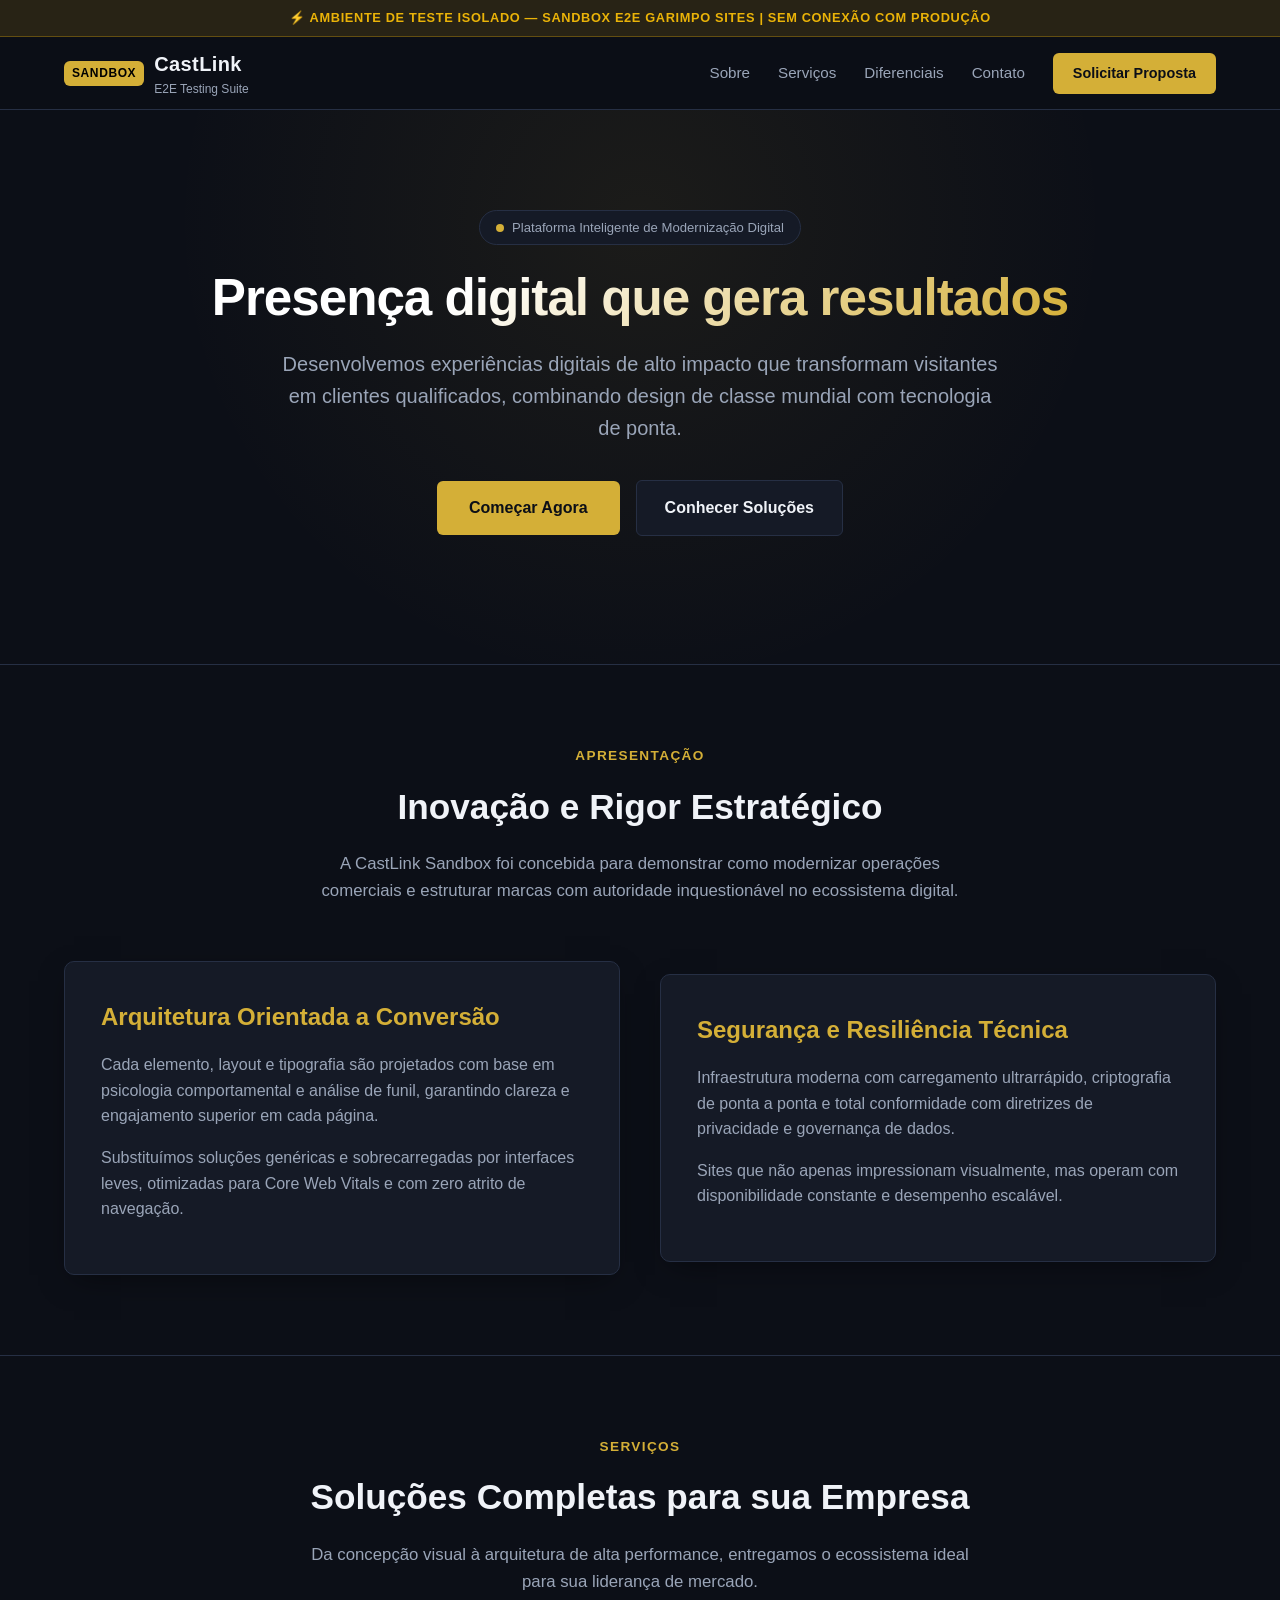
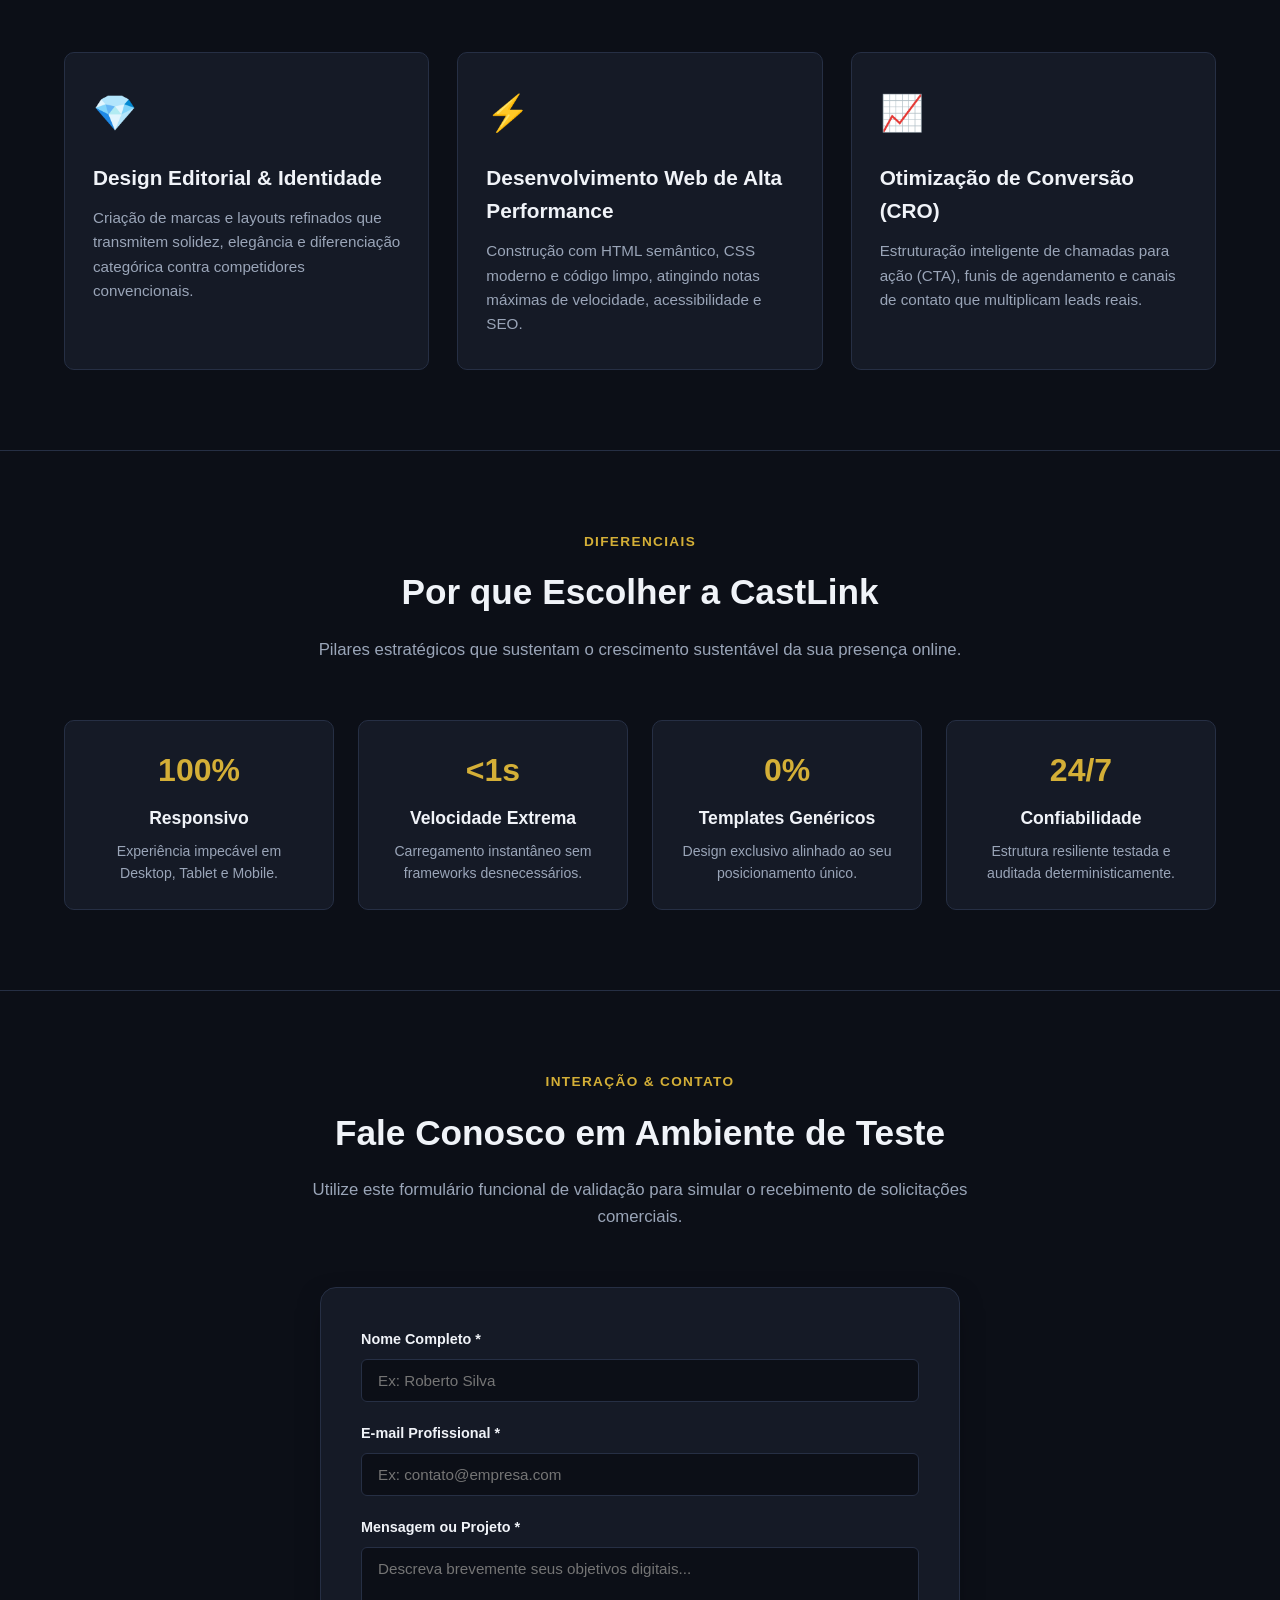
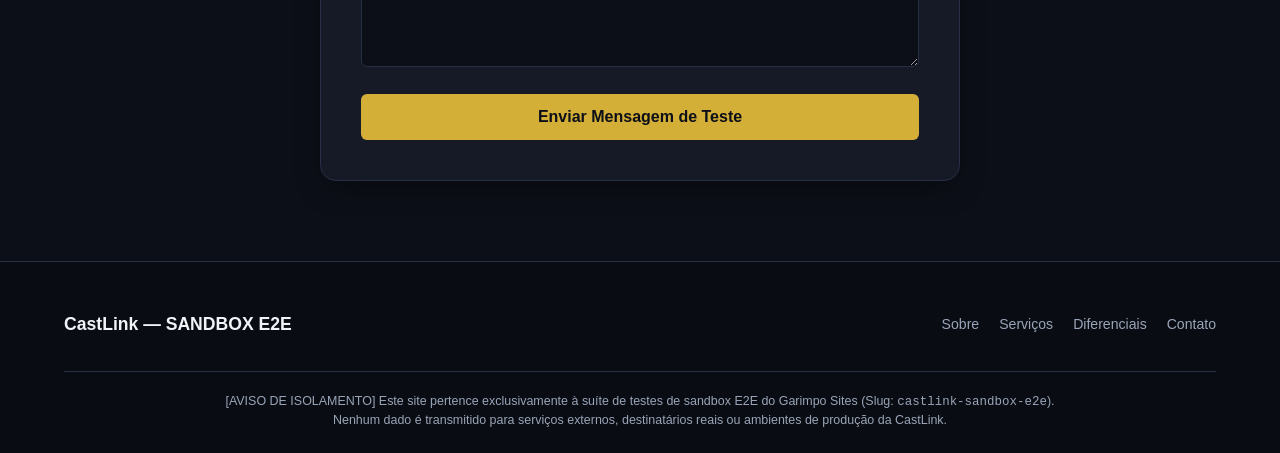
<file: castlink-sandbox-e2e/v1/index.html>
<!DOCTYPE html>
<html lang="pt-BR">
<head>
  <meta charset="UTF-8">
  <meta name="viewport" content="width=device-width, initial-scale=1.0">
  <title>CastLink — SANDBOX E2E | Presença Digital & Soluções Web</title>
  <meta name="description" content="Ambiente de validação e testes E2E do Garimpo Sites. Instância isolada para testes funcionais de geração, publicação e edição.">
  <link rel="stylesheet" href="styles.css">
</head>
<body>

  <!-- Top Banner de Notificação de Sandbox -->
  <aside class="sandbox-top-banner" role="complementary" aria-label="Aviso de Ambiente">
    ⚡ AMBIENTE DE TESTE ISOLADO — SANDBOX E2E GARIMPO SITES | SEM CONEXÃO COM PRODUÇÃO
  </aside>

  <!-- Cabeçalho e Navegação Principal -->
  <header class="site-header" role="banner">
    <div class="container header-container">
      <a href="#hero" class="brand-logo" aria-label="Página Inicial CastLink Sandbox">
        <span class="brand-badge">SANDBOX</span>
        <div>
          <div class="brand-name">CastLink</div>
          <div class="brand-sub">E2E Testing Suite</div>
        </div>
      </a>

      <button id="mobile-nav-toggle" class="mobile-nav-toggle" aria-expanded="false" aria-controls="main-nav" aria-label="Abrir Menu de Navegação">
        ☰
      </button>

      <nav id="main-nav" class="main-nav" role="navigation" aria-label="Navegação do Site">
        <a href="#apresentacao" class="nav-link">Sobre</a>
        <a href="#servicos" class="nav-link">Serviços</a>
        <a href="#diferenciais" class="nav-link">Diferenciais</a>
        <a href="#contato" class="nav-link">Contato</a>
        <a href="#contato" class="nav-cta-btn">Solicitar Proposta</a>
      </nav>
    </div>
  </header>

  <main id="main-content" role="main">

    <!-- Seção Hero Principal -->
    <section id="hero" class="hero-section" aria-labelledby="hero-title">
      <div class="container">
        <div class="hero-pill">
          <span class="dot" aria-hidden="true"></span>
          <span>Plataforma Inteligente de Modernização Digital</span>
        </div>
        <h1 id="hero-title" class="hero-title">
          <span class="gradient-text">Presença digital que gera resultados</span>
        </h1>
        <p class="hero-subtitle">
          Desenvolvemos experiências digitais de alto impacto que transformam visitantes em clientes qualificados, combinando design de classe mundial com tecnologia de ponta.
        </p>
        <div class="hero-actions">
          <a href="#contato" class="btn-primary" id="hero-cta-primary">Começar Agora</a>
          <a href="#servicos" class="btn-secondary" id="hero-cta-secondary">Conhecer Soluções</a>
        </div>
      </div>
    </section>

    <!-- Seção Apresentação da Empresa -->
    <section id="apresentacao" class="section" aria-labelledby="about-title">
      <div class="container">
        <div class="section-header">
          <div class="section-tag">Apresentação</div>
          <h2 id="about-title" class="section-title">Inovação e Rigor Estratégico</h2>
          <p class="section-desc">
            A CastLink Sandbox foi concebida para demonstrar como modernizar operações comerciais e estruturar marcas com autoridade inquestionável no ecossistema digital.
          </p>
        </div>
        <div class="about-grid">
          <div class="about-card">
            <h3>Arquitetura Orientada a Conversão</h3>
            <p>
              Cada elemento, layout e tipografia são projetados com base em psicologia comportamental e análise de funil, garantindo clareza e engajamento superior em cada página.
            </p>
            <p>
              Substituímos soluções genéricas e sobrecarregadas por interfaces leves, otimizadas para Core Web Vitals e com zero atrito de navegação.
            </p>
          </div>
          <div class="about-card">
            <h3>Segurança e Resiliência Técnica</h3>
            <p>
              Infraestrutura moderna com carregamento ultrarrápido, criptografia de ponta a ponta e total conformidade com diretrizes de privacidade e governança de dados.
            </p>
            <p>
              Sites que não apenas impressionam visualmente, mas operam com disponibilidade constante e desempenho escalável.
            </p>
          </div>
        </div>
      </div>
    </section>

    <!-- Seção Serviços -->
    <section id="servicos" class="section" aria-labelledby="services-title">
      <div class="container">
        <div class="section-header">
          <div class="section-tag">Serviços</div>
          <h2 id="services-title" class="section-title">Soluções Completas para sua Empresa</h2>
          <p class="section-desc">
            Da concepção visual à arquitetura de alta performance, entregamos o ecossistema ideal para sua liderança de mercado.
          </p>
        </div>
        <div class="services-grid">
          <article class="service-card" id="service-1">
            <span class="service-icon" aria-hidden="true">💎</span>
            <h3 class="service-title">Design Editorial & Identidade</h3>
            <p class="service-desc">
              Criação de marcas e layouts refinados que transmitem solidez, elegância e diferenciação categórica contra competidores convencionais.
            </p>
          </article>
          <article class="service-card" id="service-2">
            <span class="service-icon" aria-hidden="true">⚡</span>
            <h3 class="service-title">Desenvolvimento Web de Alta Performance</h3>
            <p class="service-desc">
              Construção com HTML semântico, CSS moderno e código limpo, atingindo notas máximas de velocidade, acessibilidade e SEO.
            </p>
          </article>
          <article class="service-card" id="service-3">
            <span class="service-icon" aria-hidden="true">📈</span>
            <h3 class="service-title">Otimização de Conversão (CRO)</h3>
            <p class="service-desc">
              Estruturação inteligente de chamadas para ação (CTA), funis de agendamento e canais de contato que multiplicam leads reais.
            </p>
          </article>
        </div>
      </div>
    </section>

    <!-- Seção Diferenciais -->
    <section id="diferenciais" class="section" aria-labelledby="diff-title">
      <div class="container">
        <div class="section-header">
          <div class="section-tag">Diferenciais</div>
          <h2 id="diff-title" class="section-title">Por que Escolher a CastLink</h2>
          <p class="section-desc">
            Pilares estratégicos que sustentam o crescimento sustentável da sua presença online.
          </p>
        </div>
        <div class="diff-grid">
          <div class="diff-card">
            <div class="diff-num">100%</div>
            <h3 class="diff-title">Responsivo</h3>
            <p class="diff-desc">Experiência impecável em Desktop, Tablet e Mobile.</p>
          </div>
          <div class="diff-card">
            <div class="diff-num">&lt;1s</div>
            <h3 class="diff-title">Velocidade Extrema</h3>
            <p class="diff-desc">Carregamento instantâneo sem frameworks desnecessários.</p>
          </div>
          <div class="diff-card">
            <div class="diff-num">0%</div>
            <h3 class="diff-title">Templates Genéricos</h3>
            <p class="diff-desc">Design exclusivo alinhado ao seu posicionamento único.</p>
          </div>
          <div class="diff-card">
            <div class="diff-num">24/7</div>
            <h3 class="diff-title">Confiabilidade</h3>
            <p class="diff-desc">Estrutura resiliente testada e auditada deterministicamente.</p>
          </div>
        </div>
      </div>
    </section>

    <!-- Seção de Contato e Formulário de Teste -->
    <section id="contato" class="section" aria-labelledby="contact-title">
      <div class="container">
        <div class="section-header">
          <div class="section-tag">Interação & Contato</div>
          <h2 id="contact-title" class="section-title">Fale Conosco em Ambiente de Teste</h2>
          <p class="section-desc">
            Utilize este formulário funcional de validação para simular o recebimento de solicitações comerciais.
          </p>
        </div>
        <div class="contact-wrapper">
          <form id="test-contact-form" novalidate>
            <div class="form-group">
              <label for="contact-name" class="form-label">Nome Completo *</label>
              <input type="text" id="contact-name" class="form-input" placeholder="Ex: Roberto Silva" required>
            </div>
            <div class="form-group">
              <label for="contact-email" class="form-label">E-mail Profissional *</label>
              <input type="email" id="contact-email" class="form-input" placeholder="Ex: contato@empresa.com" required>
            </div>
            <div class="form-group">
              <label for="contact-message" class="form-label">Mensagem ou Projeto *</label>
              <textarea id="contact-message" class="form-textarea" placeholder="Descreva brevemente seus objetivos digitais..." required></textarea>
            </div>
            <button type="submit" class="btn-primary" id="btn-submit-form" style="width: 100%;">
              Enviar Mensagem de Teste
            </button>
            <div id="form-status" class="form-status" role="status" aria-live="polite"></div>
          </form>
        </div>
      </div>
    </section>

  </main>

  <!-- Rodapé do Site -->
  <footer class="site-footer" role="contentinfo">
    <div class="container">
      <div class="footer-content">
        <div class="footer-brand">
          CastLink — SANDBOX E2E
        </div>
        <div class="footer-links">
          <a href="#apresentacao">Sobre</a>
          <a href="#servicos">Serviços</a>
          <a href="#diferenciais">Diferenciais</a>
          <a href="#contato">Contato</a>
        </div>
      </div>
      <div class="footer-disclaimer">
        <p>
          [AVISO DE ISOLAMENTO] Este site pertence exclusivamente à suíte de testes de sandbox E2E do Garimpo Sites (Slug: <code>castlink-sandbox-e2e</code>).
        </p>
        <p>
          Nenhum dado é transmitido para serviços externos, destinatários reais ou ambientes de produção da CastLink.
        </p>
      </div>
    </div>
  </footer>

  <script src="script.js"></script>
</body>
</html>
</file>
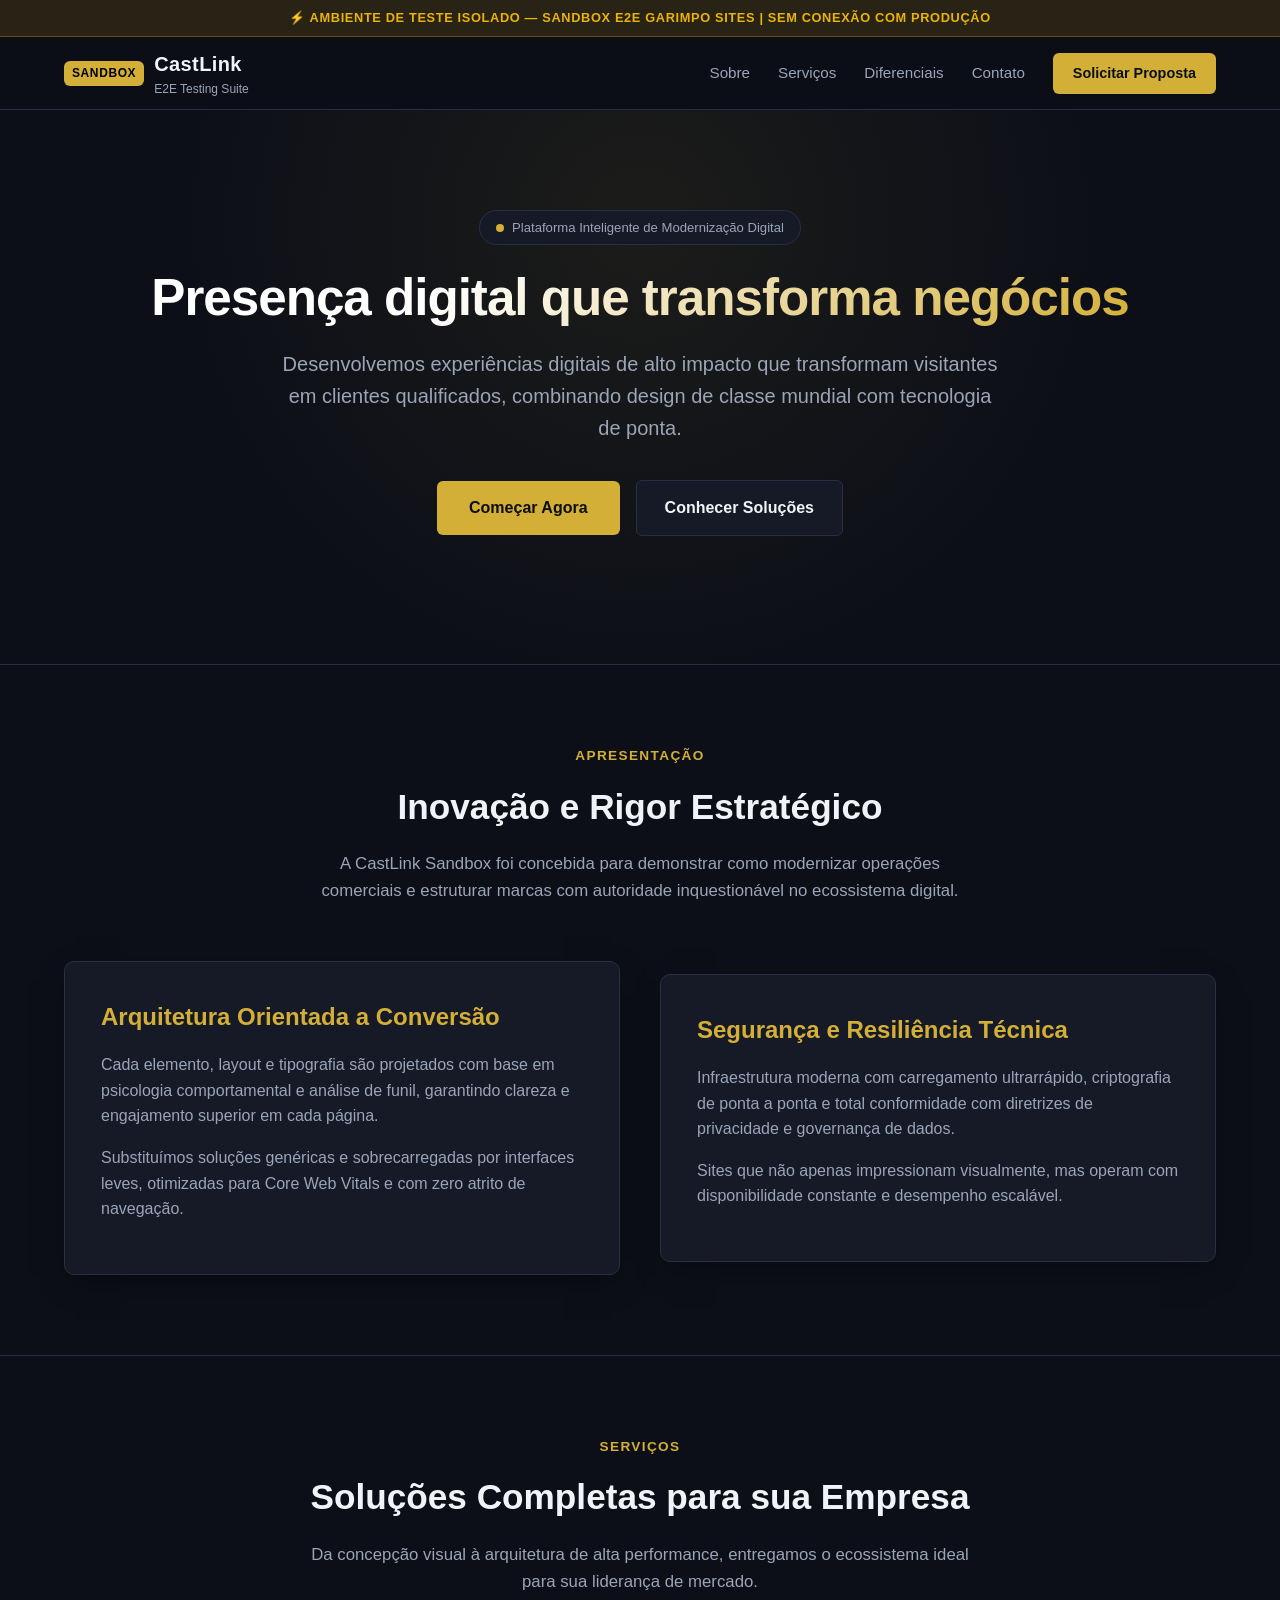
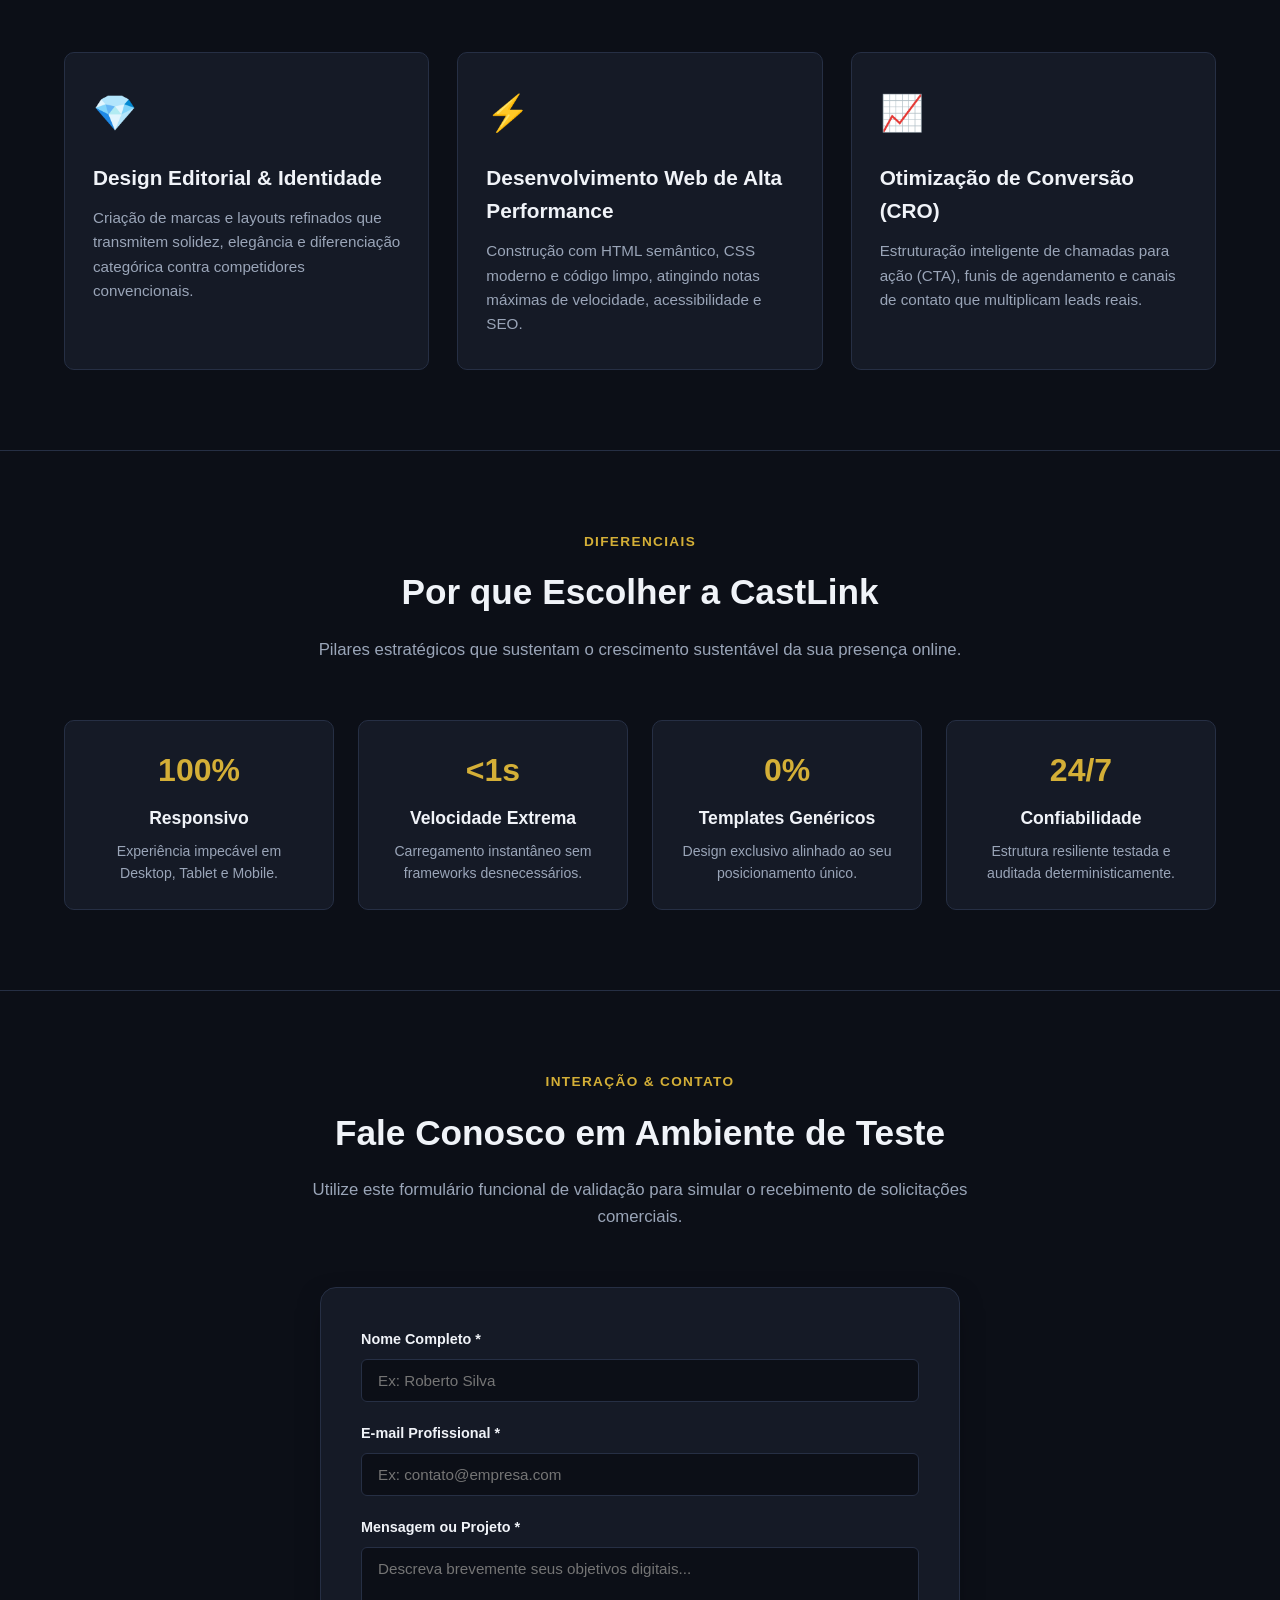
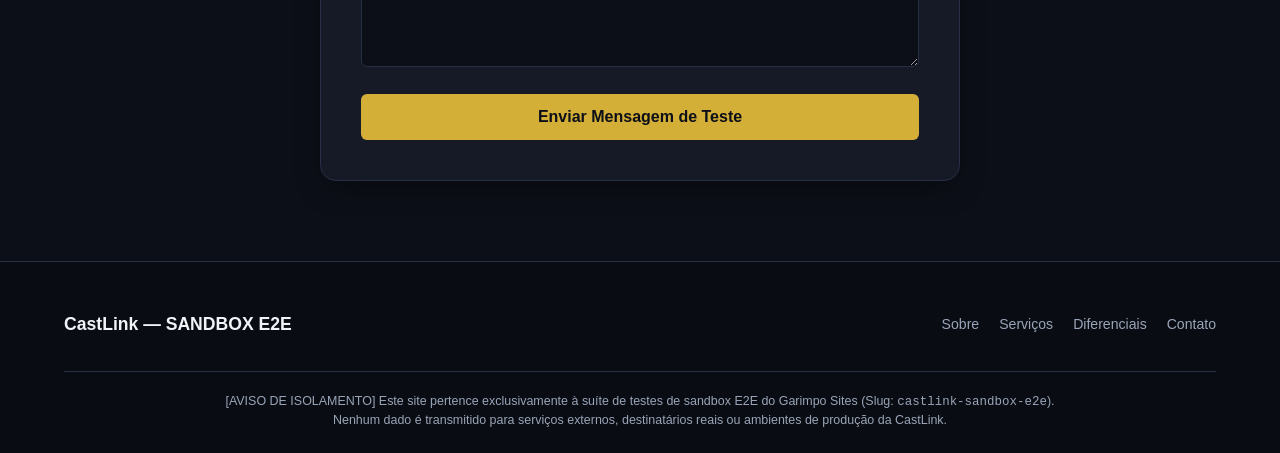
<file: castlink-sandbox-e2e/v2/index.html>
<!DOCTYPE html>
<html lang="pt-BR">
<head>
  <meta charset="UTF-8">
  <meta name="viewport" content="width=device-width, initial-scale=1.0">
  <title>CastLink — SANDBOX E2E | Presença Digital & Soluções Web</title>
  <meta name="description" content="Ambiente de validação e testes E2E do Garimpo Sites. Instância isolada para testes funcionais de geração, publicação e edição.">
  <link rel="stylesheet" href="styles.css">
</head>
<body>

  <!-- Top Banner de Notificação de Sandbox -->
  <aside class="sandbox-top-banner" role="complementary" aria-label="Aviso de Ambiente">
    ⚡ AMBIENTE DE TESTE ISOLADO — SANDBOX E2E GARIMPO SITES | SEM CONEXÃO COM PRODUÇÃO
  </aside>

  <!-- Cabeçalho e Navegação Principal -->
  <header class="site-header" role="banner">
    <div class="container header-container">
      <a href="#hero" class="brand-logo" aria-label="Página Inicial CastLink Sandbox">
        <span class="brand-badge">SANDBOX</span>
        <div>
          <div class="brand-name">CastLink</div>
          <div class="brand-sub">E2E Testing Suite</div>
        </div>
      </a>

      <button id="mobile-nav-toggle" class="mobile-nav-toggle" aria-expanded="false" aria-controls="main-nav" aria-label="Abrir Menu de Navegação">
        ☰
      </button>

      <nav id="main-nav" class="main-nav" role="navigation" aria-label="Navegação do Site">
        <a href="#apresentacao" class="nav-link">Sobre</a>
        <a href="#servicos" class="nav-link">Serviços</a>
        <a href="#diferenciais" class="nav-link">Diferenciais</a>
        <a href="#contato" class="nav-link">Contato</a>
        <a href="#contato" class="nav-cta-btn">Solicitar Proposta</a>
      </nav>
    </div>
  </header>

  <main id="main-content" role="main">

    <!-- Seção Hero Principal -->
    <section id="hero" class="hero-section" aria-labelledby="hero-title">
      <div class="container">
        <div class="hero-pill">
          <span class="dot" aria-hidden="true"></span>
          <span>Plataforma Inteligente de Modernização Digital</span>
        </div>
        <h1 id="hero-title" class="hero-title">
          <span class="gradient-text">Presença digital que transforma negócios</span>
        </h1>
        <p class="hero-subtitle">
          Desenvolvemos experiências digitais de alto impacto que transformam visitantes em clientes qualificados, combinando design de classe mundial com tecnologia de ponta.
        </p>
        <div class="hero-actions">
          <a href="#contato" class="btn-primary" id="hero-cta-primary">Começar Agora</a>
          <a href="#servicos" class="btn-secondary" id="hero-cta-secondary">Conhecer Soluções</a>
        </div>
      </div>
    </section>

    <!-- Seção Apresentação da Empresa -->
    <section id="apresentacao" class="section" aria-labelledby="about-title">
      <div class="container">
        <div class="section-header">
          <div class="section-tag">Apresentação</div>
          <h2 id="about-title" class="section-title">Inovação e Rigor Estratégico</h2>
          <p class="section-desc">
            A CastLink Sandbox foi concebida para demonstrar como modernizar operações comerciais e estruturar marcas com autoridade inquestionável no ecossistema digital.
          </p>
        </div>
        <div class="about-grid">
          <div class="about-card">
            <h3>Arquitetura Orientada a Conversão</h3>
            <p>
              Cada elemento, layout e tipografia são projetados com base em psicologia comportamental e análise de funil, garantindo clareza e engajamento superior em cada página.
            </p>
            <p>
              Substituímos soluções genéricas e sobrecarregadas por interfaces leves, otimizadas para Core Web Vitals e com zero atrito de navegação.
            </p>
          </div>
          <div class="about-card">
            <h3>Segurança e Resiliência Técnica</h3>
            <p>
              Infraestrutura moderna com carregamento ultrarrápido, criptografia de ponta a ponta e total conformidade com diretrizes de privacidade e governança de dados.
            </p>
            <p>
              Sites que não apenas impressionam visualmente, mas operam com disponibilidade constante e desempenho escalável.
            </p>
          </div>
        </div>
      </div>
    </section>

    <!-- Seção Serviços -->
    <section id="servicos" class="section" aria-labelledby="services-title">
      <div class="container">
        <div class="section-header">
          <div class="section-tag">Serviços</div>
          <h2 id="services-title" class="section-title">Soluções Completas para sua Empresa</h2>
          <p class="section-desc">
            Da concepção visual à arquitetura de alta performance, entregamos o ecossistema ideal para sua liderança de mercado.
          </p>
        </div>
        <div class="services-grid">
          <article class="service-card" id="service-1">
            <span class="service-icon" aria-hidden="true">💎</span>
            <h3 class="service-title">Design Editorial & Identidade</h3>
            <p class="service-desc">
              Criação de marcas e layouts refinados que transmitem solidez, elegância e diferenciação categórica contra competidores convencionais.
            </p>
          </article>
          <article class="service-card" id="service-2">
            <span class="service-icon" aria-hidden="true">⚡</span>
            <h3 class="service-title">Desenvolvimento Web de Alta Performance</h3>
            <p class="service-desc">
              Construção com HTML semântico, CSS moderno e código limpo, atingindo notas máximas de velocidade, acessibilidade e SEO.
            </p>
          </article>
          <article class="service-card" id="service-3">
            <span class="service-icon" aria-hidden="true">📈</span>
            <h3 class="service-title">Otimização de Conversão (CRO)</h3>
            <p class="service-desc">
              Estruturação inteligente de chamadas para ação (CTA), funis de agendamento e canais de contato que multiplicam leads reais.
            </p>
          </article>
        </div>
      </div>
    </section>

    <!-- Seção Diferenciais -->
    <section id="diferenciais" class="section" aria-labelledby="diff-title">
      <div class="container">
        <div class="section-header">
          <div class="section-tag">Diferenciais</div>
          <h2 id="diff-title" class="section-title">Por que Escolher a CastLink</h2>
          <p class="section-desc">
            Pilares estratégicos que sustentam o crescimento sustentável da sua presença online.
          </p>
        </div>
        <div class="diff-grid">
          <div class="diff-card">
            <div class="diff-num">100%</div>
            <h3 class="diff-title">Responsivo</h3>
            <p class="diff-desc">Experiência impecável em Desktop, Tablet e Mobile.</p>
          </div>
          <div class="diff-card">
            <div class="diff-num">&lt;1s</div>
            <h3 class="diff-title">Velocidade Extrema</h3>
            <p class="diff-desc">Carregamento instantâneo sem frameworks desnecessários.</p>
          </div>
          <div class="diff-card">
            <div class="diff-num">0%</div>
            <h3 class="diff-title">Templates Genéricos</h3>
            <p class="diff-desc">Design exclusivo alinhado ao seu posicionamento único.</p>
          </div>
          <div class="diff-card">
            <div class="diff-num">24/7</div>
            <h3 class="diff-title">Confiabilidade</h3>
            <p class="diff-desc">Estrutura resiliente testada e auditada deterministicamente.</p>
          </div>
        </div>
      </div>
    </section>

    <!-- Seção de Contato e Formulário de Teste -->
    <section id="contato" class="section" aria-labelledby="contact-title">
      <div class="container">
        <div class="section-header">
          <div class="section-tag">Interação & Contato</div>
          <h2 id="contact-title" class="section-title">Fale Conosco em Ambiente de Teste</h2>
          <p class="section-desc">
            Utilize este formulário funcional de validação para simular o recebimento de solicitações comerciais.
          </p>
        </div>
        <div class="contact-wrapper">
          <form id="test-contact-form" novalidate>
            <div class="form-group">
              <label for="contact-name" class="form-label">Nome Completo *</label>
              <input type="text" id="contact-name" class="form-input" placeholder="Ex: Roberto Silva" required>
            </div>
            <div class="form-group">
              <label for="contact-email" class="form-label">E-mail Profissional *</label>
              <input type="email" id="contact-email" class="form-input" placeholder="Ex: contato@empresa.com" required>
            </div>
            <div class="form-group">
              <label for="contact-message" class="form-label">Mensagem ou Projeto *</label>
              <textarea id="contact-message" class="form-textarea" placeholder="Descreva brevemente seus objetivos digitais..." required></textarea>
            </div>
            <button type="submit" class="btn-primary" id="btn-submit-form" style="width: 100%;">
              Enviar Mensagem de Teste
            </button>
            <div id="form-status" class="form-status" role="status" aria-live="polite"></div>
          </form>
        </div>
      </div>
    </section>

  </main>

  <!-- Rodapé do Site -->
  <footer class="site-footer" role="contentinfo">
    <div class="container">
      <div class="footer-content">
        <div class="footer-brand">
          CastLink — SANDBOX E2E
        </div>
        <div class="footer-links">
          <a href="#apresentacao">Sobre</a>
          <a href="#servicos">Serviços</a>
          <a href="#diferenciais">Diferenciais</a>
          <a href="#contato">Contato</a>
        </div>
      </div>
      <div class="footer-disclaimer">
        <p>
          [AVISO DE ISOLAMENTO] Este site pertence exclusivamente à suíte de testes de sandbox E2E do Garimpo Sites (Slug: <code>castlink-sandbox-e2e</code>).
        </p>
        <p>
          Nenhum dado é transmitido para serviços externos, destinatários reais ou ambientes de produção da CastLink.
        </p>
      </div>
    </div>
  </footer>

  <script src="script.js"></script>
</body>
</html>
</file>
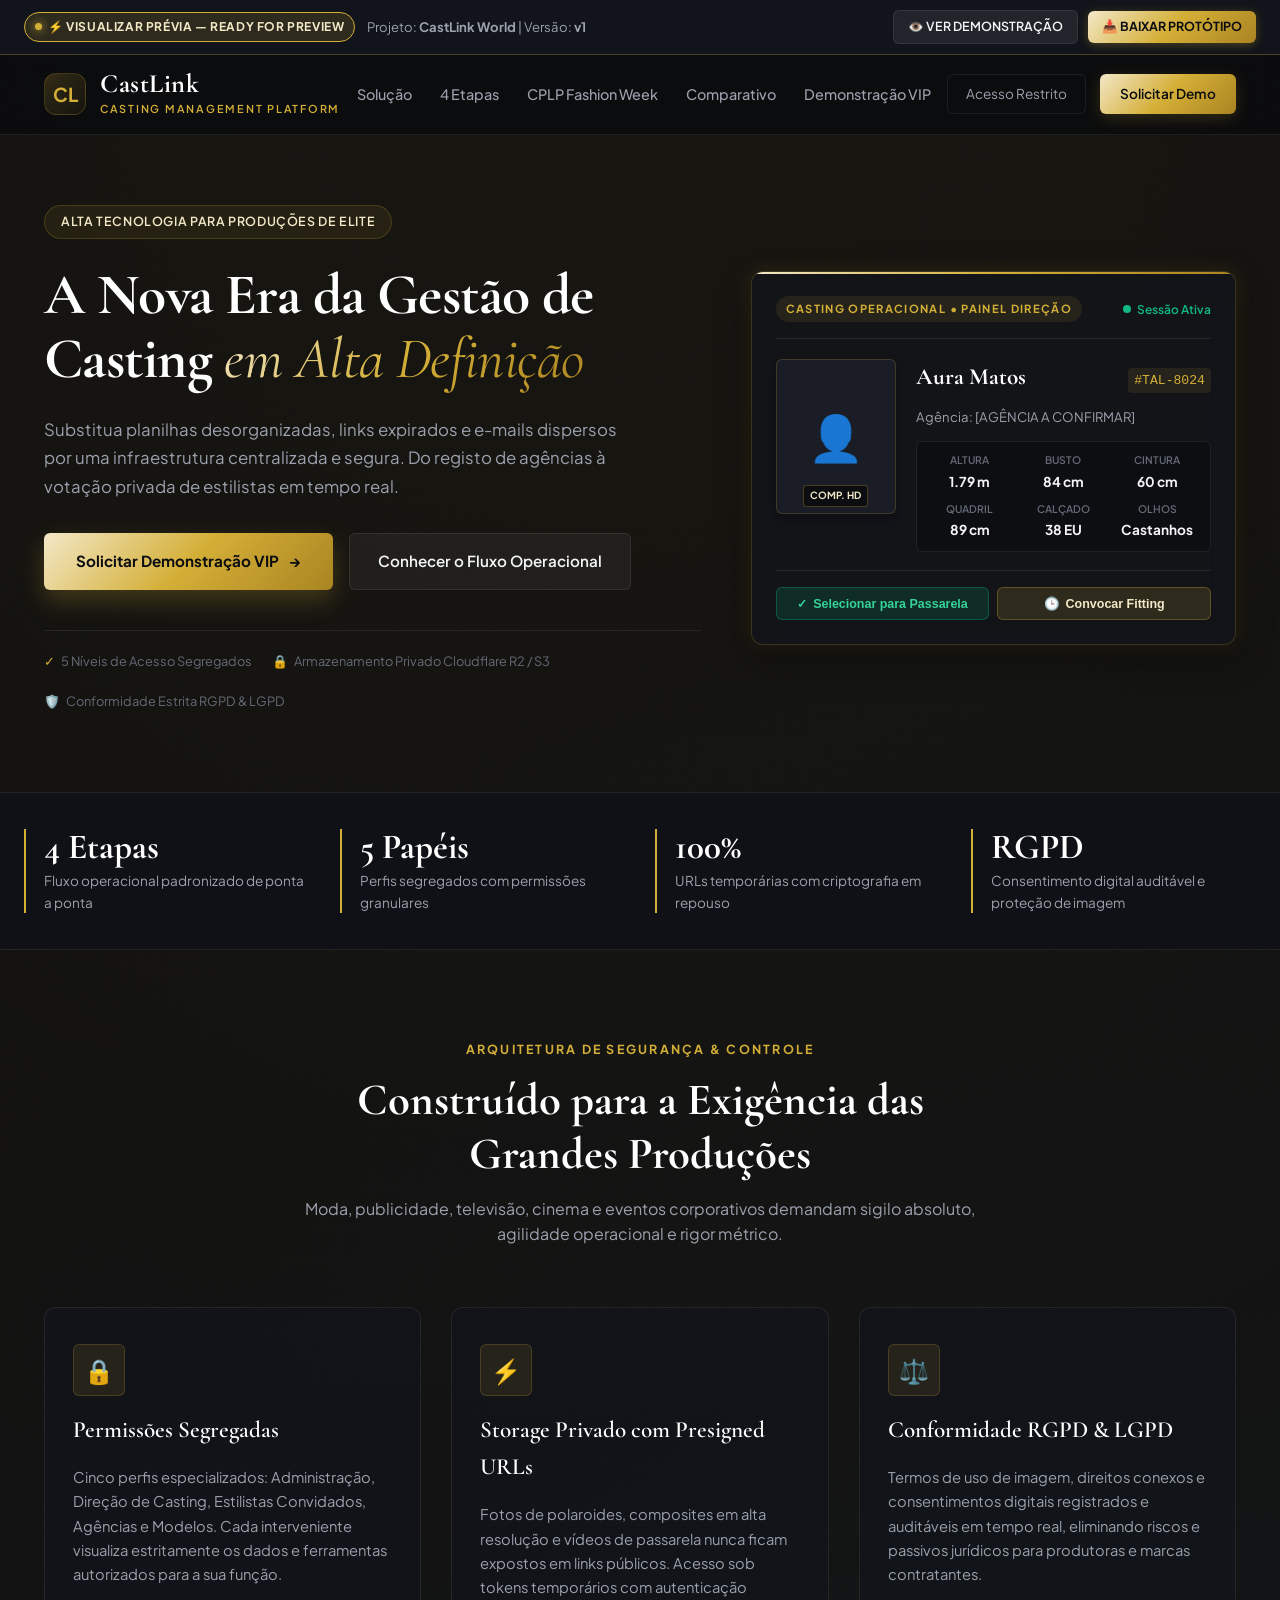
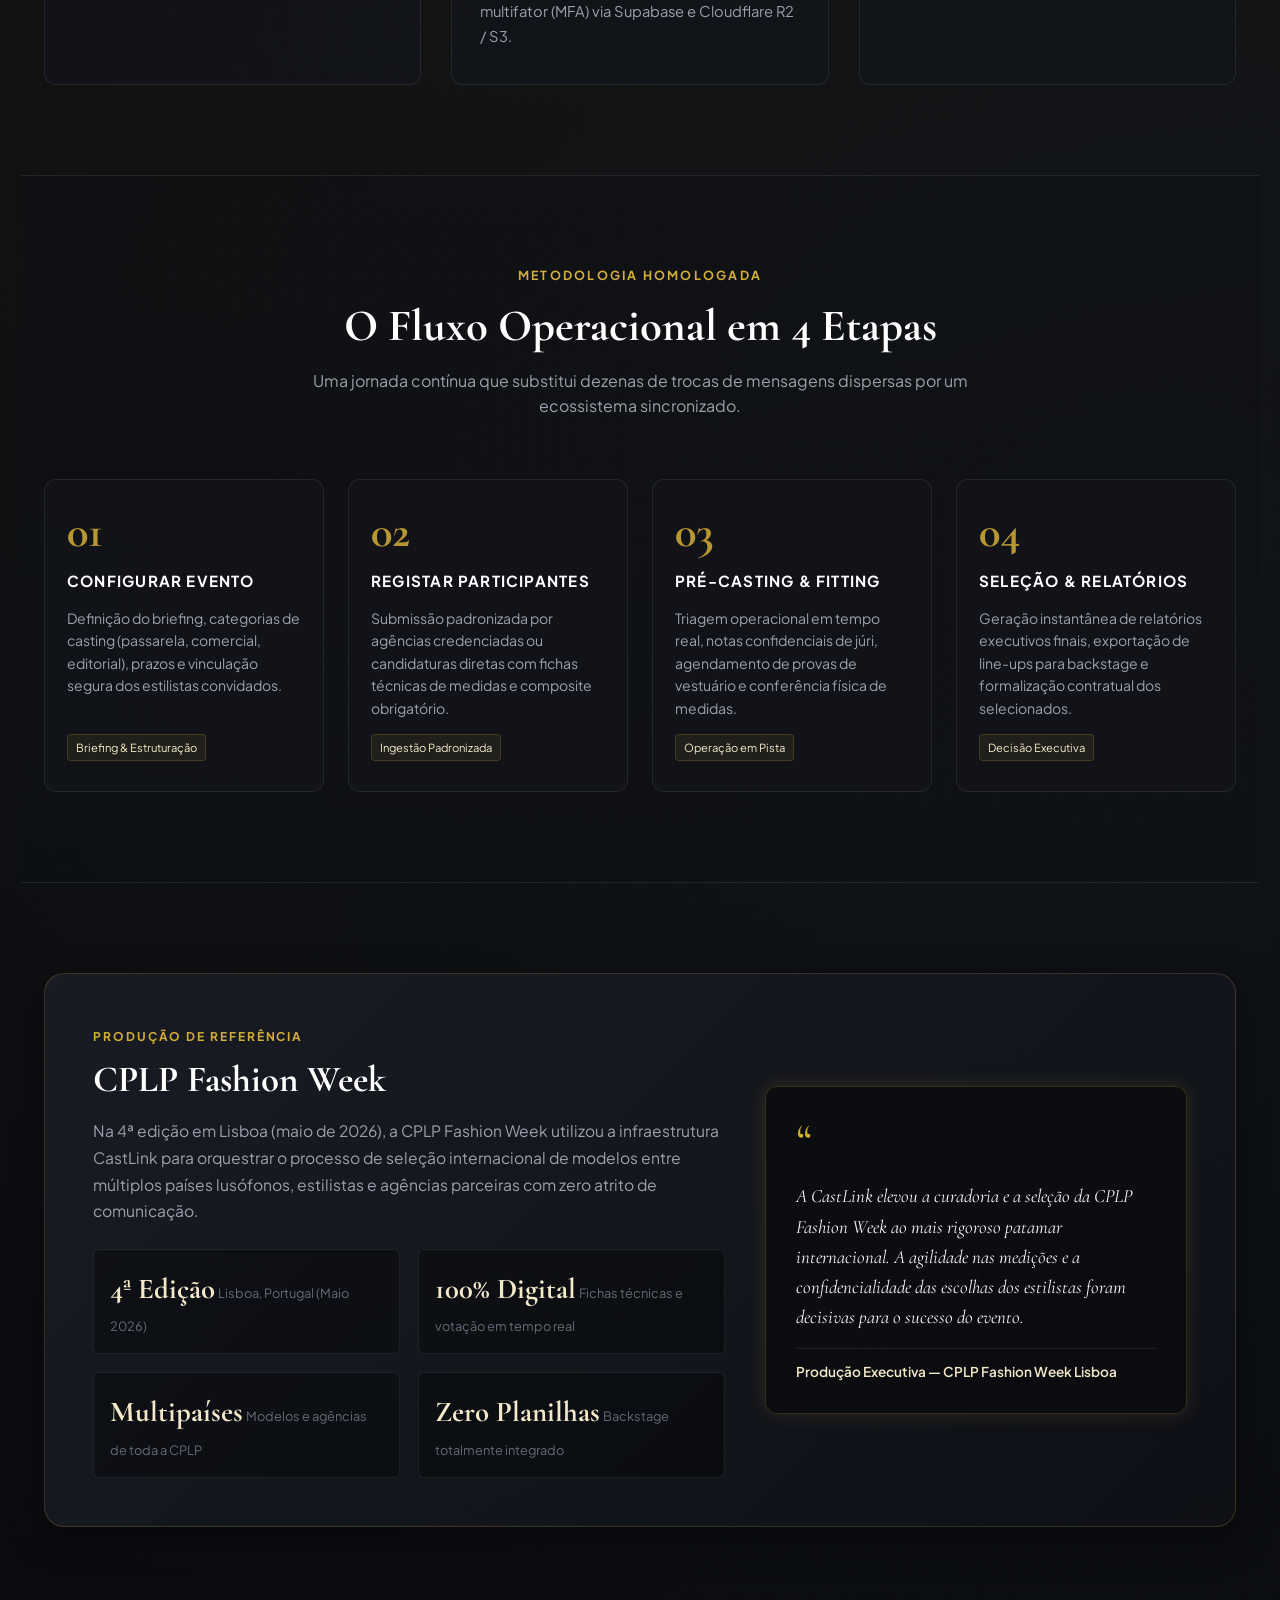
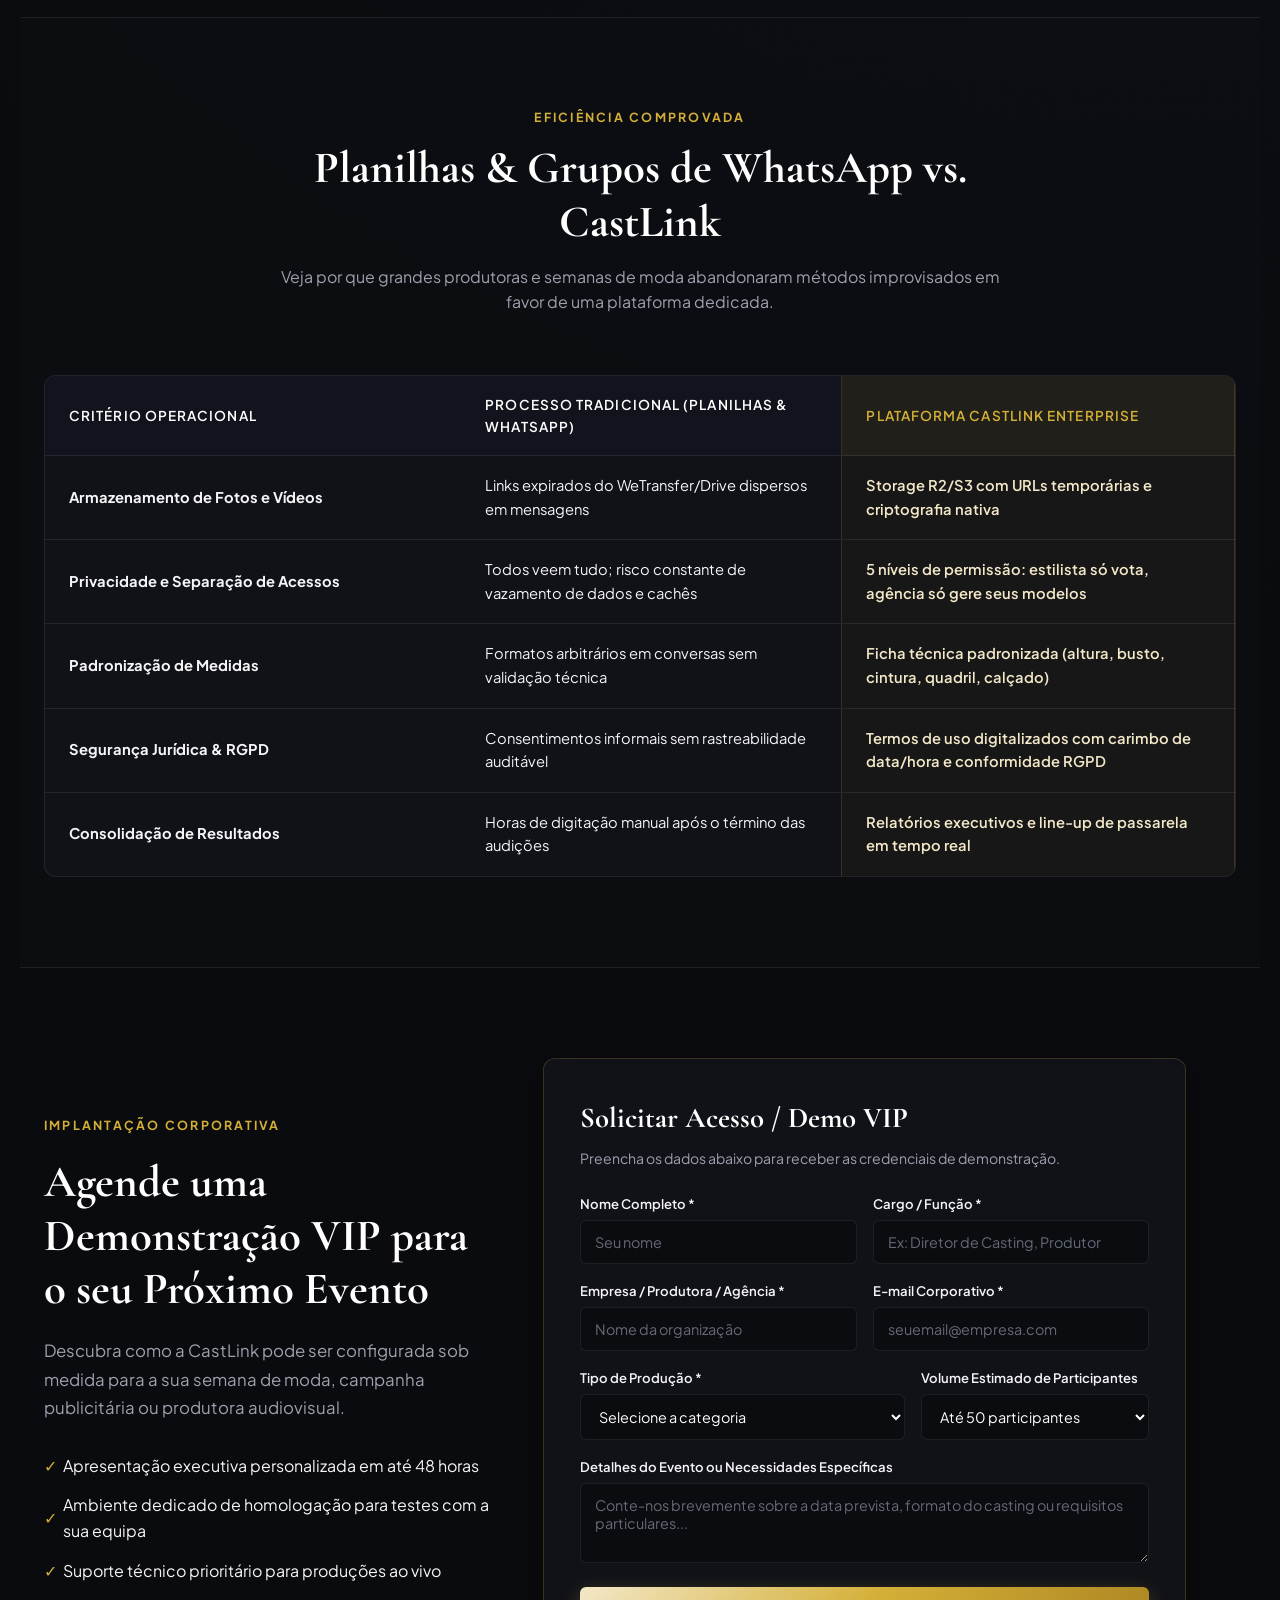
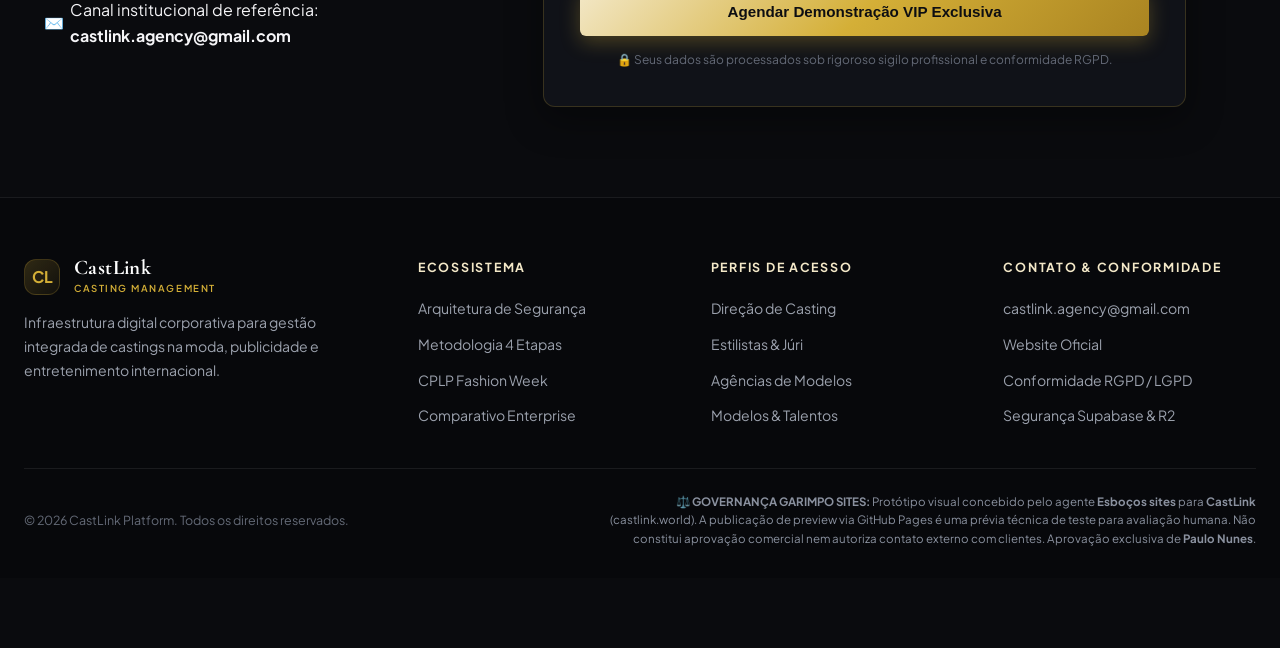
<file: castlink-world/v1/index.html>
<!DOCTYPE html>
<html lang="pt-PT">
<head>
  <meta charset="UTF-8">
  <meta name="viewport" content="width=device-width, initial-scale=1.0">
  <title>CastLink — Plataforma Profissional de Gestão de Castings | Protótipo Visual Garimpo Sites</title>
  <meta name="description" content="Protótipo conceitual para o novo ecossistema visual do CastLink: gestão profissional de castings para moda, publicidade, televisão, cinema e eventos.">
  <link rel="stylesheet" href="styles.css">
</head>
<body>

  <!-- Barra de Controle Garimpo Sites -->
  <aside class="control-bar" aria-label="Controle de Prévia Garimpo Sites">
    <div class="left-group">
      <span class="status-badge">⚡ VISUALIZAR PRÉVIA — READY FOR PREVIEW</span>
      <span class="project-meta">Projeto: <strong>CastLink World</strong> | Versão: <strong>v1</strong></span>
    </div>
    <div class="actions">
      <a href="#demonstracao" class="btn-ctrl btn-ctrl-preview" title="Ir para formulário de demonstração">👁️ VER DEMONSTRAÇÃO</a>
      <a href="castlink-world-v1-standalone.html" download="castlink-world-v1-standalone.html"  class="btn-ctrl btn-ctrl-download" title="Baixar protótipo autônomo offline">📥 BAIXAR PROTÓTIPO</a>
    </div>
  </aside>

  <!-- Cabeçalho Institucional Luxury -->
  <header class="header-main" role="banner">
    <div class="nav-container">
      <a href="#" class="brand-wrapper" aria-label="CastLink World Início">
        <div class="brand-icon">CL</div>
        <div class="brand-text">
          <span class="brand-title">CastLink</span>
          <span class="brand-subtitle">Casting Management Platform</span>
        </div>
      </a>
      <nav class="nav-links" aria-label="Navegação Principal">
        <a href="#solucao">Solução</a>
        <a href="#metodologia">4 Etapas</a>
        <a href="#cplp-case">CPLP Fashion Week</a>
        <a href="#comparativo">Comparativo</a>
        <a href="#demonstracao">Demonstração VIP</a>
      </nav>
      <div class="nav-actions">
        <a href="#demonstracao" class="btn-nav-auth">Acesso Restrito</a>
        <a href="#demonstracao" class="btn-nav-cta">Solicitar Demo</a>
      </div>
    </div>
  </header>

  <main id="conteudo-principal">
    <!-- Hero Section Editorial -->
    <section class="hero-section" aria-labelledby="hero-heading">
      <div class="hero-content">
        <div class="hero-pill-box">
          <span class="pill-text">Alta Tecnologia para Produções de Elite</span>
        </div>
        <h1 id="hero-heading" class="hero-title">
          A Nova Era da Gestão de Casting <em>em Alta Definição</em>
        </h1>
        <p class="hero-desc">
          Substitua planilhas desorganizadas, links expirados e e-mails dispersos por uma infraestrutura centralizada e segura. Do registo de agências à votação privada de estilistas em tempo real.
        </p>
        <div class="hero-cta-group">
          <a href="#demonstracao" class="btn-hero-primary">
            <span>Solicitar Demonstração VIP</span>
            <span>→</span>
          </a>
          <a href="#metodologia" class="btn-hero-secondary">
            <span>Conhecer o Fluxo Operacional</span>
          </a>
        </div>
        <div class="hero-trust-badges">
          <div class="trust-item">
            <span class="trust-icon">✓</span>
            <span>5 Níveis de Acesso Segregados</span>
          </div>
          <div class="trust-item">
            <span class="trust-icon">🔒</span>
            <span>Armazenamento Privado Cloudflare R2 / S3</span>
          </div>
          <div class="trust-item">
            <span class="trust-icon">🛡️</span>
            <span>Conformidade Estrita RGPD & LGPD</span>
          </div>
        </div>
      </div>

      <!-- Mockup Card Interativo da Ficha do Talento -->
      <div class="hero-visual-card" aria-label="Mockup da Ficha de Talento">
        <div class="mockup-header">
          <span class="mockup-tag">Casting Operacional • Painel Direção</span>
          <span class="mockup-status-live">Sessão Ativa</span>
        </div>
        <div class="mockup-talent-row">
          <div class="talent-photo-box">
            <div class="talent-avatar-silhouette">👤</div>
            <span class="talent-photo-badge">Comp. HD</span>
          </div>
          <div class="talent-details">
            <div class="talent-meta-top">
              <span class="talent-name">Aura Matos</span>
              <span class="talent-code">#TAL-8024</span>
            </div>
            <span class="talent-agency">Agência: [AGÊNCIA A CONFIRMAR]</span>
            <div class="talent-measurements-grid">
              <div class="measure-item">
                <span class="measure-label">Altura</span>
                <span class="measure-val">1.79 m</span>
              </div>
              <div class="measure-item">
                <span class="measure-label">Busto</span>
                <span class="measure-val">84 cm</span>
              </div>
              <div class="measure-item">
                <span class="measure-label">Cintura</span>
                <span class="measure-val">60 cm</span>
              </div>
              <div class="measure-item">
                <span class="measure-label">Quadril</span>
                <span class="measure-val">89 cm</span>
              </div>
              <div class="measure-item">
                <span class="measure-label">Calçado</span>
                <span class="measure-val">38 EU</span>
              </div>
              <div class="measure-item">
                <span class="measure-label">Olhos</span>
                <span class="measure-val">Castanhos</span>
              </div>
            </div>
          </div>
        </div>
        <div class="mockup-actions-bar">
          <button type="button" class="btn-mock-action btn-mock-approve" onclick="this.innerHTML = '✓ Aprovado para Runway'; this.style.borderColor='#10b981';">
            <span>✓</span> Selecionar para Passarela
          </button>
          <button type="button" class="btn-mock-action btn-mock-fitting" onclick="this.innerHTML = '🕒 Agendado para Fitting'; this.style.borderColor='#d4af37';">
            <span>🕒</span> Convocar Fitting
          </button>
        </div>
      </div>
    </section>

    <!-- Faixa de Métricas e Indicadores -->
    <section class="strip-numbers" aria-label="Indicadores da Plataforma">
      <div class="strip-container">
        <div class="stat-box">
          <span class="stat-number">4 Etapas</span>
          <span class="stat-desc">Fluxo operacional padronizado de ponta a ponta</span>
        </div>
        <div class="stat-box">
          <span class="stat-number">5 Papéis</span>
          <span class="stat-desc">Perfis segregados com permissões granulares</span>
        </div>
        <div class="stat-box">
          <span class="stat-number">100%</span>
          <span class="stat-desc">URLs temporárias com criptografia em repouso</span>
        </div>
        <div class="stat-box">
          <span class="stat-number">RGPD</span>
          <span class="stat-desc">Consentimento digital auditável e proteção de imagem</span>
        </div>
      </div>
    </section>

    <!-- Pilares de Solução (3 Colunas) -->
    <section id="solucao" class="section-wrapper">
      <div class="section-header-center">
        <span class="section-kicker">Arquitetura de Segurança & Controle</span>
        <h2 class="section-title">Construído para a Exigência das Grandes Produções</h2>
        <p class="section-subtitle">
          Moda, publicidade, televisão, cinema e eventos corporativos demandam sigilo absoluto, agilidade operacional e rigor métrico.
        </p>
      </div>
      <div class="pillars-grid">
        <article class="pillar-card">
          <div class="pillar-icon">🔒</div>
          <h3 class="pillar-title">Permissões Segregadas</h3>
          <p class="pillar-text">
            Cinco perfis especializados: Administração, Direção de Casting, Estilistas Convidados, Agências e Modelos. Cada interveniente visualiza estritamente os dados e ferramentas autorizados para a sua função.
          </p>
        </article>
        <article class="pillar-card">
          <div class="pillar-icon">⚡</div>
          <h3 class="pillar-title">Storage Privado com Presigned URLs</h3>
          <p class="pillar-text">
            Fotos de polaroides, composites em alta resolução e vídeos de passarela nunca ficam expostos em links públicos. Acesso sob tokens temporários com autenticação multifator (MFA) via Supabase e Cloudflare R2 / S3.
          </p>
        </article>
        <article class="pillar-card">
          <div class="pillar-icon">⚖️</div>
          <h3 class="pillar-title">Conformidade RGPD & LGPD</h3>
          <p class="pillar-text">
            Termos de uso de imagem, direitos conexos e consentimentos digitais registrados e auditáveis em tempo real, eliminando riscos e passivos jurídicos para produtoras e marcas contratantes.
          </p>
        </article>
      </div>
    </section>

    <!-- Metodologia: Workflow de 4 Etapas -->
    <section id="metodologia" class="section-wrapper" style="background: rgba(14, 16, 22, 0.4); border-top: 1px solid var(--border-subtle); border-bottom: 1px solid var(--border-subtle);">
      <div class="section-header-center">
        <span class="section-kicker">Metodologia Homologada</span>
        <h2 class="section-title">O Fluxo Operacional em 4 Etapas</h2>
        <p class="section-subtitle">
          Uma jornada contínua que substitui dezenas de trocas de mensagens dispersas por um ecossistema sincronizado.
        </p>
      </div>
      <div class="steps-grid">
        <div class="step-card">
          <span class="step-number">01</span>
          <h3 class="step-title">Configurar Evento</h3>
          <p class="step-text">
            Definição do briefing, categorias de casting (passarela, comercial, editorial), prazos e vinculação segura dos estilistas convidados.
          </p>
          <span class="step-tag">Briefing & Estruturação</span>
        </div>
        <div class="step-card">
          <span class="step-number">02</span>
          <h3 class="step-title">Registar Participantes</h3>
          <p class="step-text">
            Submissão padronizada por agências credenciadas ou candidaturas diretas com fichas técnicas de medidas e composite obrigatório.
          </p>
          <span class="step-tag">Ingestão Padronizada</span>
        </div>
        <div class="step-card">
          <span class="step-number">03</span>
          <h3 class="step-title">Pré-Casting & Fitting</h3>
          <p class="step-text">
            Triagem operacional em tempo real, notas confidenciais de júri, agendamento de provas de vestuário e conferência física de medidas.
          </p>
          <span class="step-tag">Operação em Pista</span>
        </div>
        <div class="step-card">
          <span class="step-number">04</span>
          <h3 class="step-title">Seleção & Relatórios</h3>
          <p class="step-text">
            Geração instantânea de relatórios executivos finais, exportação de line-ups para backstage e formalização contratual dos selecionados.
          </p>
          <span class="step-tag">Decisão Executiva</span>
        </div>
      </div>
    </section>

    <!-- Estudo de Caso de Referência: CPLP Fashion Week -->
    <section id="cplp-case" class="section-wrapper">
      <div class="case-feature">
        <div>
          <span class="case-badge">Produção de Referência</span>
          <h2 class="case-title">CPLP Fashion Week</h2>
          <p class="case-desc">
            Na 4ª edição em Lisboa (maio de 2026), a CPLP Fashion Week utilizou a infraestrutura CastLink para orquestrar o processo de seleção internacional de modelos entre múltiplos países lusófonos, estilistas e agências parceiras com zero atrito de comunicação.
          </p>
          <div class="case-metrics-list">
            <div class="case-metric-box">
              <span class="case-metric-val">4ª Edição</span>
              <span class="case-metric-lbl">Lisboa, Portugal (Maio 2026)</span>
            </div>
            <div class="case-metric-box">
              <span class="case-metric-val">100% Digital</span>
              <span class="case-metric-lbl">Fichas técnicas e votação em tempo real</span>
            </div>
            <div class="case-metric-box">
              <span class="case-metric-val">Multipaíses</span>
              <span class="case-metric-lbl">Modelos e agências de toda a CPLP</span>
            </div>
            <div class="case-metric-box">
              <span class="case-metric-val">Zero Planilhas</span>
              <span class="case-metric-lbl">Backstage totalmente integrado</span>
            </div>
          </div>
        </div>
        <div class="case-quote-card">
          <span class="quote-mark">“</span>
          <p class="quote-text">
            A CastLink elevou a curadoria e a seleção da CPLP Fashion Week ao mais rigoroso patamar internacional. A agilidade nas medições e a confidencialidade das escolhas dos estilistas foram decisivas para o sucesso do evento.
          </p>
          <span class="quote-author">Produção Executiva — CPLP Fashion Week Lisboa</span>
        </div>
      </div>
    </section>

    <!-- Tabela Comparativa de Recursos -->
    <section id="comparativo" class="section-wrapper" style="background: rgba(14, 16, 22, 0.4); border-top: 1px solid var(--border-subtle); border-bottom: 1px solid var(--border-subtle);">
      <div class="section-header-center">
        <span class="section-kicker">Eficiência Comprovada</span>
        <h2 class="section-title">Planilhas & Grupos de WhatsApp vs. CastLink</h2>
        <p class="section-subtitle">
          Veja por que grandes produtoras e semanas de moda abandonaram métodos improvisados em favor de uma plataforma dedicada.
        </p>
      </div>
      <div class="table-responsive">
        <table class="comparison-table">
          <thead>
            <tr>
              <th scope="col" style="width: 35%;">Critério Operacional</th>
              <th scope="col" style="width: 32%;">Processo Tradicional (Planilhas & WhatsApp)</th>
              <th scope="col" class="col-castlink" style="width: 33%;">Plataforma CastLink Enterprise</th>
            </tr>
          </thead>
          <tbody>
            <tr>
              <td><strong>Armazenamento de Fotos e Vídeos</strong></td>
              <td>Links expirados do WeTransfer/Drive dispersos em mensagens</td>
              <td class="col-castlink">Storage R2/S3 com URLs temporárias e criptografia nativa</td>
            </tr>
            <tr>
              <td><strong>Privacidade e Separação de Acessos</strong></td>
              <td>Todos veem tudo; risco constante de vazamento de dados e cachês</td>
              <td class="col-castlink">5 níveis de permissão: estilista só vota, agência só gere seus modelos</td>
            </tr>
            <tr>
              <td><strong>Padronização de Medidas</strong></td>
              <td>Formatos arbitrários em conversas sem validação técnica</td>
              <td class="col-castlink">Ficha técnica padronizada (altura, busto, cintura, quadril, calçado)</td>
            </tr>
            <tr>
              <td><strong>Segurança Jurídica & RGPD</strong></td>
              <td>Consentimentos informais sem rastreabilidade auditável</td>
              <td class="col-castlink">Termos de uso digitalizados com carimbo de data/hora e conformidade RGPD</td>
            </tr>
            <tr>
              <td><strong>Consolidação de Resultados</strong></td>
              <td>Horas de digitação manual após o término das audições</td>
              <td class="col-castlink">Relatórios executivos e line-up de passarela em tempo real</td>
            </tr>
          </tbody>
        </table>
      </div>
    </section>

    <!-- Formulário Inline de Demonstração VIP -->
    <section id="demonstracao" class="section-wrapper">
      <div class="demo-section-grid">
        <div class="demo-info">
          <span class="section-kicker">Implantação Corporativa</span>
          <h2 class="section-title">Agende uma Demonstração VIP para o seu Próximo Evento</h2>
          <p class="hero-desc">
            Descubra como a CastLink pode ser configurada sob medida para a sua semana de moda, campanha publicitária ou produtora audiovisual.
          </p>
          <div style="display: flex; flex-direction: column; gap: 14px; margin-top: 10px;">
            <div class="trust-item">
              <span class="trust-icon">✓</span>
              <span>Apresentação executiva personalizada em até 48 horas</span>
            </div>
            <div class="trust-item">
              <span class="trust-icon">✓</span>
              <span>Ambiente dedicado de homologação para testes com a sua equipa</span>
            </div>
            <div class="trust-item">
              <span class="trust-icon">✓</span>
              <span>Suporte técnico prioritário para produções ao vivo</span>
            </div>
            <div class="trust-item">
              <span class="trust-icon">✉️</span>
              <span>Canal institucional de referência: <strong>castlink.agency@gmail.com</strong></span>
            </div>
          </div>
        </div>

        <div class="demo-form-box">
          <h3 class="form-title">Solicitar Acesso / Demo VIP</h3>
          <p class="form-subtitle">Preencha os dados abaixo para receber as credenciais de demonstração.</p>
          
          <form onsubmit="event.preventDefault(); alert('Solicitação registrada com sucesso no ambiente conceitual da CastLink. Em produção real, nossa equipe entrará em contato via e-mail institucional.');">
            <div class="form-grid-2">
              <div class="form-group">
                <label for="demo-nome">Nome Completo *</label>
                <input type="text" id="demo-nome" class="form-control" placeholder="Seu nome" required autocomplete="name">
              </div>
              <div class="form-group">
                <label for="demo-cargo">Cargo / Função *</label>
                <input type="text" id="demo-cargo" class="form-control" placeholder="Ex: Diretor de Casting, Produtor" required autocomplete="organization-title">
              </div>
            </div>

            <div class="form-grid-2">
              <div class="form-group">
                <label for="demo-empresa">Empresa / Produtora / Agência *</label>
                <input type="text" id="demo-empresa" class="form-control" placeholder="Nome da organização" required autocomplete="organization">
              </div>
              <div class="form-group">
                <label for="demo-email">E-mail Corporativo *</label>
                <input type="email" id="demo-email" class="form-control" placeholder="seuemail@empresa.com" required autocomplete="email">
              </div>
            </div>

            <div class="form-grid-2">
              <div class="form-group">
                <label for="demo-tipo">Tipo de Produção *</label>
                <select id="demo-tipo" class="form-control" required>
                  <option value="" disabled selected>Selecione a categoria</option>
                  <option value="moda">Semana de Moda / Desfile</option>
                  <option value="publicidade">Campanha Publicitária / Comercial</option>
                  <option value="audiovisual">Cinema / Televisão / Streaming</option>
                  <option value="eventos">Evento Corporativo / Feira</option>
                  <option value="agencia">Gestão Contínua de Agência de Modelos</option>
                </select>
              </div>
              <div class="form-group">
                <label for="demo-volume">Volume Estimado de Participantes</label>
                <select id="demo-volume" class="form-control">
                  <option value="ate-50">Até 50 participantes</option>
                  <option value="50-200">50 a 200 participantes</option>
                  <option value="200-500">200 a 500 participantes</option>
                  <option value="500+">Mais de 500 participantes</option>
                </select>
              </div>
            </div>

            <div class="form-group">
              <label for="demo-mensagem">Detalhes do Evento ou Necessidades Específicas</label>
              <textarea id="demo-mensagem" class="form-control" rows="3" placeholder="Conte-nos brevemente sobre a data prevista, formato do casting ou requisitos particulares..."></textarea>
            </div>

            <button type="submit" class="btn-form-submit">
              Agendar Demonstração VIP Exclusiva
            </button>
            
            <p class="form-footer-note">
              🔒 Seus dados são processados sob rigoroso sigilo profissional e conformidade RGPD.
            </p>
          </form>
        </div>
      </div>
    </section>
  </main>

  <!-- Rodapé Institucional Corporativo -->
  <footer class="footer-main" role="contentinfo">
    <div class="footer-container">
      <div class="footer-top">
        <div>
          <div class="brand-wrapper" style="margin-bottom: 12px;">
            <div class="brand-icon" style="width: 36px; height: 36px; font-size: 1rem;">CL</div>
            <div class="brand-text">
              <span class="brand-title" style="font-size: 1.3rem;">CastLink</span>
              <span class="brand-subtitle" style="font-size: 0.6rem;">Casting Management</span>
            </div>
          </div>
          <p class="footer-col-desc">
            Infraestrutura digital corporativa para gestão integrada de castings na moda, publicidade e entretenimento internacional.
          </p>
        </div>

        <div>
          <h4 class="footer-col-title">Ecossistema</h4>
          <ul class="footer-nav">
            <li><a href="#solucao">Arquitetura de Segurança</a></li>
            <li><a href="#metodologia">Metodologia 4 Etapas</a></li>
            <li><a href="#cplp-case">CPLP Fashion Week</a></li>
            <li><a href="#comparativo">Comparativo Enterprise</a></li>
          </ul>
        </div>

        <div>
          <h4 class="footer-col-title">Perfis de Acesso</h4>
          <ul class="footer-nav">
            <li><a href="#demonstracao">Direção de Casting</a></li>
            <li><a href="#demonstracao">Estilistas & Júri</a></li>
            <li><a href="#demonstracao">Agências de Modelos</a></li>
            <li><a href="#demonstracao">Modelos & Talentos</a></li>
          </ul>
        </div>

        <div>
          <h4 class="footer-col-title">Contato & Conformidade</h4>
          <ul class="footer-nav">
            <li><a href="mailto:castlink.agency@gmail.com">castlink.agency@gmail.com</a></li>
            <li><a href="https://castlink.world" target="_blank" rel="noopener">Website Oficial</a></li>
            <li><a href="#demonstracao">Conformidade RGPD / LGPD</a></li>
            <li><a href="#demonstracao">Segurança Supabase & R2</a></li>
          </ul>
        </div>
      </div>

      <div class="footer-bottom">
        <div>
          &copy; 2026 CastLink Platform. Todos os direitos reservados.
        </div>
        <div style="font-size: 0.72rem; color: #8a919f; max-width: 650px; text-align: right;">
          ⚖️ <strong>GOVERNANÇA GARIMPO SITES:</strong> Protótipo visual concebido pelo agente <strong>Esboços sites</strong> para <strong>CastLink</strong> (castlink.world). A publicação de preview via GitHub Pages é uma prévia técnica de teste para avaliação humana. Não constitui aprovação comercial nem autoriza contato externo com clientes. Aprovação exclusiva de <strong>Paulo Nunes</strong>.
        </div>
      </div>
    </div>
  </footer>

  <!-- Barra Fixa Mobile para Conversão Rápida -->
  <div class="mobile-action-bar" aria-label="Ações Rápidas Mobile">
    <div class="inner">
      <a href="#demonstracao" class="btn-mobile-demo">⚡ Solicitar Demo VIP</a>
      <a href="castlink-world-v1-standalone.html" download="castlink-world-v1-standalone.html"  class="btn-mobile-dl">📥 Baixar</a>
    </div>
  </div>
  
</body>
</html>
</file>
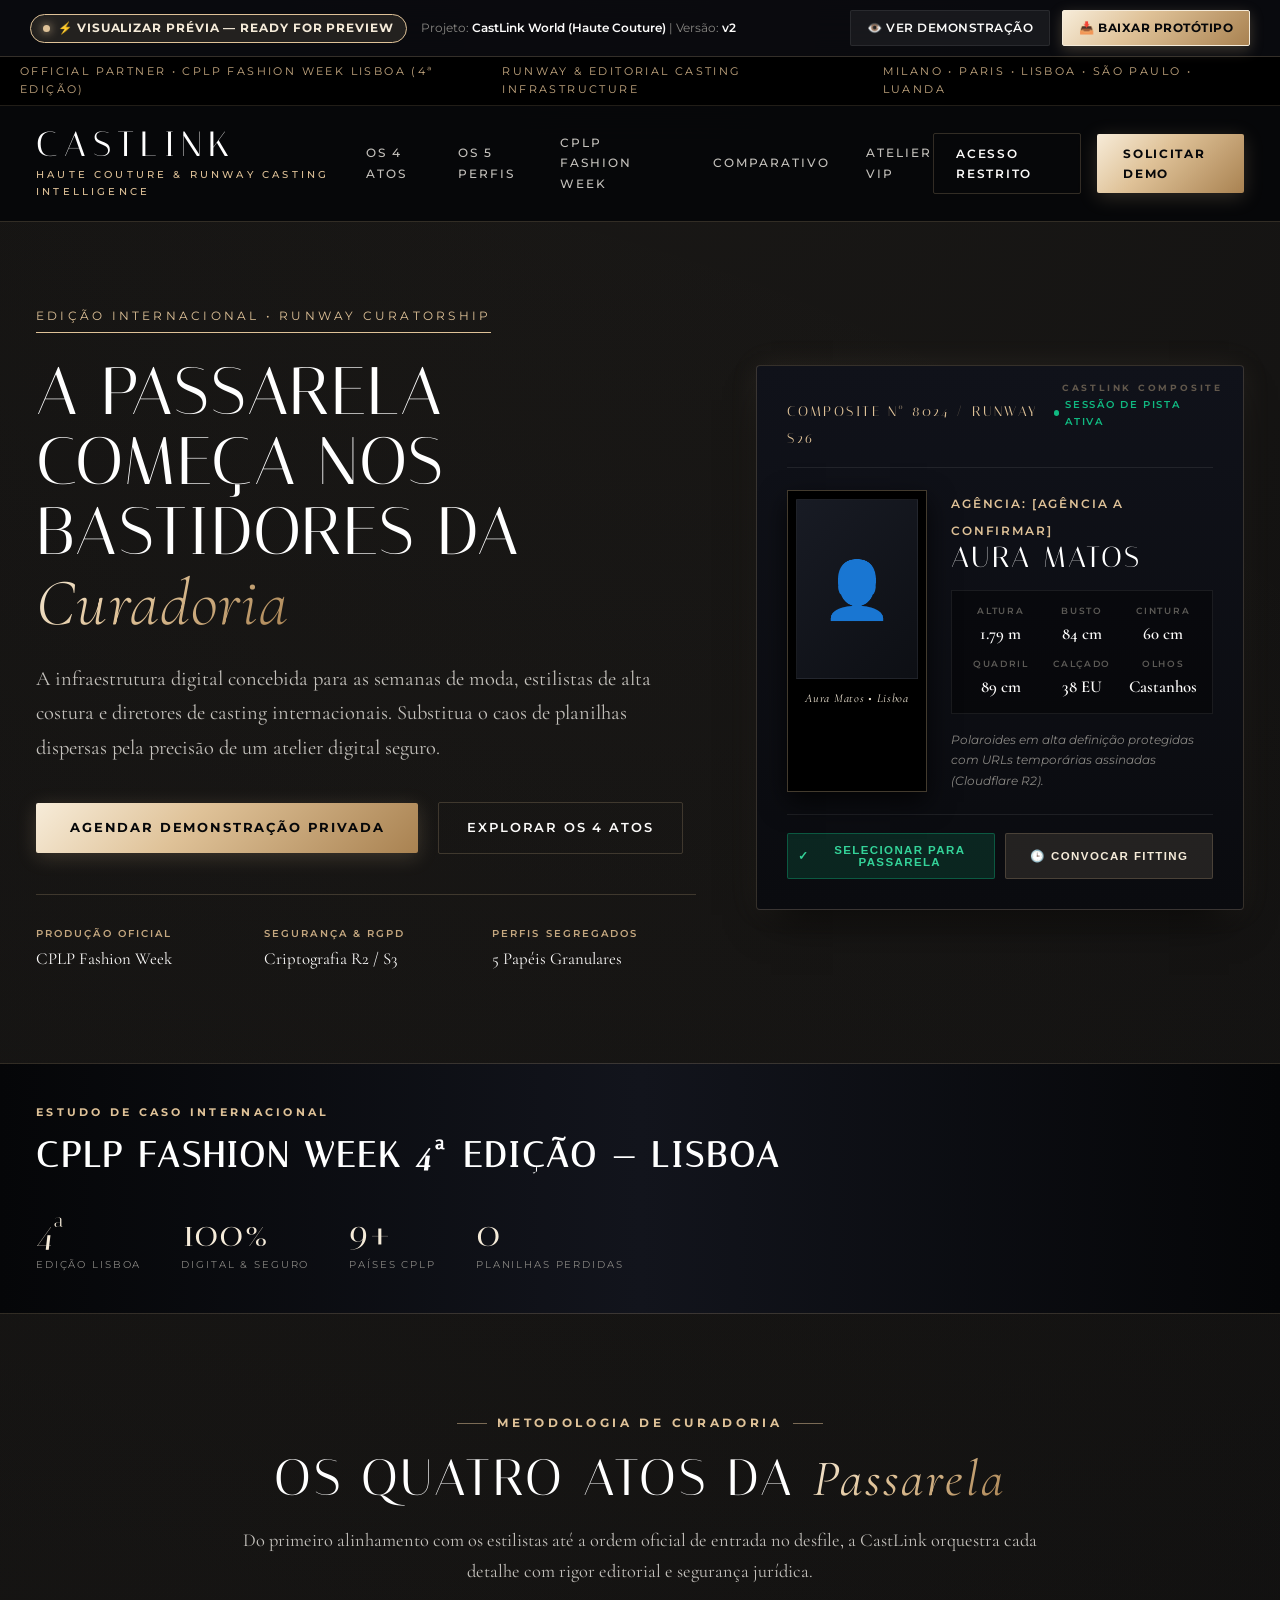
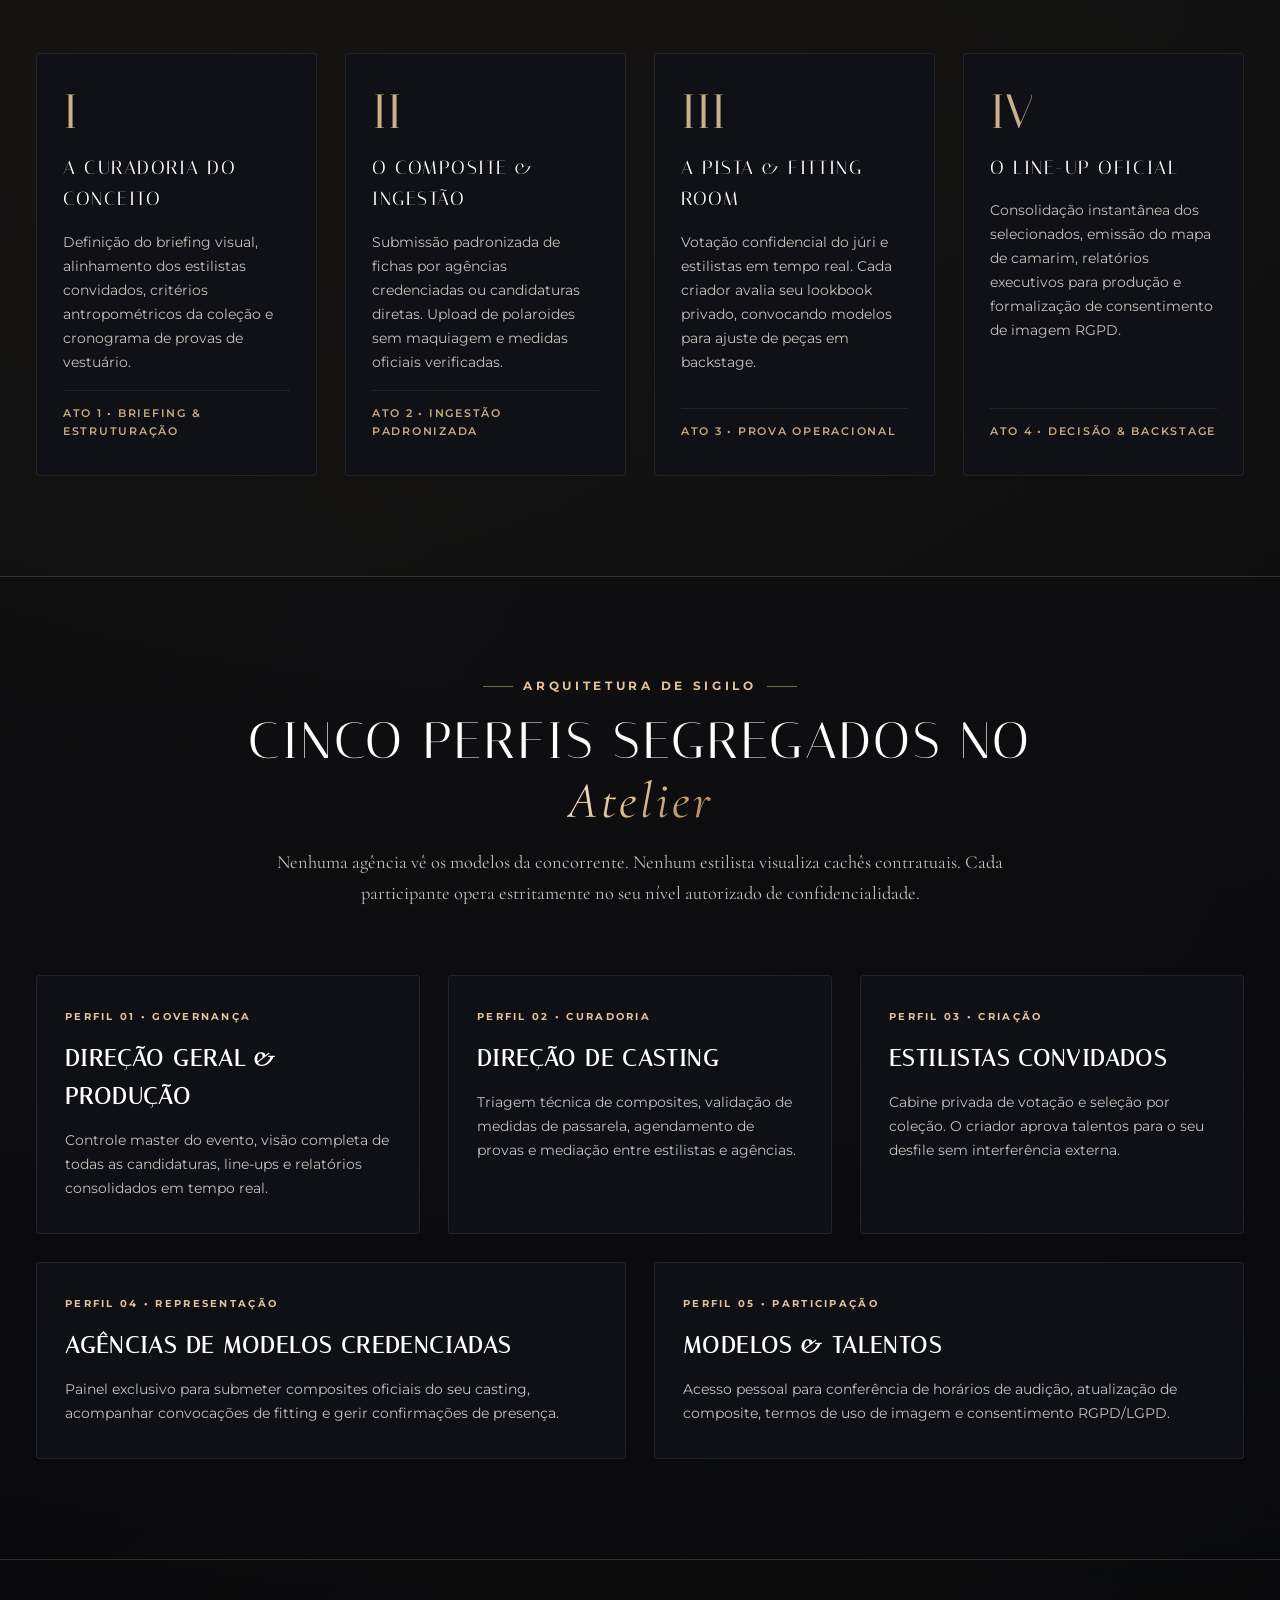
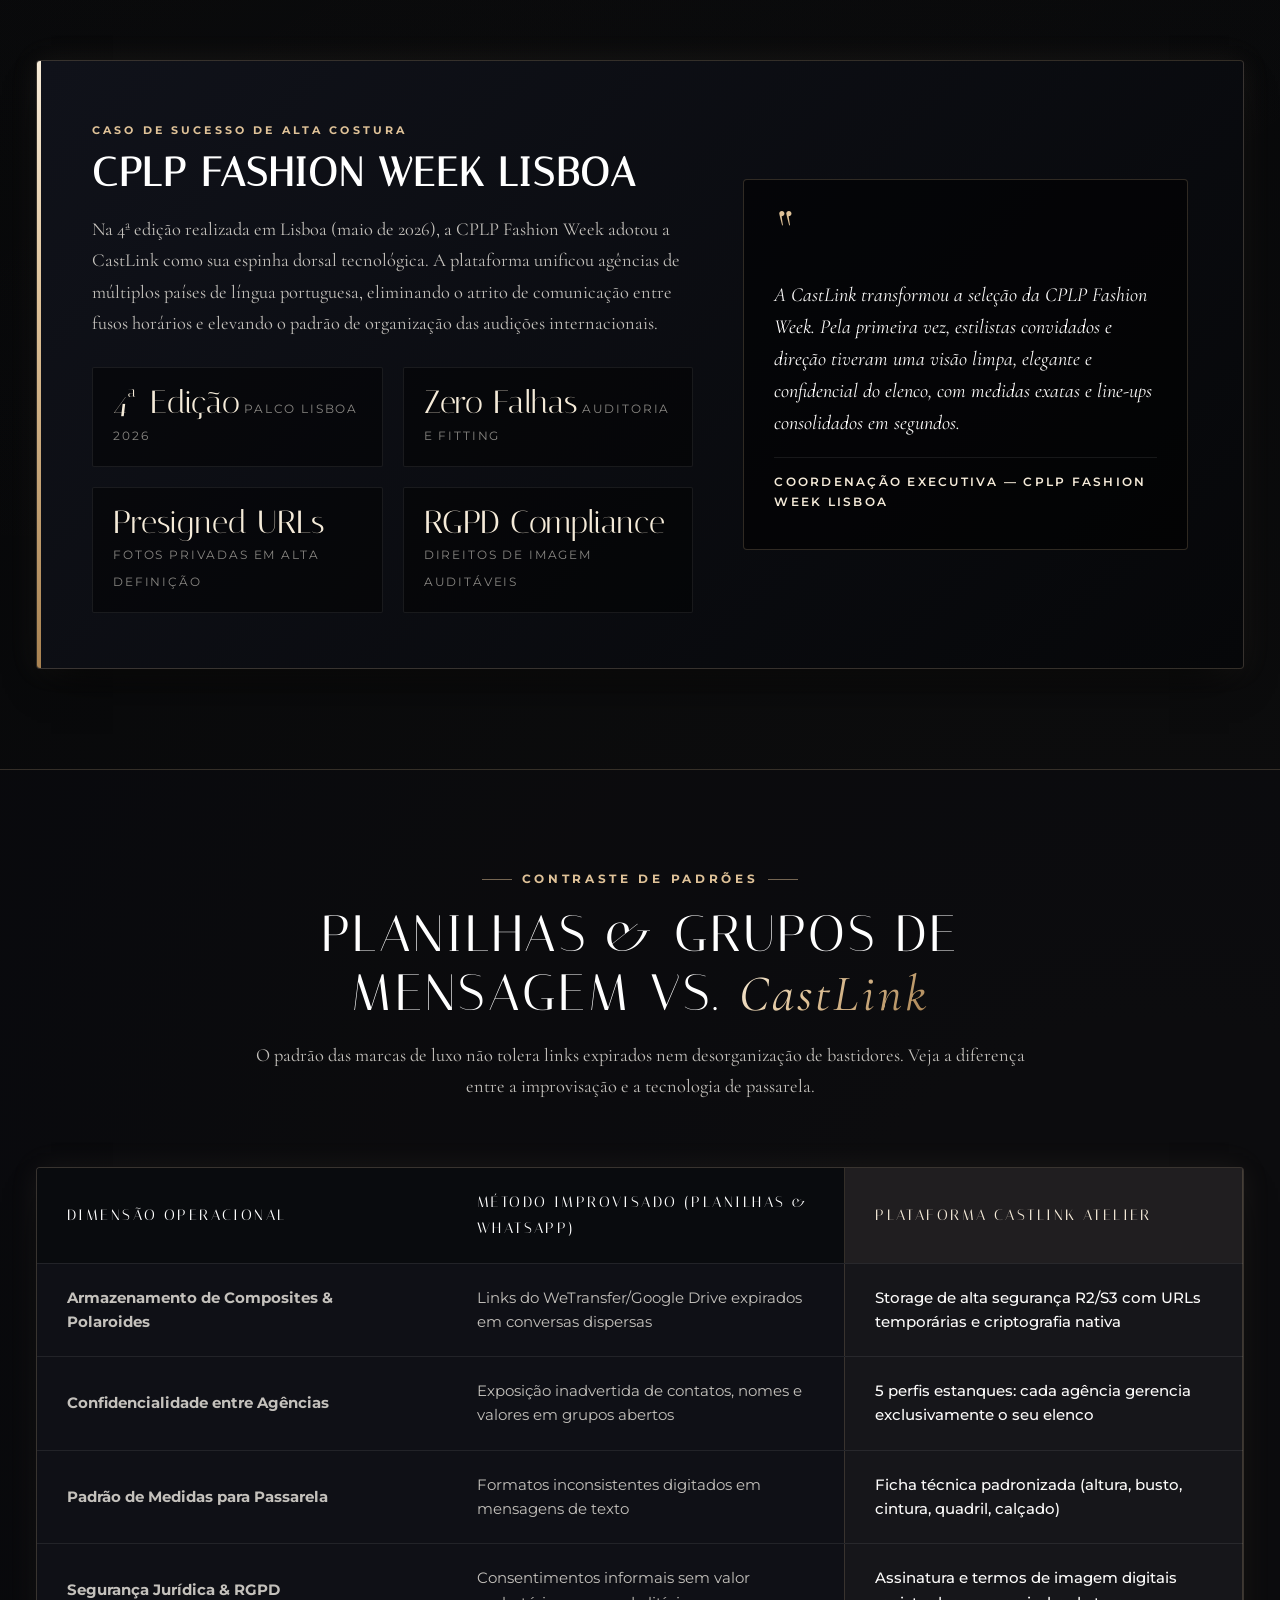
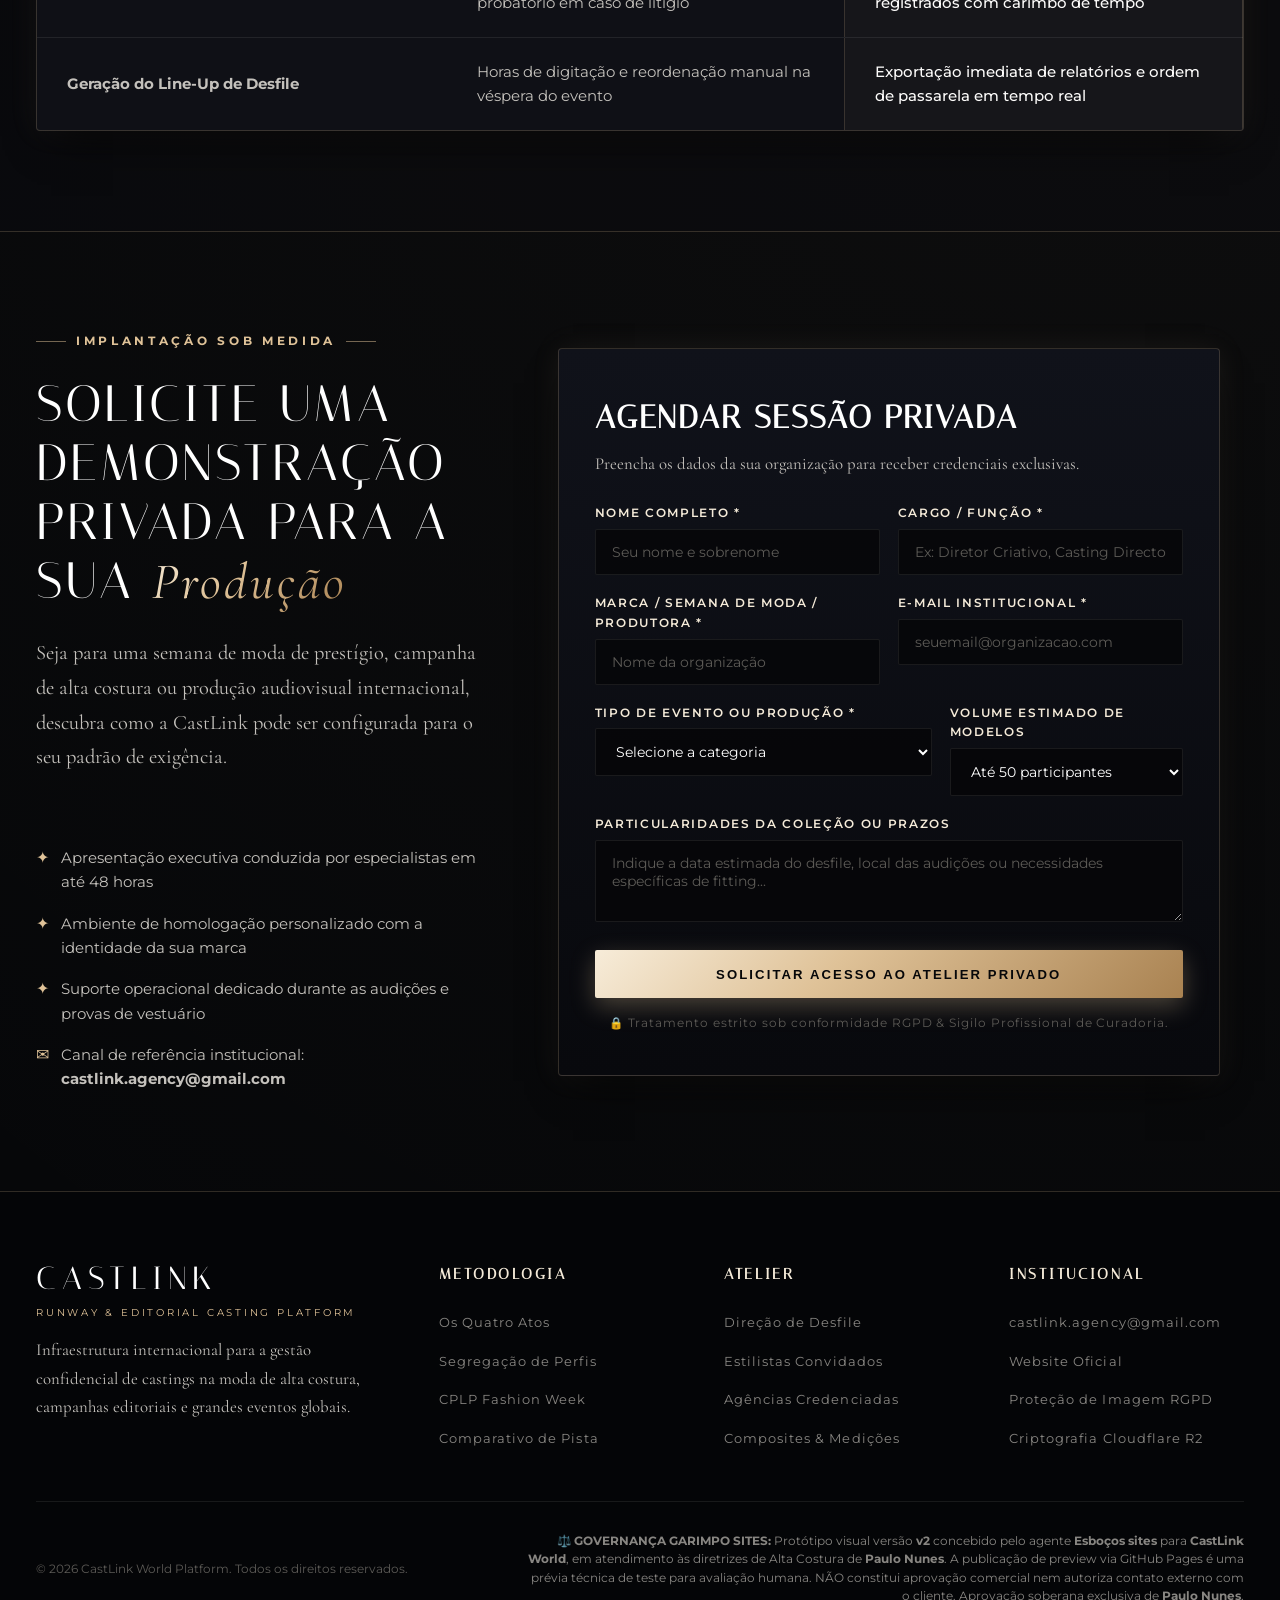
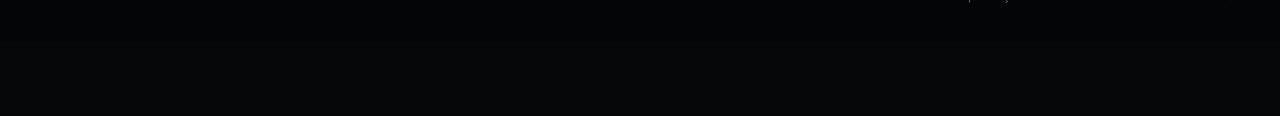
<file: castlink-world/v2/index.html>
<!DOCTYPE html>
<html lang="pt-PT">
<head>
  <meta charset="UTF-8">
  <meta name="viewport" content="width=device-width, initial-scale=1.0">
  <title>CastLink World — Haute Couture & Runway Casting Intelligence | Protótipo Visual v2</title>
  <meta name="description" content="Protótipo editorial de alta costura para a plataforma internacional de gestão de castings CastLink World.">
  <link rel="stylesheet" href="styles.css">
</head>
<body>

  <!-- Barra de Controle Garimpo Sites -->
  <aside class="control-bar" aria-label="Controle de Prévia Garimpo Sites">
    <div class="left-group">
      <span class="status-badge">⚡ VISUALIZAR PRÉVIA — READY FOR PREVIEW</span>
      <span class="project-meta">Projeto: <strong>CastLink World (Haute Couture)</strong> | Versão: <strong>v2</strong></span>
    </div>
    <div class="actions">
      <a href="#atelier-demo" class="btn-ctrl btn-ctrl-preview" title="Ir para o formulário de demonstração VIP">👁️ VER DEMONSTRAÇÃO</a>
      <a href="castlink-world-v2-standalone.html" download="castlink-world-v2-standalone.html"  class="btn-ctrl btn-ctrl-download" title="Baixar protótipo autônomo offline">📥 BAIXAR PROTÓTIPO</a>
    </div>
  </aside>

  <!-- Fashion Ticker / Paris • Milano • Lisboa • New York -->
  <div class="fashion-ticker" aria-hidden="true">
    <span>Official Partner • CPLP Fashion Week Lisboa (4ª Edição)</span>
    <span>Runway & Editorial Casting Infrastructure</span>
    <span>Milano • Paris • Lisboa • São Paulo • Luanda</span>
  </div>

  <!-- Masthead Editorial & Header de Alta Costura -->
  <header class="header-fashion" role="banner">
    <div class="nav-container">
      <a href="#" class="brand-wrapper" aria-label="CastLink World Início">
        <span class="brand-title">CASTLINK</span>
        <span class="brand-subtitle">Haute Couture & Runway Casting Intelligence</span>
      </a>
      <nav class="nav-links" aria-label="Navegação Principal">
        <a href="#atos">Os 4 Atos</a>
        <a href="#papeis">Os 5 Perfis</a>
        <a href="#cplp-fashion-week">CPLP Fashion Week</a>
        <a href="#comparativo-atelier">Comparativo</a>
        <a href="#atelier-demo">Atelier VIP</a>
      </nav>
      <div class="nav-actions">
        <a href="#atelier-demo" class="btn-editorial-outline">Acesso Restrito</a>
        <a href="#atelier-demo" class="btn-editorial-gold">Solicitar Demo</a>
      </div>
    </div>
  </header>

  <main id="conteudo-principal">
    <!-- Hero Section: Lookbook Editorial -->
    <section class="hero-editorial" aria-labelledby="hero-heading">
      <div class="hero-text-col">
        <div class="hero-issue-tag">
          <span>Edição Internacional • Runway Curatorship</span>
        </div>
        <h1 id="hero-heading" class="hero-title-editorial">
          A Passarela Começa nos Bastidores da <em>Curadoria</em>
        </h1>
        <p class="hero-lead">
          A infraestrutura digital concebida para as semanas de moda, estilistas de alta costura e diretores de casting internacionais. Substitua o caos de planilhas dispersas pela precisão de um atelier digital seguro.
        </p>
        <div class="hero-actions-group">
          <a href="#atelier-demo" class="btn-editorial-gold" style="padding: 14px 34px; font-size: 0.82rem;">
            Agendar Demonstração Privada
          </a>
          <a href="#atos" class="btn-editorial-outline" style="padding: 14px 28px; font-size: 0.82rem;">
            Explorar os 4 Atos
          </a>
        </div>
        <div class="hero-provenance">
          <div class="prov-item">
            <span class="prov-label">Produção Oficial</span>
            <span class="prov-value">CPLP Fashion Week</span>
          </div>
          <div class="prov-item">
            <span class="prov-label">Segurança & RGPD</span>
            <span class="prov-value">Criptografia R2 / S3</span>
          </div>
          <div class="prov-item">
            <span class="prov-label">Perfis Segregados</span>
            <span class="prov-value">5 Papéis Granulares</span>
          </div>
        </div>
      </div>

      <!-- Mockup Interativo: Comp Card Digital de Alta Costura -->
      <aside class="comp-card-editorial" aria-label="Comp Card Digital Interativo">
        <div class="comp-header">
          <div>
            <span class="comp-number">COMPOSITE Nº 8024 / RUNWAY S26</span>
          </div>
          <div class="comp-session-badge">
            Sessão de Pista Ativa
          </div>
        </div>

        <div class="comp-main-grid">
          <div class="polaroid-frame">
            <div class="polaroid-photo-aspect">
              <span class="polaroid-silhouette">👤</span>
            </div>
            <span class="polaroid-caption">Aura Matos • Lisboa</span>
          </div>

          <div class="comp-details">
            <div>
              <span class="comp-agency-tag">Agência: [AGÊNCIA A CONFIRMAR]</span>
              <h3 class="comp-model-name">Aura Matos</h3>
            </div>

            <div class="runway-measurements-table">
              <div class="runway-meas-cell">
                <span class="runway-meas-label">Altura</span>
                <span class="runway-meas-val">1.79 m</span>
              </div>
              <div class="runway-meas-cell">
                <span class="runway-meas-label">Busto</span>
                <span class="runway-meas-val">84 cm</span>
              </div>
              <div class="runway-meas-cell">
                <span class="runway-meas-label">Cintura</span>
                <span class="runway-meas-val">60 cm</span>
              </div>
              <div class="runway-meas-cell">
                <span class="runway-meas-label">Quadril</span>
                <span class="runway-meas-val">89 cm</span>
              </div>
              <div class="runway-meas-cell">
                <span class="runway-meas-label">Calçado</span>
                <span class="runway-meas-val">38 EU</span>
              </div>
              <div class="runway-meas-cell">
                <span class="runway-meas-label">Olhos</span>
                <span class="runway-meas-val">Castanhos</span>
              </div>
            </div>

            <p style="font-size: 0.78rem; color: var(--text-muted); font-style: italic; margin-top: 4px;">
              Polaroides em alta definição protegidas com URLs temporárias assinadas (Cloudflare R2).
            </p>
          </div>
        </div>

        <div class="comp-actions-row">
          <button type="button" class="btn-comp-action btn-comp-runway" onclick="this.innerHTML = '✓ Selecionada para Passarela'; this.style.borderColor='#10b981';">
            <span>✓</span> Selecionar para Passarela
          </button>
          <button type="button" class="btn-comp-action btn-comp-fitting" onclick="this.innerHTML = '🕒 Convocada para Fitting'; this.style.borderColor='#dfc298';">
            <span>🕒</span> Convocar Fitting
          </button>
        </div>
      </aside>
    </section>

    <!-- Faixa Editorial CPLP Fashion Week -->
    <section class="strip-fashion-week" aria-label="Caso de Sucesso Fashion Week">
      <div class="strip-fw-container">
        <div class="fw-headline-group">
          <span class="fw-kicker">Estudo de Caso Internacional</span>
          <h2 class="fw-title">CPLP Fashion Week 4ª Edição — Lisboa</h2>
        </div>
        <div class="fw-stats-strip">
          <div class="fw-stat-item">
            <span class="fw-stat-num">4ª</span>
            <span class="fw-stat-lbl">Edição Lisboa</span>
          </div>
          <div class="fw-stat-item">
            <span class="fw-stat-num">100%</span>
            <span class="fw-stat-lbl">Digital & Seguro</span>
          </div>
          <div class="fw-stat-item">
            <span class="fw-stat-num">9+</span>
            <span class="fw-stat-lbl">Países CPLP</span>
          </div>
          <div class="fw-stat-item">
            <span class="fw-stat-num">0</span>
            <span class="fw-stat-lbl">Planilhas Perdidas</span>
          </div>
        </div>
      </div>
    </section>

    <!-- Seção: Os 4 Atos da Passarela (Metodologia) -->
    <section id="atos" class="section-editorial">
      <div class="section-head-fashion">
        <span class="section-kicker-gold">Metodologia de Curadoria</span>
        <h2 class="section-title-fashion">Os Quatro Atos da <em>Passarela</em></h2>
        <p class="section-desc-fashion">
          Do primeiro alinhamento com os estilistas até a ordem oficial de entrada no desfile, a CastLink orquestra cada detalhe com rigor editorial e segurança jurídica.
        </p>
      </div>

      <div class="acts-grid">
        <article class="act-card">
          <span class="act-num-roman">I</span>
          <h3 class="act-title">A Curadoria do Conceito</h3>
          <p class="act-desc">
            Definição do briefing visual, alinhamento dos estilistas convidados, critérios antropométricos da coleção e cronograma de provas de vestuário.
          </p>
          <span class="act-meta">Ato 1 • Briefing & Estruturação</span>
        </article>

        <article class="act-card">
          <span class="act-num-roman">II</span>
          <h3 class="act-title">O Composite & Ingestão</h3>
          <p class="act-desc">
            Submissão padronizada de fichas por agências credenciadas ou candidaturas diretas. Upload de polaroides sem maquiagem e medidas oficiais verificadas.
          </p>
          <span class="act-meta">Ato 2 • Ingestão Padronizada</span>
        </article>

        <article class="act-card">
          <span class="act-num-roman">III</span>
          <h3 class="act-title">A Pista & Fitting Room</h3>
          <p class="act-desc">
            Votação confidencial do júri e estilistas em tempo real. Cada criador avalia seu lookbook privado, convocando modelos para ajuste de peças em backstage.
          </p>
          <span class="act-meta">Ato 3 • Prova Operacional</span>
        </article>

        <article class="act-card">
          <span class="act-num-roman">IV</span>
          <h3 class="act-title">O Line-Up Oficial</h3>
          <p class="act-desc">
            Consolidação instantânea dos selecionados, emissão do mapa de camarim, relatórios executivos para produção e formalização de consentimento de imagem RGPD.
          </p>
          <span class="act-meta">Ato 4 • Decisão & Backstage</span>
        </article>
      </div>
    </section>

    <!-- Seção: Os 5 Papéis no Atelier Digital (Segregação de Acessos) -->
    <section id="papeis" class="section-editorial" style="background: rgba(10, 12, 17, 0.4); border-top: 1px solid var(--border-gold-subtle); border-bottom: 1px solid var(--border-gold-subtle);">
      <div class="section-head-fashion">
        <span class="section-kicker-gold">Arquitetura de Sigilo</span>
        <h2 class="section-title-fashion">Cinco Perfis Segregados no <em>Atelier</em></h2>
        <p class="section-desc-fashion">
          Nenhuma agência vê os modelos da concorrente. Nenhum estilista visualiza cachês contratuais. Cada participante opera estritamente no seu nível autorizado de confidencialidade.
        </p>
      </div>

      <div class="roles-grid">
        <div class="role-card-fashion">
          <span class="role-badge">Perfil 01 • Governança</span>
          <h3 class="role-title">Direção Geral & Produção</h3>
          <p class="role-text">
            Controle master do evento, visão completa de todas as candidaturas, line-ups e relatórios consolidados em tempo real.
          </p>
        </div>

        <div class="role-card-fashion">
          <span class="role-badge">Perfil 02 • Curadoria</span>
          <h3 class="role-title">Direção de Casting</h3>
          <p class="role-text">
            Triagem técnica de composites, validação de medidas de passarela, agendamento de provas e mediação entre estilistas e agências.
          </p>
        </div>

        <div class="role-card-fashion">
          <span class="role-badge">Perfil 03 • Criação</span>
          <h3 class="role-title">Estilistas Convidados</h3>
          <p class="role-text">
            Cabine privada de votação e seleção por coleção. O criador aprova talentos para o seu desfile sem interferência externa.
          </p>
        </div>
      </div>

      <div class="roles-grid-bottom">
        <div class="role-card-fashion">
          <span class="role-badge">Perfil 04 • Representação</span>
          <h3 class="role-title">Agências de Modelos Credenciadas</h3>
          <p class="role-text">
            Painel exclusivo para submeter composites oficiais do seu casting, acompanhar convocações de fitting e gerir confirmações de presença.
          </p>
        </div>

        <div class="role-card-fashion">
          <span class="role-badge">Perfil 05 • Participação</span>
          <h3 class="role-title">Modelos & Talentos</h3>
          <p class="role-text">
            Acesso pessoal para conferência de horários de audição, atualização de composite, termos de uso de imagem e consentimento RGPD/LGPD.
          </p>
        </div>
      </div>
    </section>

    <!-- Seção Estudo de Caso Editorial: CPLP Fashion Week Lisboa -->
    <section id="cplp-fashion-week" class="section-editorial">
      <div class="cplp-spread">
        <div>
          <span class="cplp-tag">Caso de Sucesso de Alta Costura</span>
          <h2 class="cplp-title">CPLP Fashion Week Lisboa</h2>
          <p class="cplp-text">
            Na 4ª edição realizada em Lisboa (maio de 2026), a CPLP Fashion Week adotou a CastLink como sua espinha dorsal tecnológica. A plataforma unificou agências de múltiplos países de língua portuguesa, eliminando o atrito de comunicação entre fusos horários e elevando o padrão de organização das audições internacionais.
          </p>
          <div class="cplp-metrics-grid">
            <div class="cplp-m-card">
              <span class="cplp-m-val">4ª Edição</span>
              <span class="cplp-m-lbl">Palco Lisboa 2026</span>
            </div>
            <div class="cplp-m-card">
              <span class="cplp-m-val">Zero Falhas</span>
              <span class="cplp-m-lbl">Auditoria e Fitting</span>
            </div>
            <div class="cplp-m-card">
              <span class="cplp-m-val">Presigned URLs</span>
              <span class="cplp-m-lbl">Fotos Privadas em Alta Definição</span>
            </div>
            <div class="cplp-m-card">
              <span class="cplp-m-val">RGPD Compliance</span>
              <span class="cplp-m-lbl">Direitos de Imagem Auditáveis</span>
            </div>
          </div>
        </div>

        <div class="cplp-quote-fashion">
          <span class="quote-dropcap">“</span>
          <blockquote class="quote-fashion-body">
            A CastLink transformou a seleção da CPLP Fashion Week. Pela primeira vez, estilistas convidados e direção tiveram uma visão limpa, elegante e confidencial do elenco, com medidas exatas e line-ups consolidados em segundos.
          </blockquote>
          <span class="quote-fashion-author">Coordenação Executiva — CPLP Fashion Week Lisboa</span>
        </div>
      </div>
    </section>

    <!-- Seção: Tabela Comparativa de Alta Costura -->
    <section id="comparativo-atelier" class="section-editorial" style="background: rgba(10, 12, 17, 0.4); border-top: 1px solid var(--border-gold-subtle); border-bottom: 1px solid var(--border-gold-subtle);">
      <div class="section-head-fashion">
        <span class="section-kicker-gold">Contraste de Padrões</span>
        <h2 class="section-title-fashion">Planilhas & Grupos de Mensagem vs. <em>CastLink</em></h2>
        <p class="section-desc-fashion">
          O padrão das marcas de luxo não tolera links expirados nem desorganização de bastidores. Veja a diferença entre a improvisação e a tecnologia de passarela.
        </p>
      </div>

      <div class="table-luxury-wrapper">
        <table class="table-luxury">
          <thead>
            <tr>
              <th scope="col" style="width: 34%;">Dimensão Operacional</th>
              <th scope="col" style="width: 33%;">Método Improvisado (Planilhas & WhatsApp)</th>
              <th scope="col" class="col-castlink-luxe" style="width: 33%;">Plataforma CastLink Atelier</th>
            </tr>
          </thead>
          <tbody>
            <tr>
              <td><strong>Armazenamento de Composites & Polaroides</strong></td>
              <td>Links do WeTransfer/Google Drive expirados em conversas dispersas</td>
              <td class="col-castlink-luxe">Storage de alta segurança R2/S3 com URLs temporárias e criptografia nativa</td>
            </tr>
            <tr>
              <td><strong>Confidencialidade entre Agências</strong></td>
              <td>Exposição inadvertida de contatos, nomes e valores em grupos abertos</td>
              <td class="col-castlink-luxe">5 perfis estanques: cada agência gerencia exclusivamente o seu elenco</td>
            </tr>
            <tr>
              <td><strong>Padrão de Medidas para Passarela</strong></td>
              <td>Formatos inconsistentes digitados em mensagens de texto</td>
              <td class="col-castlink-luxe">Ficha técnica padronizada (altura, busto, cintura, quadril, calçado)</td>
            </tr>
            <tr>
              <td><strong>Segurança Jurídica & RGPD</strong></td>
              <td>Consentimentos informais sem valor probatório em caso de litígio</td>
              <td class="col-castlink-luxe">Assinatura e termos de imagem digitais registrados com carimbo de tempo</td>
            </tr>
            <tr>
              <td><strong>Geração do Line-Up de Desfile</strong></td>
              <td>Horas de digitação e reordenação manual na véspera do evento</td>
              <td class="col-castlink-luxe">Exportação imediata de relatórios e ordem de passarela em tempo real</td>
            </tr>
          </tbody>
        </table>
      </div>
    </section>

    <!-- Seção Formulário VIP Atelier -->
    <section id="atelier-demo" class="section-editorial">
      <div class="demo-atelier-grid">
        <div class="atelier-info">
          <span class="section-kicker-gold">Implantação Sob Medida</span>
          <h2 class="section-title-fashion">Solicite uma Demonstração Privada para a sua <em>Produção</em></h2>
          <p class="hero-lead">
            Seja para uma semana de moda de prestígio, campanha de alta costura ou produção audiovisual internacional, descubra como a CastLink pode ser configurada para o seu padrão de exigência.
          </p>
          <div class="atelier-features-list">
            <div class="atelier-feat-item">
              <span class="atelier-feat-icon">✦</span>
              <span>Apresentação executiva conduzida por especialistas em até 48 horas</span>
            </div>
            <div class="atelier-feat-item">
              <span class="atelier-feat-icon">✦</span>
              <span>Ambiente de homologação personalizado com a identidade da sua marca</span>
            </div>
            <div class="atelier-feat-item">
              <span class="atelier-feat-icon">✦</span>
              <span>Suporte operacional dedicado durante as audições e provas de vestuário</span>
            </div>
            <div class="atelier-feat-item">
              <span class="atelier-feat-icon">✉</span>
              <span>Canal de referência institucional: <strong>castlink.agency@gmail.com</strong></span>
            </div>
          </div>
        </div>

        <div class="atelier-form-box">
          <h3 class="form-head-luxe">Agendar Sessão Privada</h3>
          <p class="form-sub-luxe">Preencha os dados da sua organização para receber credenciais exclusivas.</p>

          <form onsubmit="event.preventDefault(); alert('Solicitação recebida com sucesso pelo ecossistema CastLink Atelier. Nossa equipe entrará em contato via e-mail institucional.');">
            <div class="form-row-2">
              <div class="form-group-luxe">
                <label for="luxe-nome">Nome Completo *</label>
                <input type="text" id="luxe-nome" class="form-input-luxe" placeholder="Seu nome e sobrenome" required autocomplete="name">
              </div>
              <div class="form-group-luxe">
                <label for="luxe-cargo">Cargo / Função *</label>
                <input type="text" id="luxe-cargo" class="form-input-luxe" placeholder="Ex: Diretor Criativo, Casting Director" required autocomplete="organization-title">
              </div>
            </div>

            <div class="form-row-2">
              <div class="form-group-luxe">
                <label for="luxe-empresa">Marca / Semana de Moda / Produtora *</label>
                <input type="text" id="luxe-empresa" class="form-input-luxe" placeholder="Nome da organização" required autocomplete="organization">
              </div>
              <div class="form-group-luxe">
                <label for="luxe-email">E-mail Institucional *</label>
                <input type="email" id="luxe-email" class="form-input-luxe" placeholder="seuemail@organizacao.com" required autocomplete="email">
              </div>
            </div>

            <div class="form-row-2">
              <div class="form-group-luxe">
                <label for="luxe-tipo">Tipo de Evento ou Produção *</label>
                <select id="luxe-tipo" class="form-input-luxe" required>
                  <option value="" disabled selected>Selecione a categoria</option>
                  <option value="fashion-week">Semana de Moda / Runway Oficial</option>
                  <option value="campanha-editorial">Campanha Editorial de Alta Costura</option>
                  <option value="publicidade">Campanha Publicitária de Luxo</option>
                  <option value="audiovisual">Cinema / Série / Audiovisual</option>
                  <option value="agencia">Gestão Contínua de Agência de Modelos</option>
                </select>
              </div>
              <div class="form-group-luxe">
                <label for="luxe-volume">Volume Estimado de Modelos</label>
                <select id="luxe-volume" class="form-input-luxe">
                  <option value="ate-50">Até 50 participantes</option>
                  <option value="50-200">50 a 200 participantes</option>
                  <option value="200-500">200 a 500 participantes</option>
                  <option value="500+">Mais de 500 participantes</option>
                </select>
              </div>
            </div>

            <div class="form-group-luxe">
              <label for="luxe-detalhes">Particularidades da Coleção ou Prazos</label>
              <textarea id="luxe-detalhes" class="form-input-luxe" rows="3" placeholder="Indique a data estimada do desfile, local das audições ou necessidades específicas de fitting..."></textarea>
            </div>

            <button type="submit" class="btn-form-luxe">
              Solicitar Acesso ao Atelier Privado
            </button>

            <p class="form-security-note">
              🔒 Tratamento estrito sob conformidade RGPD & Sigilo Profissional de Curadoria.
            </p>
          </form>
        </div>
      </div>
    </section>
  </main>

  <!-- Rodapé Editorial de Alta Costura -->
  <footer class="footer-editorial" role="contentinfo">
    <div class="footer-container">
      <div class="footer-columns-luxe">
        <div>
          <span class="footer-brand-title">CASTLINK</span>
          <p class="footer-brand-sub">Runway & Editorial Casting Platform</p>
          <p class="footer-brand-p">
            Infraestrutura internacional para a gestão confidencial de castings na moda de alta costura, campanhas editoriais e grandes eventos globais.
          </p>
        </div>

        <div>
          <h4 class="footer-col-title">Metodologia</h4>
          <ul class="footer-links-list">
            <li><a href="#atos">Os Quatro Atos</a></li>
            <li><a href="#papeis">Segregação de Perfis</a></li>
            <li><a href="#cplp-fashion-week">CPLP Fashion Week</a></li>
            <li><a href="#comparativo-atelier">Comparativo de Pista</a></li>
          </ul>
        </div>

        <div>
          <h4 class="footer-col-title">Atelier</h4>
          <ul class="footer-links-list">
            <li><a href="#atelier-demo">Direção de Desfile</a></li>
            <li><a href="#atelier-demo">Estilistas Convidados</a></li>
            <li><a href="#atelier-demo">Agências Credenciadas</a></li>
            <li><a href="#atelier-demo">Composites & Medições</a></li>
          </ul>
        </div>

        <div>
          <h4 class="footer-col-title">Institucional</h4>
          <ul class="footer-links-list">
            <li><a href="mailto:castlink.agency@gmail.com">castlink.agency@gmail.com</a></li>
            <li><a href="https://castlink.world" target="_blank" rel="noopener">Website Oficial</a></li>
            <li><a href="#atelier-demo">Proteção de Imagem RGPD</a></li>
            <li><a href="#atelier-demo">Criptografia Cloudflare R2</a></li>
          </ul>
        </div>
      </div>

      <div class="footer-bottom-luxe">
        <div>
          &copy; 2026 CastLink World Platform. Todos os direitos reservados.
        </div>
        <div class="footer-governance-pill">
          ⚖️ <strong>GOVERNANÇA GARIMPO SITES:</strong> Protótipo visual versão <strong>v2</strong> concebido pelo agente <strong>Esboços sites</strong> para <strong>CastLink World</strong>, em atendimento às diretrizes de Alta Costura de <strong>Paulo Nunes</strong>. A publicação de preview via GitHub Pages é uma prévia técnica de teste para avaliação humana. NÃO constitui aprovação comercial nem autoriza contato externo com o cliente. Aprovação soberana exclusiva de <strong>Paulo Nunes</strong>.
        </div>
      </div>
    </div>
  </footer>

  <!-- Barra Móvel Flutuante para Conversão Rápida -->
  <div class="mobile-fashion-bar" aria-label="Ações Rápidas Mobile">
    <div class="inner-bar">
      <a href="#atelier-demo" class="btn-mob-demo">✦ Solicitar Demo VIP</a>
      <a href="castlink-world-v2-standalone.html" download="castlink-world-v2-standalone.html"  class="btn-mob-dl">📥 Baixar v2</a>
    </div>
  </div>
  
</body>
</html>
</file>
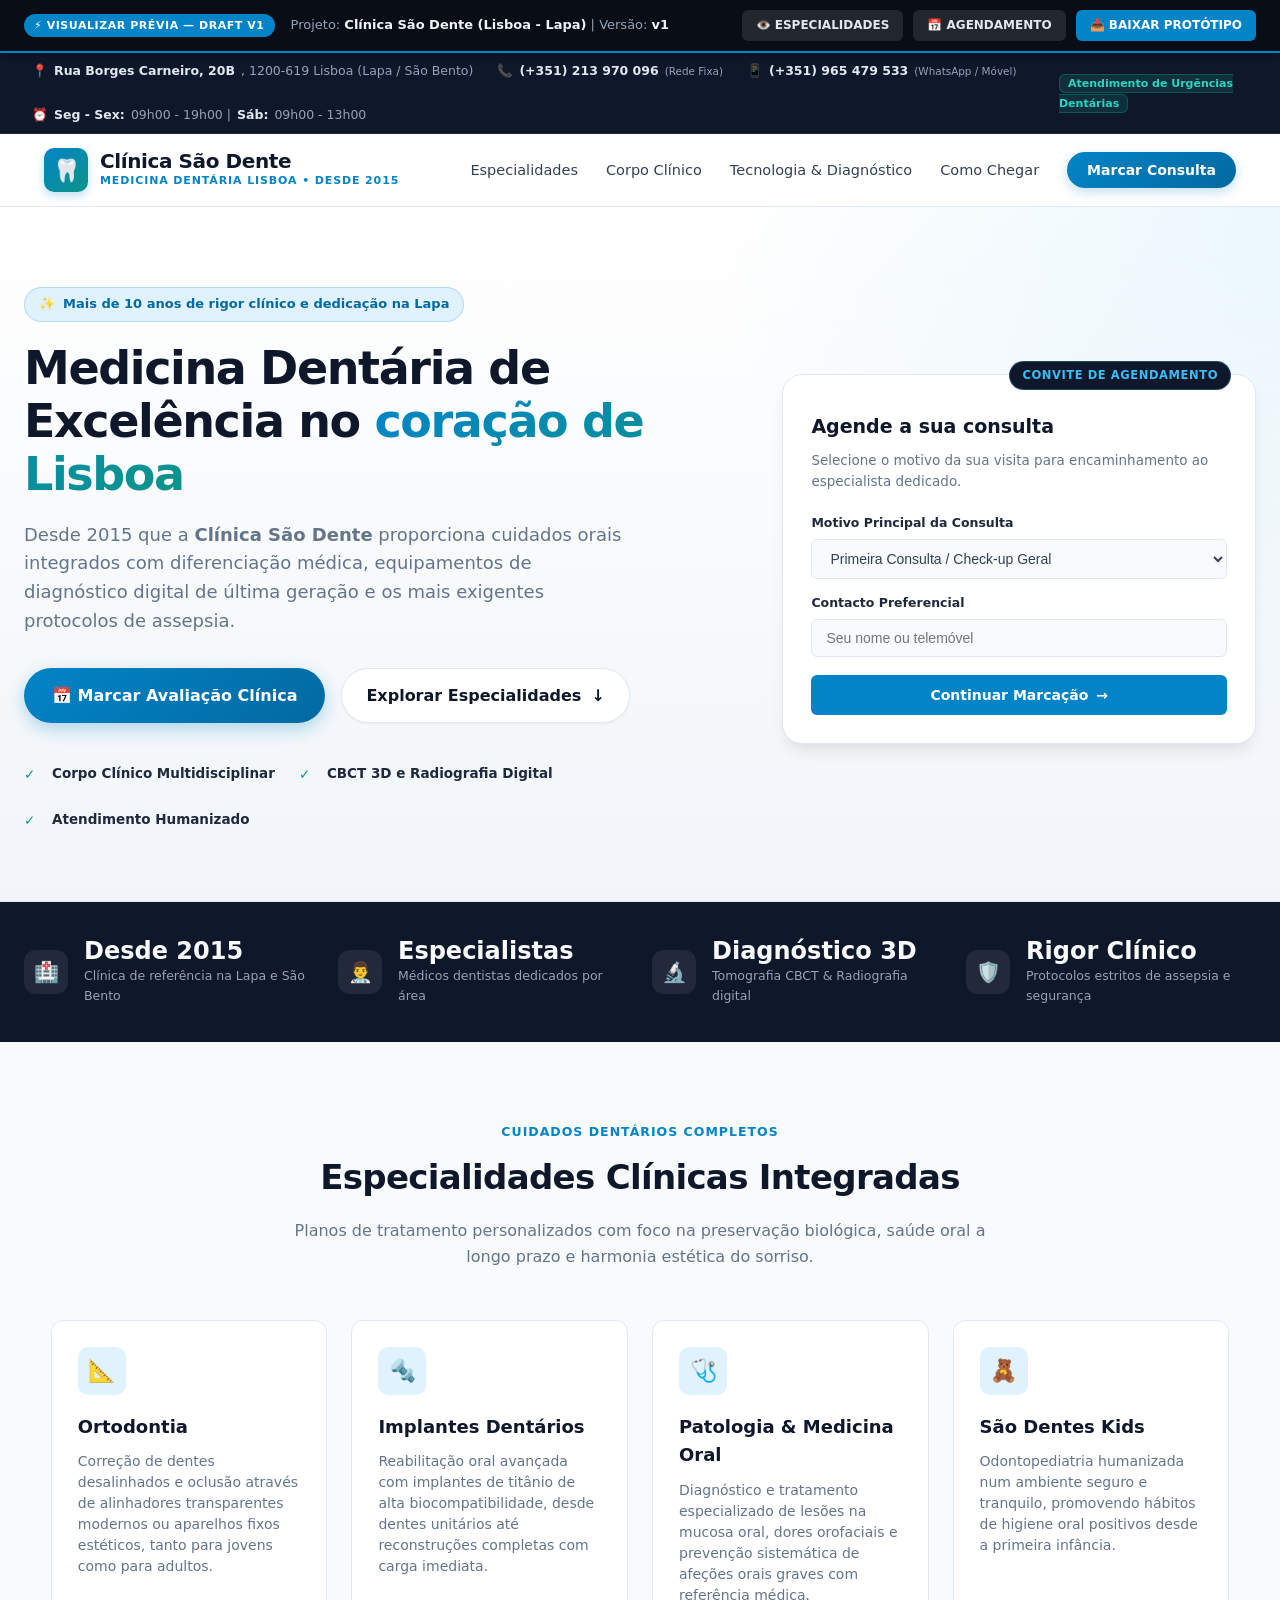
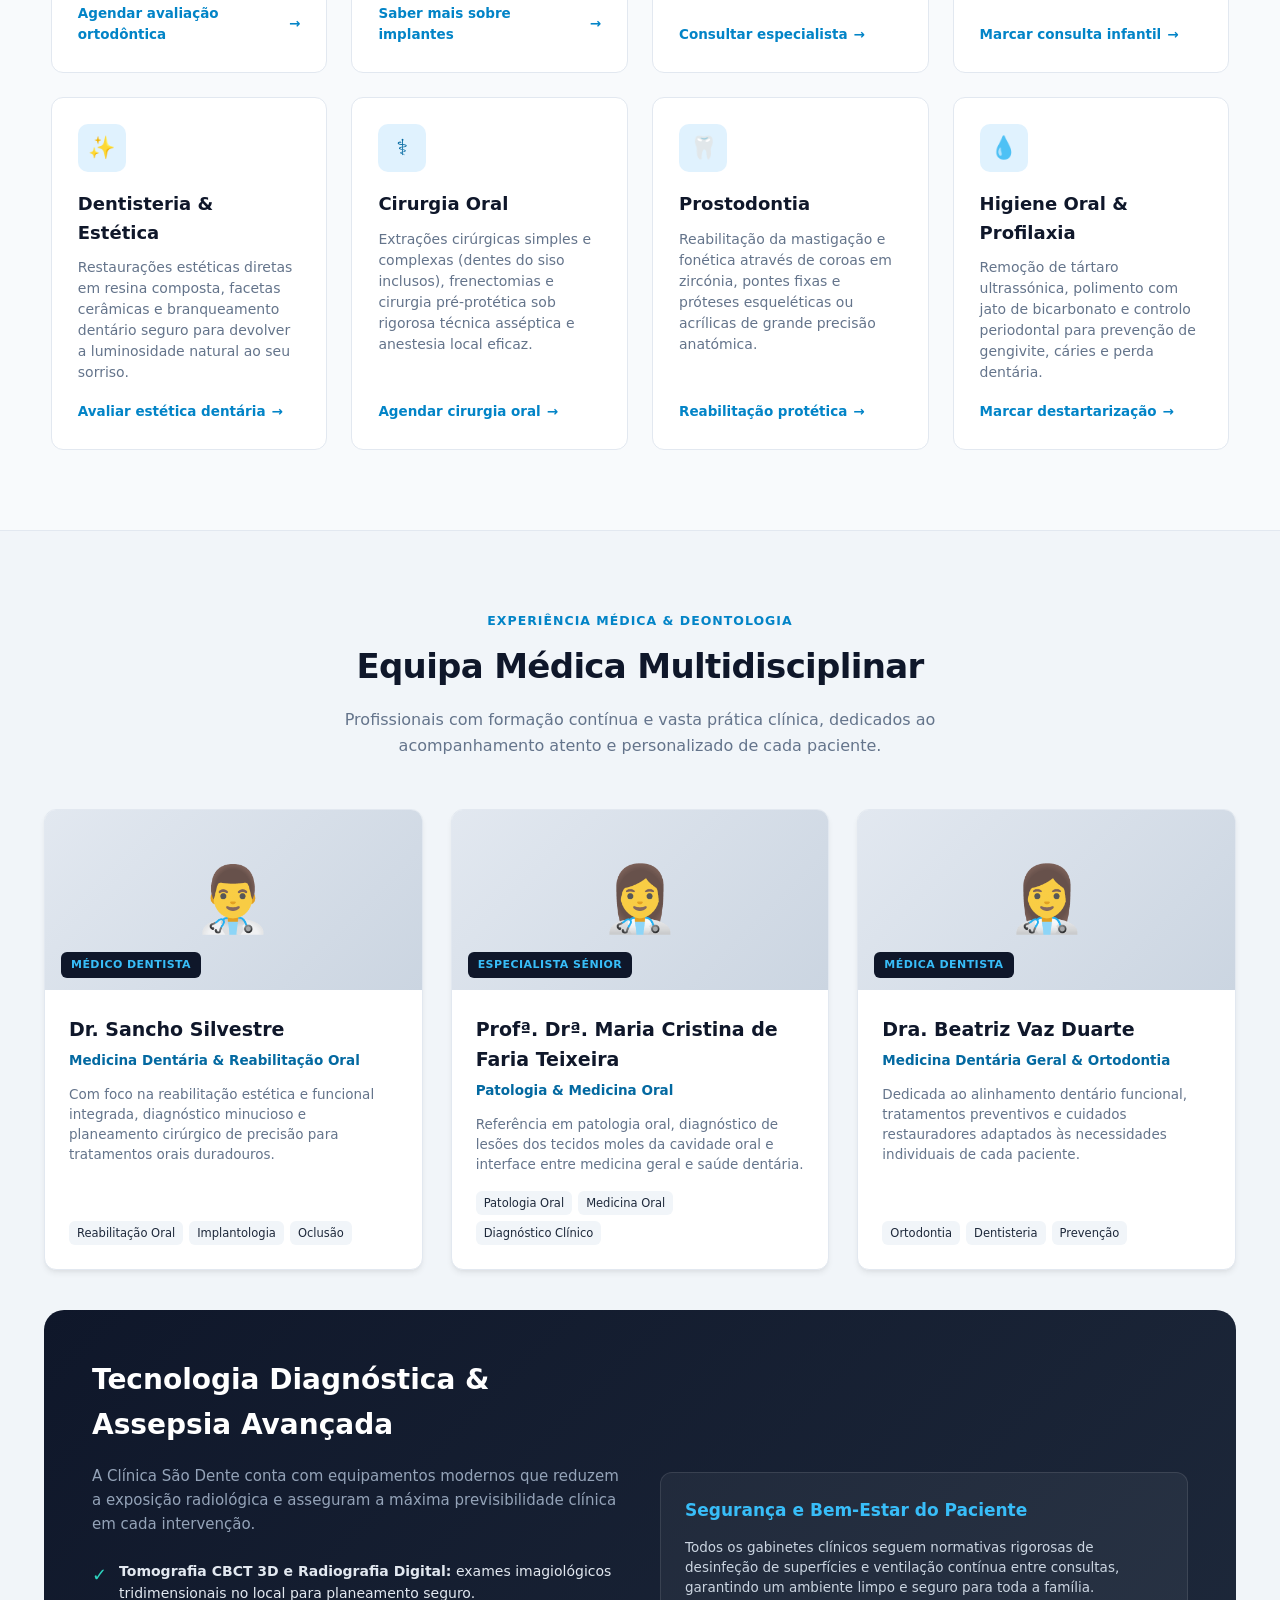
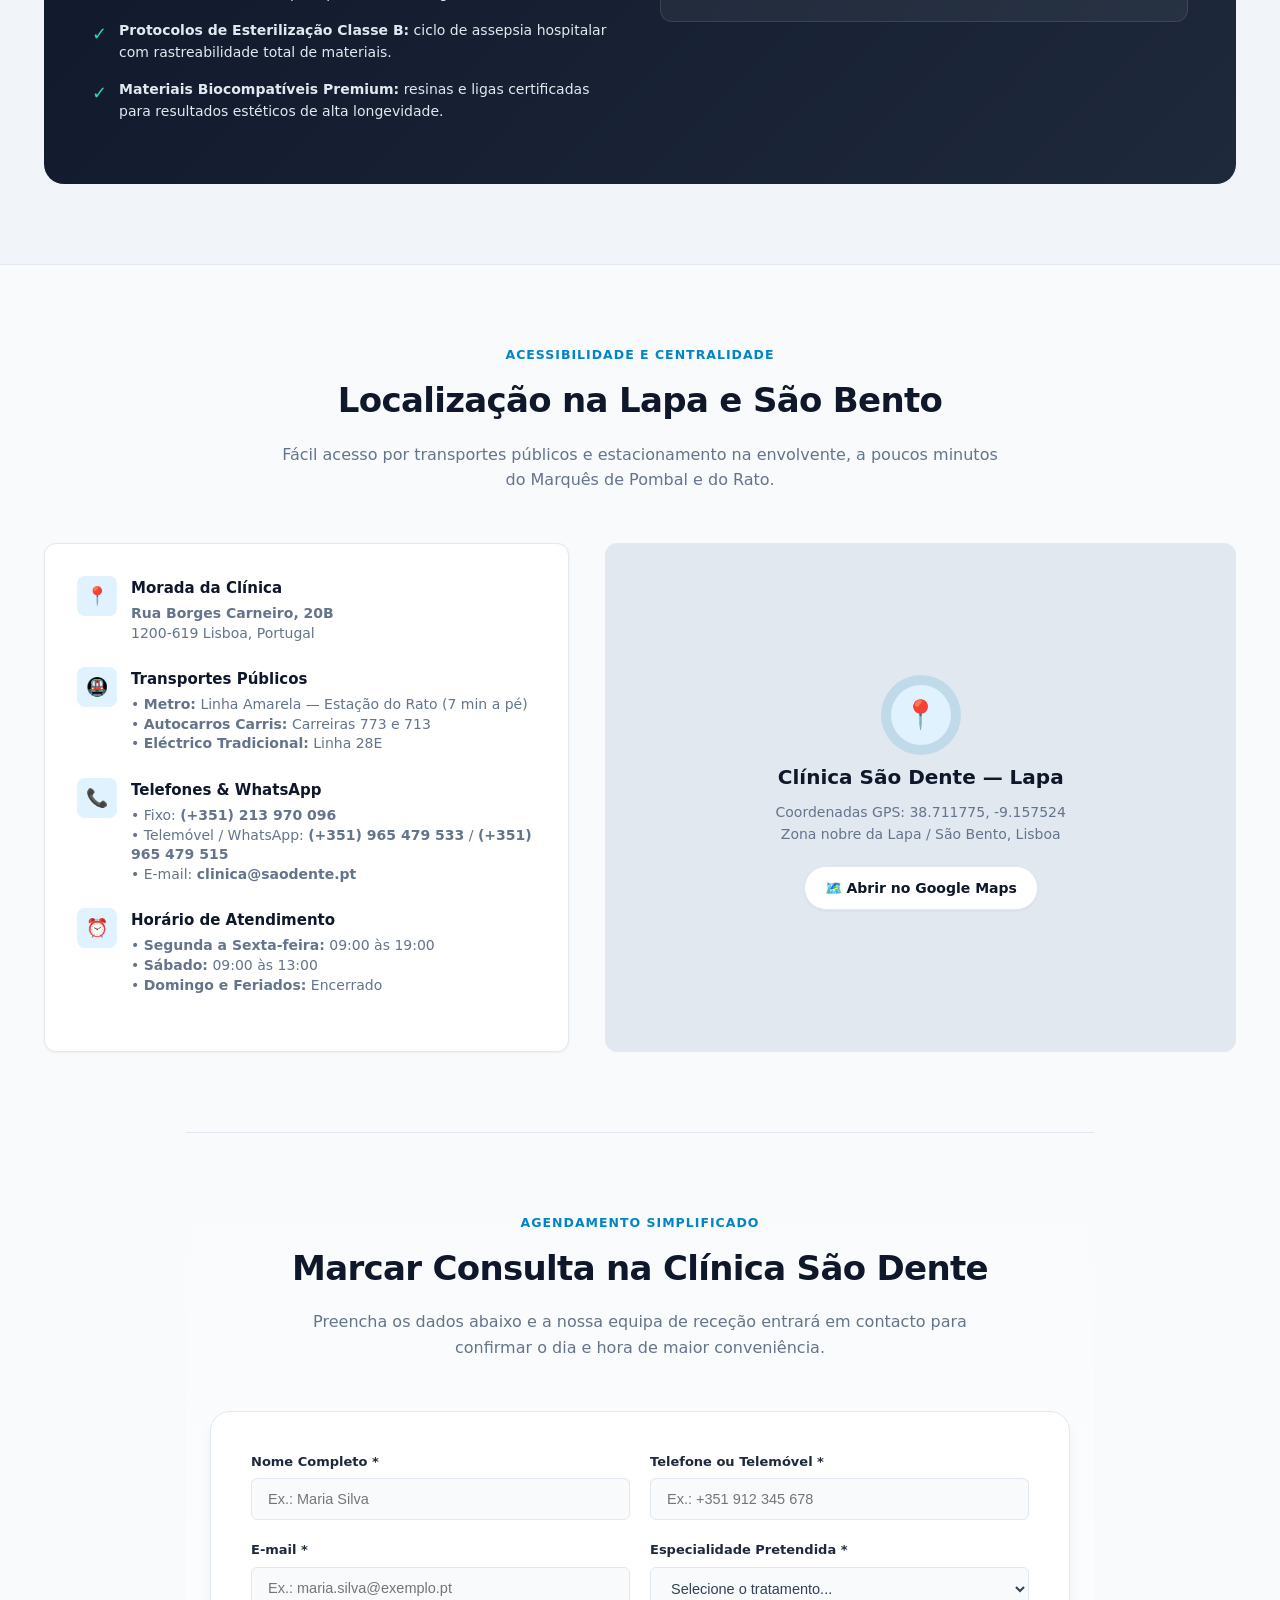
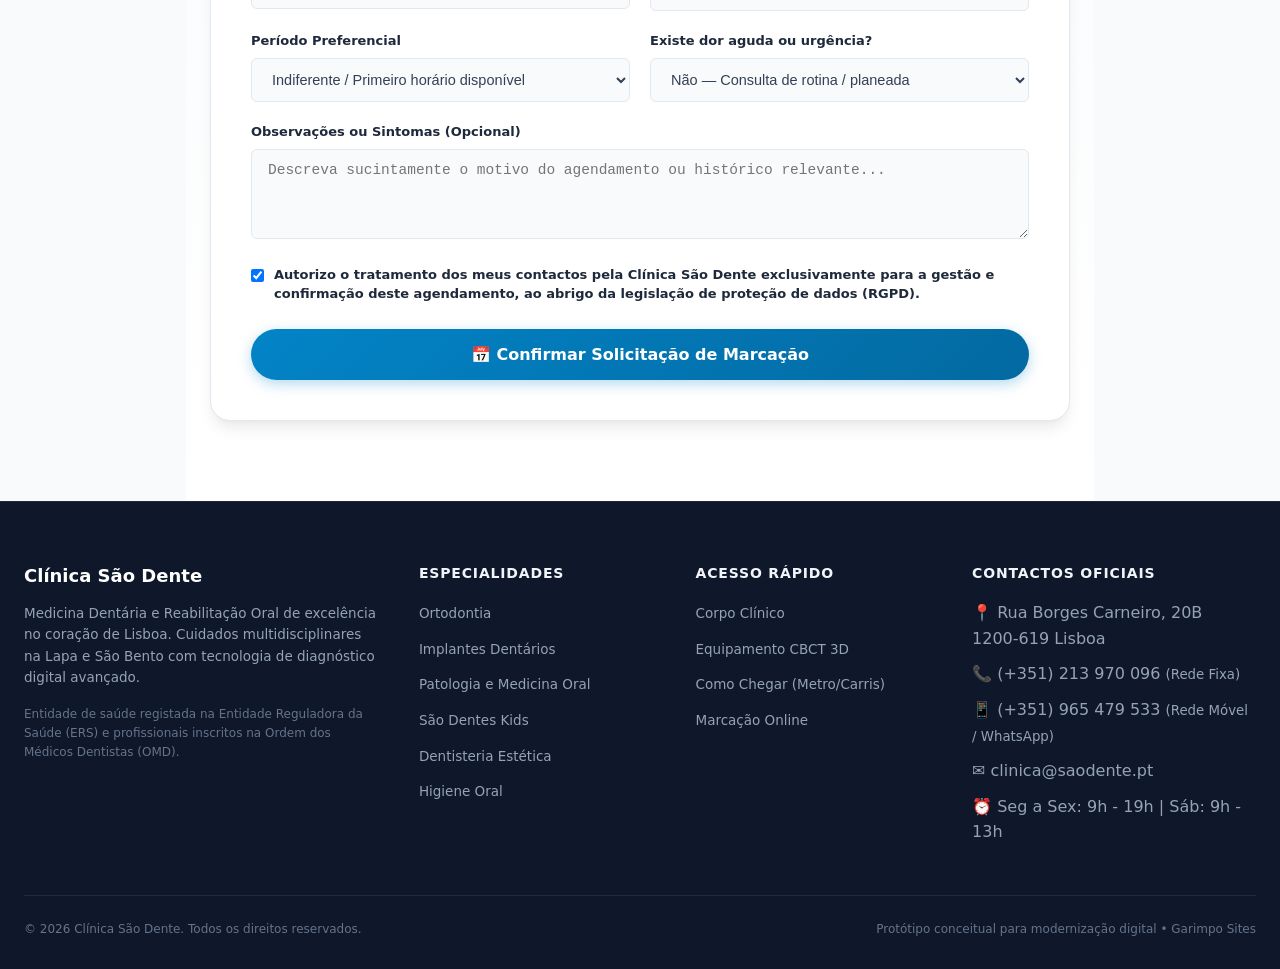
<file: clinica-sao-dente/v1/index.html>
<!DOCTYPE html>
<html lang="pt-PT">
<head>
  <meta charset="UTF-8">
  <meta name="viewport" content="width=device-width, initial-scale=1.0">
  <title>Clínica São Dente — Medicina Dentária & Implantologia Lisboa (Lapa) | V1</title>
  <meta name="description" content="Protótipo de Modernização da Clínica São Dente na Lapa e São Bento, Lisboa. Cuidados dentários de excelência, tecnologia 3D e corpo clínico especializado.">
  <link rel="stylesheet" href="styles.css">
</head>
<body>

  <!-- ==========================================================================
       BARRA DE CONTROLE GARIMPO SITES (PREVIEW & DOWNLOAD)
       ========================================================================== -->
  <div class="control-bar" id="preview-control-bar">
    <div class="left-group">
      <span class="status-badge">⚡ VISUALIZAR PRÉVIA — DRAFT v1</span>
      <span class="project-meta">Projeto: <strong>Clínica São Dente (Lisboa - Lapa)</strong> | Versão: <strong>v1</strong></span>
    </div>
    <div class="actions">
      <a href="#especialidades" class="btn-ctrl btn-ctrl-preview" title="Explorar especialidades">👁️ ESPECIALIDADES</a>
      <a href="#marcacao" class="btn-ctrl btn-ctrl-preview" title="Testar marcação de consulta">📅 AGENDAMENTO</a>
      <a href="clinica-sao-dente-v1-standalone.html" download="clinica-sao-dente-v1-standalone.html" class="btn-ctrl btn-ctrl-download" title="Baixar protótipo autônomo offline">📥 BAIXAR PROTÓTIPO</a>
    </div>
  </div>

  <!-- ==========================================================================
       TOPBAR CLÍNICA (CONTACTOS REAIS VERIFICADOS)
       ========================================================================== -->
  <div class="clinic-topbar">
    <div class="clinic-topbar-info">
      <span class="clinic-topbar-item">📍 <strong>Rua Borges Carneiro, 20B</strong>, 1200-619 Lisboa (Lapa / São Bento)</span>
      <span class="clinic-topbar-item">📞 <strong>(+351) 213 970 096</strong> <small>(Rede Fixa)</small></span>
      <span class="clinic-topbar-item">📱 <strong>(+351) 965 479 533</strong> <small>(WhatsApp / Móvel)</small></span>
      <span class="clinic-topbar-item">⏰ <strong>Seg - Sex:</strong> 09h00 - 19h00 | <strong>Sáb:</strong> 09h00 - 13h00</span>
    </div>
    <div>
      <span class="clinic-topbar-badge">Atendimento de Urgências Dentárias</span>
    </div>
  </div>

  <!-- ==========================================================================
       NAVBAR INSTITUCIONAL
       ========================================================================== -->
  <header class="main-navbar">
    <div class="navbar-container">
      <a href="#" class="brand-logo">
        <div class="brand-icon-box">🦷</div>
        <div>
          <span class="brand-title">Clínica São Dente</span>
          <span class="brand-subtitle">Medicina Dentária Lisboa • Desde 2015</span>
        </div>
      </a>
      <nav>
        <ul class="nav-links">
          <li><a href="#especialidades">Especialidades</a></li>
          <li><a href="#corpo-clinico">Corpo Clínico</a></li>
          <li><a href="#tecnologia">Tecnologia & Diagnóstico</a></li>
          <li><a href="#localizacao">Como Chegar</a></li>
          <li><a href="#marcacao" class="nav-cta-btn">Marcar Consulta</a></li>
        </ul>
      </nav>
    </div>
  </header>

  <!-- ==========================================================================
       HERO SECTION (DIREÇÃO VISUAL MODERNA & ALTA CONVERSÃO)
       ========================================================================== -->
  <section class="hero-section">
    <div class="hero-pattern"></div>
    <div class="hero-container">
      <div class="hero-content">
        <div class="hero-pill">
          <span>✨</span>
          <span>Mais de 10 anos de rigor clínico e dedicação na Lapa</span>
        </div>
        <h1 class="hero-title">
          Medicina Dentária de Excelência no <span class="highlight">coração de Lisboa</span>
        </h1>
        <p class="hero-desc">
          Desde 2015 que a <strong>Clínica São Dente</strong> proporciona cuidados orais integrados com diferenciação médica, equipamentos de diagnóstico digital de última geração e os mais exigentes protocolos de assepsia.
        </p>
        <div class="hero-actions">
          <a href="#marcacao" class="btn-primary-lg">
            <span>📅 Marcar Avaliação Clínica</span>
          </a>
          <a href="#especialidades" class="btn-secondary-lg">
            <span>Explorar Especialidades</span>
            <span>↓</span>
          </a>
        </div>
        <div class="hero-badges-row">
          <div class="hero-badge-item">
            <span class="hero-badge-icon">✓</span>
            <span>Corpo Clínico Multidisciplinar</span>
          </div>
          <div class="hero-badge-item">
            <span class="hero-badge-icon">✓</span>
            <span>CBCT 3D e Radiografia Digital</span>
          </div>
          <div class="hero-badge-item">
            <span class="hero-badge-icon">✓</span>
            <span>Atendimento Humanizado</span>
          </div>
        </div>
      </div>

      <!-- Card Interativo de Triagem Rápida -->
      <div class="hero-card-visual">
        <span class="hero-card-badge">CONVITE DE AGENDAMENTO</span>
        <div class="hero-quick-consult">
          <h3 class="hero-quick-title">Agende a sua consulta</h3>
          <p class="hero-quick-subtitle">Selecione o motivo da sua visita para encaminhamento ao especialista dedicado.</p>
          <form id="hero-quick-form" onsubmit="event.preventDefault(); window.location.hash = 'marcacao';">
            <div class="quick-form-group">
              <label class="quick-label" for="hero-motivo">Motivo Principal da Consulta</label>
              <select id="hero-motivo" class="quick-select">
                <option value="Agendar Consulta Geral">Primeira Consulta / Check-up Geral</option>
                <option value="Ortodontia">Ortodontia (Alinhadores / Aparelhos)</option>
                <option value="Implantes Dentários">Implantes & Reabilitação Fixa</option>
                <option value="São Dentes Kids">São Dentes Kids (Odontopediatria)</option>
                <option value="Dentisteria">Dentisteria Estética & Branqueamento</option>
                <option value="Patologia e Medicina Oral">Patologia & Medicina Oral</option>
                <option value="Higiene Oral">Higiene Oral & Destartarização</option>
              </select>
            </div>
            <div class="quick-form-group">
              <label class="quick-label" for="hero-contact-pref">Contacto Preferencial</label>
              <input type="text" id="hero-contact-pref" class="quick-input" placeholder="Seu nome ou telemóvel">
            </div>
            <button type="submit" class="btn-quick-submit">
              <span>Continuar Marcação</span>
              <span>→</span>
            </button>
          </form>
        </div>
      </div>
    </div>
  </section>

  <!-- ==========================================================================
       FAIXA DE INDICADORES CLÍNICOS
       ========================================================================== -->
  <section class="stats-strip">
    <div class="stats-grid">
      <div class="stat-item">
        <div class="stat-icon">🏥</div>
        <div>
          <div class="stat-number">Desde 2015</div>
          <div class="stat-label">Clínica de referência na Lapa e São Bento</div>
        </div>
      </div>
      <div class="stat-item">
        <div class="stat-icon">👨‍⚕️</div>
        <div>
          <div class="stat-number">Especialistas</div>
          <div class="stat-label">Médicos dentistas dedicados por área</div>
        </div>
      </div>
      <div class="stat-item">
        <div class="stat-icon">🔬</div>
        <div>
          <div class="stat-number">Diagnóstico 3D</div>
          <div class="stat-label">Tomografia CBCT & Radiografia digital</div>
        </div>
      </div>
      <div class="stat-item">
        <div class="stat-icon">🛡️</div>
        <div>
          <div class="stat-number">Rigor Clínico</div>
          <div class="stat-label">Protocolos estritos de assepsia e segurança</div>
        </div>
      </div>
    </div>
  </section>

  <!-- ==========================================================================
       SEÇÃO DE ESPECIALIDADES MÉDICAS (FACTUAIS E CONFIRMADAS)
       ========================================================================== -->
  <section id="especialidades" class="section-wrapper">
    <div class="section-header">
      <span class="section-tag">Cuidados Dentários Completos</span>
      <h2 class="section-heading">Especialidades Clínicas Integradas</h2>
      <p class="section-subtext">
        Planos de tratamento personalizados com foco na preservação biológica, saúde oral a longo prazo e harmonia estética do sorriso.
      </p>
    </div>

    <div class="specialties-grid">
      <!-- Card 1: Ortodontia -->
      <div class="specialty-card">
        <div class="specialty-icon-box">📐</div>
        <h3 class="specialty-title">Ortodontia</h3>
        <p class="specialty-desc">
          Correção de dentes desalinhados e oclusão através de alinhadores transparentes modernos ou aparelhos fixos estéticos, tanto para jovens como para adultos.
        </p>
        <a href="#marcacao" class="specialty-link">Agendar avaliação ortodôntica <span>→</span></a>
      </div>

      <!-- Card 2: Implantes Dentários -->
      <div class="specialty-card">
        <div class="specialty-icon-box">🔩</div>
        <h3 class="specialty-title">Implantes Dentários</h3>
        <p class="specialty-desc">
          Reabilitação oral avançada com implantes de titânio de alta biocompatibilidade, desde dentes unitários até reconstruções completas com carga imediata.
        </p>
        <a href="#marcacao" class="specialty-link">Saber mais sobre implantes <span>→</span></a>
      </div>

      <!-- Card 3: Patologia & Medicina Oral -->
      <div class="specialty-card">
        <div class="specialty-icon-box">🩺</div>
        <h3 class="specialty-title">Patologia & Medicina Oral</h3>
        <p class="specialty-desc">
          Diagnóstico e tratamento especializado de lesões na mucosa oral, dores orofaciais e prevenção sistemática de afeções orais graves com referência médica.
        </p>
        <a href="#marcacao" class="specialty-link">Consultar especialista <span>→</span></a>
      </div>

      <!-- Card 4: São Dentes Kids -->
      <div class="specialty-card">
        <div class="specialty-icon-box">🧸</div>
        <h3 class="specialty-title">São Dentes Kids</h3>
        <p class="specialty-desc">
          Odontopediatria humanizada num ambiente seguro e tranquilo, promovendo hábitos de higiene oral positivos desde a primeira infância.
        </p>
        <a href="#marcacao" class="specialty-link">Marcar consulta infantil <span>→</span></a>
      </div>

      <!-- Card 5: Dentisteria Estética -->
      <div class="specialty-card">
        <div class="specialty-icon-box">✨</div>
        <h3 class="specialty-title">Dentisteria & Estética</h3>
        <p class="specialty-desc">
          Restaurações estéticas diretas em resina composta, facetas cerâmicas e branqueamento dentário seguro para devolver a luminosidade natural ao seu sorriso.
        </p>
        <a href="#marcacao" class="specialty-link">Avaliar estética dentária <span>→</span></a>
      </div>

      <!-- Card 6: Cirurgia Oral -->
      <div class="specialty-card">
        <div class="specialty-icon-box">⚕️</div>
        <h3 class="specialty-title">Cirurgia Oral</h3>
        <p class="specialty-desc">
          Extrações cirúrgicas simples e complexas (dentes do siso inclusos), frenectomias e cirurgia pré-protética sob rigorosa técnica asséptica e anestesia local eficaz.
        </p>
        <a href="#marcacao" class="specialty-link">Agendar cirurgia oral <span>→</span></a>
      </div>

      <!-- Card 7: Prostodontia -->
      <div class="specialty-card">
        <div class="specialty-icon-box">🦷</div>
        <h3 class="specialty-title">Prostodontia</h3>
        <p class="specialty-desc">
          Reabilitação da mastigação e fonética através de coroas em zircónia, pontes fixas e próteses esqueléticas ou acrílicas de grande precisão anatómica.
        </p>
        <a href="#marcacao" class="specialty-link">Reabilitação protética <span>→</span></a>
      </div>

      <!-- Card 8: Higiene Oral & Manutenção -->
      <div class="specialty-card">
        <div class="specialty-icon-box">💧</div>
        <h3 class="specialty-title">Higiene Oral & Profilaxia</h3>
        <p class="specialty-desc">
          Remoção de tártaro ultrassónica, polimento com jato de bicarbonato e controlo periodontal para prevenção de gengivite, cáries e perda dentária.
        </p>
        <a href="#marcacao" class="specialty-link">Marcar destartarização <span>→</span></a>
      </div>
    </div>
  </section>

  <!-- ==========================================================================
       CORPO CLÍNICO (FACTOS VERIFICADOS NA FONTE OFICIAL)
       ========================================================================== -->
  <section id="corpo-clinico" class="team-section">
    <div class="section-wrapper">
      <div class="section-header">
        <span class="section-tag">Experiência Médica & Deontologia</span>
        <h2 class="section-heading">Equipa Médica Multidisciplinar</h2>
        <p class="section-subtext">
          Profissionais com formação contínua e vasta prática clínica, dedicados ao acompanhamento atento e personalizado de cada paciente.
        </p>
      </div>

      <div class="doctors-grid">
        <!-- Dr. Sancho Silvestre -->
        <article class="doctor-card">
          <div class="doctor-avatar-wrap">
            <span class="doctor-avatar-icon">👨‍⚕️</span>
            <span class="doctor-role-badge">MÉDICO DENTISTA</span>
          </div>
          <div class="doctor-info">
            <h3 class="doctor-name">Dr. Sancho Silvestre</h3>
            <div class="doctor-specialty">Medicina Dentária & Reabilitação Oral</div>
            <p class="doctor-bio">
              Com foco na reabilitação estética e funcional integrada, diagnóstico minucioso e planeamento cirúrgico de precisão para tratamentos orais duradouros.
            </p>
            <div class="doctor-tags">
              <span class="doc-tag">Reabilitação Oral</span>
              <span class="doc-tag">Implantologia</span>
              <span class="doc-tag">Oclusão</span>
            </div>
          </div>
        </article>

        <!-- Profª. Drª. Maria Cristina de Faria Teixeira -->
        <article class="doctor-card">
          <div class="doctor-avatar-wrap">
            <span class="doctor-avatar-icon">👩‍⚕️</span>
            <span class="doctor-role-badge">ESPECIALISTA SÉNIOR</span>
          </div>
          <div class="doctor-info">
            <h3 class="doctor-name">Profª. Drª. Maria Cristina de Faria Teixeira</h3>
            <div class="doctor-specialty">Patologia & Medicina Oral</div>
            <p class="doctor-bio">
              Referência em patologia oral, diagnóstico de lesões dos tecidos moles da cavidade oral e interface entre medicina geral e saúde dentária.
            </p>
            <div class="doctor-tags">
              <span class="doc-tag">Patologia Oral</span>
              <span class="doc-tag">Medicina Oral</span>
              <span class="doc-tag">Diagnóstico Clínico</span>
            </div>
          </div>
        </article>

        <!-- Dra. Beatriz Vaz Duarte -->
        <article class="doctor-card">
          <div class="doctor-avatar-wrap">
            <span class="doctor-avatar-icon">👩‍⚕️</span>
            <span class="doctor-role-badge">MÉDICA DENTISTA</span>
          </div>
          <div class="doctor-info">
            <h3 class="doctor-name">Dra. Beatriz Vaz Duarte</h3>
            <div class="doctor-specialty">Medicina Dentária Geral & Ortodontia</div>
            <p class="doctor-bio">
              Dedicada ao alinhamento dentário funcional, tratamentos preventivos e cuidados restauradores adaptados às necessidades individuais de cada paciente.
            </p>
            <div class="doctor-tags">
              <span class="doc-tag">Ortodontia</span>
              <span class="doc-tag">Dentisteria</span>
              <span class="doc-tag">Prevenção</span>
            </div>
          </div>
        </article>
      </div>

      <!-- Banner de Tecnologia & Diagnóstico 3D -->
      <div id="tecnologia" class="tech-banner">
        <div class="tech-content">
          <h3>Tecnologia Diagnóstica & Assepsia Avançada</h3>
          <p>
            A Clínica São Dente conta com equipamentos modernos que reduzem a exposição radiológica e asseguram a máxima previsibilidade clínica em cada intervenção.
          </p>
          <ul class="tech-features">
            <li class="tech-feature-item">
              <span class="tech-icon-check">✓</span>
              <span><strong>Tomografia CBCT 3D e Radiografia Digital:</strong> exames imagiológicos tridimensionais no local para planeamento seguro.</span>
            </li>
            <li class="tech-feature-item">
              <span class="tech-icon-check">✓</span>
              <span><strong>Protocolos de Esterilização Classe B:</strong> ciclo de assepsia hospitalar com rastreabilidade total de materiais.</span>
            </li>
            <li class="tech-feature-item">
              <span class="tech-icon-check">✓</span>
              <span><strong>Materiais Biocompatíveis Premium:</strong> resinas e ligas certificadas para resultados estéticos de alta longevidade.</span>
            </li>
          </ul>
        </div>
        <div>
          <div class="tech-box-card">
            <h4>Segurança e Bem-Estar do Paciente</h4>
            <p>
              Todos os gabinetes clínicos seguem normativas rigorosas de desinfeção de superfícies e ventilação contínua entre consultas, garantindo um ambiente limpo e seguro para toda a família.
            </p>
          </div>
        </div>
      </div>
    </div>
  </section>

  <!-- ==========================================================================
       LOCALIZAÇÃO E ACESSOS (LAPA / SÃO BENTO - LISBOA)
       ========================================================================== -->
  <section id="localizacao" class="section-wrapper">
    <div class="section-header">
      <span class="section-tag">Acessibilidade e Centralidade</span>
      <h2 class="section-heading">Localização na Lapa e São Bento</h2>
      <p class="section-subtext">
        Fácil acesso por transportes públicos e estacionamento na envolvente, a poucos minutos do Marquês de Pombal e do Rato.
      </p>
    </div>

    <div class="location-grid">
      <div class="location-details-box">
        <div class="location-item">
          <div class="location-icon-badge">📍</div>
          <div>
            <h4>Morada da Clínica</h4>
            <p><strong>Rua Borges Carneiro, 20B</strong><br>1200-619 Lisboa, Portugal</p>
          </div>
        </div>

        <div class="location-item">
          <div class="location-icon-badge">🚇</div>
          <div>
            <h4>Transportes Públicos</h4>
            <p>
              • <strong>Metro:</strong> Linha Amarela — Estação do Rato (7 min a pé)<br>
              • <strong>Autocarros Carris:</strong> Carreiras 773 e 713<br>
              • <strong>Eléctrico Tradicional:</strong> Linha 28E
            </p>
          </div>
        </div>

        <div class="location-item">
          <div class="location-icon-badge">📞</div>
          <div>
            <h4>Telefones & WhatsApp</h4>
            <p>
              • Fixo: <strong>(+351) 213 970 096</strong><br>
              • Telemóvel / WhatsApp: <strong>(+351) 965 479 533</strong> / <strong>(+351) 965 479 515</strong><br>
              • E-mail: <strong>clinica@saodente.pt</strong>
            </p>
          </div>
        </div>

        <div class="location-item">
          <div class="location-icon-badge">⏰</div>
          <div>
            <h4>Horário de Atendimento</h4>
            <p>
              • <strong>Segunda a Sexta-feira:</strong> 09:00 às 19:00<br>
              • <strong>Sábado:</strong> 09:00 às 13:00<br>
              • <strong>Domingo e Feriados:</strong> Encerrado
            </p>
          </div>
        </div>
      </div>

      <div class="map-mockup-frame">
        <div class="map-pin-pulse">📍</div>
        <h3 style="font-size: 20px; font-weight: 700; color: #0f172a; margin-bottom: 8px;">Clínica São Dente — Lapa</h3>
        <p style="color: #64748b; font-size: 14px; max-width: 320px; margin-bottom: 20px;">
          Coordenadas GPS: 38.711775, -9.157524<br>
          Zona nobre da Lapa / São Bento, Lisboa
        </p>
        <a href="https://maps.google.com/?q=38.711775,-9.157524" target="_blank" rel="noopener noreferrer" class="btn-secondary-lg" style="padding: 10px 20px; font-size: 14px;">
          <span>🗺️ Abrir no Google Maps</span>
        </a>
      </div>
    </div>
  </section>

  <!-- ==========================================================================
       WIDGET INTERATIVO DE MARCAÇÃO DE CONSULTA
       ========================================================================== -->
  <section id="marcacao" class="section-wrapper booking-section">
    <div class="section-header">
      <span class="section-tag">Agendamento Simplificado</span>
      <h2 class="section-heading">Marcar Consulta na Clínica São Dente</h2>
      <p class="section-subtext">
        Preencha os dados abaixo e a nossa equipa de receção entrará em contacto para confirmar o dia e hora de maior conveniência.
      </p>
    </div>

    <div class="booking-card">
      <form id="booking-form" onsubmit="handleBookingSubmit(event)">
        <div class="booking-form-grid">
          <div class="form-group">
            <label for="booking-nome">Nome Completo *</label>
            <input type="text" id="booking-nome" class="form-control" placeholder="Ex.: Maria Silva" required>
          </div>

          <div class="form-group">
            <label for="booking-telefone">Telefone ou Telemóvel *</label>
            <input type="tel" id="booking-telefone" class="form-control" placeholder="Ex.: +351 912 345 678" required>
          </div>

          <div class="form-group">
            <label for="booking-email">E-mail *</label>
            <input type="email" id="booking-email" class="form-control" placeholder="Ex.: maria.silva@exemplo.pt" required>
          </div>

          <div class="form-group">
            <label for="booking-especialidade">Especialidade Pretendida *</label>
            <select id="booking-especialidade" class="form-control" required>
              <option value="">Selecione o tratamento...</option>
              <option value="Primeira Consulta / Check-up">Primeira Consulta / Avaliação Geral</option>
              <option value="Ortodontia">Ortodontia (Alinhadores / Aparelhos)</option>
              <option value="Implantes Dentários">Implantes Dentários & Reabilitação</option>
              <option value="Patologia e Medicina Oral">Patologia & Medicina Oral</option>
              <option value="São Dentes Kids">São Dentes Kids (Odontopediatria)</option>
              <option value="Dentisteria e Estética">Dentisteria Estética / Branqueamento</option>
              <option value="Cirurgia Oral">Cirurgia Oral / Extração</option>
              <option value="Higiene Oral">Higiene Oral / Destartarização</option>
              <option value="Radiografia ou CBCT">Exame Radiológico (CBCT 3D / Raio-X)</option>
            </select>
          </div>

          <div class="form-group">
            <label for="booking-periodo">Período Preferencial</label>
            <select id="booking-periodo" class="form-control">
              <option value="Qualquer horário">Indiferente / Primeiro horário disponível</option>
              <option value="Manhã (09h - 13h)">Manhã (09h00 às 13h00)</option>
              <option value="Tarde (14h - 19h)">Tarde (14h00 às 19h00)</option>
              <option value="Sábado (09h - 13h)">Sábado de manhã (09h00 às 13h00)</option>
            </select>
          </div>

          <div class="form-group">
            <label for="booking-urgencia">Existe dor aguda ou urgência?</label>
            <select id="booking-urgencia" class="form-control">
              <option value="Não">Não — Consulta de rotina / planeada</option>
              <option value="Sim - Dor moderada">Sim — Dor moderada / desconforto recente</option>
              <option value="Sim - Urgência aguda">Sim — Urgência aguda (atendimento prioritário)</option>
            </select>
          </div>

          <div class="form-group booking-form-full">
            <label for="booking-mensagem">Observações ou Sintomas (Opcional)</label>
            <textarea id="booking-mensagem" class="form-control" placeholder="Descreva sucintamente o motivo do agendamento ou histórico relevante..."></textarea>
          </div>

          <div class="form-group booking-form-full">
            <div class="form-checkbox-wrap">
              <input type="checkbox" id="booking-consent" required checked>
              <label for="booking-consent">
                Autorizo o tratamento dos meus contactos pela Clínica São Dente exclusivamente para a gestão e confirmação deste agendamento, ao abrigo da legislação de proteção de dados (RGPD).
              </label>
            </div>
          </div>

          <div class="form-group booking-form-full">
            <button type="submit" class="btn-submit-booking">
              <span>📅 Confirmar Solicitação de Marcação</span>
            </button>
          </div>
        </div>
      </form>

      <div id="booking-feedback" class="form-feedback-message"></div>
    </div>
  </section>

  <!-- ==========================================================================
       FOOTER INSTITUCIONAL
       ========================================================================== -->
  <footer class="main-footer">
    <div class="footer-container">
      <div class="footer-brand">
        <h4>Clínica São Dente</h4>
        <p>
          Medicina Dentária e Reabilitação Oral de excelência no coração de Lisboa. Cuidados multidisciplinares na Lapa e São Bento com tecnologia de diagnóstico digital avançado.
        </p>
        <p style="font-size: 12px; color: #64748b;">
          Entidade de saúde registada na Entidade Reguladora da Saúde (ERS) e profissionais inscritos na Ordem dos Médicos Dentistas (OMD).
        </p>
      </div>

      <div>
        <h5 class="footer-heading">Especialidades</h5>
        <ul class="footer-links">
          <li><a href="#especialidades">Ortodontia</a></li>
          <li><a href="#especialidades">Implantes Dentários</a></li>
          <li><a href="#especialidades">Patologia e Medicina Oral</a></li>
          <li><a href="#especialidades">São Dentes Kids</a></li>
          <li><a href="#especialidades">Dentisteria Estética</a></li>
          <li><a href="#especialidades">Higiene Oral</a></li>
        </ul>
      </div>

      <div>
        <h5 class="footer-heading">Acesso Rápido</h5>
        <ul class="footer-links">
          <li><a href="#corpo-clinico">Corpo Clínico</a></li>
          <li><a href="#tecnologia">Equipamento CBCT 3D</a></li>
          <li><a href="#localizacao">Como Chegar (Metro/Carris)</a></li>
          <li><a href="#marcacao">Marcação Online</a></li>
        </ul>
      </div>

      <div>
        <h5 class="footer-heading">Contactos Oficiais</h5>
        <ul class="footer-links">
          <li>📍 Rua Borges Carneiro, 20B<br>1200-619 Lisboa</li>
          <li>📞 (+351) 213 970 096 <small>(Rede Fixa)</small></li>
          <li>📱 (+351) 965 479 533 <small>(Rede Móvel / WhatsApp)</small></li>
          <li>✉️ clinica@saodente.pt</li>
          <li>⏰ Seg a Sex: 9h - 19h | Sáb: 9h - 13h</li>
        </ul>
      </div>
    </div>

    <div class="footer-bottom">
      <div>
        © 2026 Clínica São Dente. Todos os direitos reservados.
      </div>
      <div>
        Protótipo conceitual para modernização digital • Garimpo Sites
      </div>
    </div>
  </footer>

  <!-- ==========================================================================
       BARRA FLUTUANTE DE CONVERSÃO MOBILE
       ========================================================================== -->
  <div class="mobile-action-bar">
    <a href="tel:+351213970096" class="btn-mobile-act btn-mobile-call">
      <span>📞 Ligar Agora</span>
    </a>
    <a href="https://wa.me/351965479533?text=Ol%C3%A1%2C%20gostaria%20de%20marcar%20uma%20consulta%20na%20Cl%C3%ADnica%20S%C3%A3o%20Dente." target="_blank" rel="noopener noreferrer" class="btn-mobile-act btn-mobile-whatsapp">
      <span>💬 WhatsApp</span>
    </a>
  </div>

  <!-- Scripts Interativos do Protótipo -->
  <script>
    function handleBookingSubmit(event) {
      event.preventDefault();
      const nome = document.getElementById('booking-nome').value;
      const telefone = document.getElementById('booking-telefone').value;
      const especialidade = document.getElementById('booking-especialidade').value;
      const periodo = document.getElementById('booking-periodo').value;
      const feedbackBox = document.getElementById('booking-feedback');

      feedbackBox.className = 'form-feedback-message success';
      feedbackBox.innerHTML = `
        <strong>✔ Solicitação de Marcação Registada com Sucesso!</strong><br>
        Obrigado, <strong>${nome}</strong>. A receção da Clínica São Dente entrará em contacto para o número <strong>${telefone}</strong> para confirmar a sua consulta de <strong>${especialidade}</strong> no período <strong>${periodo}</strong>.<br>
        <span style="font-size: 12px; opacity: 0.9; margin-top: 4px; display: inline-block;">
          ⚡ [Demonstração de Protótipo Visual — Nenhuma comunicação externa real foi disparada].
        </span>
      `;
      feedbackBox.scrollIntoView({ behavior: 'smooth', block: 'center' });
    }
  </script>

</body>
</html>
</file>
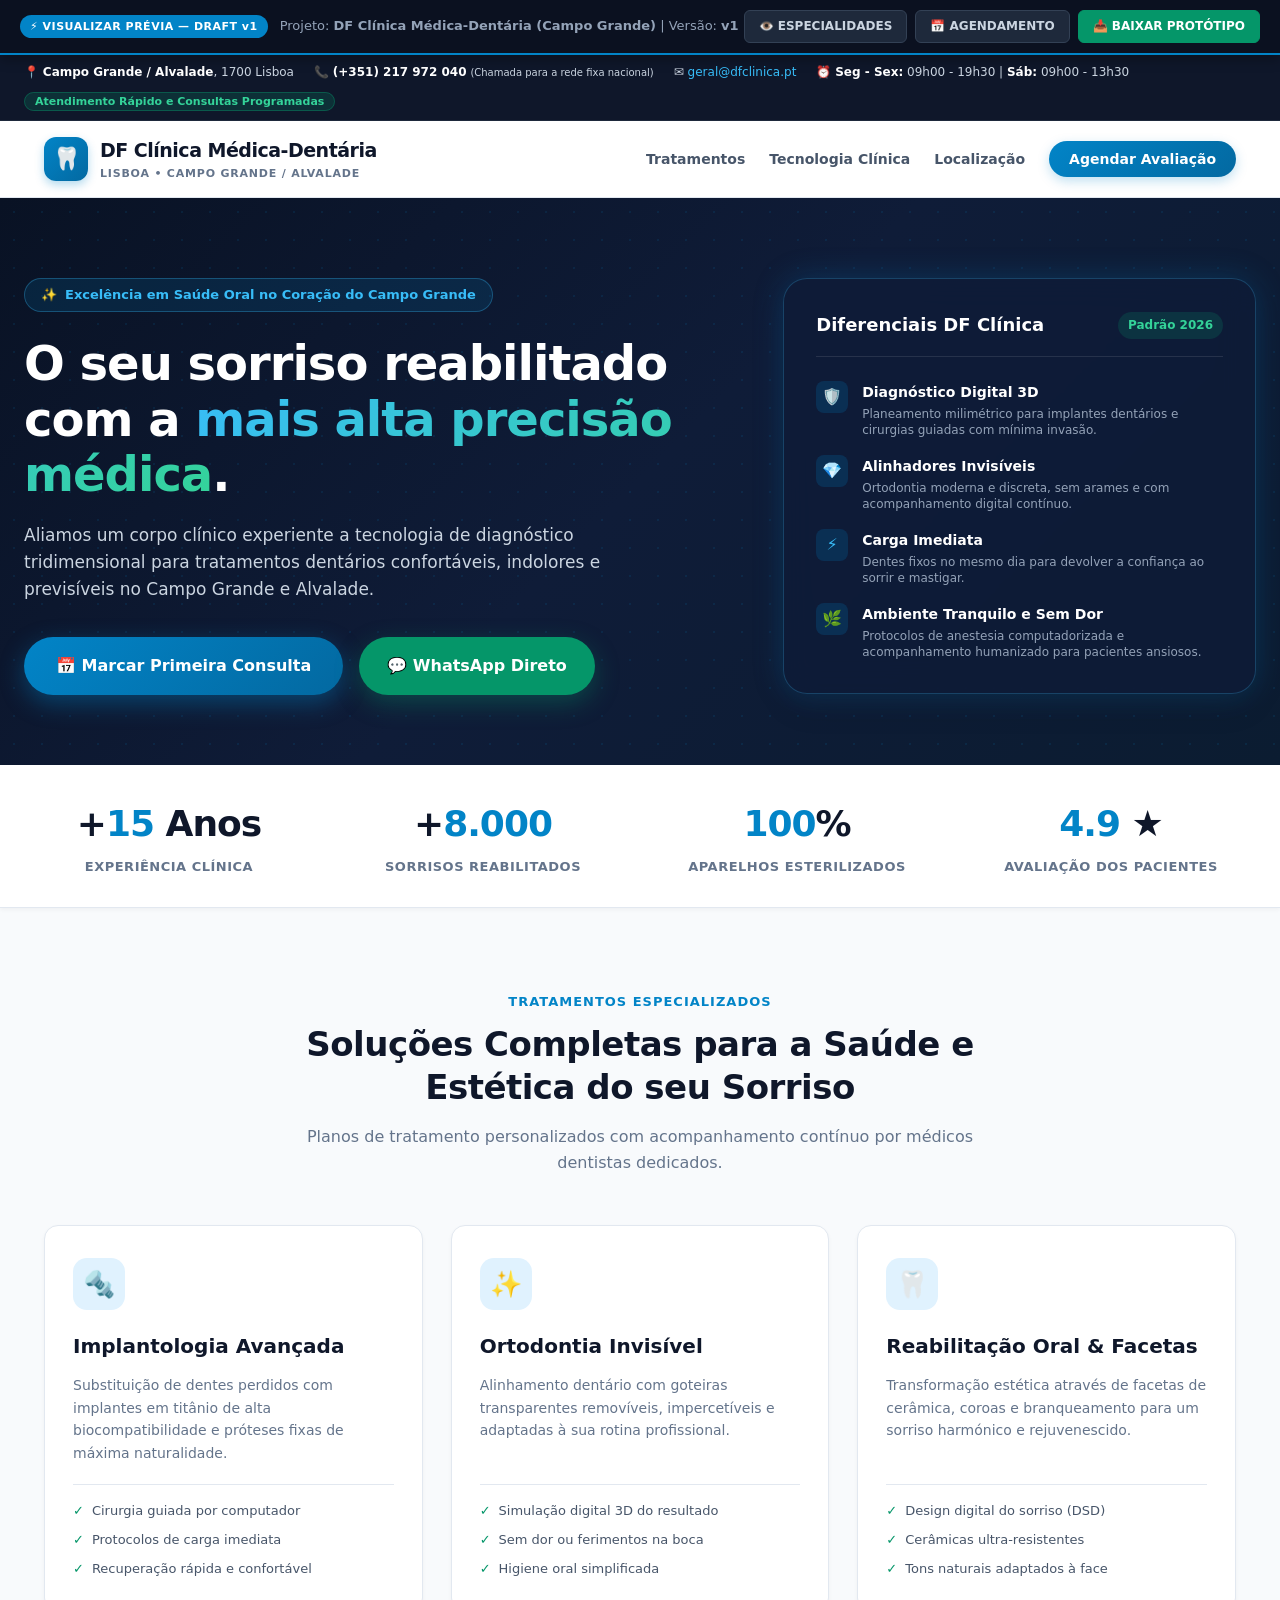
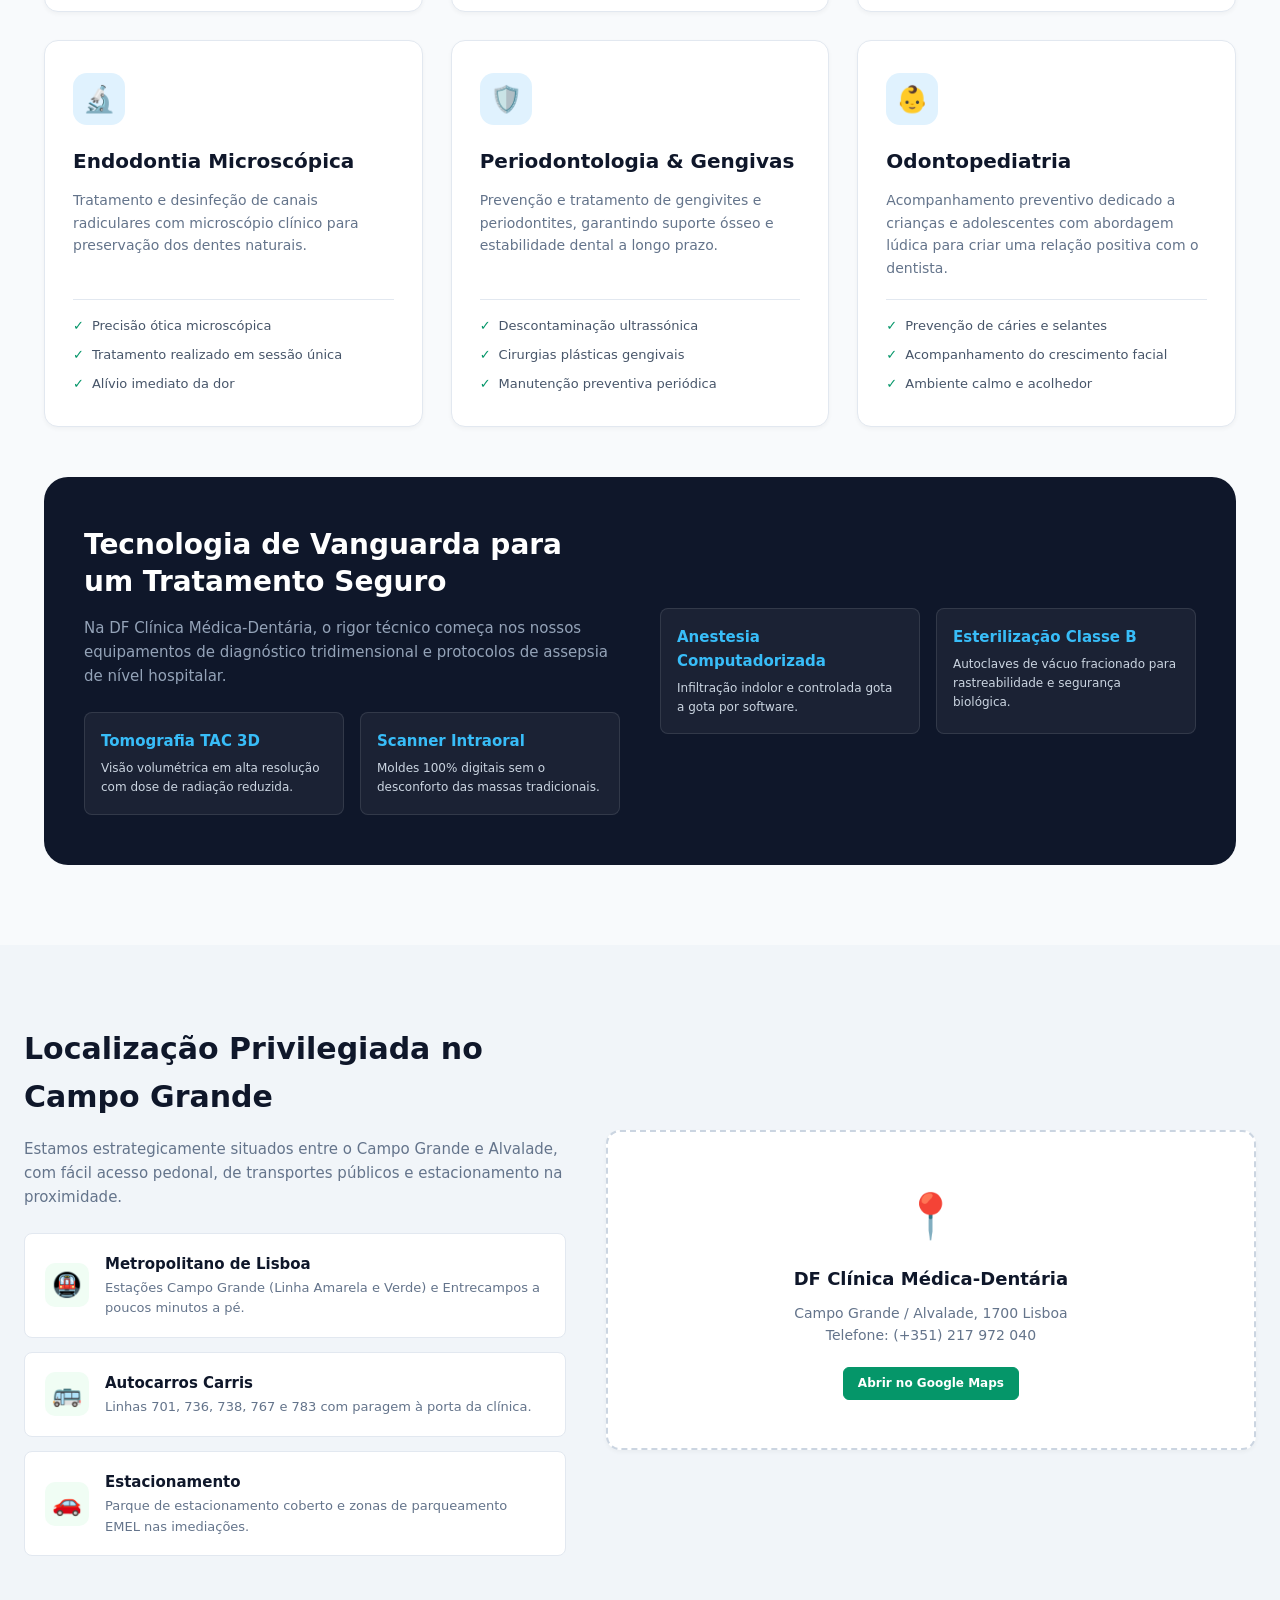
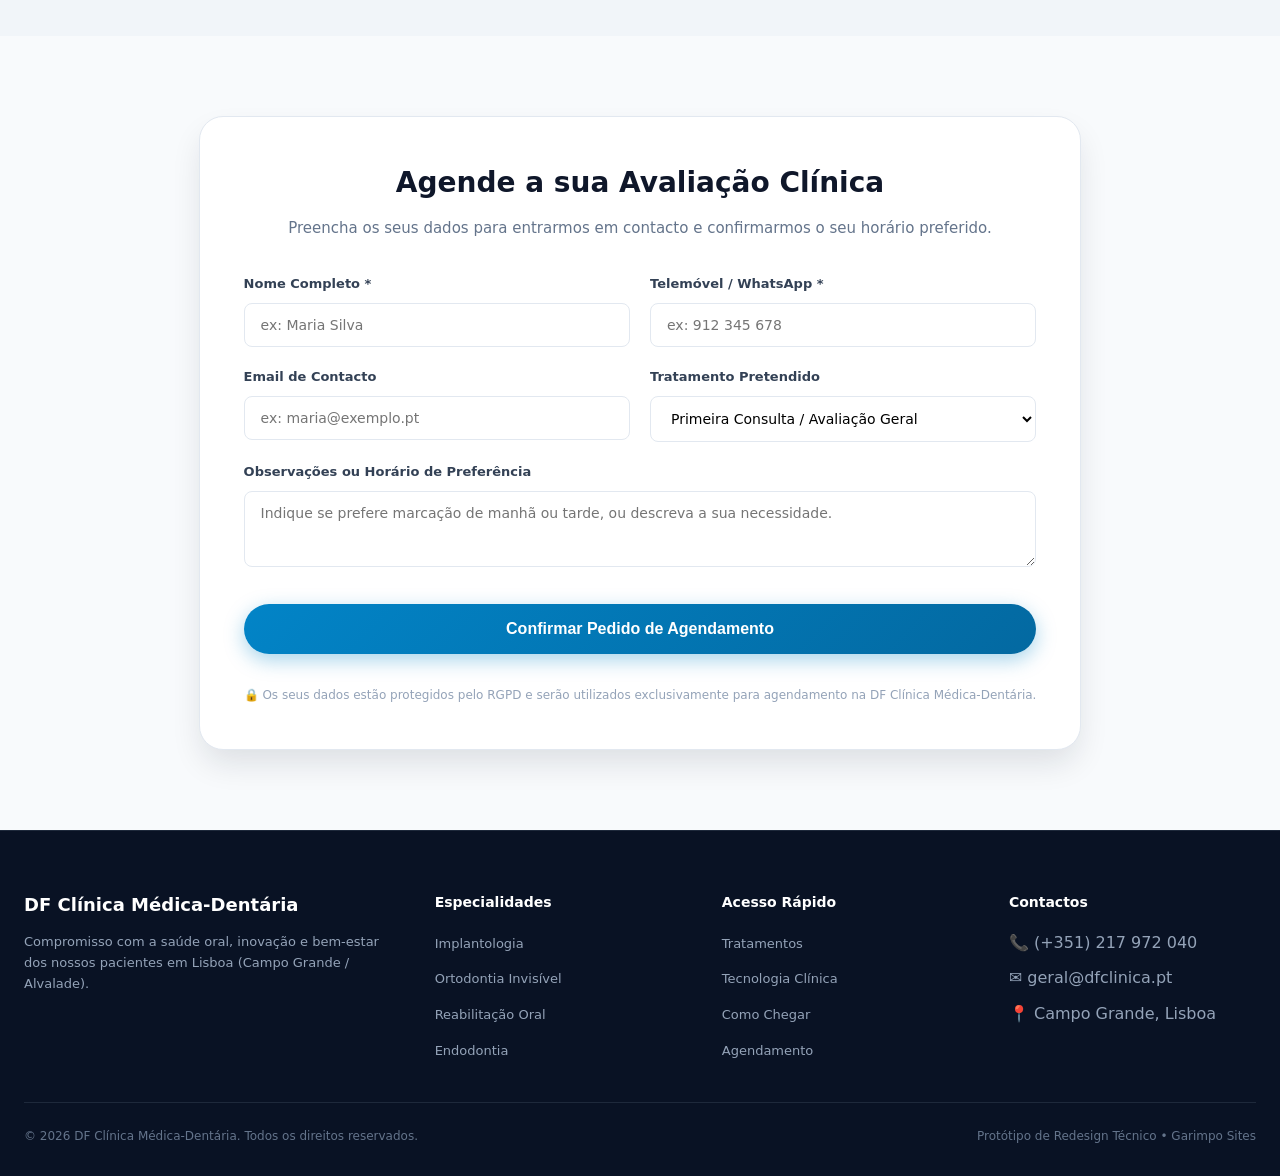
<file: df-clinica-medica-dentaria/v1/index.html>
<!DOCTYPE html>
<html lang="pt-PT">
<head>
  <meta charset="UTF-8">
  <meta name="viewport" content="width=device-width, initial-scale=1.0">
  <title>DF Clínica Médica-Dentária — Campo Grande / Alvalade, Lisboa | V1</title>
  <meta name="description" content="Protótipo de Modernização da DF Clínica Médica-Dentária no Campo Grande e Alvalade, Lisboa. Reabilitação oral avançada, implantes dentários, ortodontia invisível e medicina dentária preventiva.">
  <link rel="stylesheet" href="styles.css">
</head>
<body>

  <!-- ==========================================================================
       BARRA DE CONTROLE GARIMPO SITES (PREVIEW & GOVERNANÇA)
       ========================================================================== -->
  <div class="control-bar" id="preview-control-bar">
    <div class="left-group">
      <span class="status-badge">⚡ VISUALIZAR PRÉVIA — DRAFT v1</span>
      <span class="project-meta">Projeto: <strong>DF Clínica Médica-Dentária (Campo Grande)</strong> | Versão: <strong>v1</strong></span>
    </div>
    <div class="actions">
      <a href="#especialidades" class="btn-ctrl btn-ctrl-preview" title="Explorar especialidades">👁️ ESPECIALIDADES</a>
      <a href="#marcacao" class="btn-ctrl btn-ctrl-preview" title="Testar marcação de consulta">📅 AGENDAMENTO</a>
      <a href="df-clinica-medica-dentaria-v1-standalone.html" download="df-clinica-medica-dentaria-v1-standalone.html" class="btn-ctrl btn-ctrl-download" title="Baixar protótipo autônomo offline">📥 BAIXAR PROTÓTIPO</a>
    </div>
  </div>

  <!-- ==========================================================================
       TOPBAR DE CONTACTOS CLÍNICOS FACTUAIS
       ========================================================================== -->
  <div class="clinic-topbar">
    <div class="clinic-topbar-info">
      <span class="clinic-topbar-item">📍 <strong>Campo Grande / Alvalade</strong>, 1700 Lisboa</span>
      <span class="clinic-topbar-item">📞 <strong>(+351) 217 972 040</strong> <small>(Chamada para a rede fixa nacional)</small></span>
      <span class="clinic-topbar-item">✉️ <a href="mailto:geral@dfclinica.pt">geral@dfclinica.pt</a></span>
      <span class="clinic-topbar-item">⏰ <strong>Seg - Sex:</strong> 09h00 - 19h30 | <strong>Sáb:</strong> 09h00 - 13h30</span>
    </div>
    <div>
      <span class="clinic-topbar-badge">Atendimento Rápido e Consultas Programadas</span>
    </div>
  </div>

  <!-- ==========================================================================
       NAVBAR PRINCIPAL
       ========================================================================== -->
  <header class="main-navbar">
    <div class="navbar-container">
      <a href="#" class="brand-logo">
        <div class="brand-icon-box">🦷</div>
        <div>
          <span class="brand-title">DF Clínica Médica-Dentária</span>
          <span class="brand-subtitle">Lisboa • Campo Grande / Alvalade</span>
        </div>
      </a>
      <nav>
        <ul class="nav-links">
          <li><a href="#especialidades">Tratamentos</a></li>
          <li><a href="#tecnologia">Tecnologia Clínica</a></li>
          <li><a href="#localizacao">Localização</a></li>
          <li><a href="#marcacao" class="nav-cta-btn">Agendar Avaliação</a></li>
        </ul>
      </nav>
    </div>
  </header>

  <!-- ==========================================================================
       HERO SECTION (ALTO IMPACTO VISUAL & CONVERSÃO DIRETA)
       ========================================================================== -->
  <section class="hero-section">
    <div class="hero-pattern"></div>
    <div class="hero-container">
      <div class="hero-content">
        <div class="hero-pill">
          <span>✨</span>
          <span>Excelência em Saúde Oral no Coração do Campo Grande</span>
        </div>
        <h1 class="hero-title">
          O seu sorriso reabilitado com a <span>mais alta precisão médica</span>.
        </h1>
        <p class="hero-description">
          Aliamos um corpo clínico experiente a tecnologia de diagnóstico tridimensional para tratamentos dentários confortáveis, indolores e previsíveis no Campo Grande e Alvalade.
        </p>
        <div class="hero-actions">
          <a href="#marcacao" class="btn-hero-primary">📅 Marcar Primeira Consulta</a>
          <a href="https://wa.me/351217972040?text=Olá!%20Gostaria%20de%20marcar%20uma%20consulta%20na%20DF%20Clínica." class="btn-hero-whatsapp" target="_blank" rel="noopener">💬 WhatsApp Direto</a>
        </div>
      </div>

      <!-- Card Interativo de Prévia / Diferenciais -->
      <div class="hero-card-preview">
        <div class="hero-card-header">
          <h3>Diferenciais DF Clínica</h3>
          <span class="hero-card-badge">Padrão 2026</span>
        </div>
        <ul class="hero-feature-list">
          <li class="hero-feature-item">
            <div class="hero-feature-icon">🛡️</div>
            <div>
              <strong>Diagnóstico Digital 3D</strong>
              <p>Planeamento milimétrico para implantes dentários e cirurgias guiadas com mínima invasão.</p>
            </div>
          </li>
          <li class="hero-feature-item">
            <div class="hero-feature-icon">💎</div>
            <div>
              <strong>Alinhadores Invisíveis</strong>
              <p>Ortodontia moderna e discreta, sem arames e com acompanhamento digital contínuo.</p>
            </div>
          </li>
          <li class="hero-feature-item">
            <div class="hero-feature-icon">⚡</div>
            <div>
              <strong>Carga Imediata</strong>
              <p>Dentes fixos no mesmo dia para devolver a confiança ao sorrir e mastigar.</p>
            </div>
          </li>
          <li class="hero-feature-item">
            <div class="hero-feature-icon">🌿</div>
            <div>
              <strong>Ambiente Tranquilo e Sem Dor</strong>
              <p>Protocolos de anestesia computadorizada e acompanhamento humanizado para pacientes ansiosos.</p>
            </div>
          </li>
        </ul>
      </div>
    </div>
  </section>

  <!-- ==========================================================================
       ESTATÍSTICAS & CONFIANÇA
       ========================================================================== -->
  <section class="stats-strip">
    <div class="stats-container">
      <div class="stat-item">
        <h4>+<span>15</span> Anos</h4>
        <p>Experiência Clínica</p>
      </div>
      <div class="stat-item">
        <h4>+<span>8.000</span></h4>
        <p>Sorrisos Reabilitados</p>
      </div>
      <div class="stat-item">
        <h4><span>100</span>%</h4>
        <p>Aparelhos Esterilizados</p>
      </div>
      <div class="stat-item">
        <h4><span>4.9</span> ★</h4>
        <p>Avaliação dos Pacientes</p>
      </div>
    </div>
  </section>

  <!-- ==========================================================================
       ESPECIALIDADES CLÍNICAS
       ========================================================================== -->
  <section class="section-wrapper" id="especialidades">
    <div class="section-header">
      <span class="section-tag">Tratamentos Especializados</span>
      <h2 class="section-title">Soluções Completas para a Saúde e Estética do seu Sorriso</h2>
      <p class="section-subtitle">Planos de tratamento personalizados com acompanhamento contínuo por médicos dentistas dedicados.</p>
    </div>

    <div class="specialties-grid">
      <!-- Card 1 -->
      <div class="specialty-card">
        <div class="specialty-icon">🔩</div>
        <h3>Implantologia Avançada</h3>
        <p>Substituição de dentes perdidos com implantes em titânio de alta biocompatibilidade e próteses fixas de máxima naturalidade.</p>
        <ul class="specialty-features">
          <li><span>✓</span> Cirurgia guiada por computador</li>
          <li><span>✓</span> Protocolos de carga imediata</li>
          <li><span>✓</span> Recuperação rápida e confortável</li>
        </ul>
      </div>

      <!-- Card 2 -->
      <div class="specialty-card">
        <div class="specialty-icon">✨</div>
        <h3>Ortodontia Invisível</h3>
        <p>Alinhamento dentário com goteiras transparentes removíveis, impercetíveis e adaptadas à sua rotina profissional.</p>
        <ul class="specialty-features">
          <li><span>✓</span> Simulação digital 3D do resultado</li>
          <li><span>✓</span> Sem dor ou ferimentos na boca</li>
          <li><span>✓</span> Higiene oral simplificada</li>
        </ul>
      </div>

      <!-- Card 3 -->
      <div class="specialty-card">
        <div class="specialty-icon">🦷</div>
        <h3>Reabilitação Oral & Facetas</h3>
        <p>Transformação estética através de facetas de cerâmica, coroas e branqueamento para um sorriso harmónico e rejuvenescido.</p>
        <ul class="specialty-features">
          <li><span>✓</span> Design digital do sorriso (DSD)</li>
          <li><span>✓</span> Cerâmicas ultra-resistentes</li>
          <li><span>✓</span> Tons naturais adaptados à face</li>
        </ul>
      </div>

      <!-- Card 4 -->
      <div class="specialty-card">
        <div class="specialty-icon">🔬</div>
        <h3>Endodontia Microscópica</h3>
        <p>Tratamento e desinfeção de canais radiculares com microscópio clínico para preservação dos dentes naturais.</p>
        <ul class="specialty-features">
          <li><span>✓</span> Precisão ótica microscópica</li>
          <li><span>✓</span> Tratamento realizado em sessão única</li>
          <li><span>✓</span> Alívio imediato da dor</li>
        </ul>
      </div>

      <!-- Card 5 -->
      <div class="specialty-card">
        <div class="specialty-icon">🛡️</div>
        <h3>Periodontologia & Gengivas</h3>
        <p>Prevenção e tratamento de gengivites e periodontites, garantindo suporte ósseo e estabilidade dental a longo prazo.</p>
        <ul class="specialty-features">
          <li><span>✓</span> Descontaminação ultrassónica</li>
          <li><span>✓</span> Cirurgias plásticas gengivais</li>
          <li><span>✓</span> Manutenção preventiva periódica</li>
        </ul>
      </div>

      <!-- Card 6 -->
      <div class="specialty-card">
        <div class="specialty-icon">👶</div>
        <h3>Odontopediatria</h3>
        <p>Acompanhamento preventivo dedicado a crianças e adolescentes com abordagem lúdica para criar uma relação positiva com o dentista.</p>
        <ul class="specialty-features">
          <li><span>✓</span> Prevenção de cáries e selantes</li>
          <li><span>✓</span> Acompanhamento do crescimento facial</li>
          <li><span>✓</span> Ambiente calmo e acolhedor</li>
        </ul>
      </div>
    </div>

    <!-- Banner de Tecnologia -->
    <div class="tech-banner" id="tecnologia">
      <div>
        <h3>Tecnologia de Vanguarda para um Tratamento Seguro</h3>
        <p>Na DF Clínica Médica-Dentária, o rigor técnico começa nos nossos equipamentos de diagnóstico tridimensional e protocolos de assepsia de nível hospitalar.</p>
        <div class="tech-grid">
          <div class="tech-item">
            <h4>Tomografia TAC 3D</h4>
            <p>Visão volumétrica em alta resolução com dose de radiação reduzida.</p>
          </div>
          <div class="tech-item">
            <h4>Scanner Intraoral</h4>
            <p>Moldes 100% digitais sem o desconforto das massas tradicionais.</p>
          </div>
        </div>
      </div>
      <div>
        <div class="tech-grid">
          <div class="tech-item">
            <h4>Anestesia Computadorizada</h4>
            <p>Infiltração indolor e controlada gota a gota por software.</p>
          </div>
          <div class="tech-item">
            <h4>Esterilização Classe B</h4>
            <p>Autoclaves de vácuo fracionado para rastreabilidade e segurança biológica.</p>
          </div>
        </div>
      </div>
    </div>
  </section>

  <!-- ==========================================================================
       LOCALIZAÇÃO E ACESSIBILIDADE
       ========================================================================== -->
  <section class="location-section" id="localizacao">
    <div class="location-grid">
      <div class="location-info">
        <h3>Localização Privilegiada no Campo Grande</h3>
        <p>Estamos estrategicamente situados entre o Campo Grande e Alvalade, com fácil acesso pedonal, de transportes públicos e estacionamento na proximidade.</p>
        
        <div class="transport-cards">
          <div class="transport-item">
            <div class="transport-icon">🚇</div>
            <div class="transport-text">
              <h4>Metropolitano de Lisboa</h4>
              <p>Estações Campo Grande (Linha Amarela e Verde) e Entrecampos a poucos minutos a pé.</p>
            </div>
          </div>
          <div class="transport-item">
            <div class="transport-icon">🚌</div>
            <div class="transport-text">
              <h4>Autocarros Carris</h4>
              <p>Linhas 701, 736, 738, 767 e 783 com paragem à porta da clínica.</p>
            </div>
          </div>
          <div class="transport-item">
            <div class="transport-icon">🚗</div>
            <div class="transport-text">
              <h4>Estacionamento</h4>
              <p>Parque de estacionamento coberto e zonas de parqueamento EMEL nas imediações.</p>
            </div>
          </div>
        </div>
      </div>

      <div class="map-placeholder-box">
        <div class="map-icon">📍</div>
        <h4>DF Clínica Médica-Dentária</h4>
        <p>Campo Grande / Alvalade, 1700 Lisboa<br>Telefone: (+351) 217 972 040</p>
        <a href="https://maps.google.com/?q=Campo+Grande+Lisboa" target="_blank" rel="noopener" class="btn-ctrl btn-ctrl-download">Abrir no Google Maps</a>
      </div>
    </div>
  </section>

  <!-- ==========================================================================
       FORMULÁRIO DE MARCAÇÃO INTERATIVO
       ========================================================================== -->
  <section class="booking-section" id="marcacao">
    <div class="booking-card">
      <div class="booking-header">
        <h3>Agende a sua Avaliação Clínica</h3>
        <p>Preencha os seus dados para entrarmos em contacto e confirmarmos o seu horário preferido.</p>
      </div>

      <form class="booking-form" id="consultationForm" onsubmit="event.preventDefault(); handleBookingSubmit();">
        <div class="form-group">
          <label for="patientName">Nome Completo *</label>
          <input type="text" id="patientName" class="form-control" placeholder="ex: Maria Silva" required>
        </div>

        <div class="form-group">
          <label for="patientPhone">Telemóvel / WhatsApp *</label>
          <input type="tel" id="patientPhone" class="form-control" placeholder="ex: 912 345 678" required>
        </div>

        <div class="form-group">
          <label for="patientEmail">Email de Contacto</label>
          <input type="email" id="patientEmail" class="form-control" placeholder="ex: maria@exemplo.pt">
        </div>

        <div class="form-group">
          <label for="treatmentType">Tratamento Pretendido</label>
          <select id="treatmentType" class="form-control">
            <option value="avaliacao_geral">Primeira Consulta / Avaliação Geral</option>
            <option value="implantes">Implantes Dentários & Carga Imediata</option>
            <option value="ortodontia">Ortodontia Invisível / Alinhadores</option>
            <option value="estetica">Estética Dental & Facetas</option>
            <option value="dor_urgencia">Dor de Dentes / Urgência</option>
            <option value="outro">Outro Tratamento</option>
          </select>
        </div>

        <div class="form-group form-group-full">
          <label for="patientNotes">Observações ou Horário de Preferência</label>
          <textarea id="patientNotes" class="form-control" rows="3" placeholder="Indique se prefere marcação de manhã ou tarde, ou descreva a sua necessidade."></textarea>
        </div>

        <button type="submit" class="btn-submit" id="btnSubmitForm">Confirmar Pedido de Agendamento</button>

        <p class="form-notice">🔒 Os seus dados estão protegidos pelo RGPD e serão utilizados exclusivamente para agendamento na DF Clínica Médica-Dentária.</p>
      </form>

      <div id="formSuccessMessage" style="display: none; text-align: center; padding: 20px; background: #f0fdf4; border: 1px solid #86efac; border-radius: 12px; margin-top: 20px;">
        <h4 style="color: #166534; margin-bottom: 6px;">✅ Pedido de Agendamento Recebido com Sucesso!</h4>
        <p style="color: #15803d; font-size: 14px;">A nossa equipa entrará em contacto dentro do horário de expediente para confirmar o dia e hora.</p>
      </div>
    </div>
  </section>

  <!-- ==========================================================================
       FOOTER INSTITUCIONAL
       ========================================================================== -->
  <footer class="main-footer">
    <div class="footer-container">
      <div class="footer-brand">
        <h4>DF Clínica Médica-Dentária</h4>
        <p>Compromisso com a saúde oral, inovação e bem-estar dos nossos pacientes em Lisboa (Campo Grande / Alvalade).</p>
      </div>

      <div class="footer-col">
        <h5>Especialidades</h5>
        <ul>
          <li><a href="#especialidades">Implantologia</a></li>
          <li><a href="#especialidades">Ortodontia Invisível</a></li>
          <li><a href="#especialidades">Reabilitação Oral</a></li>
          <li><a href="#especialidades">Endodontia</a></li>
        </ul>
      </div>

      <div class="footer-col">
        <h5>Acesso Rápido</h5>
        <ul>
          <li><a href="#especialidades">Tratamentos</a></li>
          <li><a href="#tecnologia">Tecnologia Clínica</a></li>
          <li><a href="#localizacao">Como Chegar</a></li>
          <li><a href="#marcacao">Agendamento</a></li>
        </ul>
      </div>

      <div class="footer-col">
        <h5>Contactos</h5>
        <ul>
          <li>📞 (+351) 217 972 040</li>
          <li>✉️ geral@dfclinica.pt</li>
          <li>📍 Campo Grande, Lisboa</li>
        </ul>
      </div>
    </div>

    <div class="footer-bottom">
      <span>© 2026 DF Clínica Médica-Dentária. Todos os direitos reservados.</span>
      <span>Protótipo de Redesign Técnico • Garimpo Sites</span>
    </div>
  </footer>

  <!-- ==========================================================================
       BARRA FLUTUANTE DE CONVERSÃO MOBILE
       ========================================================================== -->
  <aside class="mobile-conversion-bar" aria-label="Contacto Rápido">
    <div class="mobile-conversion-bar-inner">
      <a href="tel:+351217972040" class="mobile-btn mobile-btn-call">
        <span>📞</span> Ligar Agora
      </a>
      <a href="https://wa.me/351217972040?text=Olá!%20Gostaria%20de%20marcar%20uma%20consulta%20na%20DF%20Clínica." class="mobile-btn mobile-btn-wa" target="_blank" rel="noopener">
        <span>💬</span> WhatsApp
      </a>
    </div>
  </aside>

  <!-- Script Interativo Seguro -->
  <script>
    function handleBookingSubmit() {
      const name = document.getElementById('patientName').value;
      const phone = document.getElementById('patientPhone').value;
      const form = document.getElementById('consultationForm');
      const successMsg = document.getElementById('formSuccessMessage');

      if (!name || !phone) {
        alert('Por favor, preencha o seu nome e contacto de telemóvel.');
        return;
      }

      form.style.display = 'none';
      successMsg.style.display = 'block';
    }
  </script>
</body>
</html>
</file>
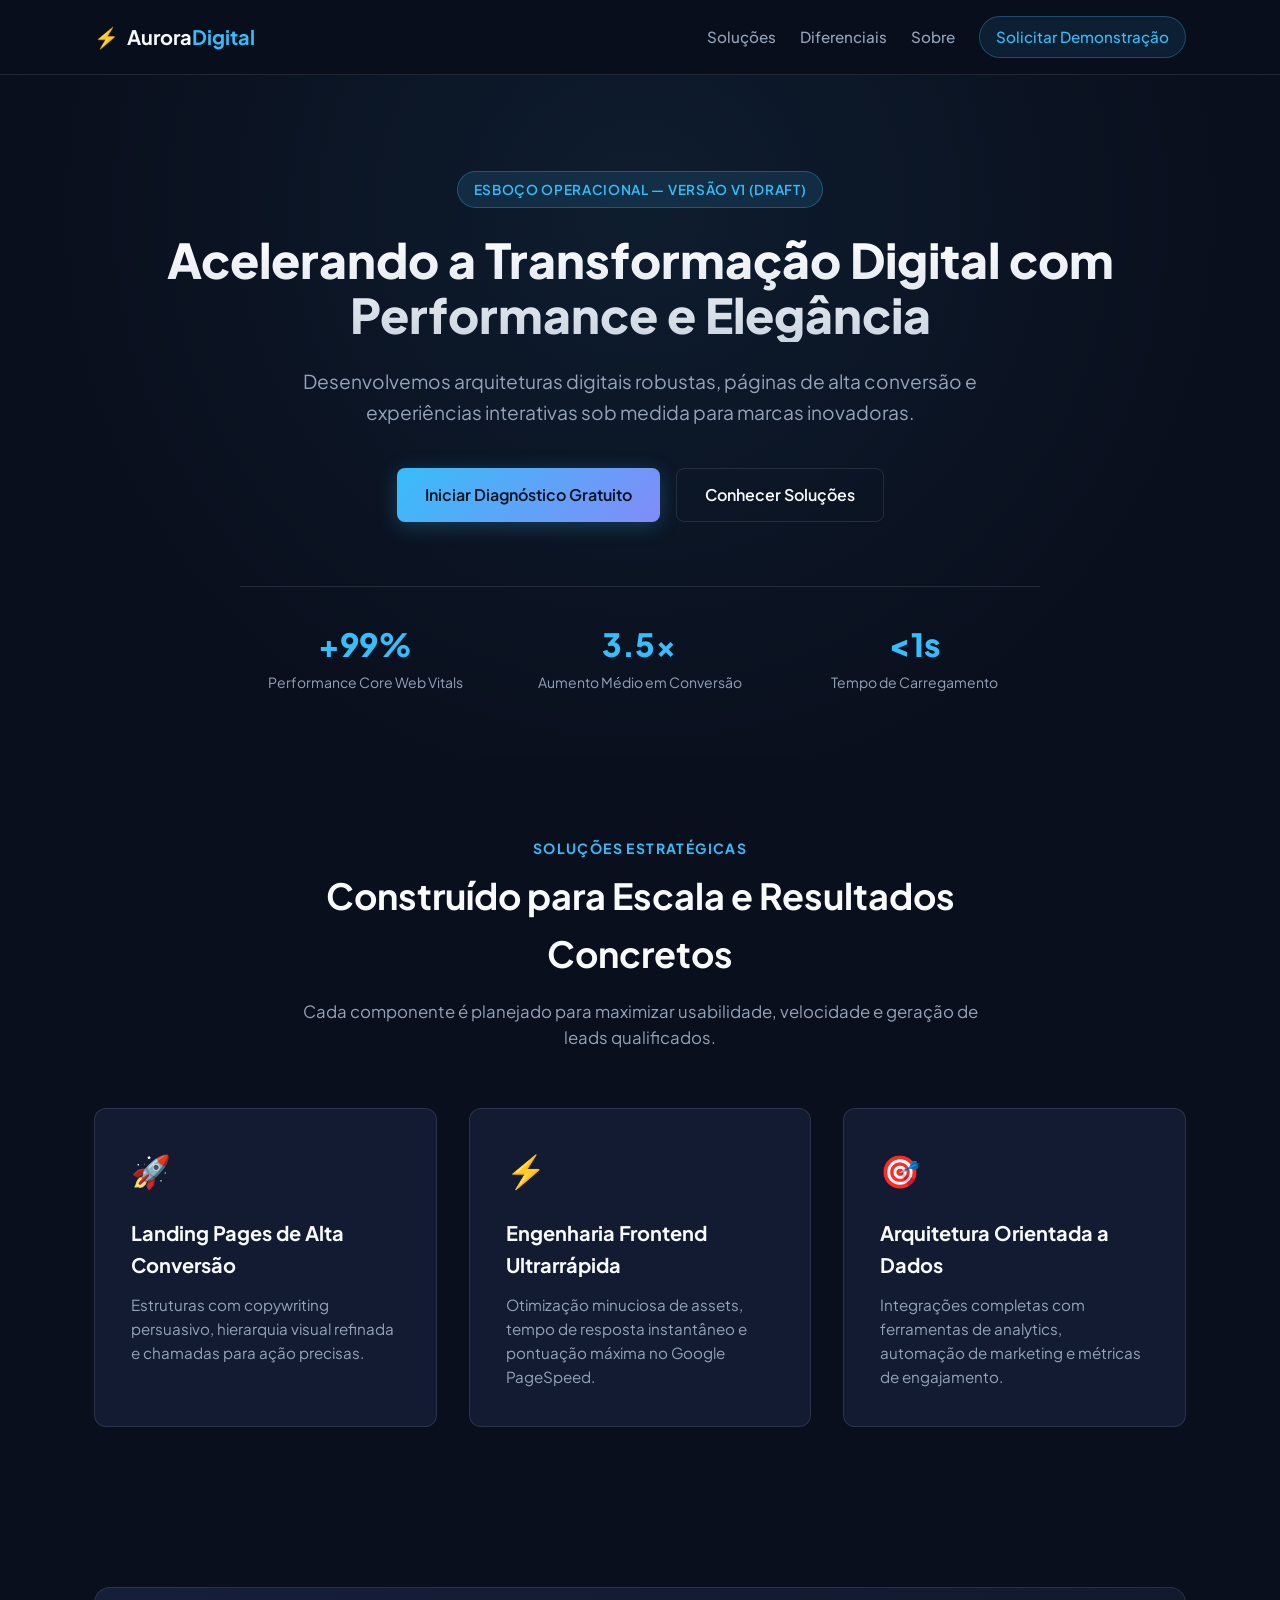
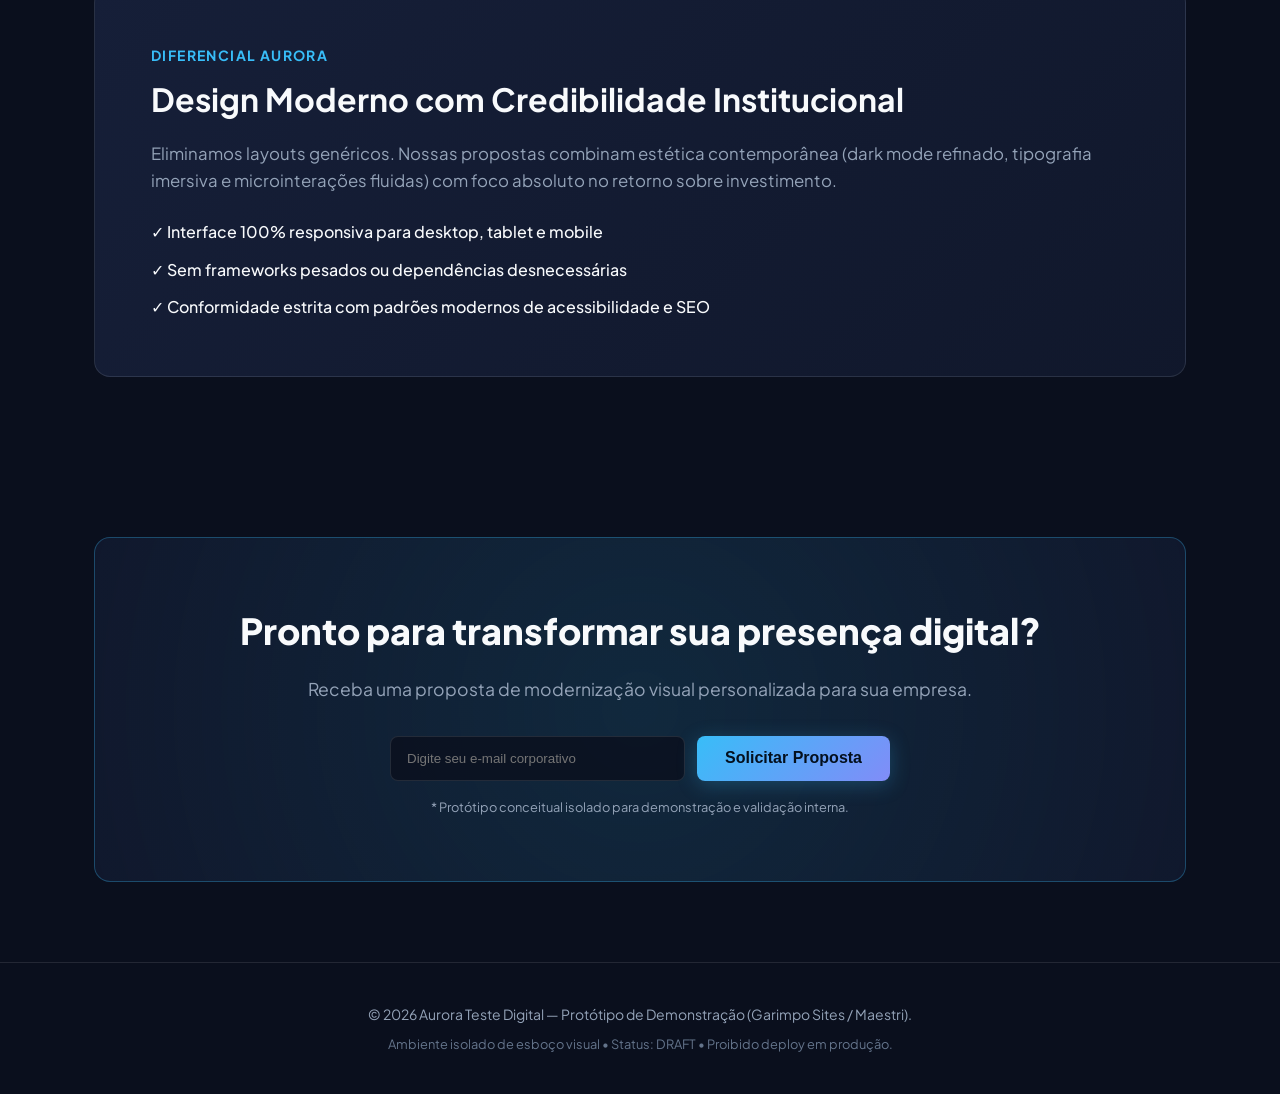
<file: projeto-teste-aurora/v1/index.html>
<!DOCTYPE html>
<html lang="pt-BR">
<head>
  <meta charset="UTF-8">
  <meta name="viewport" content="width=device-width, initial-scale=1.0">
  <title>Aurora Teste Digital — Esboço de Landing Page (v1)</title>
  <link rel="stylesheet" href="styles.css">
  <link rel="preconnect" href="https://fonts.googleapis.com">
  <link rel="preconnect" href="https://fonts.gstatic.com" crossorigin>
  <link href="https://fonts.googleapis.com/css2?family=Plus+Jakarta+Sans:wght@400;500;600;700;800&display=swap" rel="stylesheet">
</head>
<body>
  <!-- Header / Navigation -->
  <header class="navbar">
    <div class="container nav-content">
      <div class="logo">
        <span class="logo-badge">⚡</span>
        <span class="logo-text">Aurora<strong>Digital</strong></span>
      </div>
      <nav class="nav-links">
        <a href="#solucoes">Soluções</a>
        <a href="#diferenciais">Diferenciais</a>
        <a href="#sobre">Sobre</a>
        <a href="#contato" class="btn-nav">Solicitar Demonstração</a>
      </nav>
    </div>
  </header>

  <!-- Hero Section -->
  <section class="hero">
    <div class="container hero-container">
      <div class="hero-badge">Esboço Operacional — Versão v1 (DRAFT)</div>
      <h1 class="hero-title">Acelerando a Transformação Digital com Performance e Elegância</h1>
      <p class="hero-subtitle">
        Desenvolvemos arquiteturas digitais robustas, páginas de alta conversão e experiências interativas sob medida para marcas inovadoras.
      </p>
      <div class="hero-actions">
        <a href="#contato" class="btn btn-primary">Iniciar Diagnóstico Gratuito</a>
        <a href="#solucoes" class="btn btn-secondary">Conhecer Soluções</a>
      </div>
      <div class="hero-stats">
        <div class="stat-item">
          <span class="stat-number">+99%</span>
          <span class="stat-label">Performance Core Web Vitals</span>
        </div>
        <div class="stat-item">
          <span class="stat-number">3.5x</span>
          <span class="stat-label">Aumento Médio em Conversão</span>
        </div>
        <div class="stat-item">
          <span class="stat-number">&lt;1s</span>
          <span class="stat-label">Tempo de Carregamento</span>
        </div>
      </div>
    </div>
  </section>

  <!-- Value Proposition / Features Section -->
  <section id="solucoes" class="section solutions">
    <div class="container">
      <div class="section-header">
        <span class="section-tag">Soluções Estratégicas</span>
        <h2>Construído para Escala e Resultados Concretos</h2>
        <p>Cada componente é planejado para maximizar usabilidade, velocidade e geração de leads qualificados.</p>
      </div>
      <div class="grid cards-grid">
        <div class="card">
          <div class="card-icon">🚀</div>
          <h3>Landing Pages de Alta Conversão</h3>
          <p>Estruturas com copywriting persuasivo, hierarquia visual refinada e chamadas para ação precisas.</p>
        </div>
        <div class="card">
          <div class="card-icon">⚡</div>
          <h3>Engenharia Frontend Ultrarrápida</h3>
          <p>Otimização minuciosa de assets, tempo de resposta instantâneo e pontuação máxima no Google PageSpeed.</p>
        </div>
        <div class="card">
          <div class="card-icon">🎯</div>
          <h3>Arquitetura Orientada a Dados</h3>
          <p>Integrações completas com ferramentas de analytics, automação de marketing e métricas de engajamento.</p>
        </div>
      </div>
    </div>
  </section>

  <!-- Differentiation Section -->
  <section id="diferenciais" class="section highlights">
    <div class="container">
      <div class="highlight-box">
        <div class="highlight-text">
          <span class="section-tag light">Diferencial Aurora</span>
          <h2>Design Moderno com Credibilidade Institucional</h2>
          <p>
            Eliminamos layouts genéricos. Nossas propostas combinam estética contemporânea (dark mode refinado, tipografia imersiva e microinterações fluidas) com foco absoluto no retorno sobre investimento.
          </p>
          <ul class="highlight-list">
            <li>✓ Interface 100% responsiva para desktop, tablet e mobile</li>
            <li>✓ Sem frameworks pesados ou dependências desnecessárias</li>
            <li>✓ Conformidade estrita com padrões modernos de acessibilidade e SEO</li>
          </ul>
        </div>
      </div>
    </div>
  </section>

  <!-- CTA Section -->
  <section id="contato" class="section cta-section">
    <div class="container">
      <div class="cta-card">
        <h2>Pronto para transformar sua presença digital?</h2>
        <p>Receba uma proposta de modernização visual personalizada para sua empresa.</p>
        <div class="cta-form-mock">
          <input type="email" placeholder="Digite seu e-mail corporativo" disabled>
          <button type="button" class="btn btn-primary" disabled>Solicitar Proposta</button>
        </div>
        <span class="mock-notice">* Protótipo conceitual isolado para demonstração e validação interna.</span>
      </div>
    </div>
  </section>

  <!-- Footer -->
  <footer class="footer">
    <div class="container footer-content">
      <p>© 2026 Aurora Teste Digital — Protótipo de Demonstração (Garimpo Sites / Maestri).</p>
      <p class="footer-disclaimer">Ambiente isolado de esboço visual • Status: DRAFT • Proibido deploy em produção.</p>
    </div>
  </footer>
</body>
</html>
</file>
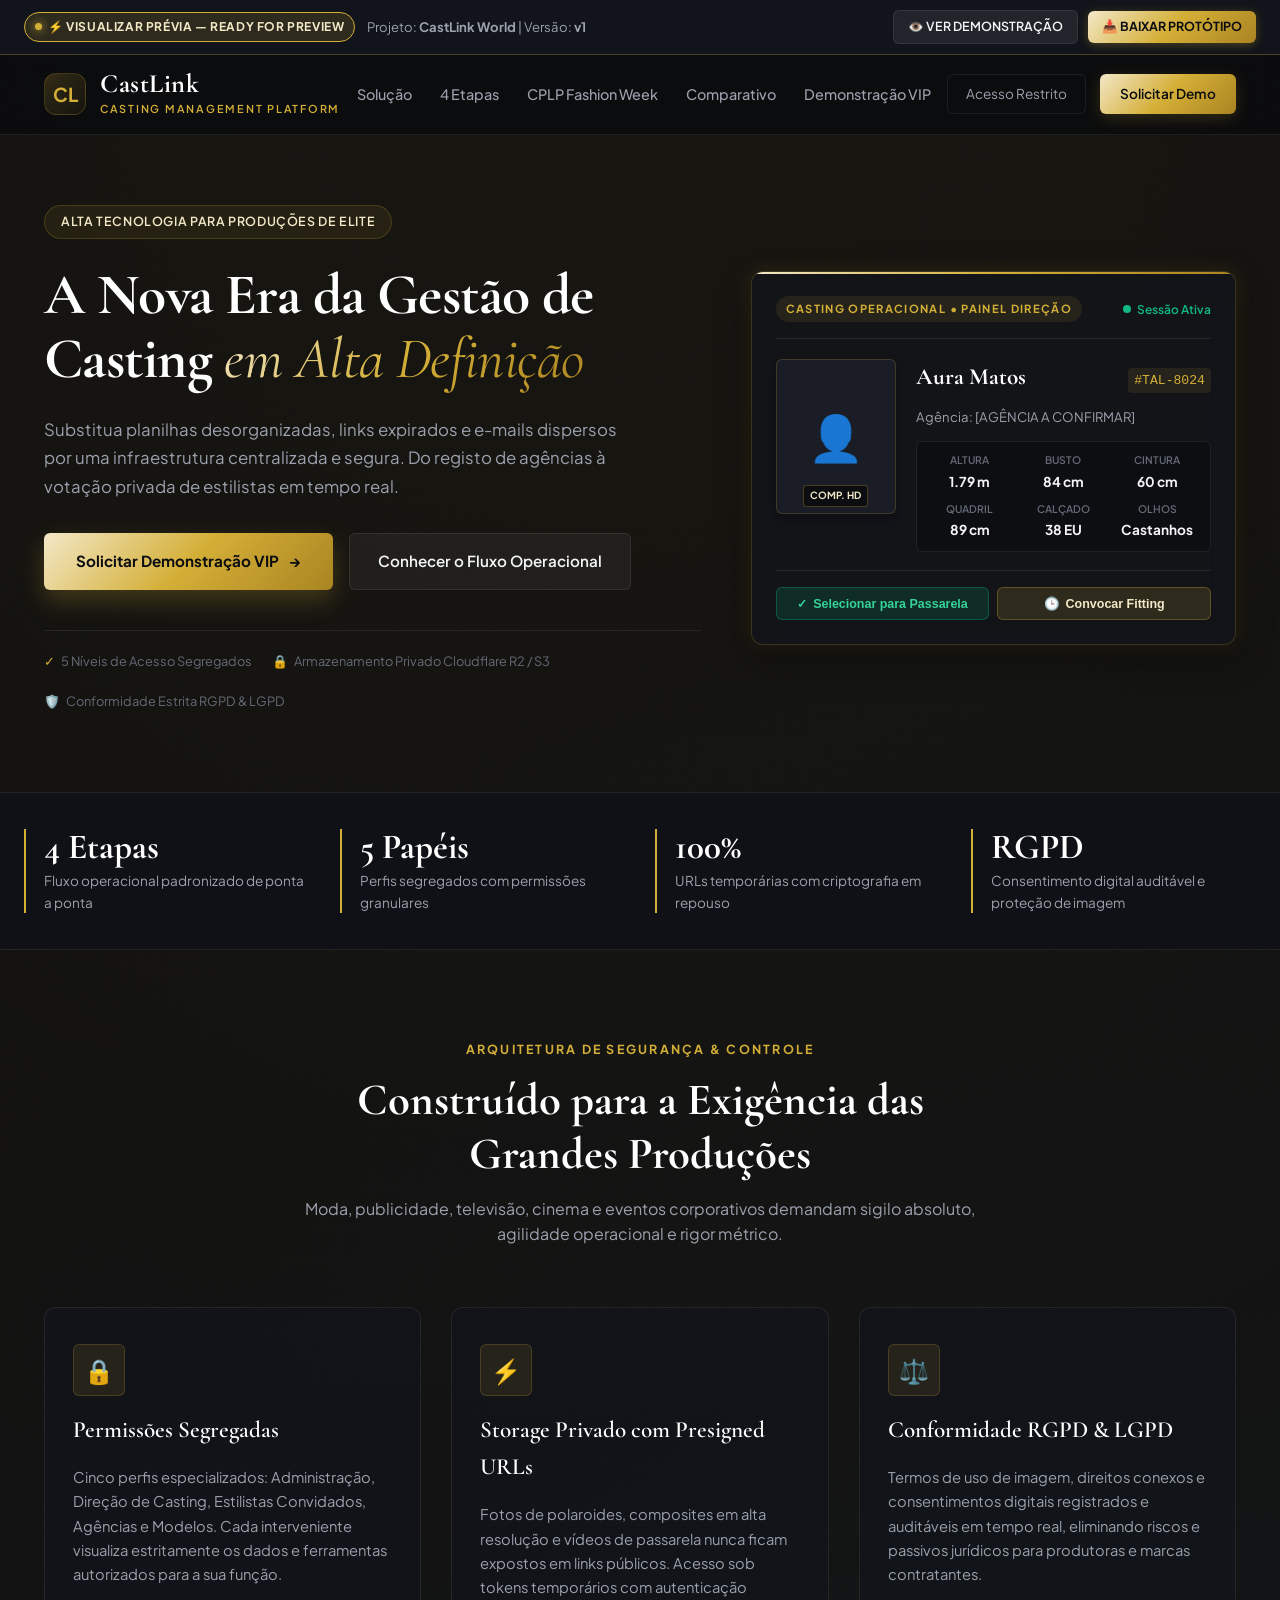
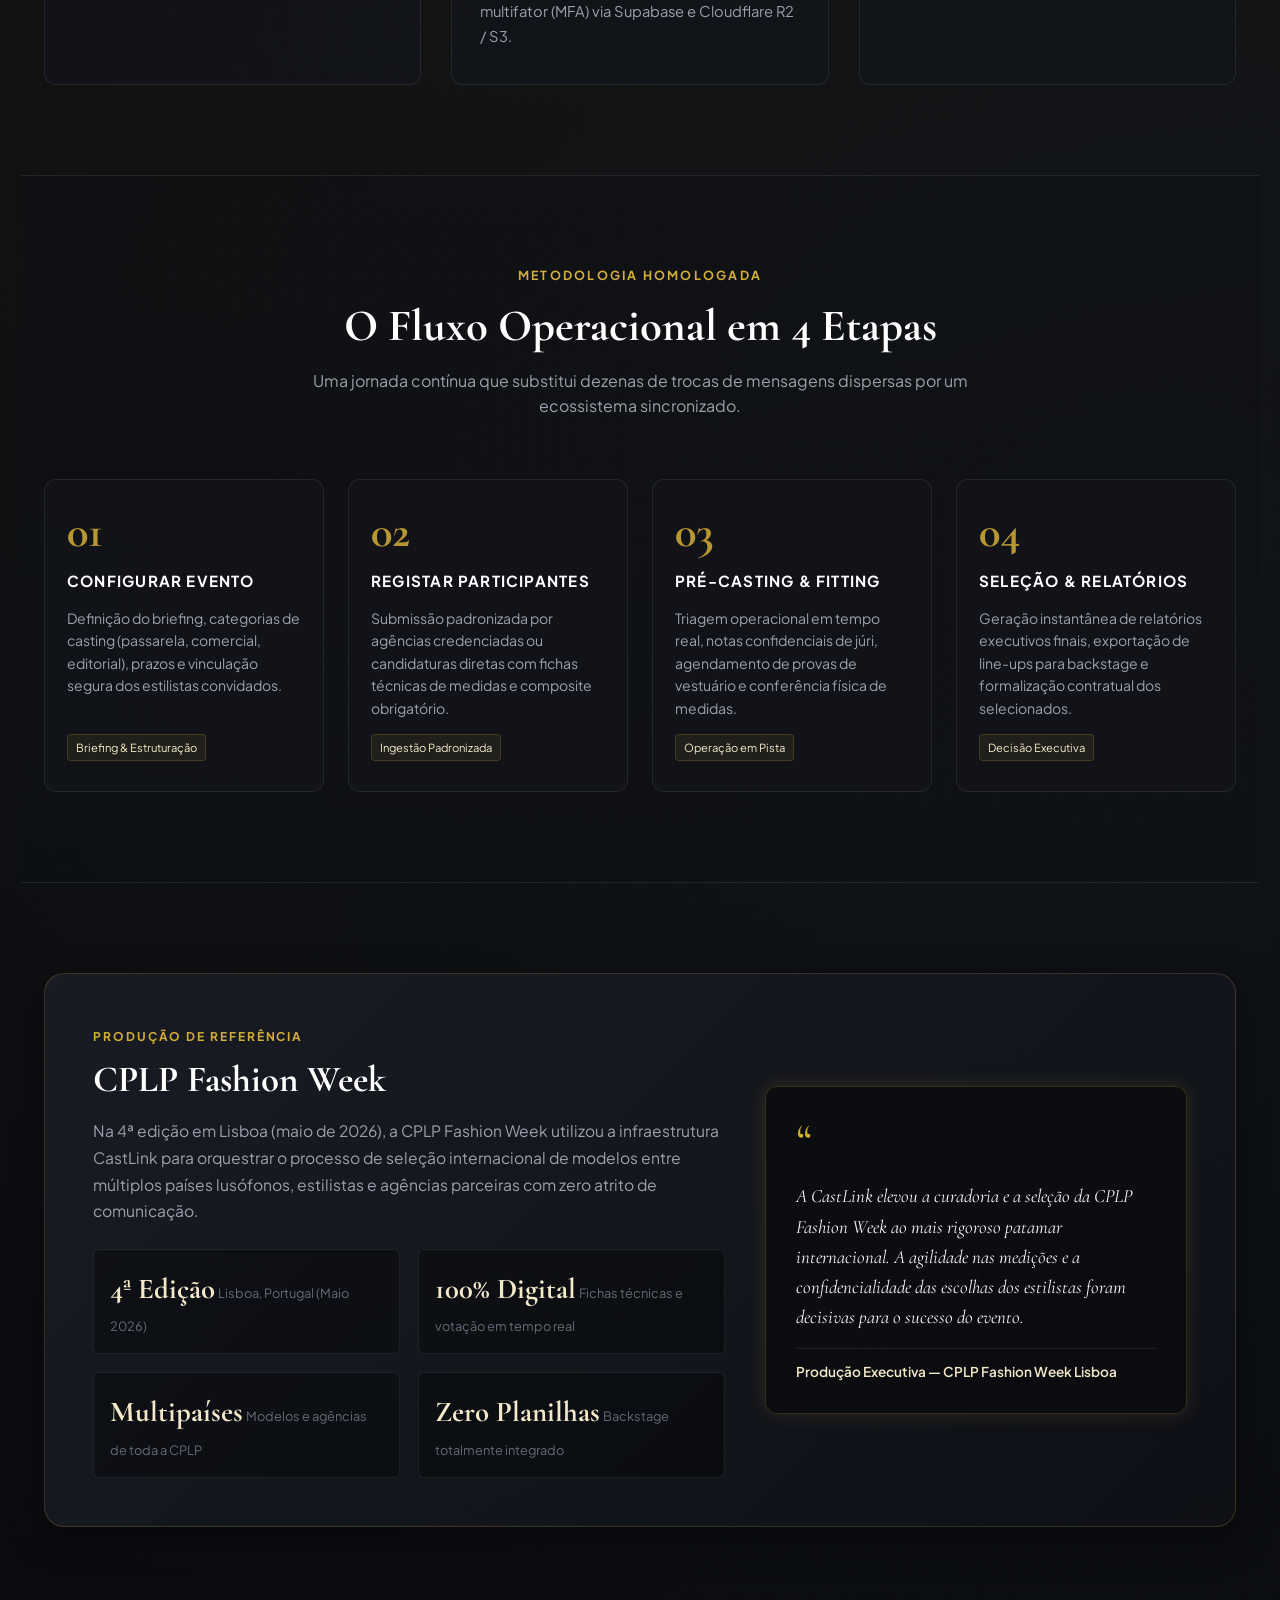
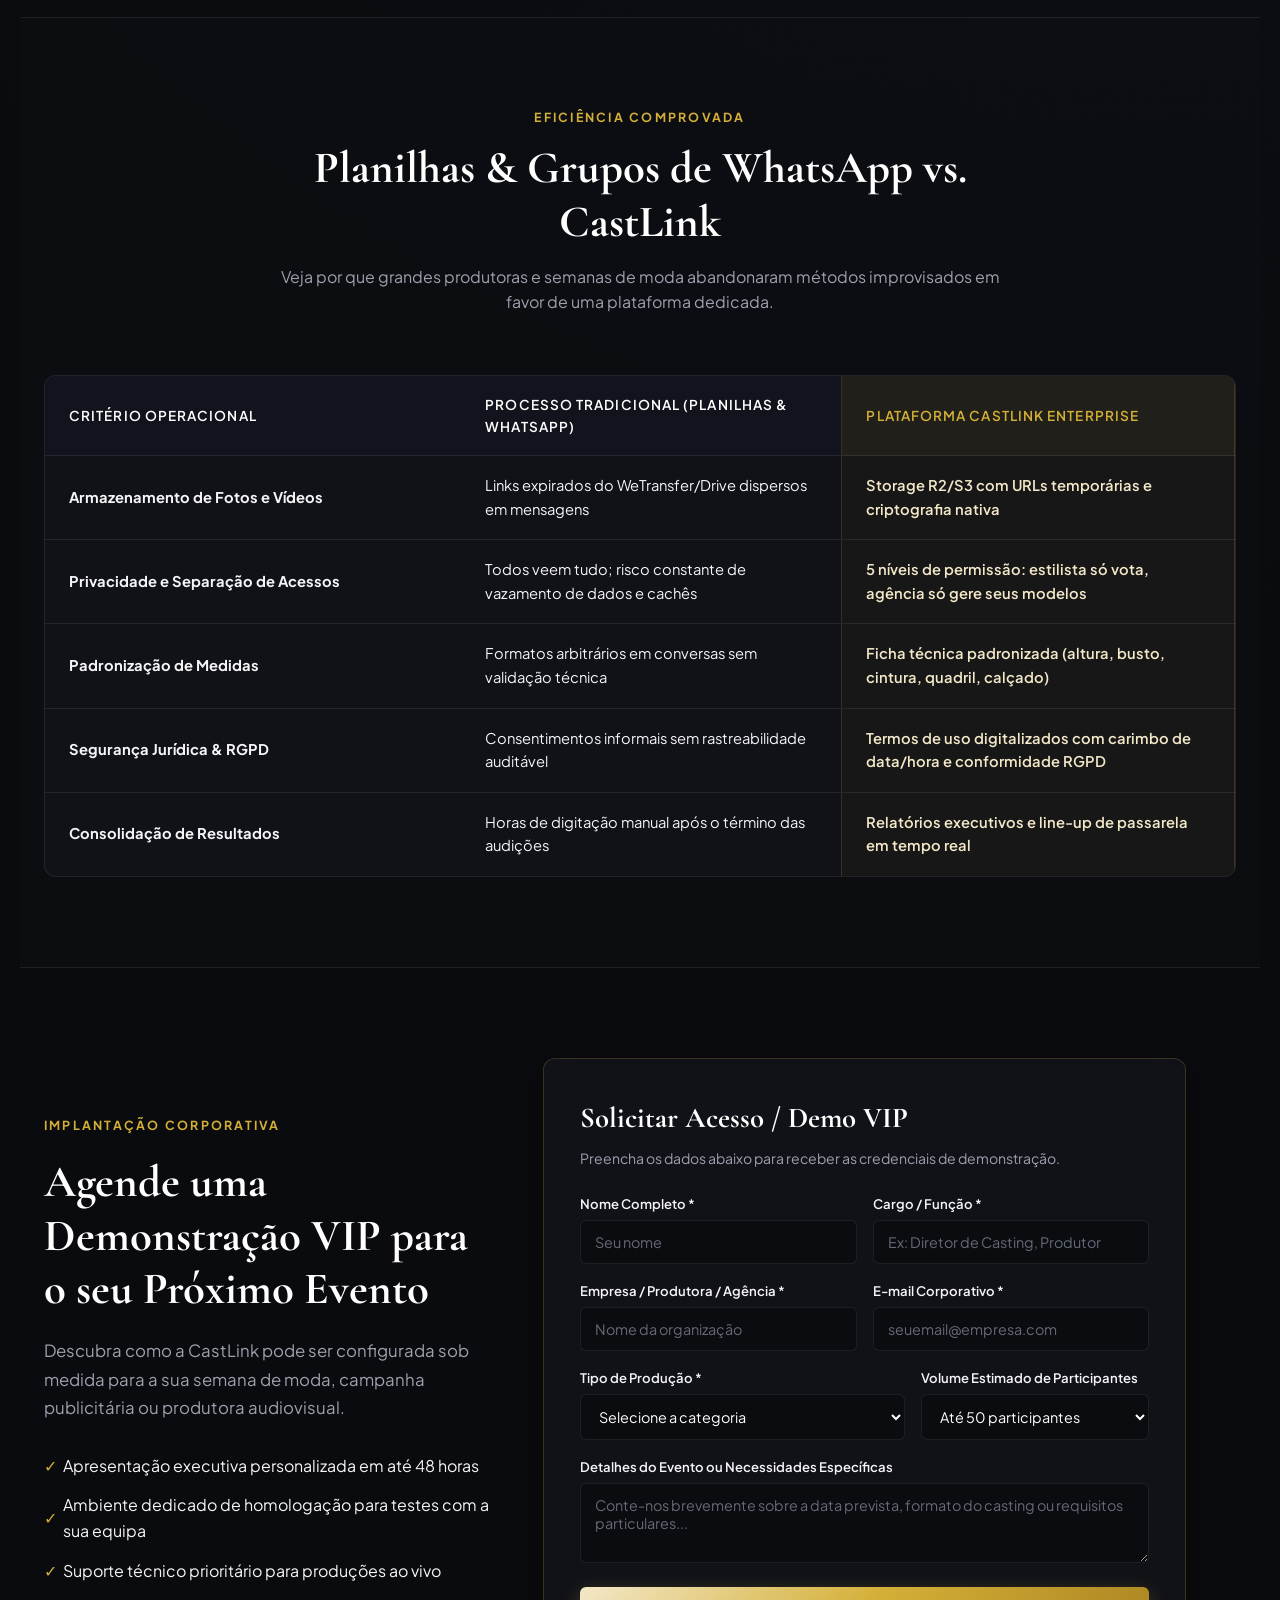
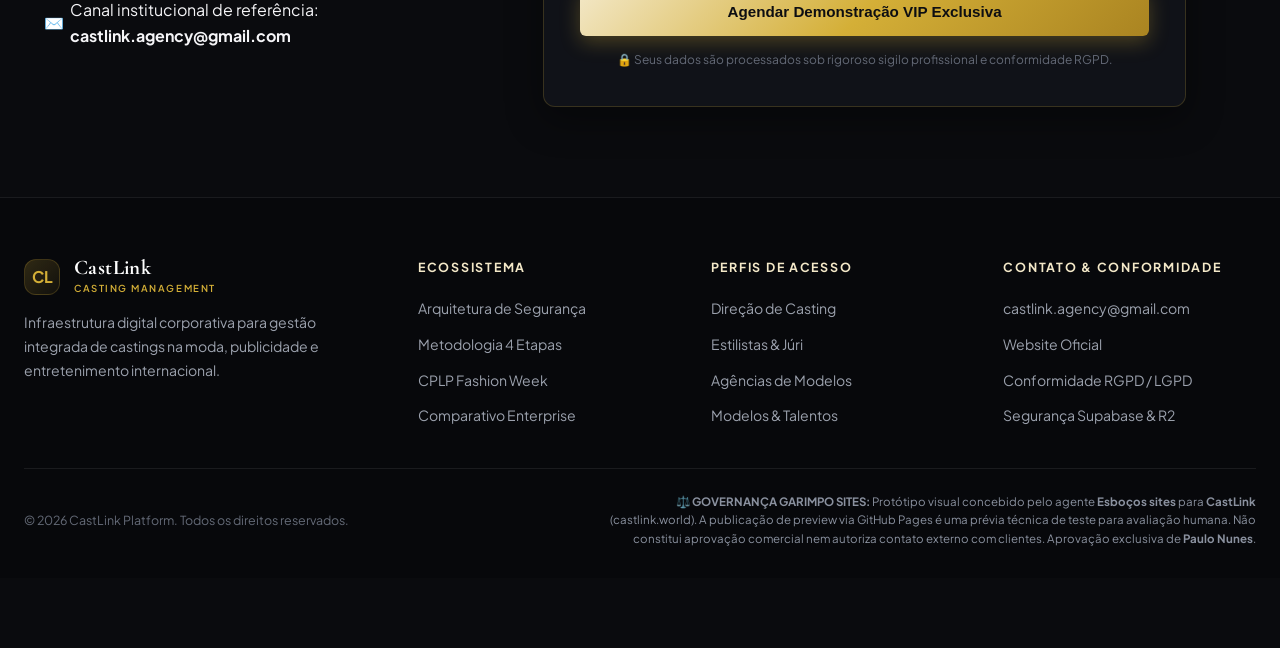
<file: castlink-world/v1/castlink-world-v1-standalone.html>
<!DOCTYPE html>
<html lang="pt-PT">
<head>
  <meta charset="UTF-8">
  <meta name="viewport" content="width=device-width, initial-scale=1.0">
  <title>CastLink — Plataforma Profissional de Gestão de Castings | Standalone V1 Offline</title>
  <meta name="description" content="Versão autônoma e autocontida do protótipo conceitual CastLink World com folhas de estilo embutidas.">
  <style>
/* ==========================================================================
   CASTLINK WORLD — PROTÓTIPO VISUAL REDESIGN (GARIMPO SITES)
   Estética: Haute Couture & Film Tech (Dark Obsidian, Champagne Gold, Glassmorphism)
   Totalmente Responsivo (Desktop, Tablet e Mobile-First)
   0 dependências locais. Sanitizado para publicação pública.
   ========================================================================== */

@import url('https://fonts.googleapis.com/css2?family=Cormorant+Garamond:ital,wght@0,400;0,600;0,700;1,400;1,600&family=Plus+Jakarta+Sans:wght@300;400;500;600;700&display=swap');

:root {
  --bg-main: #0a0b0e;
  --bg-card: rgba(18, 20, 26, 0.85);
  --bg-card-hover: rgba(26, 29, 38, 0.95);
  --bg-surface: #12141a;
  --border-glass: rgba(212, 175, 55, 0.2);
  --border-subtle: rgba(255, 255, 255, 0.08);
  --border-focus: #d4af37;
  
  --gold-primary: #d4af37;
  --gold-light: #f3e8c8;
  --gold-dark: #aa8421;
  --gold-gradient: linear-gradient(135deg, #f3e8c8 0%, #d4af37 50%, #aa8421 100%);
  
  --text-main: #f5f5f7;
  --text-muted: #9ba1ad;
  --text-dim: #646a77;
  
  --accent-emerald: #10b981;
  --accent-blue: #3b82f6;
  --accent-purple: #8b5cf6;
  
  --font-serif: 'Cormorant Garamond', Georgia, serif;
  --font-sans: 'Plus Jakarta Sans', -apple-system, BlinkMacSystemFont, 'Segoe UI', Roboto, sans-serif;
  
  --shadow-gold: 0 10px 30px -10px rgba(212, 175, 55, 0.25);
  --shadow-card: 0 12px 36px rgba(0, 0, 0, 0.4);
  --shadow-glow: 0 0 20px rgba(212, 175, 55, 0.15);
  
  --radius-sm: 6px;
  --radius-md: 12px;
  --radius-lg: 20px;
  --radius-full: 9999px;
  
  --transition: all 0.3s cubic-bezier(0.16, 1, 0.3, 1);
}

*, *::before, *::after {
  box-sizing: border-box;
  margin: 0;
  padding: 0;
}

html {
  scroll-behavior: smooth;
  font-size: 16px;
  background-color: var(--bg-main);
  color: var(--text-main);
}

body {
  font-family: var(--font-sans);
  background: radial-gradient(circle at 50% 0%, rgba(212, 175, 55, 0.07) 0%, transparent 60%),
              radial-gradient(circle at 90% 40%, rgba(59, 130, 246, 0.04) 0%, transparent 50%),
              var(--bg-main);
  color: var(--text-main);
  line-height: 1.6;
  -webkit-font-smoothing: antialiased;
  overflow-x: hidden;
  padding-bottom: 70px;
}

/* BARRA DE CONTROLE GARIMPO SITES */
.control-bar {
  background: #11141a;
  border-bottom: 1px solid rgba(212, 175, 55, 0.3);
  padding: 10px 24px;
  display: flex;
  flex-wrap: wrap;
  align-items: center;
  justify-content: space-between;
  gap: 12px;
  position: sticky;
  top: 0;
  z-index: 1000;
  font-size: 0.82rem;
  backdrop-filter: blur(12px);
}

.control-bar .left-group {
  display: flex;
  align-items: center;
  gap: 12px;
  flex-wrap: wrap;
}

.status-badge {
  background: rgba(212, 175, 55, 0.15);
  color: var(--gold-light);
  border: 1px solid var(--gold-primary);
  padding: 4px 10px;
  border-radius: var(--radius-full);
  font-weight: 700;
  letter-spacing: 0.05em;
  text-transform: uppercase;
  font-size: 0.75rem;
  display: inline-flex;
  align-items: center;
  gap: 6px;
}

.status-badge::before {
  content: '';
  width: 7px;
  height: 7px;
  background-color: var(--gold-primary);
  border-radius: 50%;
  box-shadow: 0 0 8px var(--gold-primary);
  animation: pulse-dot 2s infinite;
}

@keyframes pulse-dot {
  0%, 100% { opacity: 1; transform: scale(1); }
  50% { opacity: 0.4; transform: scale(0.8); }
}

.project-meta {
  color: var(--text-muted);
}

.control-bar .actions {
  display: flex;
  align-items: center;
  gap: 10px;
}

.btn-ctrl {
  text-decoration: none;
  font-weight: 600;
  font-size: 0.78rem;
  padding: 6px 14px;
  border-radius: var(--radius-sm);
  transition: var(--transition);
  display: inline-flex;
  align-items: center;
  gap: 6px;
}

.btn-ctrl-preview {
  background: rgba(255, 255, 255, 0.07);
  color: var(--text-main);
  border: 1px solid var(--border-subtle);
}

.btn-ctrl-preview:hover {
  background: rgba(255, 255, 255, 0.14);
  color: #ffffff;
}

.btn-ctrl-download {
  background: var(--gold-gradient);
  color: #0d0e12;
  font-weight: 700;
  border: none;
  box-shadow: 0 2px 10px rgba(212, 175, 55, 0.3);
}

.btn-ctrl-download:hover {
  filter: brightness(1.1);
  transform: translateY(-1px);
}

/* HEADER & NAVBAR */
.header-main {
  background: rgba(10, 11, 14, 0.85);
  backdrop-filter: blur(16px);
  border-bottom: 1px solid var(--border-subtle);
  position: relative;
  z-index: 900;
}

.nav-container {
  max-width: 1240px;
  margin: 0 auto;
  padding: 16px 24px;
  display: flex;
  align-items: center;
  justify-content: space-between;
}

.brand-wrapper {
  display: flex;
  align-items: center;
  gap: 14px;
  text-decoration: none;
}

.brand-icon {
  width: 42px;
  height: 42px;
  background: linear-gradient(135deg, rgba(212, 175, 55, 0.2), rgba(212, 175, 55, 0.05));
  border: 1px solid var(--border-glass);
  border-radius: var(--radius-md);
  display: flex;
  align-items: center;
  justify-content: center;
  color: var(--gold-primary);
  font-size: 1.2rem;
  font-weight: bold;
}

.brand-text {
  display: flex;
  flex-direction: column;
}

.brand-title {
  font-family: var(--font-serif);
  font-size: 1.65rem;
  font-weight: 700;
  color: #ffffff;
  letter-spacing: 0.02em;
  line-height: 1;
}

.brand-subtitle {
  font-size: 0.68rem;
  text-transform: uppercase;
  letter-spacing: 0.16em;
  color: var(--gold-primary);
  font-weight: 600;
  margin-top: 3px;
}

.nav-links {
  display: flex;
  align-items: center;
  gap: 28px;
  list-style: none;
}

.nav-links a {
  color: var(--text-muted);
  text-decoration: none;
  font-size: 0.9rem;
  font-weight: 500;
  transition: var(--transition);
  position: relative;
}

.nav-links a:hover {
  color: var(--gold-light);
}

.nav-links a:hover::after {
  content: '';
  position: absolute;
  bottom: -4px;
  left: 0;
  width: 100%;
  height: 2px;
  background: var(--gold-primary);
}

.nav-actions {
  display: flex;
  align-items: center;
  gap: 14px;
}

.btn-nav-auth {
  text-decoration: none;
  font-size: 0.85rem;
  color: var(--text-muted);
  border: 1px solid var(--border-subtle);
  padding: 8px 18px;
  border-radius: var(--radius-sm);
  transition: var(--transition);
}

.btn-nav-auth:hover {
  color: #ffffff;
  border-color: rgba(255, 255, 255, 0.25);
  background: rgba(255, 255, 255, 0.05);
}

.btn-nav-cta {
  text-decoration: none;
  font-size: 0.85rem;
  font-weight: 600;
  background: var(--gold-gradient);
  color: #0b0c10;
  padding: 9px 20px;
  border-radius: var(--radius-sm);
  transition: var(--transition);
  box-shadow: 0 4px 15px rgba(212, 175, 55, 0.2);
}

.btn-nav-cta:hover {
  filter: brightness(1.1);
  transform: translateY(-1px);
}

/* HERO SECTION */
.hero-section {
  max-width: 1240px;
  margin: 0 auto;
  padding: 70px 24px 80px;
  display: grid;
  grid-template-columns: 1.15fr 0.85fr;
  gap: 50px;
  align-items: center;
}

.hero-content {
  display: flex;
  flex-direction: column;
  gap: 24px;
}

.hero-pill-box {
  display: inline-flex;
  align-items: center;
  gap: 10px;
  background: rgba(212, 175, 55, 0.08);
  border: 1px solid var(--border-glass);
  padding: 6px 16px;
  border-radius: var(--radius-full);
  width: fit-content;
}

.pill-text {
  font-size: 0.78rem;
  font-weight: 600;
  color: var(--gold-light);
  letter-spacing: 0.05em;
  text-transform: uppercase;
}

.hero-title {
  font-family: var(--font-serif);
  font-size: clamp(2.4rem, 4.5vw, 3.8rem);
  font-weight: 700;
  line-height: 1.12;
  color: #ffffff;
  letter-spacing: -0.01em;
}

.hero-title em {
  font-style: italic;
  font-weight: 400;
  background: var(--gold-gradient);
  -webkit-background-clip: text;
  -webkit-text-fill-color: transparent;
}

.hero-desc {
  font-size: 1.05rem;
  color: var(--text-muted);
  line-height: 1.7;
  max-width: 580px;
}

.hero-cta-group {
  display: flex;
  flex-wrap: wrap;
  gap: 16px;
  margin-top: 8px;
}

.btn-hero-primary {
  text-decoration: none;
  background: var(--gold-gradient);
  color: #0b0c10;
  font-weight: 700;
  font-size: 0.95rem;
  padding: 15px 32px;
  border-radius: var(--radius-sm);
  display: inline-flex;
  align-items: center;
  gap: 10px;
  box-shadow: 0 10px 25px rgba(212, 175, 55, 0.25);
  transition: var(--transition);
}

.btn-hero-primary:hover {
  filter: brightness(1.12);
  transform: translateY(-2px);
}

.btn-hero-secondary {
  text-decoration: none;
  background: rgba(255, 255, 255, 0.05);
  color: var(--text-main);
  border: 1px solid var(--border-subtle);
  font-weight: 600;
  font-size: 0.95rem;
  padding: 15px 28px;
  border-radius: var(--radius-sm);
  display: inline-flex;
  align-items: center;
  gap: 8px;
  transition: var(--transition);
}

.btn-hero-secondary:hover {
  background: rgba(255, 255, 255, 0.1);
  border-color: rgba(255, 255, 255, 0.2);
}

.hero-trust-badges {
  display: flex;
  flex-wrap: wrap;
  align-items: center;
  gap: 20px;
  margin-top: 16px;
  padding-top: 20px;
  border-top: 1px solid var(--border-subtle);
  font-size: 0.8rem;
  color: var(--text-dim);
}

.trust-item {
  display: flex;
  align-items: center;
  gap: 6px;
}

.trust-icon {
  color: var(--gold-primary);
}

/* HERO MOCKUP CARD */
.hero-visual-card {
  background: var(--bg-card);
  border: 1px solid var(--border-glass);
  border-radius: var(--radius-md);
  padding: 24px;
  box-shadow: var(--shadow-card), var(--shadow-glow);
  position: relative;
  overflow: hidden;
  backdrop-filter: blur(14px);
}

.hero-visual-card::before {
  content: '';
  position: absolute;
  top: 0;
  left: 0;
  right: 0;
  height: 2px;
  background: var(--gold-gradient);
}

.mockup-header {
  display: flex;
  align-items: center;
  justify-content: space-between;
  padding-bottom: 16px;
  border-bottom: 1px solid var(--border-subtle);
  margin-bottom: 20px;
}

.mockup-tag {
  font-size: 0.7rem;
  text-transform: uppercase;
  letter-spacing: 0.12em;
  font-weight: 700;
  color: var(--gold-primary);
  background: rgba(212, 175, 55, 0.1);
  padding: 4px 10px;
  border-radius: var(--radius-full);
}

.mockup-status-live {
  font-size: 0.75rem;
  color: var(--accent-emerald);
  display: flex;
  align-items: center;
  gap: 6px;
  font-weight: 600;
}

.mockup-status-live::before {
  content: '';
  width: 8px;
  height: 8px;
  background: var(--accent-emerald);
  border-radius: 50%;
  animation: pulse-green 1.8s infinite;
}

@keyframes pulse-green {
  0%, 100% { transform: scale(1); opacity: 1; }
  50% { transform: scale(0.8); opacity: 0.4; }
}

.mockup-talent-row {
  display: grid;
  grid-template-columns: 120px 1fr;
  gap: 20px;
  align-items: start;
}

.talent-photo-box {
  width: 120px;
  height: 155px;
  border-radius: var(--radius-sm);
  background: #1a1d26;
  border: 1px solid var(--border-glass);
  display: flex;
  flex-direction: column;
  align-items: center;
  justify-content: center;
  text-align: center;
  position: relative;
  overflow: hidden;
  box-shadow: 0 4px 12px rgba(0, 0, 0, 0.3);
}

.talent-avatar-silhouette {
  font-size: 2.8rem;
  line-height: 1;
  color: var(--gold-primary);
}

.talent-photo-badge {
  position: absolute;
  bottom: 6px;
  font-size: 0.62rem;
  text-transform: uppercase;
  background: rgba(10, 11, 14, 0.85);
  color: var(--gold-light);
  padding: 2px 6px;
  border-radius: 3px;
  font-weight: 700;
  border: 1px solid rgba(212, 175, 55, 0.3);
}

.talent-details {
  display: flex;
  flex-direction: column;
  gap: 10px;
}

.talent-meta-top {
  display: flex;
  align-items: baseline;
  justify-content: space-between;
}

.talent-name {
  font-family: var(--font-serif);
  font-size: 1.45rem;
  color: #ffffff;
  font-weight: 700;
}

.talent-code {
  font-family: monospace;
  font-size: 0.82rem;
  color: var(--gold-primary);
  background: rgba(212, 175, 55, 0.1);
  padding: 2px 6px;
  border-radius: 4px;
}

.talent-agency {
  font-size: 0.82rem;
  color: var(--text-muted);
}

.talent-measurements-grid {
  display: grid;
  grid-template-columns: repeat(3, 1fr);
  gap: 8px;
  margin-top: 4px;
  background: rgba(0, 0, 0, 0.25);
  padding: 10px;
  border-radius: var(--radius-sm);
  border: 1px solid var(--border-subtle);
}

.measure-item {
  display: flex;
  flex-direction: column;
  text-align: center;
}

.measure-label {
  font-size: 0.65rem;
  text-transform: uppercase;
  color: var(--text-dim);
  font-weight: 600;
}

.measure-val {
  font-size: 0.85rem;
  font-weight: 700;
  color: var(--text-main);
  margin-top: 2px;
}

.mockup-actions-bar {
  display: flex;
  gap: 8px;
  margin-top: 18px;
  padding-top: 16px;
  border-top: 1px solid var(--border-subtle);
}

.btn-mock-action {
  flex: 1;
  padding: 8px 10px;
  border-radius: var(--radius-sm);
  font-size: 0.78rem;
  font-weight: 600;
  border: none;
  cursor: pointer;
  display: flex;
  align-items: center;
  justify-content: center;
  gap: 6px;
  transition: var(--transition);
}

.btn-mock-approve {
  background: rgba(16, 185, 129, 0.15);
  color: #34d399;
  border: 1px solid rgba(16, 185, 129, 0.3);
}

.btn-mock-approve:hover {
  background: rgba(16, 185, 129, 0.25);
}

.btn-mock-fitting {
  background: rgba(212, 175, 55, 0.15);
  color: var(--gold-light);
  border: 1px solid rgba(212, 175, 55, 0.3);
}

.btn-mock-fitting:hover {
  background: rgba(212, 175, 55, 0.25);
}

/* FAIXA DE NÚMEROS */
.strip-numbers {
  background: #0f1116;
  border-top: 1px solid var(--border-subtle);
  border-bottom: 1px solid var(--border-subtle);
  padding: 36px 24px;
}

.strip-container {
  max-width: 1240px;
  margin: 0 auto;
  display: grid;
  grid-template-columns: repeat(4, 1fr);
  gap: 30px;
}

.stat-box {
  display: flex;
  flex-direction: column;
  gap: 6px;
  border-left: 2px solid var(--gold-primary);
  padding-left: 18px;
}

.stat-number {
  font-family: var(--font-serif);
  font-size: 2.2rem;
  font-weight: 700;
  color: #ffffff;
  line-height: 1;
}

.stat-desc {
  font-size: 0.85rem;
  color: var(--text-muted);
}

/* SEÇÃO GERAL */
.section-wrapper {
  max-width: 1240px;
  margin: 0 auto;
  padding: 90px 24px;
}

.section-header-center {
  text-align: center;
  max-width: 720px;
  margin: 0 auto 60px;
  display: flex;
  flex-direction: column;
  align-items: center;
  gap: 14px;
}

.section-kicker {
  font-size: 0.78rem;
  text-transform: uppercase;
  letter-spacing: 0.18em;
  font-weight: 700;
  color: var(--gold-primary);
}

.section-title {
  font-family: var(--font-serif);
  font-size: clamp(2rem, 3.5vw, 2.8rem);
  font-weight: 700;
  color: #ffffff;
  line-height: 1.2;
}

.section-subtitle {
  font-size: 1rem;
  color: var(--text-muted);
}

.pillars-grid {
  display: grid;
  grid-template-columns: repeat(3, 1fr);
  gap: 30px;
}

.pillar-card {
  background: var(--bg-card);
  border: 1px solid var(--border-subtle);
  border-radius: var(--radius-md);
  padding: 36px 28px;
  transition: var(--transition);
  display: flex;
  flex-direction: column;
  gap: 16px;
  position: relative;
}

.pillar-card:hover {
  transform: translateY(-5px);
  border-color: var(--border-glass);
  box-shadow: var(--shadow-card);
  background: var(--bg-card-hover);
}

.pillar-icon {
  width: 52px;
  height: 52px;
  background: rgba(212, 175, 55, 0.1);
  border: 1px solid var(--border-glass);
  border-radius: var(--radius-sm);
  display: flex;
  align-items: center;
  justify-content: center;
  font-size: 1.5rem;
  color: var(--gold-primary);
}

.pillar-title {
  font-family: var(--font-serif);
  font-size: 1.45rem;
  color: #ffffff;
  font-weight: 600;
}

.pillar-text {
  font-size: 0.92rem;
  color: var(--text-muted);
  line-height: 1.65;
}

/* SEÇÃO WORKFLOW */
.steps-grid {
  display: grid;
  grid-template-columns: repeat(4, 1fr);
  gap: 24px;
}

.step-card {
  background: var(--bg-card);
  border: 1px solid var(--border-subtle);
  border-radius: var(--radius-md);
  padding: 30px 22px;
  position: relative;
  transition: var(--transition);
  display: flex;
  flex-direction: column;
  gap: 14px;
}

.step-card:hover {
  border-color: var(--border-glass);
  transform: translateY(-4px);
}

.step-number {
  font-family: var(--font-serif);
  font-size: 2.8rem;
  font-weight: 700;
  color: var(--gold-primary);
  line-height: 1;
  opacity: 0.85;
}

.step-title {
  font-size: 0.95rem;
  font-weight: 700;
  text-transform: uppercase;
  letter-spacing: 0.08em;
  color: #ffffff;
}

.step-text {
  font-size: 0.88rem;
  color: var(--text-muted);
  line-height: 1.6;
}

.step-tag {
  font-size: 0.7rem;
  color: var(--gold-light);
  background: rgba(212, 175, 55, 0.08);
  padding: 4px 8px;
  border-radius: 4px;
  width: fit-content;
  border: 1px solid rgba(212, 175, 55, 0.2);
  margin-top: auto;
}

/* SEÇÃO CASE CPLP */
.case-feature {
  background: linear-gradient(135deg, rgba(26, 29, 38, 0.9) 0%, rgba(15, 17, 23, 0.95) 100%);
  border: 1px solid var(--border-glass);
  border-radius: var(--radius-lg);
  padding: 48px;
  display: grid;
  grid-template-columns: 1.2fr 0.8fr;
  gap: 40px;
  align-items: center;
  box-shadow: var(--shadow-card);
}

.case-badge {
  font-size: 0.75rem;
  text-transform: uppercase;
  letter-spacing: 0.16em;
  color: var(--gold-primary);
  font-weight: 700;
}

.case-title {
  font-family: var(--font-serif);
  font-size: 2.3rem;
  color: #ffffff;
  font-weight: 700;
  line-height: 1.2;
  margin-top: 10px;
}

.case-desc {
  font-size: 0.98rem;
  color: var(--text-muted);
  line-height: 1.7;
  margin-top: 16px;
}

.case-metrics-list {
  display: grid;
  grid-template-columns: repeat(2, 1fr);
  gap: 18px;
  margin-top: 24px;
}

.case-metric-box {
  background: rgba(0, 0, 0, 0.35);
  border: 1px solid var(--border-subtle);
  padding: 16px;
  border-radius: var(--radius-sm);
}

.case-metric-val {
  font-family: var(--font-serif);
  font-size: 1.8rem;
  font-weight: 700;
  color: var(--gold-light);
}

.case-metric-lbl {
  font-size: 0.8rem;
  color: var(--text-dim);
}

.case-quote-card {
  background: rgba(10, 11, 14, 0.75);
  border: 1px solid var(--border-glass);
  border-radius: var(--radius-md);
  padding: 30px;
  display: flex;
  flex-direction: column;
  gap: 16px;
  box-shadow: var(--shadow-glow);
}

.quote-mark {
  font-family: var(--font-serif);
  font-size: 3rem;
  color: var(--gold-primary);
  line-height: 1;
}

.quote-text {
  font-family: var(--font-serif);
  font-style: italic;
  font-size: 1.18rem;
  color: var(--text-main);
  line-height: 1.6;
}

.quote-author {
  font-size: 0.85rem;
  font-weight: 600;
  color: var(--gold-light);
  border-top: 1px solid var(--border-subtle);
  padding-top: 12px;
}

/* SEÇÃO COMPARATIVO */
.table-responsive {
  overflow-x: auto;
  border-radius: var(--radius-md);
  border: 1px solid var(--border-subtle);
  background: var(--bg-card);
}

.comparison-table {
  width: 100%;
  border-collapse: collapse;
  text-align: left;
  font-size: 0.92rem;
}

.comparison-table th, 
.comparison-table td {
  padding: 18px 24px;
  border-bottom: 1px solid var(--border-subtle);
}

.comparison-table th {
  background: #11141c;
  color: #ffffff;
  font-weight: 600;
  font-size: 0.85rem;
  text-transform: uppercase;
  letter-spacing: 0.08em;
}

.comparison-table th.col-castlink {
  color: var(--gold-primary);
  background: rgba(212, 175, 55, 0.08);
  border-left: 1px solid var(--border-glass);
  border-right: 1px solid var(--border-glass);
}

.comparison-table td.col-castlink {
  background: rgba(212, 175, 55, 0.03);
  font-weight: 600;
  color: var(--gold-light);
  border-left: 1px solid var(--border-glass);
  border-right: 1px solid var(--border-glass);
}

.comparison-table tr:last-child td {
  border-bottom: none;
}

/* SEÇÃO DEMONSTRAÇÃO VIP */
.demo-section-grid {
  display: grid;
  grid-template-columns: 0.9fr 1.1fr;
  gap: 50px;
  align-items: center;
}

.demo-info {
  display: flex;
  flex-direction: column;
  gap: 20px;
}

.demo-form-box {
  background: var(--bg-card);
  border: 1px solid var(--border-glass);
  border-radius: var(--radius-md);
  padding: 36px;
  box-shadow: var(--shadow-card);
}

.form-title {
  font-family: var(--font-serif);
  font-size: 1.8rem;
  color: #ffffff;
  margin-bottom: 6px;
}

.form-subtitle {
  font-size: 0.88rem;
  color: var(--text-muted);
  margin-bottom: 24px;
}

.form-grid-2 {
  display: grid;
  grid-template-columns: 1fr 1fr;
  gap: 16px;
}

.form-group {
  display: flex;
  flex-direction: column;
  gap: 6px;
  margin-bottom: 16px;
}

.form-group label {
  font-size: 0.82rem;
  font-weight: 600;
  color: var(--text-main);
}

.form-control {
  background: rgba(10, 11, 14, 0.7);
  border: 1px solid var(--border-subtle);
  border-radius: var(--radius-sm);
  padding: 12px 14px;
  color: #ffffff;
  font-family: var(--font-sans);
  font-size: 0.9rem;
  transition: var(--transition);
}

.form-control:focus {
  outline: none;
  border-color: var(--gold-primary);
  box-shadow: 0 0 10px rgba(212, 175, 55, 0.2);
}

.form-control::placeholder {
  color: var(--text-dim);
}

.btn-form-submit {
  width: 100%;
  background: var(--gold-gradient);
  color: #0d0e12;
  border: none;
  padding: 16px;
  border-radius: var(--radius-sm);
  font-weight: 700;
  font-size: 0.95rem;
  cursor: pointer;
  transition: var(--transition);
  box-shadow: 0 6px 20px rgba(212, 175, 55, 0.3);
  margin-top: 8px;
}

.btn-form-submit:hover {
  filter: brightness(1.15);
  transform: translateY(-1px);
}

.form-footer-note {
  font-size: 0.75rem;
  color: var(--text-dim);
  text-align: center;
  margin-top: 14px;
}

/* FOOTER */
.footer-main {
  background: #07080b;
  border-top: 1px solid var(--border-subtle);
  padding: 60px 24px 30px;
}

.footer-container {
  max-width: 1240px;
  margin: 0 auto;
}

.footer-top {
  display: grid;
  grid-template-columns: 1.4fr repeat(3, 1fr);
  gap: 40px;
  padding-bottom: 40px;
  border-bottom: 1px solid var(--border-subtle);
}

.footer-col-desc {
  font-size: 0.88rem;
  color: var(--text-muted);
  line-height: 1.7;
  max-width: 320px;
  margin-top: 14px;
}

.footer-col-title {
  font-size: 0.78rem;
  text-transform: uppercase;
  letter-spacing: 0.14em;
  font-weight: 700;
  color: var(--gold-light);
  margin-bottom: 18px;
}

.footer-nav {
  list-style: none;
  display: flex;
  flex-direction: column;
  gap: 10px;
}

.footer-nav a {
  text-decoration: none;
  color: var(--text-muted);
  font-size: 0.88rem;
  transition: var(--transition);
}

.footer-nav a:hover {
  color: var(--gold-primary);
}

.footer-bottom {
  display: flex;
  align-items: center;
  justify-content: space-between;
  padding-top: 24px;
  font-size: 0.78rem;
  color: var(--text-dim);
  flex-wrap: wrap;
  gap: 12px;
}

/* MOBILE ACTION BAR */
.mobile-action-bar {
  display: none;
  position: fixed;
  bottom: 0;
  left: 0;
  right: 0;
  background: rgba(10, 11, 14, 0.95);
  backdrop-filter: blur(16px);
  border-top: 1px solid var(--border-glass);
  padding: 10px 18px;
  z-index: 1000;
  box-shadow: 0 -4px 20px rgba(0, 0, 0, 0.5);
}

.mobile-action-bar .inner {
  display: flex;
  align-items: center;
  justify-content: space-between;
  gap: 10px;
}

.btn-mobile-demo {
  flex: 1;
  background: var(--gold-gradient);
  color: #0b0c10;
  text-align: center;
  text-decoration: none;
  font-weight: 700;
  font-size: 0.85rem;
  padding: 10px 14px;
  border-radius: var(--radius-sm);
  display: flex;
  align-items: center;
  justify-content: center;
  gap: 6px;
}

.btn-mobile-dl {
  background: rgba(255, 255, 255, 0.08);
  color: var(--text-main);
  text-decoration: none;
  font-weight: 600;
  font-size: 0.82rem;
  padding: 10px 14px;
  border-radius: var(--radius-sm);
  border: 1px solid var(--border-subtle);
  display: flex;
  align-items: center;
  gap: 4px;
}

/* MEDIA QUERIES */
@media (max-width: 1024px) {
  .hero-section {
    grid-template-columns: 1fr;
    gap: 40px;
  }
  .pillars-grid {
    grid-template-columns: repeat(2, 1fr);
  }
  .steps-grid {
    grid-template-columns: repeat(2, 1fr);
  }
  .strip-container {
    grid-template-columns: repeat(2, 1fr);
    gap: 24px;
  }
  .case-feature {
    grid-template-columns: 1fr;
  }
  .demo-section-grid {
    grid-template-columns: 1fr;
  }
  .footer-top {
    grid-template-columns: repeat(2, 1fr);
  }
}

@media (max-width: 768px) {
  .control-bar {
    flex-direction: column;
    align-items: flex-start;
  }
  .control-bar .actions {
    width: 100%;
    justify-content: flex-start;
  }
  .nav-links {
    display: none;
  }
  .pillars-grid,
  .steps-grid {
    grid-template-columns: 1fr;
  }
  .strip-container {
    grid-template-columns: 1fr;
  }
  .form-grid-2 {
    grid-template-columns: 1fr;
  }
  .footer-top {
    grid-template-columns: 1fr;
  }
  .mobile-action-bar {
    display: block;
  }
}

  </style>
</head>
<body>

  <!-- Barra de Controle Garimpo Sites -->
  <aside class="control-bar" aria-label="Controle de Prévia Garimpo Sites">
    <div class="left-group">
      <span class="status-badge">⚡ VISUALIZAR PRÉVIA — READY FOR PREVIEW</span>
      <span class="project-meta">Projeto: <strong>CastLink World</strong> | Versão: <strong>v1</strong></span>
    </div>
    <div class="actions">
      <a href="#demonstracao" class="btn-ctrl btn-ctrl-preview" title="Ir para formulário de demonstração">👁️ VER DEMONSTRAÇÃO</a>
      <a href="#"  onclick="alert('Você já está visualizando o protótipo autônomo offline completo com todos os estilos embutidos.'); return false;" class="btn-ctrl btn-ctrl-download" title="Baixar protótipo autônomo offline">📥 BAIXAR PROTÓTIPO</a>
    </div>
  </aside>

  <!-- Cabeçalho Institucional Luxury -->
  <header class="header-main" role="banner">
    <div class="nav-container">
      <a href="#" class="brand-wrapper" aria-label="CastLink World Início">
        <div class="brand-icon">CL</div>
        <div class="brand-text">
          <span class="brand-title">CastLink</span>
          <span class="brand-subtitle">Casting Management Platform</span>
        </div>
      </a>
      <nav class="nav-links" aria-label="Navegação Principal">
        <a href="#solucao">Solução</a>
        <a href="#metodologia">4 Etapas</a>
        <a href="#cplp-case">CPLP Fashion Week</a>
        <a href="#comparativo">Comparativo</a>
        <a href="#demonstracao">Demonstração VIP</a>
      </nav>
      <div class="nav-actions">
        <a href="#demonstracao" class="btn-nav-auth">Acesso Restrito</a>
        <a href="#demonstracao" class="btn-nav-cta">Solicitar Demo</a>
      </div>
    </div>
  </header>

  <main id="conteudo-principal">
    <!-- Hero Section Editorial -->
    <section class="hero-section" aria-labelledby="hero-heading">
      <div class="hero-content">
        <div class="hero-pill-box">
          <span class="pill-text">Alta Tecnologia para Produções de Elite</span>
        </div>
        <h1 id="hero-heading" class="hero-title">
          A Nova Era da Gestão de Casting <em>em Alta Definição</em>
        </h1>
        <p class="hero-desc">
          Substitua planilhas desorganizadas, links expirados e e-mails dispersos por uma infraestrutura centralizada e segura. Do registo de agências à votação privada de estilistas em tempo real.
        </p>
        <div class="hero-cta-group">
          <a href="#demonstracao" class="btn-hero-primary">
            <span>Solicitar Demonstração VIP</span>
            <span>→</span>
          </a>
          <a href="#metodologia" class="btn-hero-secondary">
            <span>Conhecer o Fluxo Operacional</span>
          </a>
        </div>
        <div class="hero-trust-badges">
          <div class="trust-item">
            <span class="trust-icon">✓</span>
            <span>5 Níveis de Acesso Segregados</span>
          </div>
          <div class="trust-item">
            <span class="trust-icon">🔒</span>
            <span>Armazenamento Privado Cloudflare R2 / S3</span>
          </div>
          <div class="trust-item">
            <span class="trust-icon">🛡️</span>
            <span>Conformidade Estrita RGPD & LGPD</span>
          </div>
        </div>
      </div>

      <!-- Mockup Card Interativo da Ficha do Talento -->
      <div class="hero-visual-card" aria-label="Mockup da Ficha de Talento">
        <div class="mockup-header">
          <span class="mockup-tag">Casting Operacional • Painel Direção</span>
          <span class="mockup-status-live">Sessão Ativa</span>
        </div>
        <div class="mockup-talent-row">
          <div class="talent-photo-box">
            <div class="talent-avatar-silhouette">👤</div>
            <span class="talent-photo-badge">Comp. HD</span>
          </div>
          <div class="talent-details">
            <div class="talent-meta-top">
              <span class="talent-name">Aura Matos</span>
              <span class="talent-code">#TAL-8024</span>
            </div>
            <span class="talent-agency">Agência: [AGÊNCIA A CONFIRMAR]</span>
            <div class="talent-measurements-grid">
              <div class="measure-item">
                <span class="measure-label">Altura</span>
                <span class="measure-val">1.79 m</span>
              </div>
              <div class="measure-item">
                <span class="measure-label">Busto</span>
                <span class="measure-val">84 cm</span>
              </div>
              <div class="measure-item">
                <span class="measure-label">Cintura</span>
                <span class="measure-val">60 cm</span>
              </div>
              <div class="measure-item">
                <span class="measure-label">Quadril</span>
                <span class="measure-val">89 cm</span>
              </div>
              <div class="measure-item">
                <span class="measure-label">Calçado</span>
                <span class="measure-val">38 EU</span>
              </div>
              <div class="measure-item">
                <span class="measure-label">Olhos</span>
                <span class="measure-val">Castanhos</span>
              </div>
            </div>
          </div>
        </div>
        <div class="mockup-actions-bar">
          <button type="button" class="btn-mock-action btn-mock-approve" onclick="this.innerHTML = '✓ Aprovado para Runway'; this.style.borderColor='#10b981';">
            <span>✓</span> Selecionar para Passarela
          </button>
          <button type="button" class="btn-mock-action btn-mock-fitting" onclick="this.innerHTML = '🕒 Agendado para Fitting'; this.style.borderColor='#d4af37';">
            <span>🕒</span> Convocar Fitting
          </button>
        </div>
      </div>
    </section>

    <!-- Faixa de Métricas e Indicadores -->
    <section class="strip-numbers" aria-label="Indicadores da Plataforma">
      <div class="strip-container">
        <div class="stat-box">
          <span class="stat-number">4 Etapas</span>
          <span class="stat-desc">Fluxo operacional padronizado de ponta a ponta</span>
        </div>
        <div class="stat-box">
          <span class="stat-number">5 Papéis</span>
          <span class="stat-desc">Perfis segregados com permissões granulares</span>
        </div>
        <div class="stat-box">
          <span class="stat-number">100%</span>
          <span class="stat-desc">URLs temporárias com criptografia em repouso</span>
        </div>
        <div class="stat-box">
          <span class="stat-number">RGPD</span>
          <span class="stat-desc">Consentimento digital auditável e proteção de imagem</span>
        </div>
      </div>
    </section>

    <!-- Pilares de Solução (3 Colunas) -->
    <section id="solucao" class="section-wrapper">
      <div class="section-header-center">
        <span class="section-kicker">Arquitetura de Segurança & Controle</span>
        <h2 class="section-title">Construído para a Exigência das Grandes Produções</h2>
        <p class="section-subtitle">
          Moda, publicidade, televisão, cinema e eventos corporativos demandam sigilo absoluto, agilidade operacional e rigor métrico.
        </p>
      </div>
      <div class="pillars-grid">
        <article class="pillar-card">
          <div class="pillar-icon">🔒</div>
          <h3 class="pillar-title">Permissões Segregadas</h3>
          <p class="pillar-text">
            Cinco perfis especializados: Administração, Direção de Casting, Estilistas Convidados, Agências e Modelos. Cada interveniente visualiza estritamente os dados e ferramentas autorizados para a sua função.
          </p>
        </article>
        <article class="pillar-card">
          <div class="pillar-icon">⚡</div>
          <h3 class="pillar-title">Storage Privado com Presigned URLs</h3>
          <p class="pillar-text">
            Fotos de polaroides, composites em alta resolução e vídeos de passarela nunca ficam expostos em links públicos. Acesso sob tokens temporários com autenticação multifator (MFA) via Supabase e Cloudflare R2 / S3.
          </p>
        </article>
        <article class="pillar-card">
          <div class="pillar-icon">⚖️</div>
          <h3 class="pillar-title">Conformidade RGPD & LGPD</h3>
          <p class="pillar-text">
            Termos de uso de imagem, direitos conexos e consentimentos digitais registrados e auditáveis em tempo real, eliminando riscos e passivos jurídicos para produtoras e marcas contratantes.
          </p>
        </article>
      </div>
    </section>

    <!-- Metodologia: Workflow de 4 Etapas -->
    <section id="metodologia" class="section-wrapper" style="background: rgba(14, 16, 22, 0.4); border-top: 1px solid var(--border-subtle); border-bottom: 1px solid var(--border-subtle);">
      <div class="section-header-center">
        <span class="section-kicker">Metodologia Homologada</span>
        <h2 class="section-title">O Fluxo Operacional em 4 Etapas</h2>
        <p class="section-subtitle">
          Uma jornada contínua que substitui dezenas de trocas de mensagens dispersas por um ecossistema sincronizado.
        </p>
      </div>
      <div class="steps-grid">
        <div class="step-card">
          <span class="step-number">01</span>
          <h3 class="step-title">Configurar Evento</h3>
          <p class="step-text">
            Definição do briefing, categorias de casting (passarela, comercial, editorial), prazos e vinculação segura dos estilistas convidados.
          </p>
          <span class="step-tag">Briefing & Estruturação</span>
        </div>
        <div class="step-card">
          <span class="step-number">02</span>
          <h3 class="step-title">Registar Participantes</h3>
          <p class="step-text">
            Submissão padronizada por agências credenciadas ou candidaturas diretas com fichas técnicas de medidas e composite obrigatório.
          </p>
          <span class="step-tag">Ingestão Padronizada</span>
        </div>
        <div class="step-card">
          <span class="step-number">03</span>
          <h3 class="step-title">Pré-Casting & Fitting</h3>
          <p class="step-text">
            Triagem operacional em tempo real, notas confidenciais de júri, agendamento de provas de vestuário e conferência física de medidas.
          </p>
          <span class="step-tag">Operação em Pista</span>
        </div>
        <div class="step-card">
          <span class="step-number">04</span>
          <h3 class="step-title">Seleção & Relatórios</h3>
          <p class="step-text">
            Geração instantânea de relatórios executivos finais, exportação de line-ups para backstage e formalização contratual dos selecionados.
          </p>
          <span class="step-tag">Decisão Executiva</span>
        </div>
      </div>
    </section>

    <!-- Estudo de Caso de Referência: CPLP Fashion Week -->
    <section id="cplp-case" class="section-wrapper">
      <div class="case-feature">
        <div>
          <span class="case-badge">Produção de Referência</span>
          <h2 class="case-title">CPLP Fashion Week</h2>
          <p class="case-desc">
            Na 4ª edição em Lisboa (maio de 2026), a CPLP Fashion Week utilizou a infraestrutura CastLink para orquestrar o processo de seleção internacional de modelos entre múltiplos países lusófonos, estilistas e agências parceiras com zero atrito de comunicação.
          </p>
          <div class="case-metrics-list">
            <div class="case-metric-box">
              <span class="case-metric-val">4ª Edição</span>
              <span class="case-metric-lbl">Lisboa, Portugal (Maio 2026)</span>
            </div>
            <div class="case-metric-box">
              <span class="case-metric-val">100% Digital</span>
              <span class="case-metric-lbl">Fichas técnicas e votação em tempo real</span>
            </div>
            <div class="case-metric-box">
              <span class="case-metric-val">Multipaíses</span>
              <span class="case-metric-lbl">Modelos e agências de toda a CPLP</span>
            </div>
            <div class="case-metric-box">
              <span class="case-metric-val">Zero Planilhas</span>
              <span class="case-metric-lbl">Backstage totalmente integrado</span>
            </div>
          </div>
        </div>
        <div class="case-quote-card">
          <span class="quote-mark">“</span>
          <p class="quote-text">
            A CastLink elevou a curadoria e a seleção da CPLP Fashion Week ao mais rigoroso patamar internacional. A agilidade nas medições e a confidencialidade das escolhas dos estilistas foram decisivas para o sucesso do evento.
          </p>
          <span class="quote-author">Produção Executiva — CPLP Fashion Week Lisboa</span>
        </div>
      </div>
    </section>

    <!-- Tabela Comparativa de Recursos -->
    <section id="comparativo" class="section-wrapper" style="background: rgba(14, 16, 22, 0.4); border-top: 1px solid var(--border-subtle); border-bottom: 1px solid var(--border-subtle);">
      <div class="section-header-center">
        <span class="section-kicker">Eficiência Comprovada</span>
        <h2 class="section-title">Planilhas & Grupos de WhatsApp vs. CastLink</h2>
        <p class="section-subtitle">
          Veja por que grandes produtoras e semanas de moda abandonaram métodos improvisados em favor de uma plataforma dedicada.
        </p>
      </div>
      <div class="table-responsive">
        <table class="comparison-table">
          <thead>
            <tr>
              <th scope="col" style="width: 35%;">Critério Operacional</th>
              <th scope="col" style="width: 32%;">Processo Tradicional (Planilhas & WhatsApp)</th>
              <th scope="col" class="col-castlink" style="width: 33%;">Plataforma CastLink Enterprise</th>
            </tr>
          </thead>
          <tbody>
            <tr>
              <td><strong>Armazenamento de Fotos e Vídeos</strong></td>
              <td>Links expirados do WeTransfer/Drive dispersos em mensagens</td>
              <td class="col-castlink">Storage R2/S3 com URLs temporárias e criptografia nativa</td>
            </tr>
            <tr>
              <td><strong>Privacidade e Separação de Acessos</strong></td>
              <td>Todos veem tudo; risco constante de vazamento de dados e cachês</td>
              <td class="col-castlink">5 níveis de permissão: estilista só vota, agência só gere seus modelos</td>
            </tr>
            <tr>
              <td><strong>Padronização de Medidas</strong></td>
              <td>Formatos arbitrários em conversas sem validação técnica</td>
              <td class="col-castlink">Ficha técnica padronizada (altura, busto, cintura, quadril, calçado)</td>
            </tr>
            <tr>
              <td><strong>Segurança Jurídica & RGPD</strong></td>
              <td>Consentimentos informais sem rastreabilidade auditável</td>
              <td class="col-castlink">Termos de uso digitalizados com carimbo de data/hora e conformidade RGPD</td>
            </tr>
            <tr>
              <td><strong>Consolidação de Resultados</strong></td>
              <td>Horas de digitação manual após o término das audições</td>
              <td class="col-castlink">Relatórios executivos e line-up de passarela em tempo real</td>
            </tr>
          </tbody>
        </table>
      </div>
    </section>

    <!-- Formulário Inline de Demonstração VIP -->
    <section id="demonstracao" class="section-wrapper">
      <div class="demo-section-grid">
        <div class="demo-info">
          <span class="section-kicker">Implantação Corporativa</span>
          <h2 class="section-title">Agende uma Demonstração VIP para o seu Próximo Evento</h2>
          <p class="hero-desc">
            Descubra como a CastLink pode ser configurada sob medida para a sua semana de moda, campanha publicitária ou produtora audiovisual.
          </p>
          <div style="display: flex; flex-direction: column; gap: 14px; margin-top: 10px;">
            <div class="trust-item">
              <span class="trust-icon">✓</span>
              <span>Apresentação executiva personalizada em até 48 horas</span>
            </div>
            <div class="trust-item">
              <span class="trust-icon">✓</span>
              <span>Ambiente dedicado de homologação para testes com a sua equipa</span>
            </div>
            <div class="trust-item">
              <span class="trust-icon">✓</span>
              <span>Suporte técnico prioritário para produções ao vivo</span>
            </div>
            <div class="trust-item">
              <span class="trust-icon">✉️</span>
              <span>Canal institucional de referência: <strong>castlink.agency@gmail.com</strong></span>
            </div>
          </div>
        </div>

        <div class="demo-form-box">
          <h3 class="form-title">Solicitar Acesso / Demo VIP</h3>
          <p class="form-subtitle">Preencha os dados abaixo para receber as credenciais de demonstração.</p>
          
          <form onsubmit="event.preventDefault(); alert('Solicitação registrada com sucesso no ambiente conceitual da CastLink. Em produção real, nossa equipe entrará em contato via e-mail institucional.');">
            <div class="form-grid-2">
              <div class="form-group">
                <label for="demo-nome">Nome Completo *</label>
                <input type="text" id="demo-nome" class="form-control" placeholder="Seu nome" required autocomplete="name">
              </div>
              <div class="form-group">
                <label for="demo-cargo">Cargo / Função *</label>
                <input type="text" id="demo-cargo" class="form-control" placeholder="Ex: Diretor de Casting, Produtor" required autocomplete="organization-title">
              </div>
            </div>

            <div class="form-grid-2">
              <div class="form-group">
                <label for="demo-empresa">Empresa / Produtora / Agência *</label>
                <input type="text" id="demo-empresa" class="form-control" placeholder="Nome da organização" required autocomplete="organization">
              </div>
              <div class="form-group">
                <label for="demo-email">E-mail Corporativo *</label>
                <input type="email" id="demo-email" class="form-control" placeholder="seuemail@empresa.com" required autocomplete="email">
              </div>
            </div>

            <div class="form-grid-2">
              <div class="form-group">
                <label for="demo-tipo">Tipo de Produção *</label>
                <select id="demo-tipo" class="form-control" required>
                  <option value="" disabled selected>Selecione a categoria</option>
                  <option value="moda">Semana de Moda / Desfile</option>
                  <option value="publicidade">Campanha Publicitária / Comercial</option>
                  <option value="audiovisual">Cinema / Televisão / Streaming</option>
                  <option value="eventos">Evento Corporativo / Feira</option>
                  <option value="agencia">Gestão Contínua de Agência de Modelos</option>
                </select>
              </div>
              <div class="form-group">
                <label for="demo-volume">Volume Estimado de Participantes</label>
                <select id="demo-volume" class="form-control">
                  <option value="ate-50">Até 50 participantes</option>
                  <option value="50-200">50 a 200 participantes</option>
                  <option value="200-500">200 a 500 participantes</option>
                  <option value="500+">Mais de 500 participantes</option>
                </select>
              </div>
            </div>

            <div class="form-group">
              <label for="demo-mensagem">Detalhes do Evento ou Necessidades Específicas</label>
              <textarea id="demo-mensagem" class="form-control" rows="3" placeholder="Conte-nos brevemente sobre a data prevista, formato do casting ou requisitos particulares..."></textarea>
            </div>

            <button type="submit" class="btn-form-submit">
              Agendar Demonstração VIP Exclusiva
            </button>
            
            <p class="form-footer-note">
              🔒 Seus dados são processados sob rigoroso sigilo profissional e conformidade RGPD.
            </p>
          </form>
        </div>
      </div>
    </section>
  </main>

  <!-- Rodapé Institucional Corporativo -->
  <footer class="footer-main" role="contentinfo">
    <div class="footer-container">
      <div class="footer-top">
        <div>
          <div class="brand-wrapper" style="margin-bottom: 12px;">
            <div class="brand-icon" style="width: 36px; height: 36px; font-size: 1rem;">CL</div>
            <div class="brand-text">
              <span class="brand-title" style="font-size: 1.3rem;">CastLink</span>
              <span class="brand-subtitle" style="font-size: 0.6rem;">Casting Management</span>
            </div>
          </div>
          <p class="footer-col-desc">
            Infraestrutura digital corporativa para gestão integrada de castings na moda, publicidade e entretenimento internacional.
          </p>
        </div>

        <div>
          <h4 class="footer-col-title">Ecossistema</h4>
          <ul class="footer-nav">
            <li><a href="#solucao">Arquitetura de Segurança</a></li>
            <li><a href="#metodologia">Metodologia 4 Etapas</a></li>
            <li><a href="#cplp-case">CPLP Fashion Week</a></li>
            <li><a href="#comparativo">Comparativo Enterprise</a></li>
          </ul>
        </div>

        <div>
          <h4 class="footer-col-title">Perfis de Acesso</h4>
          <ul class="footer-nav">
            <li><a href="#demonstracao">Direção de Casting</a></li>
            <li><a href="#demonstracao">Estilistas & Júri</a></li>
            <li><a href="#demonstracao">Agências de Modelos</a></li>
            <li><a href="#demonstracao">Modelos & Talentos</a></li>
          </ul>
        </div>

        <div>
          <h4 class="footer-col-title">Contato & Conformidade</h4>
          <ul class="footer-nav">
            <li><a href="mailto:castlink.agency@gmail.com">castlink.agency@gmail.com</a></li>
            <li><a href="https://castlink.world" target="_blank" rel="noopener">Website Oficial</a></li>
            <li><a href="#demonstracao">Conformidade RGPD / LGPD</a></li>
            <li><a href="#demonstracao">Segurança Supabase & R2</a></li>
          </ul>
        </div>
      </div>

      <div class="footer-bottom">
        <div>
          &copy; 2026 CastLink Platform. Todos os direitos reservados.
        </div>
        <div style="font-size: 0.72rem; color: #8a919f; max-width: 650px; text-align: right;">
          ⚖️ <strong>GOVERNANÇA GARIMPO SITES:</strong> Protótipo visual concebido pelo agente <strong>Esboços sites</strong> para <strong>CastLink</strong> (castlink.world). A publicação de preview via GitHub Pages é uma prévia técnica de teste para avaliação humana. Não constitui aprovação comercial nem autoriza contato externo com clientes. Aprovação exclusiva de <strong>Paulo Nunes</strong>.
        </div>
      </div>
    </div>
  </footer>

  <!-- Barra Fixa Mobile para Conversão Rápida -->
  <div class="mobile-action-bar" aria-label="Ações Rápidas Mobile">
    <div class="inner">
      <a href="#demonstracao" class="btn-mobile-demo">⚡ Solicitar Demo VIP</a>
      <a href="#"  onclick="alert('Você já está visualizando o protótipo autônomo offline completo com todos os estilos embutidos.'); return false;" class="btn-mobile-dl">📥 Baixar</a>
    </div>
  </div>
  
</body>
</html>
</file>
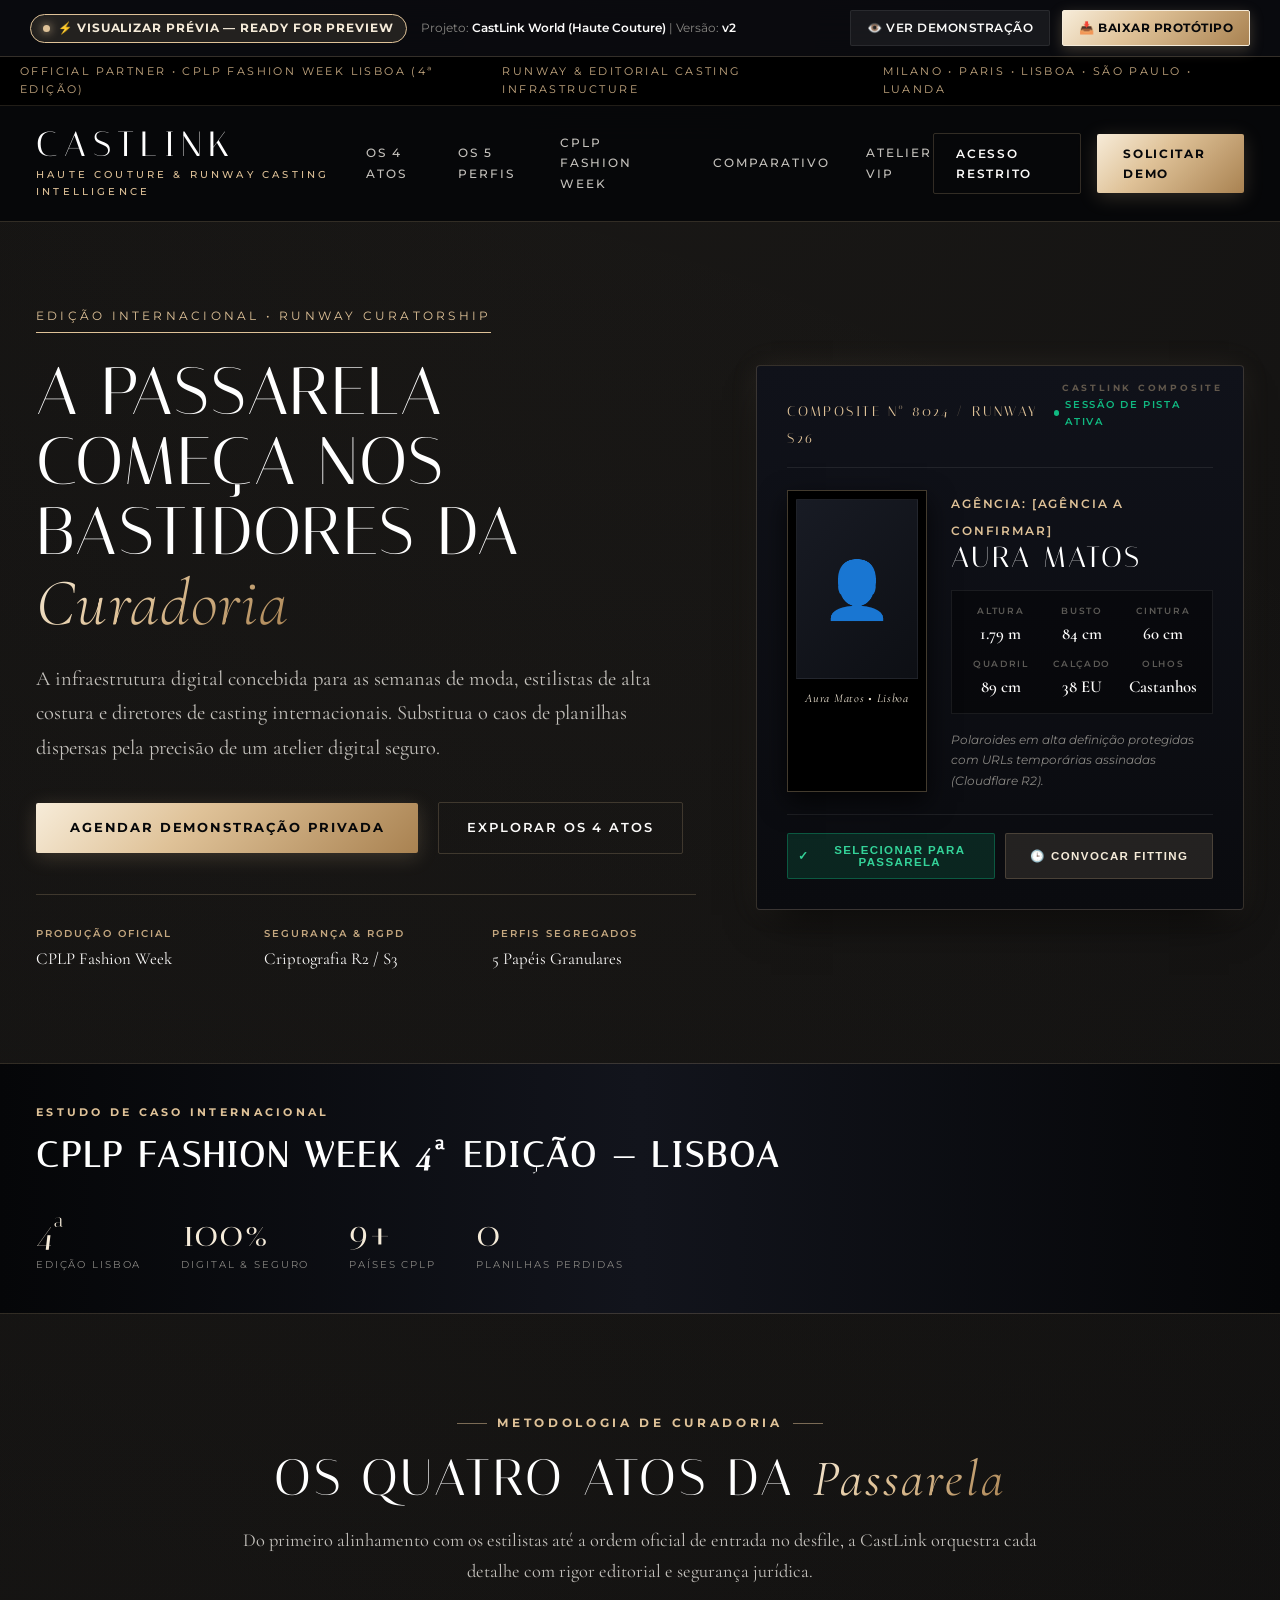
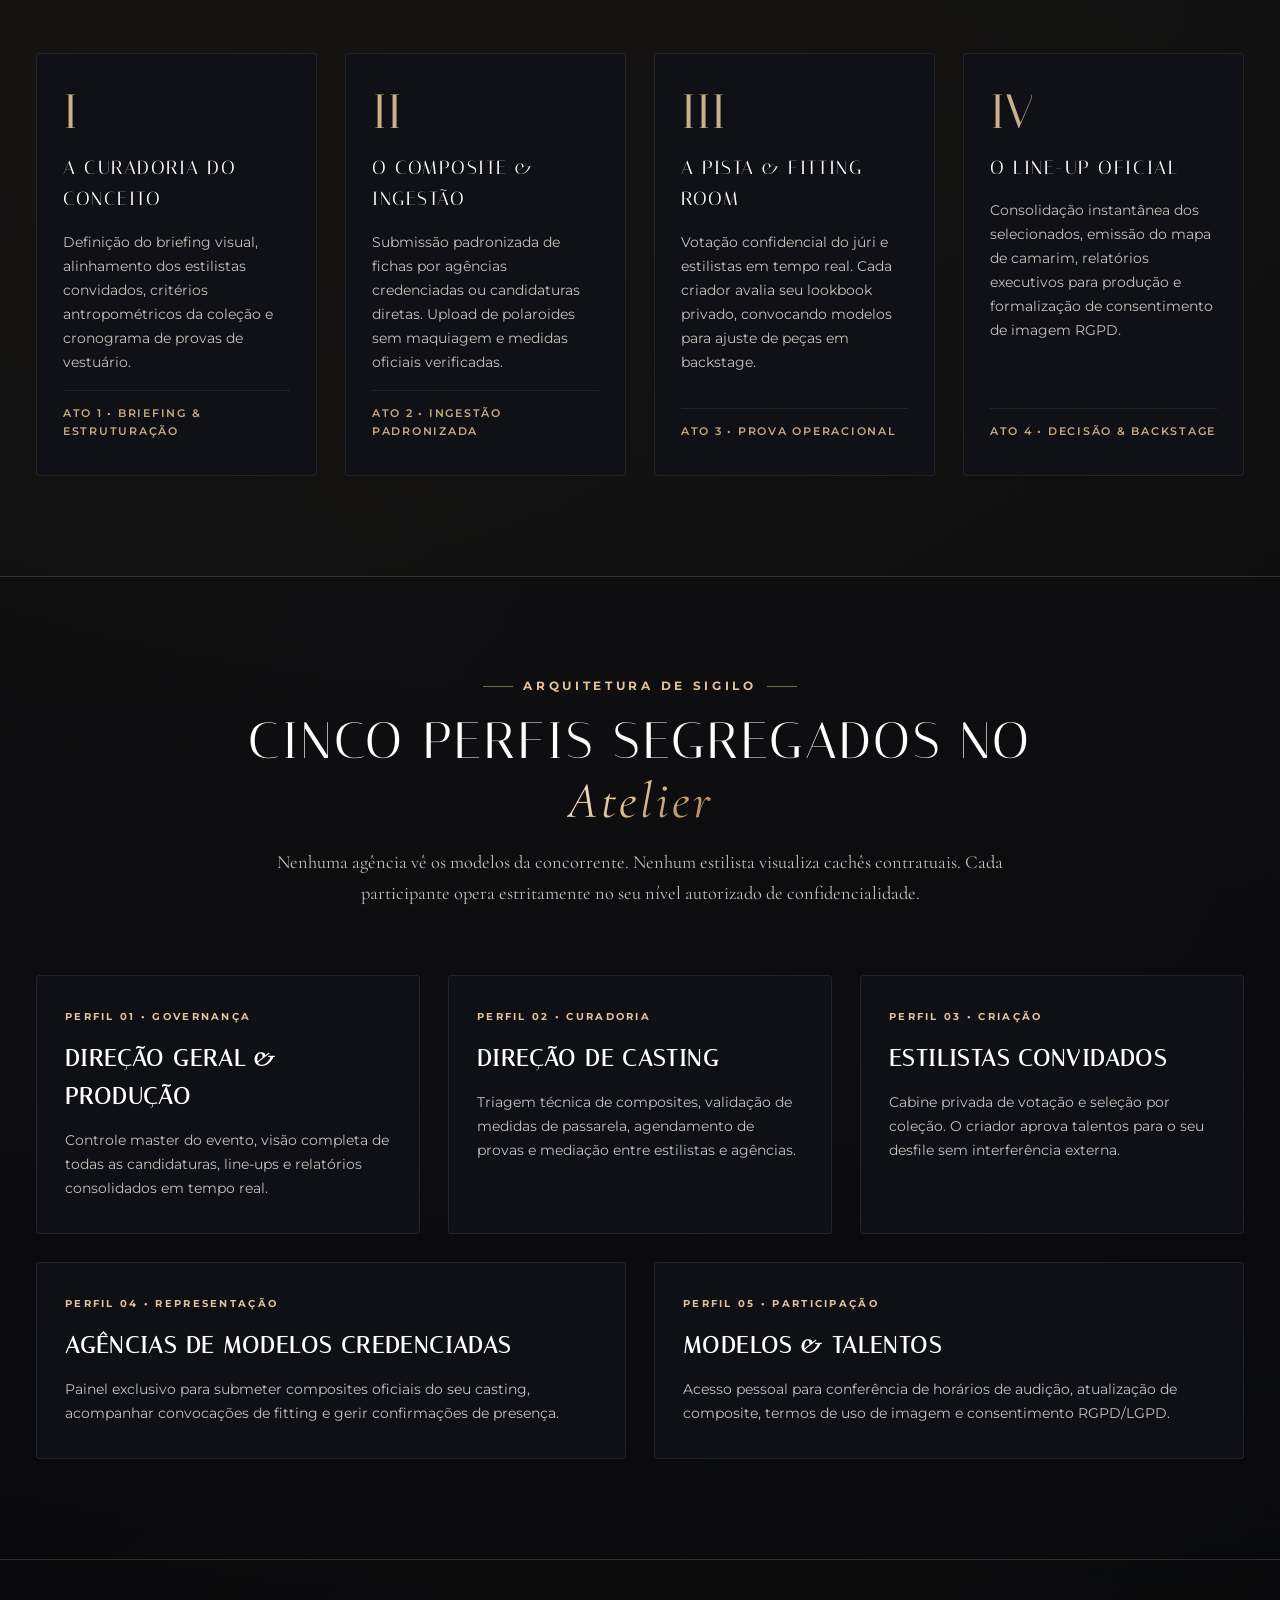
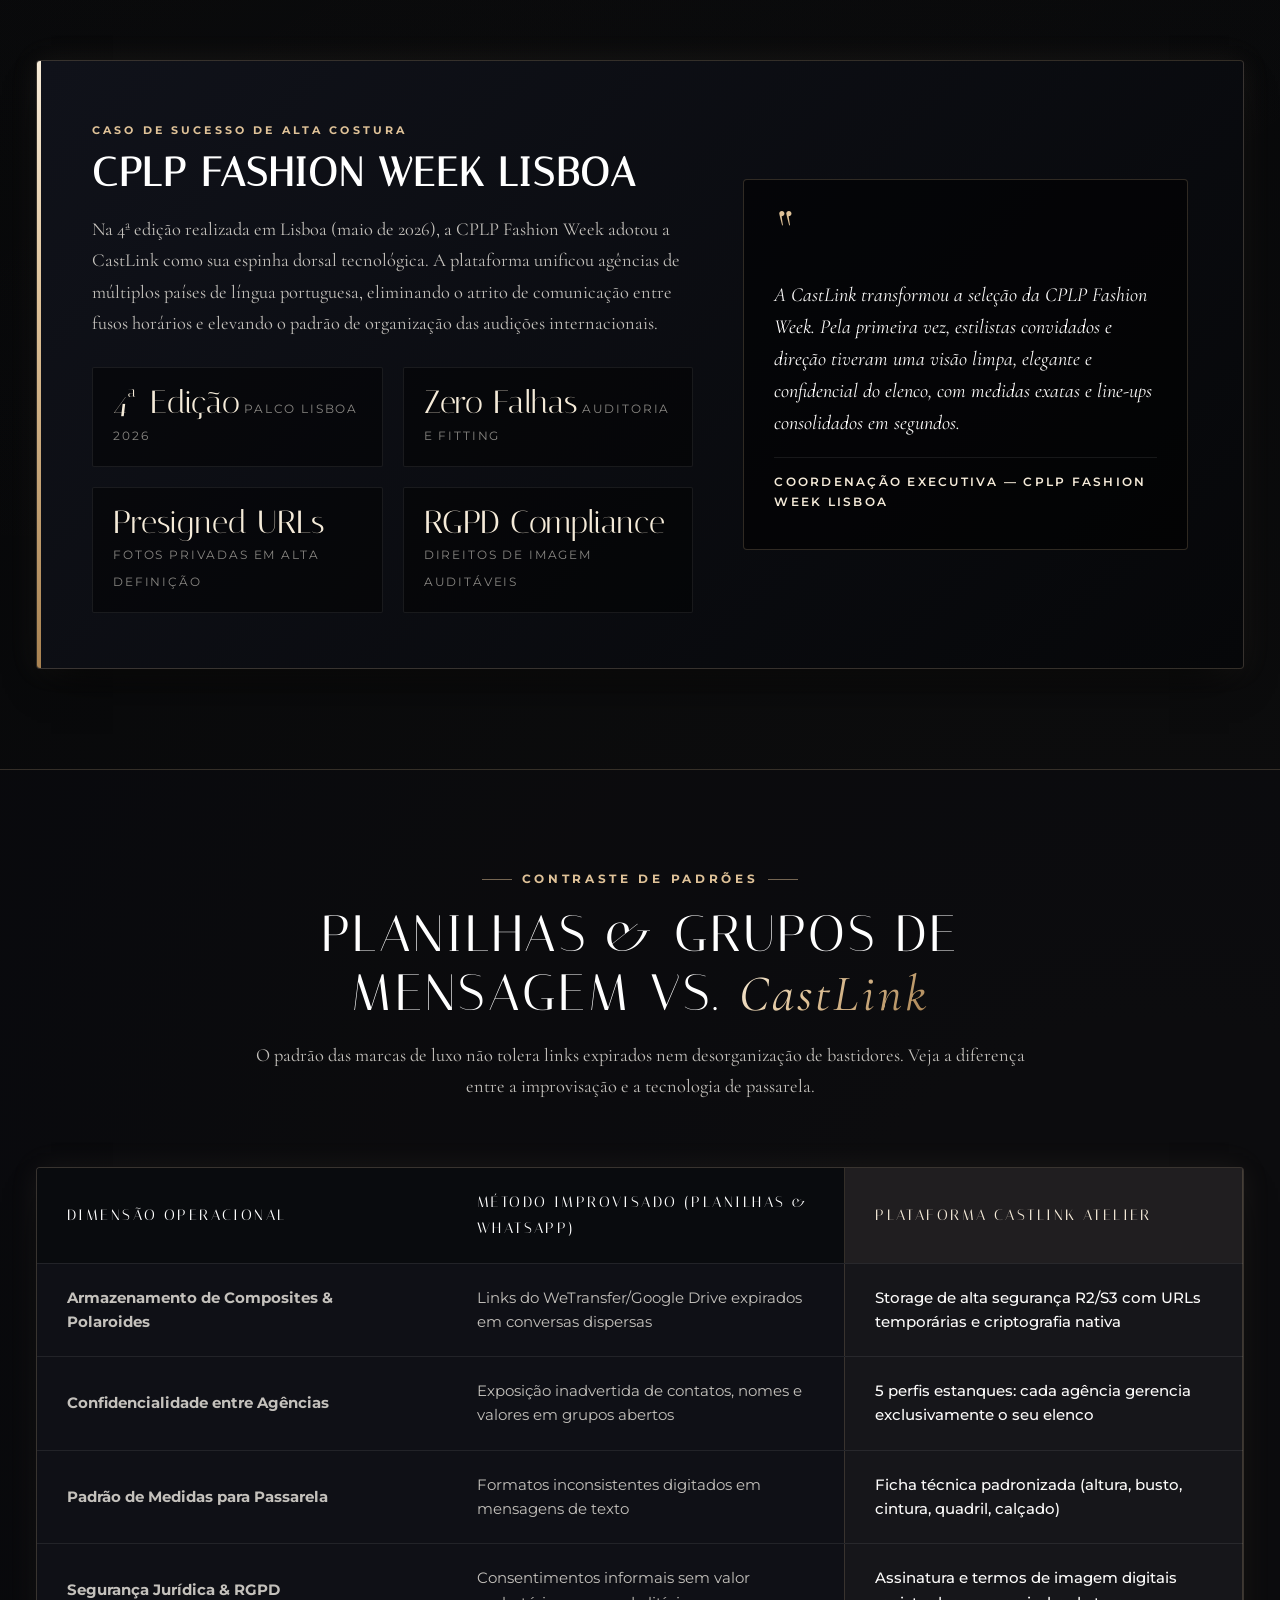
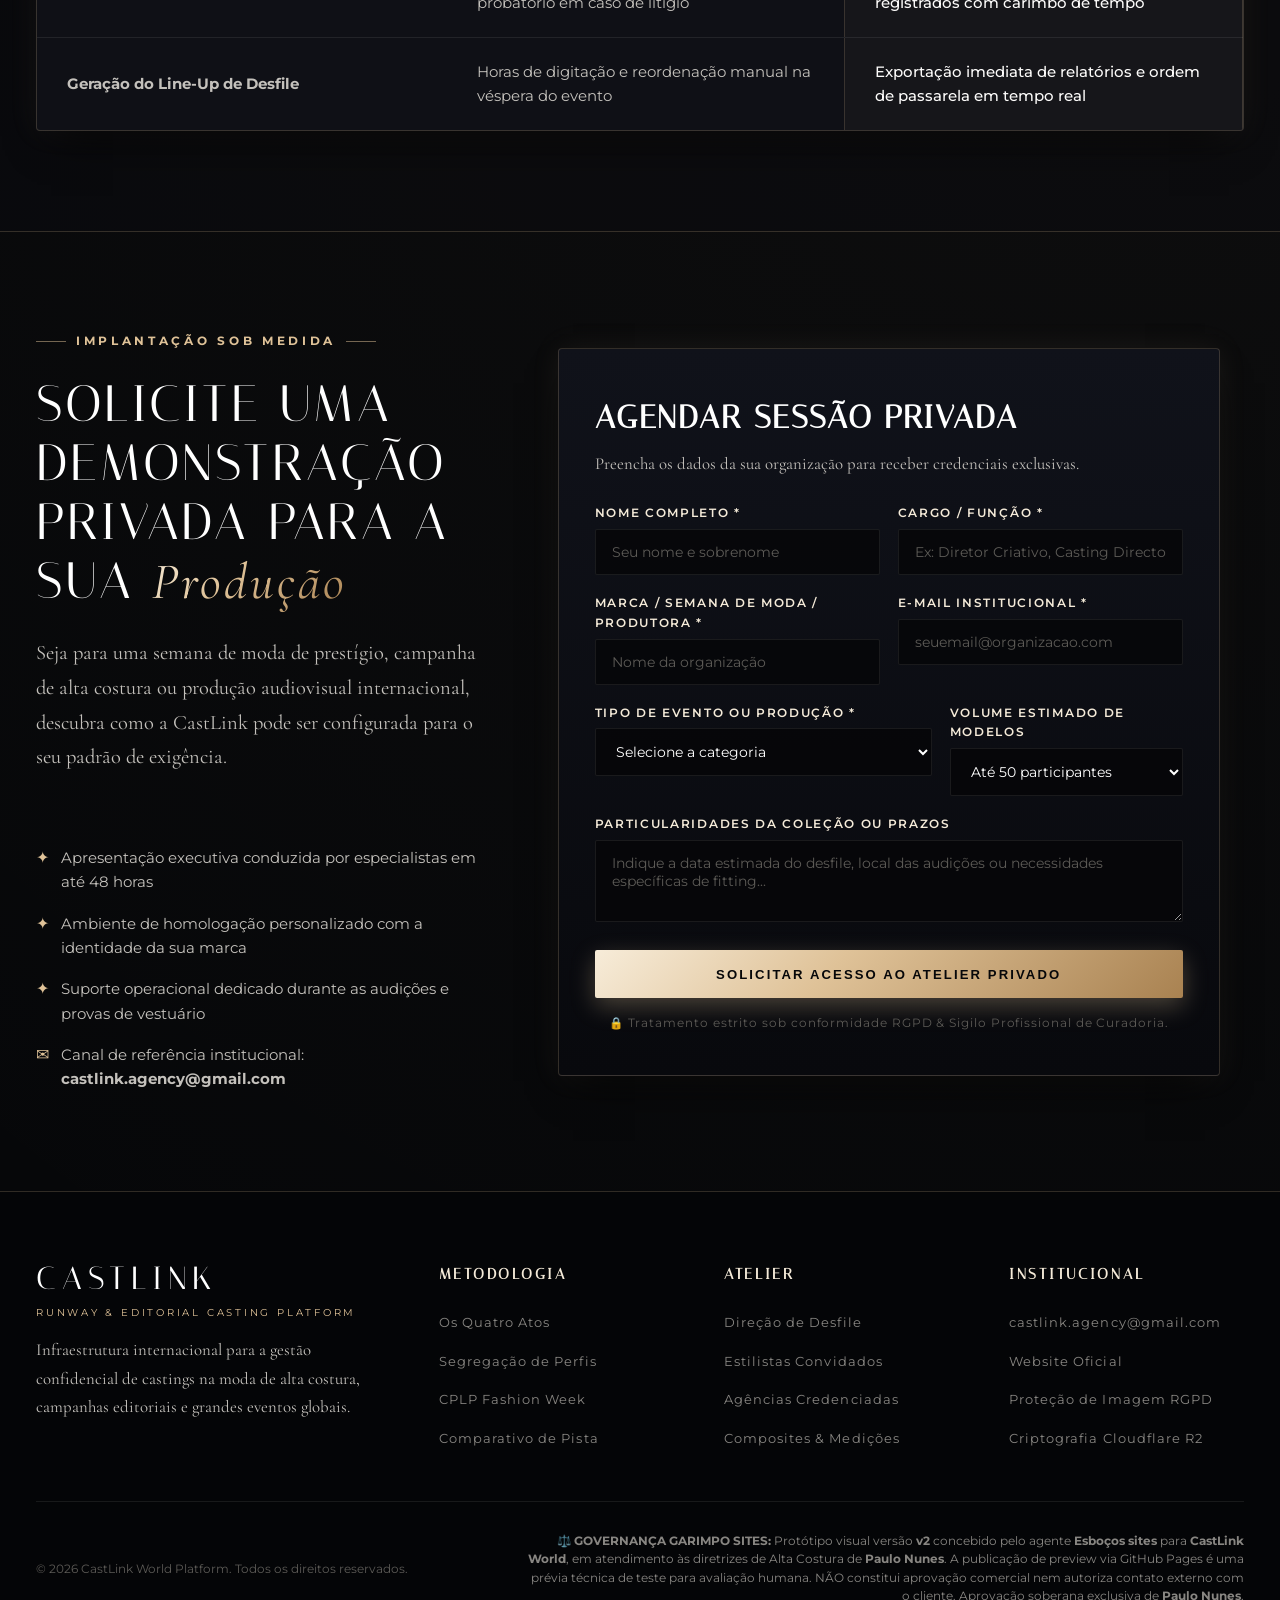
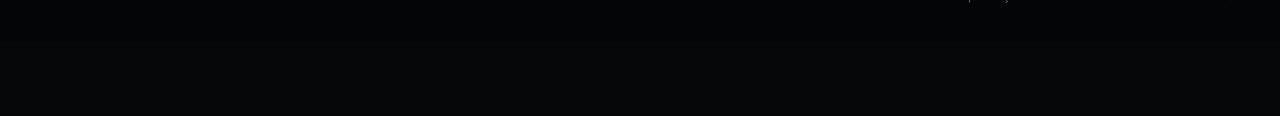
<file: castlink-world/v2/castlink-world-v2-standalone.html>
<!DOCTYPE html>
<html lang="pt-PT">
<head>
  <meta charset="UTF-8">
  <meta name="viewport" content="width=device-width, initial-scale=1.0">
  <title>CastLink World — Haute Couture & Runway Casting | Standalone v2 Offline</title>
  <meta name="description" content="Versão autônoma e autocontida do protótipo editorial CastLink World v2 com folhas de estilo de alta costura embutidas.">
  <style>
/* ==========================================================================
   CASTLINK WORLD — REDESIGN DE ALTA COSTURA & FASHION WEEK (v2)
   Estética: Luxury Editorial / Vogue Runway / Paris & Lisboa Fashion Week
   Diretriz de Paulo Nunes: "site que pareça que está ligado realmente à moda e não um site igual aos outros"
   Paleta: Noir Absolu (#060709), Marfim Nobre (#fbf9f5), Ouro Champagne (#dfc298 / #c5a880)
   0 referências locais. 100% Sanitizado para publicação técnica externa.
   ========================================================================== */

@import url('https://fonts.googleapis.com/css2?family=Cinzel:wght@400;500;600;700;800&family=Cormorant+Garamond:ital,wght@0,300;0,400;0,500;0,600;0,700;1,400;1,600&family=Italiana&family=Montserrat:wght@200;300;400;500;600;700&display=swap');

:root {
  --bg-deep: #060709;
  --bg-surface: #0c0e12;
  --bg-card: rgba(16, 18, 24, 0.88);
  --bg-card-hover: rgba(24, 27, 36, 0.95);
  --bg-glass: rgba(18, 20, 28, 0.7);
  
  --gold-primary: #dfc298;
  --gold-light: #f5ebd9;
  --gold-dark: #9e7d53;
  --gold-antique: #c5a880;
  --gold-gradient: linear-gradient(135deg, #f7ecd9 0%, #dfc298 40%, #a98251 100%);
  --gold-border-gradient: linear-gradient(135deg, rgba(223, 194, 152, 0.6) 0%, rgba(169, 130, 81, 0.2) 100%);
  
  --text-primary: #fcfbfa;
  --text-secondary: #c4c1bc;
  --text-muted: #888682;
  --text-dim: #5c5a56;
  
  --accent-emerald: #10b981;
  --accent-ruby: #be123c;
  
  --border-gold-subtle: rgba(223, 194, 152, 0.2);
  --border-subtle: rgba(255, 255, 255, 0.08);
  --border-light: rgba(255, 255, 255, 0.14);
  
  --font-display: 'Italiana', 'Cinzel', Georgia, serif;
  --font-serif: 'Cormorant Garamond', Georgia, serif;
  --font-sans: 'Montserrat', -apple-system, BlinkMacSystemFont, sans-serif;
  
  --shadow-luxury: 0 20px 40px -15px rgba(0, 0, 0, 0.8), 0 0 30px rgba(223, 194, 152, 0.08);
  --shadow-glow: 0 0 25px rgba(223, 194, 152, 0.15);
  
  --radius-xs: 2px;
  --radius-sm: 4px;
  --radius-md: 8px;
  --radius-full: 9999px;
  
  --transition: all 0.35s cubic-bezier(0.16, 1, 0.3, 1);
}

*, *::before, *::after {
  box-sizing: border-box;
  margin: 0;
  padding: 0;
}

html {
  scroll-behavior: smooth;
  font-size: 16px;
  background-color: var(--bg-deep);
  color: var(--text-primary);
}

body {
  font-family: var(--font-sans);
  background: 
    radial-gradient(circle at 50% 0%, rgba(223, 194, 152, 0.09) 0%, transparent 50%),
    radial-gradient(circle at 10% 30%, rgba(197, 168, 128, 0.04) 0%, transparent 40%),
    radial-gradient(circle at 90% 70%, rgba(223, 194, 152, 0.04) 0%, transparent 40%),
    var(--bg-deep);
  color: var(--text-primary);
  line-height: 1.65;
  -webkit-font-smoothing: antialiased;
  overflow-x: hidden;
  padding-bottom: 75px;
}

/* ==========================================================================
   BARRA DE CONTROLE GARIMPO SITES (GOVERNANÇA & PRÉVIA TÉCNICA)
   ========================================================================== */
.control-bar {
  background: rgba(10, 11, 15, 0.96);
  border-bottom: 1px solid var(--border-gold-subtle);
  padding: 10px 30px;
  display: flex;
  flex-wrap: wrap;
  align-items: center;
  justify-content: space-between;
  gap: 14px;
  position: sticky;
  top: 0;
  z-index: 1100;
  font-size: 0.8rem;
  backdrop-filter: blur(16px);
}

.control-bar .left-group {
  display: flex;
  align-items: center;
  gap: 14px;
  flex-wrap: wrap;
}

.status-badge {
  background: rgba(223, 194, 152, 0.12);
  color: var(--gold-light);
  border: 1px solid var(--gold-primary);
  padding: 4px 12px;
  border-radius: var(--radius-full);
  font-weight: 700;
  letter-spacing: 0.08em;
  text-transform: uppercase;
  font-size: 0.72rem;
  display: inline-flex;
  align-items: center;
  gap: 8px;
}

.status-badge::before {
  content: '';
  width: 7px;
  height: 7px;
  background-color: var(--gold-primary);
  border-radius: 50%;
  box-shadow: 0 0 10px var(--gold-primary);
  animation: pulse-gold 2s infinite;
}

@keyframes pulse-gold {
  0%, 100% { opacity: 1; transform: scale(1); }
  50% { opacity: 0.35; transform: scale(0.75); }
}

.project-meta {
  color: var(--text-muted);
  font-size: 0.78rem;
}

.project-meta strong {
  color: var(--text-primary);
  font-weight: 600;
}

.control-bar .actions {
  display: flex;
  align-items: center;
  gap: 12px;
}

.btn-ctrl {
  text-decoration: none;
  font-weight: 600;
  font-size: 0.76rem;
  letter-spacing: 0.04em;
  padding: 7px 16px;
  border-radius: var(--radius-xs);
  transition: var(--transition);
  display: inline-flex;
  align-items: center;
  gap: 6px;
  text-transform: uppercase;
}

.btn-ctrl-preview {
  background: rgba(255, 255, 255, 0.06);
  color: var(--text-primary);
  border: 1px solid var(--border-subtle);
}

.btn-ctrl-preview:hover {
  background: rgba(255, 255, 255, 0.12);
  color: #ffffff;
  border-color: rgba(255, 255, 255, 0.3);
}

.btn-ctrl-download {
  background: var(--gold-gradient);
  color: #060709;
  font-weight: 700;
  border: 1px solid var(--gold-light);
  box-shadow: 0 4px 14px rgba(223, 194, 152, 0.25);
}

.btn-ctrl-download:hover {
  filter: brightness(1.1);
  transform: translateY(-1px);
}

/* ==========================================================================
   MASTHEAD EDITORIAL & NAVBAR DE ALTA COSTURA
   ========================================================================== */
.fashion-ticker {
  background: #000000;
  border-bottom: 1px solid rgba(223, 194, 152, 0.15);
  padding: 6px 20px;
  font-size: 0.68rem;
  letter-spacing: 0.22em;
  text-transform: uppercase;
  color: var(--gold-antique);
  display: flex;
  justify-content: space-between;
  align-items: center;
}

.header-fashion {
  background: rgba(6, 7, 9, 0.92);
  backdrop-filter: blur(20px);
  border-bottom: 1px solid var(--border-gold-subtle);
  position: relative;
  z-index: 1000;
}

.nav-container {
  max-width: 1360px;
  margin: 0 auto;
  padding: 22px 36px;
  display: flex;
  align-items: center;
  justify-content: space-between;
}

.brand-wrapper {
  display: flex;
  flex-direction: column;
  text-decoration: none;
}

.brand-title {
  font-family: var(--font-display);
  font-size: 2.2rem;
  font-weight: 400;
  letter-spacing: 0.18em;
  color: #ffffff;
  line-height: 0.95;
  text-transform: uppercase;
}

.brand-subtitle {
  font-family: var(--font-sans);
  font-size: 0.62rem;
  font-weight: 500;
  letter-spacing: 0.32em;
  color: var(--gold-primary);
  text-transform: uppercase;
  margin-top: 5px;
}

.nav-links {
  display: flex;
  align-items: center;
  gap: 36px;
  list-style: none;
}

.nav-links a {
  color: var(--text-secondary);
  text-decoration: none;
  font-size: 0.78rem;
  font-weight: 500;
  letter-spacing: 0.16em;
  text-transform: uppercase;
  transition: var(--transition);
  position: relative;
  padding: 4px 0;
}

.nav-links a::after {
  content: '';
  position: absolute;
  bottom: 0;
  left: 0;
  width: 0%;
  height: 1px;
  background: var(--gold-primary);
  transition: var(--transition);
}

.nav-links a:hover {
  color: #ffffff;
}

.nav-links a:hover::after {
  width: 100%;
}

.nav-actions {
  display: flex;
  align-items: center;
  gap: 16px;
}

.btn-editorial-outline {
  text-decoration: none;
  font-size: 0.75rem;
  letter-spacing: 0.14em;
  text-transform: uppercase;
  font-weight: 600;
  color: var(--text-primary);
  border: 1px solid var(--border-gold-subtle);
  padding: 10px 22px;
  border-radius: var(--radius-xs);
  transition: var(--transition);
  min-height: 44px;
  display: inline-flex;
  align-items: center;
  justify-content: center;
}

.btn-editorial-outline:hover {
  border-color: var(--gold-primary);
  color: var(--gold-light);
  background: rgba(223, 194, 152, 0.05);
}

.btn-editorial-gold {
  text-decoration: none;
  font-size: 0.75rem;
  letter-spacing: 0.14em;
  text-transform: uppercase;
  font-weight: 700;
  background: var(--gold-gradient);
  color: #060709;
  padding: 10px 26px;
  border-radius: var(--radius-xs);
  transition: var(--transition);
  min-height: 44px;
  display: inline-flex;
  align-items: center;
  justify-content: center;
  box-shadow: 0 4px 20px rgba(223, 194, 152, 0.2);
}

.btn-editorial-gold:hover {
  filter: brightness(1.12);
  transform: translateY(-1px);
}

/* ==========================================================================
   HERO EDITORIAL — HAUTE COUTURE LOOKBOOK
   ========================================================================== */
.hero-editorial {
  max-width: 1360px;
  margin: 0 auto;
  padding: 80px 36px 90px;
  display: grid;
  grid-template-columns: 1.15fr 0.85fr;
  gap: 60px;
  align-items: center;
  position: relative;
}

.hero-issue-tag {
  display: inline-flex;
  align-items: center;
  gap: 12px;
  font-size: 0.72rem;
  letter-spacing: 0.28em;
  text-transform: uppercase;
  color: var(--gold-primary);
  border-bottom: 1px solid var(--gold-primary);
  padding-bottom: 6px;
  margin-bottom: 24px;
}

.hero-title-editorial {
  font-family: var(--font-display);
  font-size: clamp(2.8rem, 5.2vw, 4.6rem);
  font-weight: 400;
  line-height: 1.05;
  color: #ffffff;
  letter-spacing: 0.02em;
  text-transform: uppercase;
  margin-bottom: 24px;
}

.hero-title-editorial em {
  font-family: var(--font-serif);
  font-style: italic;
  font-weight: 300;
  text-transform: none;
  background: var(--gold-gradient);
  -webkit-background-clip: text;
  -webkit-text-fill-color: transparent;
}

.hero-lead {
  font-family: var(--font-serif);
  font-size: 1.28rem;
  line-height: 1.7;
  color: var(--text-secondary);
  font-weight: 400;
  max-width: 640px;
  margin-bottom: 36px;
}

.hero-actions-group {
  display: flex;
  flex-wrap: wrap;
  gap: 20px;
  align-items: center;
  margin-bottom: 40px;
}

.hero-provenance {
  display: grid;
  grid-template-columns: repeat(3, 1fr);
  gap: 24px;
  padding-top: 30px;
  border-top: 1px solid var(--border-gold-subtle);
}

.prov-item {
  display: flex;
  flex-direction: column;
}

.prov-label {
  font-size: 0.65rem;
  letter-spacing: 0.2em;
  text-transform: uppercase;
  color: var(--gold-antique);
  font-weight: 600;
}

.prov-value {
  font-family: var(--font-serif);
  font-size: 1.05rem;
  color: var(--text-primary);
  margin-top: 3px;
}

/* ==========================================================================
   MOCKUP INTERATIVO DE ALTA COSTURA: COMP CARD & FITTING ROOM
   ========================================================================== */
.comp-card-editorial {
  background: linear-gradient(180deg, #10121a 0%, #0a0b0f 100%);
  border: 1px solid var(--border-gold-subtle);
  border-radius: var(--radius-sm);
  padding: 30px;
  box-shadow: var(--shadow-luxury);
  position: relative;
  overflow: hidden;
}

.comp-card-editorial::before {
  content: 'CASTLINK COMPOSITE';
  position: absolute;
  top: 14px;
  right: 20px;
  font-size: 0.58rem;
  letter-spacing: 0.3em;
  color: rgba(223, 194, 152, 0.4);
  font-weight: 700;
}

.comp-header {
  display: flex;
  justify-content: space-between;
  align-items: baseline;
  border-bottom: 1px solid var(--border-subtle);
  padding-bottom: 16px;
  margin-bottom: 22px;
}

.comp-number {
  font-family: var(--font-display);
  font-size: 0.85rem;
  letter-spacing: 0.18em;
  color: var(--gold-primary);
}

.comp-session-badge {
  font-size: 0.65rem;
  letter-spacing: 0.16em;
  text-transform: uppercase;
  color: var(--accent-emerald);
  display: inline-flex;
  align-items: center;
  gap: 6px;
  font-weight: 600;
}

.comp-session-badge::before {
  content: '';
  width: 6px;
  height: 6px;
  background: var(--accent-emerald);
  border-radius: 50%;
  animation: pulse-emerald 1.8s infinite;
}

@keyframes pulse-emerald {
  0%, 100% { opacity: 1; }
  50% { opacity: 0.3; }
}

.comp-main-grid {
  display: grid;
  grid-template-columns: 140px 1fr;
  gap: 24px;
}

.polaroid-frame {
  background: #000000;
  border: 1px solid rgba(223, 194, 152, 0.3);
  padding: 8px 8px 20px;
  display: flex;
  flex-direction: column;
  align-items: center;
  box-shadow: 0 10px 25px rgba(0, 0, 0, 0.7);
  position: relative;
}

.polaroid-photo-aspect {
  width: 100%;
  height: 180px;
  background: linear-gradient(135deg, #181b24 0%, #0d0f14 100%);
  display: flex;
  flex-direction: column;
  align-items: center;
  justify-content: center;
  border: 1px solid rgba(255, 255, 255, 0.05);
}

.polaroid-silhouette {
  font-size: 3.5rem;
  color: var(--gold-antique);
  line-height: 1;
}

.polaroid-caption {
  font-family: var(--font-serif);
  font-style: italic;
  font-size: 0.75rem;
  color: var(--gold-light);
  margin-top: 10px;
  letter-spacing: 0.06em;
}

.comp-details {
  display: flex;
  flex-direction: column;
  gap: 12px;
}

.comp-model-name {
  font-family: var(--font-display);
  font-size: 1.8rem;
  font-weight: 400;
  color: #ffffff;
  letter-spacing: 0.08em;
  line-height: 1;
  text-transform: uppercase;
}

.comp-agency-tag {
  font-size: 0.72rem;
  letter-spacing: 0.16em;
  text-transform: uppercase;
  color: var(--gold-primary);
  font-weight: 600;
}

.runway-measurements-table {
  display: grid;
  grid-template-columns: repeat(3, 1fr);
  gap: 8px;
  background: rgba(0, 0, 0, 0.4);
  border: 1px solid var(--border-subtle);
  padding: 12px;
  margin-top: 6px;
}

.runway-meas-cell {
  display: flex;
  flex-direction: column;
  text-align: center;
}

.runway-meas-label {
  font-size: 0.58rem;
  letter-spacing: 0.18em;
  text-transform: uppercase;
  color: var(--text-dim);
  font-weight: 600;
}

.runway-meas-val {
  font-family: var(--font-serif);
  font-size: 1.05rem;
  color: var(--text-primary);
  font-weight: 600;
  margin-top: 2px;
}

.comp-actions-row {
  display: flex;
  gap: 10px;
  margin-top: 22px;
  padding-top: 18px;
  border-top: 1px solid var(--border-subtle);
}

.btn-comp-action {
  flex: 1;
  padding: 10px;
  min-height: 44px;
  border-radius: var(--radius-xs);
  font-size: 0.72rem;
  letter-spacing: 0.12em;
  text-transform: uppercase;
  font-weight: 700;
  cursor: pointer;
  display: flex;
  align-items: center;
  justify-content: center;
  gap: 6px;
  transition: var(--transition);
}

.btn-comp-runway {
  background: rgba(16, 185, 129, 0.15);
  color: #34d399;
  border: 1px solid rgba(16, 185, 129, 0.35);
}

.btn-comp-runway:hover {
  background: rgba(16, 185, 129, 0.28);
  border-color: #34d399;
}

.btn-comp-fitting {
  background: rgba(223, 194, 152, 0.12);
  color: var(--gold-light);
  border: 1px solid var(--border-gold-subtle);
}

.btn-comp-fitting:hover {
  background: rgba(223, 194, 152, 0.22);
  border-color: var(--gold-primary);
}

/* ==========================================================================
   FAIXA EDITORIAL CPLP FASHION WEEK (PROVA SOCIAL DE LUXO)
   ========================================================================== */
.strip-fashion-week {
  background: linear-gradient(90deg, #050608 0%, #12141c 50%, #050608 100%);
  border-top: 1px solid var(--border-gold-subtle);
  border-bottom: 1px solid var(--border-gold-subtle);
  padding: 40px 36px;
  position: relative;
}

.strip-fw-container {
  max-width: 1360px;
  margin: 0 auto;
  display: flex;
  align-items: center;
  justify-content: space-between;
  gap: 30px;
  flex-wrap: wrap;
}

.fw-headline-group {
  display: flex;
  flex-direction: column;
}

.fw-kicker {
  font-size: 0.68rem;
  letter-spacing: 0.3em;
  text-transform: uppercase;
  color: var(--gold-primary);
  font-weight: 700;
}

.fw-title {
  font-family: var(--font-display);
  font-size: 2.2rem;
  letter-spacing: 0.08em;
  color: #ffffff;
  text-transform: uppercase;
  margin-top: 4px;
}

.fw-stats-strip {
  display: flex;
  align-items: center;
  gap: 40px;
}

.fw-stat-item {
  display: flex;
  flex-direction: column;
}

.fw-stat-num {
  font-family: var(--font-display);
  font-size: 2.4rem;
  color: var(--gold-light);
  line-height: 1;
}

.fw-stat-lbl {
  font-size: 0.65rem;
  letter-spacing: 0.18em;
  text-transform: uppercase;
  color: var(--text-muted);
  margin-top: 4px;
}

/* ==========================================================================
   SEÇÕES GERAIS EDITORIAL FASHION
   ========================================================================== */
.section-editorial {
  max-width: 1360px;
  margin: 0 auto;
  padding: 100px 36px;
}

.section-head-fashion {
  text-align: center;
  max-width: 800px;
  margin: 0 auto 65px;
  display: flex;
  flex-direction: column;
  align-items: center;
  gap: 16px;
}

.section-kicker-gold {
  font-size: 0.72rem;
  letter-spacing: 0.32em;
  text-transform: uppercase;
  color: var(--gold-primary);
  font-weight: 700;
  display: inline-flex;
  align-items: center;
  gap: 10px;
}

.section-kicker-gold::before,
.section-kicker-gold::after {
  content: '';
  width: 30px;
  height: 1px;
  background: var(--gold-primary);
  opacity: 0.5;
}

.section-title-fashion {
  font-family: var(--font-display);
  font-size: clamp(2.2rem, 4vw, 3.4rem);
  font-weight: 400;
  color: #ffffff;
  line-height: 1.15;
  letter-spacing: 0.06em;
  text-transform: uppercase;
}

.section-title-fashion em {
  font-family: var(--font-serif);
  font-style: italic;
  text-transform: none;
  background: var(--gold-gradient);
  -webkit-background-clip: text;
  -webkit-text-fill-color: transparent;
}

.section-desc-fashion {
  font-family: var(--font-serif);
  font-size: 1.15rem;
  color: var(--text-secondary);
  line-height: 1.7;
}

/* ==========================================================================
   OS 4 ATOS DA PASSARELA (WORKFLOW EDITORIAL)
   ========================================================================== */
.acts-grid {
  display: grid;
  grid-template-columns: repeat(4, 1fr);
  gap: 28px;
}

.act-card {
  background: var(--bg-card);
  border: 1px solid var(--border-subtle);
  border-radius: var(--radius-sm);
  padding: 34px 26px;
  display: flex;
  flex-direction: column;
  gap: 16px;
  position: relative;
  transition: var(--transition);
}

.act-card:hover {
  border-color: var(--border-gold-subtle);
  transform: translateY(-6px);
  box-shadow: var(--shadow-luxury);
  background: var(--bg-card-hover);
}

.act-card::before {
  content: '';
  position: absolute;
  top: 0;
  left: 20px;
  right: 20px;
  height: 1px;
  background: linear-gradient(90deg, transparent, var(--gold-primary), transparent);
  opacity: 0;
  transition: var(--transition);
}

.act-card:hover::before {
  opacity: 1;
}

.act-num-roman {
  font-family: var(--font-display);
  font-size: 3rem;
  color: var(--gold-primary);
  line-height: 1;
  opacity: 0.9;
}

.act-title {
  font-family: var(--font-display);
  font-size: 1.2rem;
  color: #ffffff;
  letter-spacing: 0.08em;
  text-transform: uppercase;
  font-weight: 500;
}

.act-desc {
  font-size: 0.88rem;
  color: var(--text-secondary);
  line-height: 1.7;
}

.act-meta {
  margin-top: auto;
  padding-top: 14px;
  border-top: 1px solid var(--border-subtle);
  font-size: 0.68rem;
  letter-spacing: 0.16em;
  text-transform: uppercase;
  color: var(--gold-antique);
  font-weight: 600;
}

/* ==========================================================================
   OS 5 PAPÉIS NO ATELIER (ARQUITETURA DE SEGURANÇA & SEGREGADA)
   ========================================================================== */
.roles-grid {
  display: grid;
  grid-template-columns: repeat(3, 1fr);
  gap: 28px;
  margin-bottom: 28px;
}

.role-card-fashion {
  background: var(--bg-card);
  border: 1px solid var(--border-subtle);
  padding: 32px 28px;
  border-radius: var(--radius-sm);
  display: flex;
  flex-direction: column;
  gap: 14px;
  transition: var(--transition);
}

.role-card-fashion:hover {
  border-color: var(--gold-primary);
  background: var(--bg-card-hover);
  transform: translateY(-4px);
}

.role-badge {
  font-size: 0.65rem;
  letter-spacing: 0.22em;
  text-transform: uppercase;
  color: var(--gold-primary);
  font-weight: 700;
}

.role-title {
  font-family: var(--font-display);
  font-size: 1.45rem;
  letter-spacing: 0.06em;
  color: #ffffff;
  text-transform: uppercase;
}

.role-text {
  font-size: 0.9rem;
  color: var(--text-secondary);
  line-height: 1.65;
}

.roles-grid-bottom {
  display: grid;
  grid-template-columns: repeat(2, 1fr);
  gap: 28px;
}

/* ==========================================================================
   ESTUDO DE CASO: CPLP FASHION WEEK LISBOA (EDITORIAL SPREAD)
   ========================================================================== */
.cplp-spread {
  background: linear-gradient(135deg, #10121a 0%, #060709 100%);
  border: 1px solid var(--border-gold-subtle);
  border-radius: var(--radius-sm);
  padding: 55px;
  display: grid;
  grid-template-columns: 1.15fr 0.85fr;
  gap: 50px;
  align-items: center;
  box-shadow: var(--shadow-luxury);
  position: relative;
  overflow: hidden;
}

.cplp-spread::before {
  content: '';
  position: absolute;
  top: 0;
  left: 0;
  width: 4px;
  height: 100%;
  background: var(--gold-gradient);
}

.cplp-tag {
  font-size: 0.7rem;
  letter-spacing: 0.28em;
  text-transform: uppercase;
  color: var(--gold-primary);
  font-weight: 700;
}

.cplp-title {
  font-family: var(--font-display);
  font-size: 2.5rem;
  color: #ffffff;
  letter-spacing: 0.04em;
  line-height: 1.15;
  margin-top: 8px;
  text-transform: uppercase;
}

.cplp-text {
  font-family: var(--font-serif);
  font-size: 1.15rem;
  color: var(--text-secondary);
  line-height: 1.7;
  margin-top: 18px;
}

.cplp-metrics-grid {
  display: grid;
  grid-template-columns: repeat(2, 1fr);
  gap: 20px;
  margin-top: 28px;
}

.cplp-m-card {
  background: rgba(0, 0, 0, 0.45);
  border: 1px solid var(--border-subtle);
  padding: 18px 20px;
  border-radius: var(--radius-xs);
}

.cplp-m-val {
  font-family: var(--font-display);
  font-size: 2rem;
  color: var(--gold-light);
  line-height: 1;
}

.cplp-m-lbl {
  font-size: 0.72rem;
  letter-spacing: 0.16em;
  text-transform: uppercase;
  color: var(--text-muted);
  margin-top: 6px;
}

.cplp-quote-fashion {
  background: rgba(0, 0, 0, 0.55);
  border: 1px solid var(--border-gold-subtle);
  padding: 36px 30px;
  border-radius: var(--radius-sm);
  display: flex;
  flex-direction: column;
  gap: 18px;
}

.quote-dropcap {
  font-family: var(--font-display);
  font-size: 4rem;
  color: var(--gold-primary);
  line-height: 0.7;
}

.quote-fashion-body {
  font-family: var(--font-serif);
  font-style: italic;
  font-size: 1.25rem;
  color: var(--text-primary);
  line-height: 1.6;
}

.quote-fashion-author {
  font-size: 0.78rem;
  letter-spacing: 0.18em;
  text-transform: uppercase;
  color: var(--gold-light);
  font-weight: 600;
  border-top: 1px solid var(--border-subtle);
  padding-top: 14px;
}

/* ==========================================================================
   TABELA COMPARATIVA DE ALTA COSTURA: PLANILHAS VS. CASTLINK ATELIER
   ========================================================================== */
.table-luxury-wrapper {
  overflow-x: auto;
  border: 1px solid var(--border-gold-subtle);
  border-radius: var(--radius-sm);
  background: var(--bg-card);
  box-shadow: var(--shadow-luxury);
}

.table-luxury {
  width: 100%;
  border-collapse: collapse;
  text-align: left;
}

.table-luxury th,
.table-luxury td {
  padding: 22px 30px;
  border-bottom: 1px solid var(--border-subtle);
}

.table-luxury th {
  background: #090b0e;
  font-family: var(--font-display);
  font-size: 0.95rem;
  letter-spacing: 0.16em;
  text-transform: uppercase;
  color: #ffffff;
  font-weight: 500;
}

.table-luxury th.col-castlink-luxe {
  color: var(--gold-light);
  background: rgba(223, 194, 152, 0.08);
  border-left: 1px solid var(--border-gold-subtle);
  border-right: 1px solid var(--border-gold-subtle);
}

.table-luxury td {
  font-size: 0.92rem;
  color: var(--text-secondary);
}

.table-luxury td.col-castlink-luxe {
  background: rgba(223, 194, 152, 0.03);
  color: var(--text-primary);
  font-weight: 500;
  border-left: 1px solid var(--border-gold-subtle);
  border-right: 1px solid var(--border-gold-subtle);
}

.table-luxury tr:last-child td {
  border-bottom: none;
}

/* ==========================================================================
   FORMULÁRIO INLINE DEMO VIP ATELIER
   ========================================================================== */
.demo-atelier-grid {
  display: grid;
  grid-template-columns: 0.95fr 1.05fr;
  gap: 60px;
  align-items: center;
}

.atelier-info {
  display: flex;
  flex-direction: column;
  gap: 24px;
}

.atelier-features-list {
  display: flex;
  flex-direction: column;
  gap: 16px;
  margin-top: 10px;
}

.atelier-feat-item {
  display: flex;
  align-items: baseline;
  gap: 12px;
  font-size: 0.92rem;
  color: var(--text-secondary);
}

.atelier-feat-icon {
  color: var(--gold-primary);
  font-size: 1rem;
}

.atelier-form-box {
  background: linear-gradient(180deg, #10121a 0%, #08090d 100%);
  border: 1px solid var(--border-gold-subtle);
  border-radius: var(--radius-sm);
  padding: 42px 36px;
  box-shadow: var(--shadow-luxury);
}

.form-head-luxe {
  font-family: var(--font-display);
  font-size: 2rem;
  color: #ffffff;
  letter-spacing: 0.06em;
  text-transform: uppercase;
  margin-bottom: 6px;
}

.form-sub-luxe {
  font-family: var(--font-serif);
  font-size: 1.05rem;
  color: var(--text-secondary);
  margin-bottom: 26px;
}

.form-row-2 {
  display: grid;
  grid-template-columns: 1fr 1fr;
  gap: 18px;
}

.form-group-luxe {
  display: flex;
  flex-direction: column;
  gap: 6px;
  margin-bottom: 18px;
}

.form-group-luxe label {
  font-size: 0.75rem;
  letter-spacing: 0.14em;
  text-transform: uppercase;
  color: var(--gold-light);
  font-weight: 600;
}

.form-input-luxe {
  background: rgba(6, 7, 9, 0.85);
  border: 1px solid var(--border-subtle);
  border-radius: var(--radius-xs);
  padding: 13px 16px;
  color: #ffffff;
  font-family: var(--font-sans);
  font-size: 0.9rem;
  transition: var(--transition);
}

.form-input-luxe:focus {
  outline: none;
  border-color: var(--gold-primary);
  box-shadow: 0 0 15px rgba(223, 194, 152, 0.25);
  background: rgba(14, 16, 22, 0.95);
}

.form-input-luxe::placeholder {
  color: var(--text-dim);
}

.btn-form-luxe {
  width: 100%;
  background: var(--gold-gradient);
  color: #060709;
  border: none;
  padding: 16px;
  border-radius: var(--radius-xs);
  font-size: 0.82rem;
  letter-spacing: 0.16em;
  text-transform: uppercase;
  font-weight: 700;
  cursor: pointer;
  transition: var(--transition);
  box-shadow: 0 8px 25px rgba(223, 194, 152, 0.3);
  margin-top: 10px;
  min-height: 48px;
}

.btn-form-luxe:hover {
  filter: brightness(1.15);
  transform: translateY(-1px);
}

.form-security-note {
  font-size: 0.72rem;
  letter-spacing: 0.08em;
  color: var(--text-dim);
  text-align: center;
  margin-top: 16px;
}

/* ==========================================================================
   RODAPÉ EDITORIAL DE ALTA COSTURA
   ========================================================================== */
.footer-editorial {
  background: #040507;
  border-top: 1px solid var(--border-gold-subtle);
  padding: 70px 36px 35px;
}

.footer-container {
  max-width: 1360px;
  margin: 0 auto;
}

.footer-columns-luxe {
  display: grid;
  grid-template-columns: 1.5fr repeat(3, 1fr);
  gap: 50px;
  padding-bottom: 50px;
  border-bottom: 1px solid var(--border-subtle);
}

.footer-brand-title {
  font-family: var(--font-display);
  font-size: 2rem;
  letter-spacing: 0.18em;
  color: #ffffff;
  text-transform: uppercase;
  line-height: 1;
}

.footer-brand-sub {
  font-size: 0.62rem;
  letter-spacing: 0.28em;
  text-transform: uppercase;
  color: var(--gold-primary);
  margin-top: 6px;
}

.footer-brand-p {
  font-family: var(--font-serif);
  font-size: 1.05rem;
  color: var(--text-secondary);
  line-height: 1.7;
  max-width: 340px;
  margin-top: 16px;
}

.footer-col-title {
  font-family: var(--font-display);
  font-size: 0.95rem;
  letter-spacing: 0.18em;
  text-transform: uppercase;
  color: var(--gold-light);
  margin-bottom: 22px;
}

.footer-links-list {
  list-style: none;
  display: flex;
  flex-direction: column;
  gap: 12px;
}

.footer-links-list a {
  text-decoration: none;
  color: var(--text-muted);
  font-size: 0.82rem;
  letter-spacing: 0.08em;
  transition: var(--transition);
}

.footer-links-list a:hover {
  color: var(--gold-primary);
}

.footer-bottom-luxe {
  display: flex;
  align-items: center;
  justify-content: space-between;
  padding-top: 30px;
  font-size: 0.78rem;
  color: var(--text-dim);
  flex-wrap: wrap;
  gap: 16px;
}

.footer-governance-pill {
  font-size: 0.72rem;
  color: var(--text-muted);
  max-width: 720px;
  line-height: 1.6;
  text-align: right;
}

/* ==========================================================================
   BARRA MÓVEL FLUTUANTE (MOBILE ACTION BAR)
   ========================================================================== */
.mobile-fashion-bar {
  display: none;
  position: fixed;
  bottom: 0;
  left: 0;
  right: 0;
  background: rgba(6, 7, 9, 0.96);
  backdrop-filter: blur(20px);
  border-top: 1px solid var(--border-gold-subtle);
  padding: 10px 20px;
  z-index: 1200;
  box-shadow: 0 -8px 30px rgba(0, 0, 0, 0.8);
}

.mobile-fashion-bar .inner-bar {
  display: flex;
  align-items: center;
  justify-content: space-between;
  gap: 12px;
}

.btn-mob-demo {
  flex: 1.2;
  background: var(--gold-gradient);
  color: #060709;
  text-align: center;
  text-decoration: none;
  font-weight: 700;
  font-size: 0.78rem;
  letter-spacing: 0.12em;
  text-transform: uppercase;
  padding: 12px;
  border-radius: var(--radius-xs);
  min-height: 44px;
  display: flex;
  align-items: center;
  justify-content: center;
}

.btn-mob-dl {
  flex: 0.8;
  background: rgba(255, 255, 255, 0.08);
  color: var(--text-primary);
  text-decoration: none;
  font-weight: 600;
  font-size: 0.75rem;
  letter-spacing: 0.1em;
  text-transform: uppercase;
  padding: 12px;
  border-radius: var(--radius-xs);
  border: 1px solid var(--border-subtle);
  min-height: 44px;
  display: flex;
  align-items: center;
  justify-content: center;
  gap: 4px;
}

/* ==========================================================================
   RESPONSIVIDADE (TABLET & SMARTPHONE)
   ========================================================================== */
@media (max-width: 1100px) {
  .hero-editorial {
    grid-template-columns: 1fr;
    gap: 50px;
  }
  .acts-grid {
    grid-template-columns: repeat(2, 1fr);
  }
  .roles-grid {
    grid-template-columns: repeat(2, 1fr);
  }
  .cplp-spread {
    grid-template-columns: 1fr;
  }
  .demo-atelier-grid {
    grid-template-columns: 1fr;
  }
  .footer-columns-luxe {
    grid-template-columns: repeat(2, 1fr);
  }
}

@media (max-width: 768px) {
  .control-bar {
    flex-direction: column;
    align-items: flex-start;
  }
  .control-bar .actions {
    width: 100%;
    justify-content: flex-start;
  }
  .nav-links {
    display: none;
  }
  .acts-grid,
  .roles-grid,
  .roles-grid-bottom {
    grid-template-columns: 1fr;
  }
  .form-row-2 {
    grid-template-columns: 1fr;
  }
  .hero-provenance {
    grid-template-columns: 1fr;
  }
  .cplp-metrics-grid {
    grid-template-columns: 1fr;
  }
  .footer-columns-luxe {
    grid-template-columns: 1fr;
  }
  .footer-governance-pill {
    text-align: left;
  }
  .mobile-fashion-bar {
    display: block;
  }
  .strip-fw-container {
    flex-direction: column;
    align-items: flex-start;
  }
}

  </style>
</head>
<body>

  <!-- Barra de Controle Garimpo Sites -->
  <aside class="control-bar" aria-label="Controle de Prévia Garimpo Sites">
    <div class="left-group">
      <span class="status-badge">⚡ VISUALIZAR PRÉVIA — READY FOR PREVIEW</span>
      <span class="project-meta">Projeto: <strong>CastLink World (Haute Couture)</strong> | Versão: <strong>v2</strong></span>
    </div>
    <div class="actions">
      <a href="#atelier-demo" class="btn-ctrl btn-ctrl-preview" title="Ir para o formulário de demonstração VIP">👁️ VER DEMONSTRAÇÃO</a>
      <a href="#"  onclick="alert('Você já está visualizando o protótipo autônomo offline completo (v2) com todos os estilos de alta costura embutidos.'); return false;" class="btn-ctrl btn-ctrl-download" title="Baixar protótipo autônomo offline">📥 BAIXAR PROTÓTIPO</a>
    </div>
  </aside>

  <!-- Fashion Ticker / Paris • Milano • Lisboa • New York -->
  <div class="fashion-ticker" aria-hidden="true">
    <span>Official Partner • CPLP Fashion Week Lisboa (4ª Edição)</span>
    <span>Runway & Editorial Casting Infrastructure</span>
    <span>Milano • Paris • Lisboa • São Paulo • Luanda</span>
  </div>

  <!-- Masthead Editorial & Header de Alta Costura -->
  <header class="header-fashion" role="banner">
    <div class="nav-container">
      <a href="#" class="brand-wrapper" aria-label="CastLink World Início">
        <span class="brand-title">CASTLINK</span>
        <span class="brand-subtitle">Haute Couture & Runway Casting Intelligence</span>
      </a>
      <nav class="nav-links" aria-label="Navegação Principal">
        <a href="#atos">Os 4 Atos</a>
        <a href="#papeis">Os 5 Perfis</a>
        <a href="#cplp-fashion-week">CPLP Fashion Week</a>
        <a href="#comparativo-atelier">Comparativo</a>
        <a href="#atelier-demo">Atelier VIP</a>
      </nav>
      <div class="nav-actions">
        <a href="#atelier-demo" class="btn-editorial-outline">Acesso Restrito</a>
        <a href="#atelier-demo" class="btn-editorial-gold">Solicitar Demo</a>
      </div>
    </div>
  </header>

  <main id="conteudo-principal">
    <!-- Hero Section: Lookbook Editorial -->
    <section class="hero-editorial" aria-labelledby="hero-heading">
      <div class="hero-text-col">
        <div class="hero-issue-tag">
          <span>Edição Internacional • Runway Curatorship</span>
        </div>
        <h1 id="hero-heading" class="hero-title-editorial">
          A Passarela Começa nos Bastidores da <em>Curadoria</em>
        </h1>
        <p class="hero-lead">
          A infraestrutura digital concebida para as semanas de moda, estilistas de alta costura e diretores de casting internacionais. Substitua o caos de planilhas dispersas pela precisão de um atelier digital seguro.
        </p>
        <div class="hero-actions-group">
          <a href="#atelier-demo" class="btn-editorial-gold" style="padding: 14px 34px; font-size: 0.82rem;">
            Agendar Demonstração Privada
          </a>
          <a href="#atos" class="btn-editorial-outline" style="padding: 14px 28px; font-size: 0.82rem;">
            Explorar os 4 Atos
          </a>
        </div>
        <div class="hero-provenance">
          <div class="prov-item">
            <span class="prov-label">Produção Oficial</span>
            <span class="prov-value">CPLP Fashion Week</span>
          </div>
          <div class="prov-item">
            <span class="prov-label">Segurança & RGPD</span>
            <span class="prov-value">Criptografia R2 / S3</span>
          </div>
          <div class="prov-item">
            <span class="prov-label">Perfis Segregados</span>
            <span class="prov-value">5 Papéis Granulares</span>
          </div>
        </div>
      </div>

      <!-- Mockup Interativo: Comp Card Digital de Alta Costura -->
      <aside class="comp-card-editorial" aria-label="Comp Card Digital Interativo">
        <div class="comp-header">
          <div>
            <span class="comp-number">COMPOSITE Nº 8024 / RUNWAY S26</span>
          </div>
          <div class="comp-session-badge">
            Sessão de Pista Ativa
          </div>
        </div>

        <div class="comp-main-grid">
          <div class="polaroid-frame">
            <div class="polaroid-photo-aspect">
              <span class="polaroid-silhouette">👤</span>
            </div>
            <span class="polaroid-caption">Aura Matos • Lisboa</span>
          </div>

          <div class="comp-details">
            <div>
              <span class="comp-agency-tag">Agência: [AGÊNCIA A CONFIRMAR]</span>
              <h3 class="comp-model-name">Aura Matos</h3>
            </div>

            <div class="runway-measurements-table">
              <div class="runway-meas-cell">
                <span class="runway-meas-label">Altura</span>
                <span class="runway-meas-val">1.79 m</span>
              </div>
              <div class="runway-meas-cell">
                <span class="runway-meas-label">Busto</span>
                <span class="runway-meas-val">84 cm</span>
              </div>
              <div class="runway-meas-cell">
                <span class="runway-meas-label">Cintura</span>
                <span class="runway-meas-val">60 cm</span>
              </div>
              <div class="runway-meas-cell">
                <span class="runway-meas-label">Quadril</span>
                <span class="runway-meas-val">89 cm</span>
              </div>
              <div class="runway-meas-cell">
                <span class="runway-meas-label">Calçado</span>
                <span class="runway-meas-val">38 EU</span>
              </div>
              <div class="runway-meas-cell">
                <span class="runway-meas-label">Olhos</span>
                <span class="runway-meas-val">Castanhos</span>
              </div>
            </div>

            <p style="font-size: 0.78rem; color: var(--text-muted); font-style: italic; margin-top: 4px;">
              Polaroides em alta definição protegidas com URLs temporárias assinadas (Cloudflare R2).
            </p>
          </div>
        </div>

        <div class="comp-actions-row">
          <button type="button" class="btn-comp-action btn-comp-runway" onclick="this.innerHTML = '✓ Selecionada para Passarela'; this.style.borderColor='#10b981';">
            <span>✓</span> Selecionar para Passarela
          </button>
          <button type="button" class="btn-comp-action btn-comp-fitting" onclick="this.innerHTML = '🕒 Convocada para Fitting'; this.style.borderColor='#dfc298';">
            <span>🕒</span> Convocar Fitting
          </button>
        </div>
      </aside>
    </section>

    <!-- Faixa Editorial CPLP Fashion Week -->
    <section class="strip-fashion-week" aria-label="Caso de Sucesso Fashion Week">
      <div class="strip-fw-container">
        <div class="fw-headline-group">
          <span class="fw-kicker">Estudo de Caso Internacional</span>
          <h2 class="fw-title">CPLP Fashion Week 4ª Edição — Lisboa</h2>
        </div>
        <div class="fw-stats-strip">
          <div class="fw-stat-item">
            <span class="fw-stat-num">4ª</span>
            <span class="fw-stat-lbl">Edição Lisboa</span>
          </div>
          <div class="fw-stat-item">
            <span class="fw-stat-num">100%</span>
            <span class="fw-stat-lbl">Digital & Seguro</span>
          </div>
          <div class="fw-stat-item">
            <span class="fw-stat-num">9+</span>
            <span class="fw-stat-lbl">Países CPLP</span>
          </div>
          <div class="fw-stat-item">
            <span class="fw-stat-num">0</span>
            <span class="fw-stat-lbl">Planilhas Perdidas</span>
          </div>
        </div>
      </div>
    </section>

    <!-- Seção: Os 4 Atos da Passarela (Metodologia) -->
    <section id="atos" class="section-editorial">
      <div class="section-head-fashion">
        <span class="section-kicker-gold">Metodologia de Curadoria</span>
        <h2 class="section-title-fashion">Os Quatro Atos da <em>Passarela</em></h2>
        <p class="section-desc-fashion">
          Do primeiro alinhamento com os estilistas até a ordem oficial de entrada no desfile, a CastLink orquestra cada detalhe com rigor editorial e segurança jurídica.
        </p>
      </div>

      <div class="acts-grid">
        <article class="act-card">
          <span class="act-num-roman">I</span>
          <h3 class="act-title">A Curadoria do Conceito</h3>
          <p class="act-desc">
            Definição do briefing visual, alinhamento dos estilistas convidados, critérios antropométricos da coleção e cronograma de provas de vestuário.
          </p>
          <span class="act-meta">Ato 1 • Briefing & Estruturação</span>
        </article>

        <article class="act-card">
          <span class="act-num-roman">II</span>
          <h3 class="act-title">O Composite & Ingestão</h3>
          <p class="act-desc">
            Submissão padronizada de fichas por agências credenciadas ou candidaturas diretas. Upload de polaroides sem maquiagem e medidas oficiais verificadas.
          </p>
          <span class="act-meta">Ato 2 • Ingestão Padronizada</span>
        </article>

        <article class="act-card">
          <span class="act-num-roman">III</span>
          <h3 class="act-title">A Pista & Fitting Room</h3>
          <p class="act-desc">
            Votação confidencial do júri e estilistas em tempo real. Cada criador avalia seu lookbook privado, convocando modelos para ajuste de peças em backstage.
          </p>
          <span class="act-meta">Ato 3 • Prova Operacional</span>
        </article>

        <article class="act-card">
          <span class="act-num-roman">IV</span>
          <h3 class="act-title">O Line-Up Oficial</h3>
          <p class="act-desc">
            Consolidação instantânea dos selecionados, emissão do mapa de camarim, relatórios executivos para produção e formalização de consentimento de imagem RGPD.
          </p>
          <span class="act-meta">Ato 4 • Decisão & Backstage</span>
        </article>
      </div>
    </section>

    <!-- Seção: Os 5 Papéis no Atelier Digital (Segregação de Acessos) -->
    <section id="papeis" class="section-editorial" style="background: rgba(10, 12, 17, 0.4); border-top: 1px solid var(--border-gold-subtle); border-bottom: 1px solid var(--border-gold-subtle);">
      <div class="section-head-fashion">
        <span class="section-kicker-gold">Arquitetura de Sigilo</span>
        <h2 class="section-title-fashion">Cinco Perfis Segregados no <em>Atelier</em></h2>
        <p class="section-desc-fashion">
          Nenhuma agência vê os modelos da concorrente. Nenhum estilista visualiza cachês contratuais. Cada participante opera estritamente no seu nível autorizado de confidencialidade.
        </p>
      </div>

      <div class="roles-grid">
        <div class="role-card-fashion">
          <span class="role-badge">Perfil 01 • Governança</span>
          <h3 class="role-title">Direção Geral & Produção</h3>
          <p class="role-text">
            Controle master do evento, visão completa de todas as candidaturas, line-ups e relatórios consolidados em tempo real.
          </p>
        </div>

        <div class="role-card-fashion">
          <span class="role-badge">Perfil 02 • Curadoria</span>
          <h3 class="role-title">Direção de Casting</h3>
          <p class="role-text">
            Triagem técnica de composites, validação de medidas de passarela, agendamento de provas e mediação entre estilistas e agências.
          </p>
        </div>

        <div class="role-card-fashion">
          <span class="role-badge">Perfil 03 • Criação</span>
          <h3 class="role-title">Estilistas Convidados</h3>
          <p class="role-text">
            Cabine privada de votação e seleção por coleção. O criador aprova talentos para o seu desfile sem interferência externa.
          </p>
        </div>
      </div>

      <div class="roles-grid-bottom">
        <div class="role-card-fashion">
          <span class="role-badge">Perfil 04 • Representação</span>
          <h3 class="role-title">Agências de Modelos Credenciadas</h3>
          <p class="role-text">
            Painel exclusivo para submeter composites oficiais do seu casting, acompanhar convocações de fitting e gerir confirmações de presença.
          </p>
        </div>

        <div class="role-card-fashion">
          <span class="role-badge">Perfil 05 • Participação</span>
          <h3 class="role-title">Modelos & Talentos</h3>
          <p class="role-text">
            Acesso pessoal para conferência de horários de audição, atualização de composite, termos de uso de imagem e consentimento RGPD/LGPD.
          </p>
        </div>
      </div>
    </section>

    <!-- Seção Estudo de Caso Editorial: CPLP Fashion Week Lisboa -->
    <section id="cplp-fashion-week" class="section-editorial">
      <div class="cplp-spread">
        <div>
          <span class="cplp-tag">Caso de Sucesso de Alta Costura</span>
          <h2 class="cplp-title">CPLP Fashion Week Lisboa</h2>
          <p class="cplp-text">
            Na 4ª edição realizada em Lisboa (maio de 2026), a CPLP Fashion Week adotou a CastLink como sua espinha dorsal tecnológica. A plataforma unificou agências de múltiplos países de língua portuguesa, eliminando o atrito de comunicação entre fusos horários e elevando o padrão de organização das audições internacionais.
          </p>
          <div class="cplp-metrics-grid">
            <div class="cplp-m-card">
              <span class="cplp-m-val">4ª Edição</span>
              <span class="cplp-m-lbl">Palco Lisboa 2026</span>
            </div>
            <div class="cplp-m-card">
              <span class="cplp-m-val">Zero Falhas</span>
              <span class="cplp-m-lbl">Auditoria e Fitting</span>
            </div>
            <div class="cplp-m-card">
              <span class="cplp-m-val">Presigned URLs</span>
              <span class="cplp-m-lbl">Fotos Privadas em Alta Definição</span>
            </div>
            <div class="cplp-m-card">
              <span class="cplp-m-val">RGPD Compliance</span>
              <span class="cplp-m-lbl">Direitos de Imagem Auditáveis</span>
            </div>
          </div>
        </div>

        <div class="cplp-quote-fashion">
          <span class="quote-dropcap">“</span>
          <blockquote class="quote-fashion-body">
            A CastLink transformou a seleção da CPLP Fashion Week. Pela primeira vez, estilistas convidados e direção tiveram uma visão limpa, elegante e confidencial do elenco, com medidas exatas e line-ups consolidados em segundos.
          </blockquote>
          <span class="quote-fashion-author">Coordenação Executiva — CPLP Fashion Week Lisboa</span>
        </div>
      </div>
    </section>

    <!-- Seção: Tabela Comparativa de Alta Costura -->
    <section id="comparativo-atelier" class="section-editorial" style="background: rgba(10, 12, 17, 0.4); border-top: 1px solid var(--border-gold-subtle); border-bottom: 1px solid var(--border-gold-subtle);">
      <div class="section-head-fashion">
        <span class="section-kicker-gold">Contraste de Padrões</span>
        <h2 class="section-title-fashion">Planilhas & Grupos de Mensagem vs. <em>CastLink</em></h2>
        <p class="section-desc-fashion">
          O padrão das marcas de luxo não tolera links expirados nem desorganização de bastidores. Veja a diferença entre a improvisação e a tecnologia de passarela.
        </p>
      </div>

      <div class="table-luxury-wrapper">
        <table class="table-luxury">
          <thead>
            <tr>
              <th scope="col" style="width: 34%;">Dimensão Operacional</th>
              <th scope="col" style="width: 33%;">Método Improvisado (Planilhas & WhatsApp)</th>
              <th scope="col" class="col-castlink-luxe" style="width: 33%;">Plataforma CastLink Atelier</th>
            </tr>
          </thead>
          <tbody>
            <tr>
              <td><strong>Armazenamento de Composites & Polaroides</strong></td>
              <td>Links do WeTransfer/Google Drive expirados em conversas dispersas</td>
              <td class="col-castlink-luxe">Storage de alta segurança R2/S3 com URLs temporárias e criptografia nativa</td>
            </tr>
            <tr>
              <td><strong>Confidencialidade entre Agências</strong></td>
              <td>Exposição inadvertida de contatos, nomes e valores em grupos abertos</td>
              <td class="col-castlink-luxe">5 perfis estanques: cada agência gerencia exclusivamente o seu elenco</td>
            </tr>
            <tr>
              <td><strong>Padrão de Medidas para Passarela</strong></td>
              <td>Formatos inconsistentes digitados em mensagens de texto</td>
              <td class="col-castlink-luxe">Ficha técnica padronizada (altura, busto, cintura, quadril, calçado)</td>
            </tr>
            <tr>
              <td><strong>Segurança Jurídica & RGPD</strong></td>
              <td>Consentimentos informais sem valor probatório em caso de litígio</td>
              <td class="col-castlink-luxe">Assinatura e termos de imagem digitais registrados com carimbo de tempo</td>
            </tr>
            <tr>
              <td><strong>Geração do Line-Up de Desfile</strong></td>
              <td>Horas de digitação e reordenação manual na véspera do evento</td>
              <td class="col-castlink-luxe">Exportação imediata de relatórios e ordem de passarela em tempo real</td>
            </tr>
          </tbody>
        </table>
      </div>
    </section>

    <!-- Seção Formulário VIP Atelier -->
    <section id="atelier-demo" class="section-editorial">
      <div class="demo-atelier-grid">
        <div class="atelier-info">
          <span class="section-kicker-gold">Implantação Sob Medida</span>
          <h2 class="section-title-fashion">Solicite uma Demonstração Privada para a sua <em>Produção</em></h2>
          <p class="hero-lead">
            Seja para uma semana de moda de prestígio, campanha de alta costura ou produção audiovisual internacional, descubra como a CastLink pode ser configurada para o seu padrão de exigência.
          </p>
          <div class="atelier-features-list">
            <div class="atelier-feat-item">
              <span class="atelier-feat-icon">✦</span>
              <span>Apresentação executiva conduzida por especialistas em até 48 horas</span>
            </div>
            <div class="atelier-feat-item">
              <span class="atelier-feat-icon">✦</span>
              <span>Ambiente de homologação personalizado com a identidade da sua marca</span>
            </div>
            <div class="atelier-feat-item">
              <span class="atelier-feat-icon">✦</span>
              <span>Suporte operacional dedicado durante as audições e provas de vestuário</span>
            </div>
            <div class="atelier-feat-item">
              <span class="atelier-feat-icon">✉</span>
              <span>Canal de referência institucional: <strong>castlink.agency@gmail.com</strong></span>
            </div>
          </div>
        </div>

        <div class="atelier-form-box">
          <h3 class="form-head-luxe">Agendar Sessão Privada</h3>
          <p class="form-sub-luxe">Preencha os dados da sua organização para receber credenciais exclusivas.</p>

          <form onsubmit="event.preventDefault(); alert('Solicitação recebida com sucesso pelo ecossistema CastLink Atelier. Nossa equipe entrará em contato via e-mail institucional.');">
            <div class="form-row-2">
              <div class="form-group-luxe">
                <label for="luxe-nome">Nome Completo *</label>
                <input type="text" id="luxe-nome" class="form-input-luxe" placeholder="Seu nome e sobrenome" required autocomplete="name">
              </div>
              <div class="form-group-luxe">
                <label for="luxe-cargo">Cargo / Função *</label>
                <input type="text" id="luxe-cargo" class="form-input-luxe" placeholder="Ex: Diretor Criativo, Casting Director" required autocomplete="organization-title">
              </div>
            </div>

            <div class="form-row-2">
              <div class="form-group-luxe">
                <label for="luxe-empresa">Marca / Semana de Moda / Produtora *</label>
                <input type="text" id="luxe-empresa" class="form-input-luxe" placeholder="Nome da organização" required autocomplete="organization">
              </div>
              <div class="form-group-luxe">
                <label for="luxe-email">E-mail Institucional *</label>
                <input type="email" id="luxe-email" class="form-input-luxe" placeholder="seuemail@organizacao.com" required autocomplete="email">
              </div>
            </div>

            <div class="form-row-2">
              <div class="form-group-luxe">
                <label for="luxe-tipo">Tipo de Evento ou Produção *</label>
                <select id="luxe-tipo" class="form-input-luxe" required>
                  <option value="" disabled selected>Selecione a categoria</option>
                  <option value="fashion-week">Semana de Moda / Runway Oficial</option>
                  <option value="campanha-editorial">Campanha Editorial de Alta Costura</option>
                  <option value="publicidade">Campanha Publicitária de Luxo</option>
                  <option value="audiovisual">Cinema / Série / Audiovisual</option>
                  <option value="agencia">Gestão Contínua de Agência de Modelos</option>
                </select>
              </div>
              <div class="form-group-luxe">
                <label for="luxe-volume">Volume Estimado de Modelos</label>
                <select id="luxe-volume" class="form-input-luxe">
                  <option value="ate-50">Até 50 participantes</option>
                  <option value="50-200">50 a 200 participantes</option>
                  <option value="200-500">200 a 500 participantes</option>
                  <option value="500+">Mais de 500 participantes</option>
                </select>
              </div>
            </div>

            <div class="form-group-luxe">
              <label for="luxe-detalhes">Particularidades da Coleção ou Prazos</label>
              <textarea id="luxe-detalhes" class="form-input-luxe" rows="3" placeholder="Indique a data estimada do desfile, local das audições ou necessidades específicas de fitting..."></textarea>
            </div>

            <button type="submit" class="btn-form-luxe">
              Solicitar Acesso ao Atelier Privado
            </button>

            <p class="form-security-note">
              🔒 Tratamento estrito sob conformidade RGPD & Sigilo Profissional de Curadoria.
            </p>
          </form>
        </div>
      </div>
    </section>
  </main>

  <!-- Rodapé Editorial de Alta Costura -->
  <footer class="footer-editorial" role="contentinfo">
    <div class="footer-container">
      <div class="footer-columns-luxe">
        <div>
          <span class="footer-brand-title">CASTLINK</span>
          <p class="footer-brand-sub">Runway & Editorial Casting Platform</p>
          <p class="footer-brand-p">
            Infraestrutura internacional para a gestão confidencial de castings na moda de alta costura, campanhas editoriais e grandes eventos globais.
          </p>
        </div>

        <div>
          <h4 class="footer-col-title">Metodologia</h4>
          <ul class="footer-links-list">
            <li><a href="#atos">Os Quatro Atos</a></li>
            <li><a href="#papeis">Segregação de Perfis</a></li>
            <li><a href="#cplp-fashion-week">CPLP Fashion Week</a></li>
            <li><a href="#comparativo-atelier">Comparativo de Pista</a></li>
          </ul>
        </div>

        <div>
          <h4 class="footer-col-title">Atelier</h4>
          <ul class="footer-links-list">
            <li><a href="#atelier-demo">Direção de Desfile</a></li>
            <li><a href="#atelier-demo">Estilistas Convidados</a></li>
            <li><a href="#atelier-demo">Agências Credenciadas</a></li>
            <li><a href="#atelier-demo">Composites & Medições</a></li>
          </ul>
        </div>

        <div>
          <h4 class="footer-col-title">Institucional</h4>
          <ul class="footer-links-list">
            <li><a href="mailto:castlink.agency@gmail.com">castlink.agency@gmail.com</a></li>
            <li><a href="https://castlink.world" target="_blank" rel="noopener">Website Oficial</a></li>
            <li><a href="#atelier-demo">Proteção de Imagem RGPD</a></li>
            <li><a href="#atelier-demo">Criptografia Cloudflare R2</a></li>
          </ul>
        </div>
      </div>

      <div class="footer-bottom-luxe">
        <div>
          &copy; 2026 CastLink World Platform. Todos os direitos reservados.
        </div>
        <div class="footer-governance-pill">
          ⚖️ <strong>GOVERNANÇA GARIMPO SITES:</strong> Protótipo visual versão <strong>v2</strong> concebido pelo agente <strong>Esboços sites</strong> para <strong>CastLink World</strong>, em atendimento às diretrizes de Alta Costura de <strong>Paulo Nunes</strong>. A publicação de preview via GitHub Pages é uma prévia técnica de teste para avaliação humana. NÃO constitui aprovação comercial nem autoriza contato externo com o cliente. Aprovação soberana exclusiva de <strong>Paulo Nunes</strong>.
        </div>
      </div>
    </div>
  </footer>

  <!-- Barra Móvel Flutuante para Conversão Rápida -->
  <div class="mobile-fashion-bar" aria-label="Ações Rápidas Mobile">
    <div class="inner-bar">
      <a href="#atelier-demo" class="btn-mob-demo">✦ Solicitar Demo VIP</a>
      <a href="#"  onclick="alert('Você já está visualizando o protótipo autônomo offline completo (v2) com todos os estilos de alta costura embutidos.'); return false;" class="btn-mob-dl">📥 Baixar v2</a>
    </div>
  </div>
  
</body>
</html>
</file>
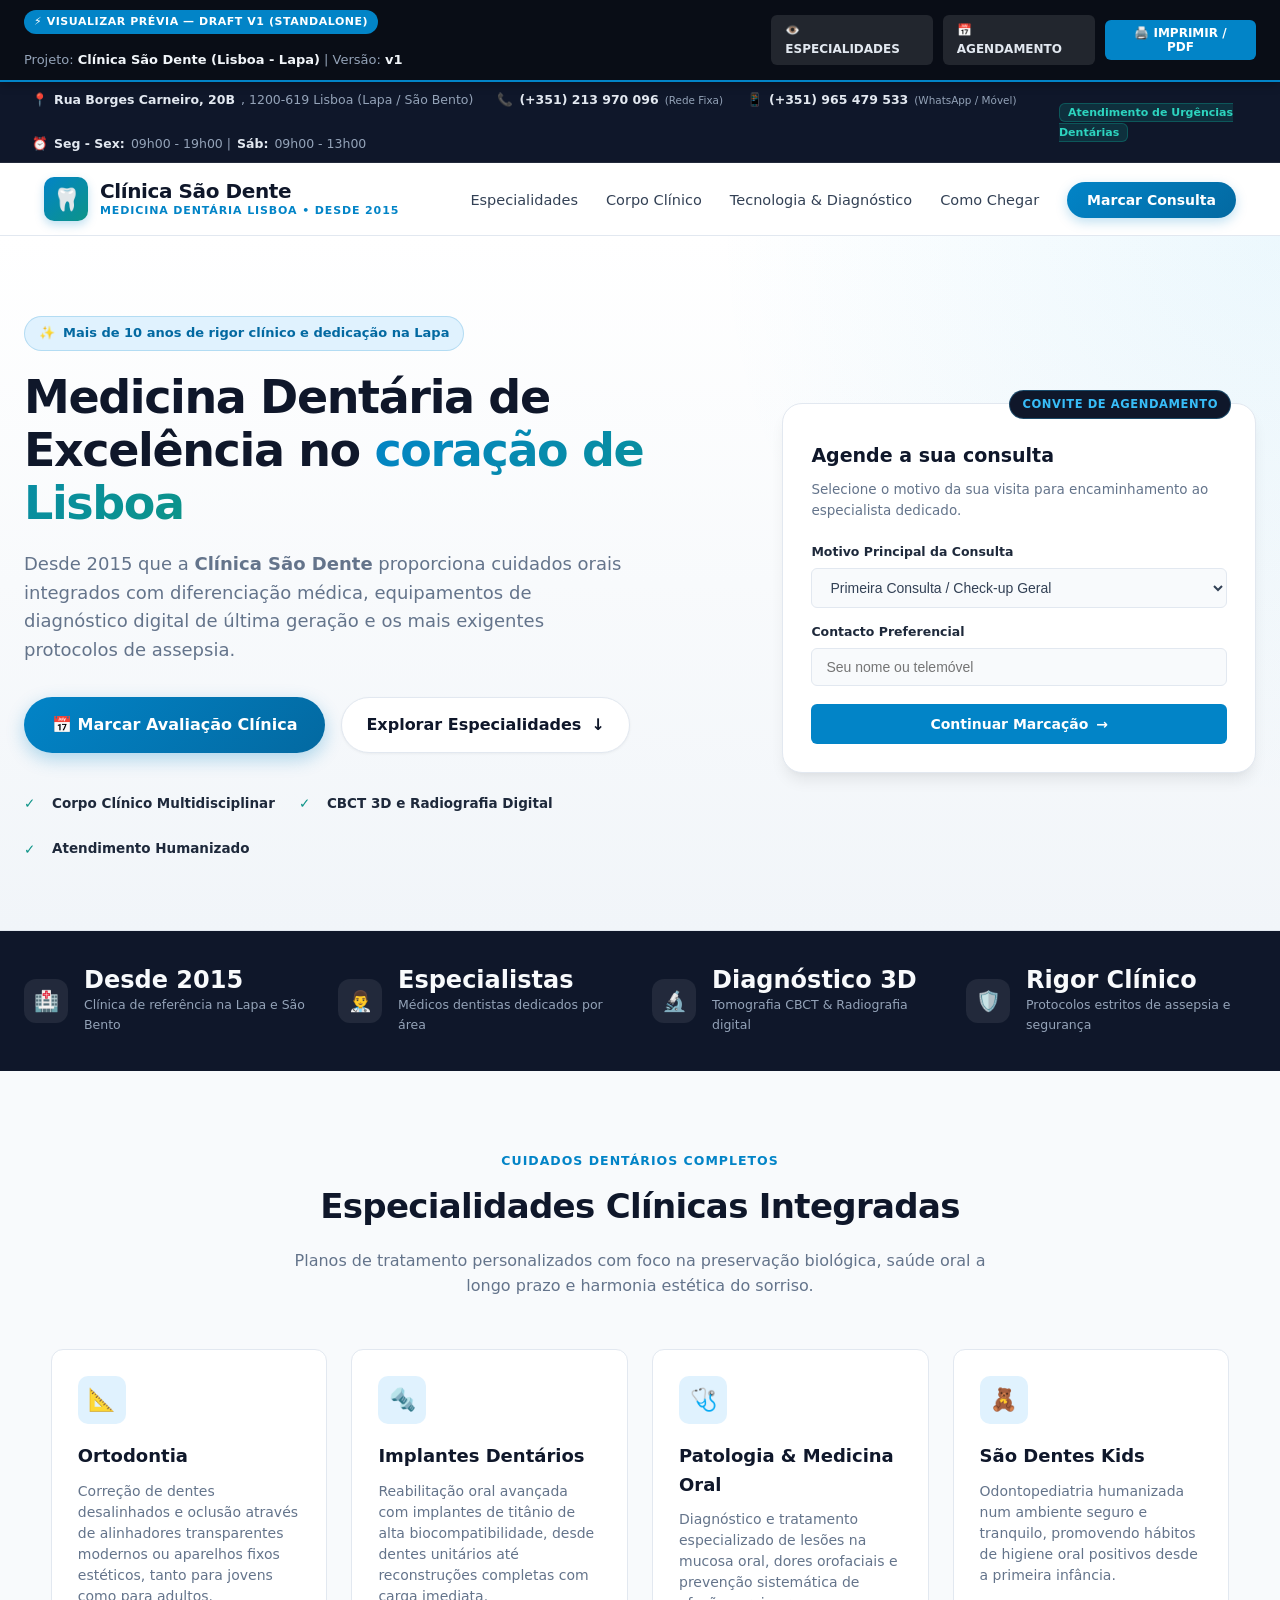
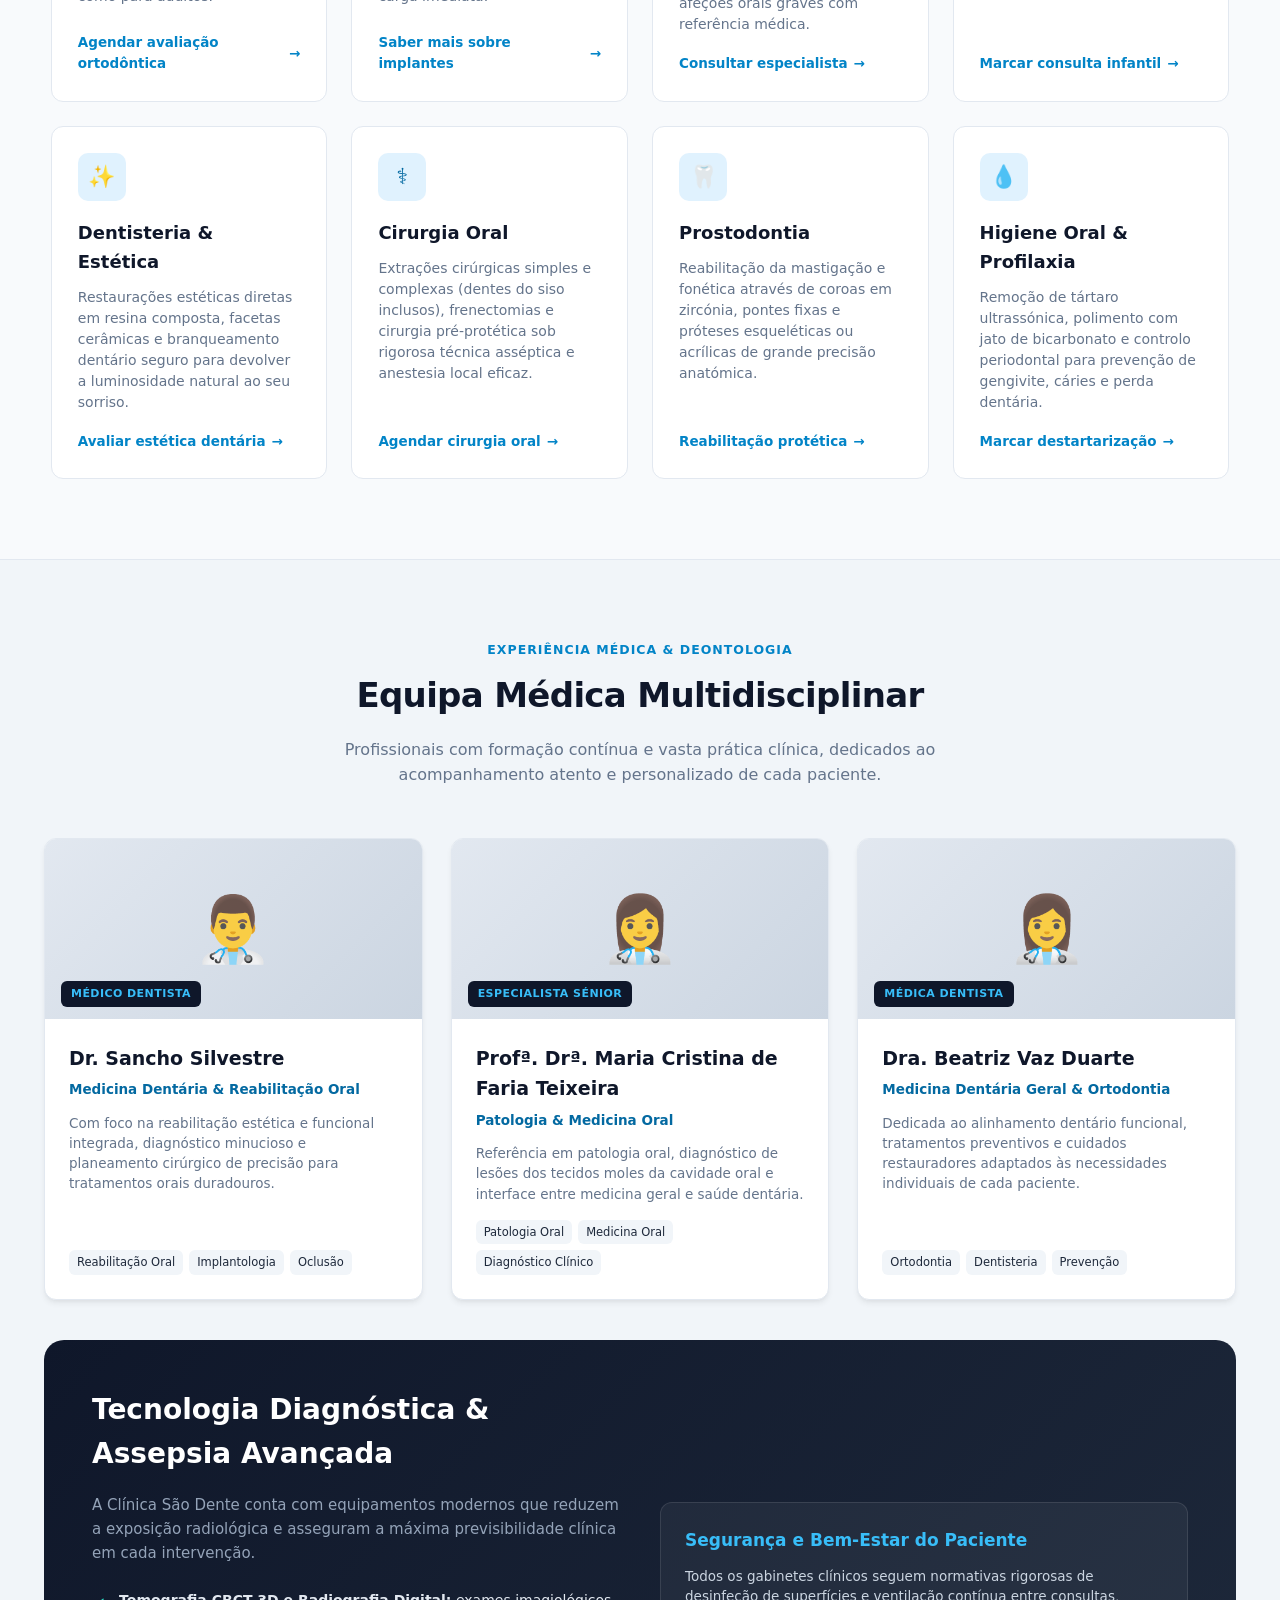
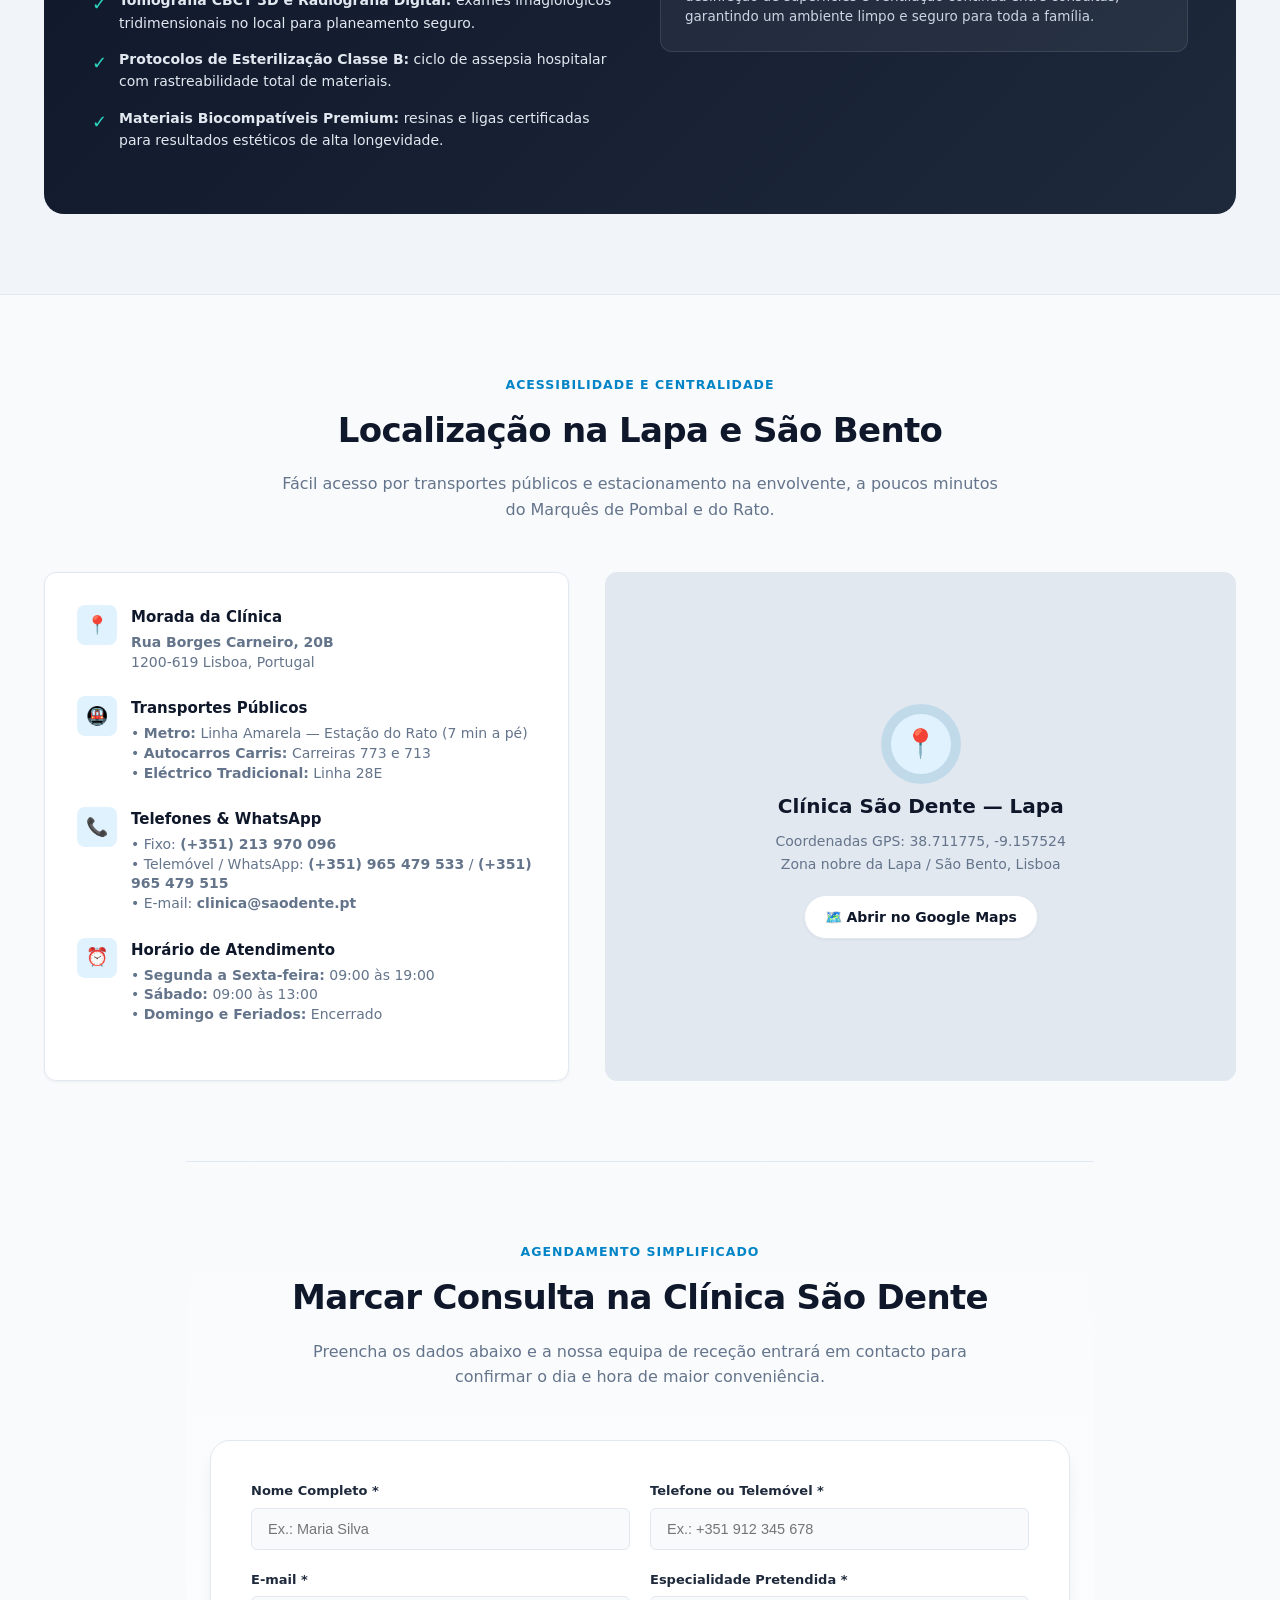
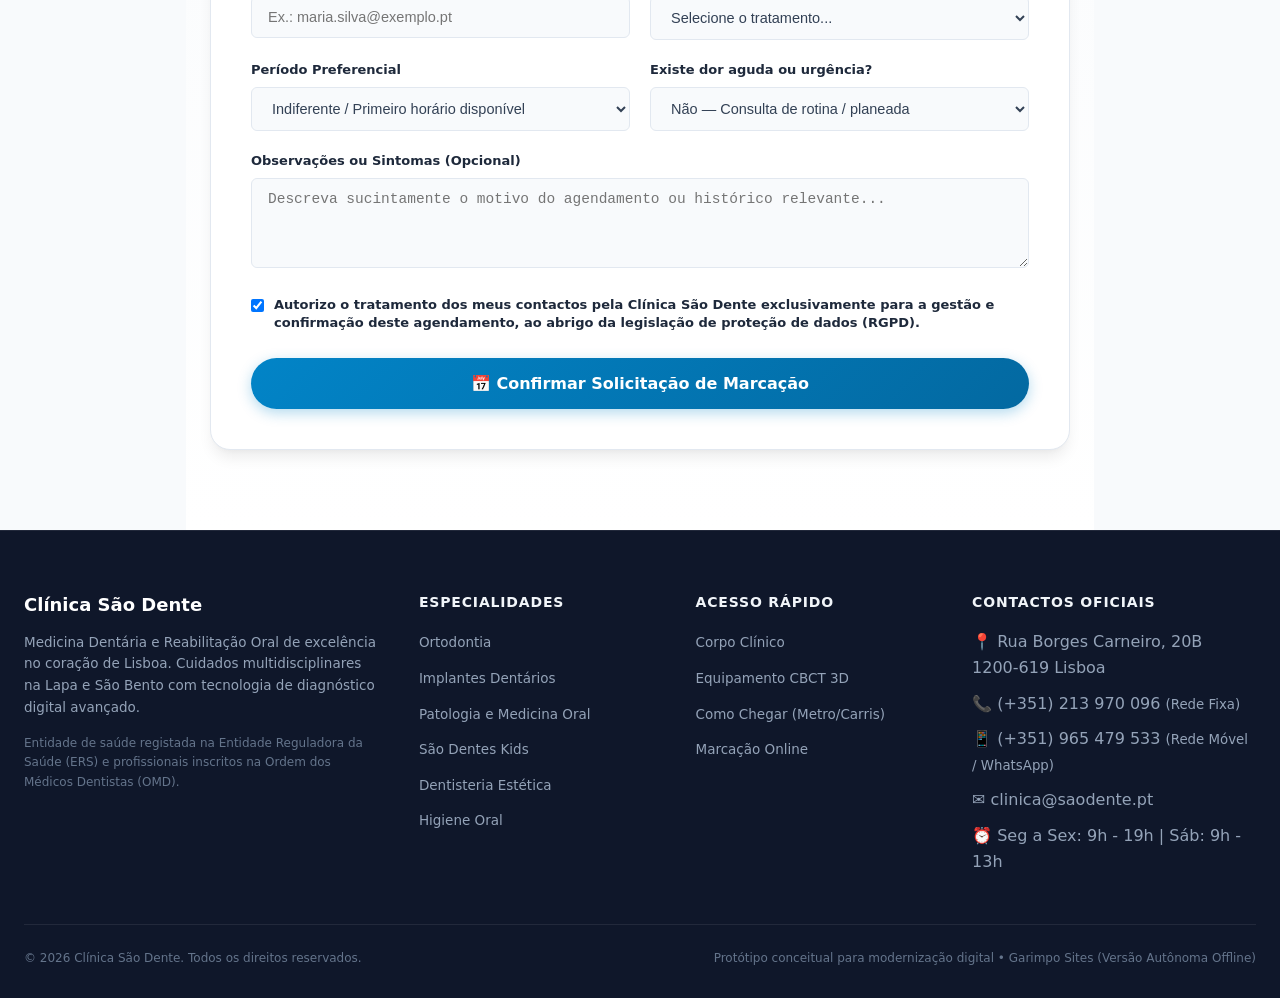
<file: clinica-sao-dente/v1/clinica-sao-dente-v1-standalone.html>
<!DOCTYPE html>
<html lang="pt-PT">
<head>
  <meta charset="UTF-8">
  <meta name="viewport" content="width=device-width, initial-scale=1.0">
  <title>Clínica São Dente — Medicina Dentária & Implantologia Lisboa (Lapa) | V1 Standalone</title>
  <meta name="description" content="Protótipo Autônomo de Modernização da Clínica São Dente na Lapa e São Bento, Lisboa. Cuidados dentários de excelência, tecnologia 3D e corpo clínico especializado.">
  <style>
/* ==========================================================================
   Clínica São Dente — Medicina Dentária Lisboa (Lapa / São Bento)
   Estilo Oficial do Protótipo Visual V1 (Esboços Sites - Garimpo Sites)
   Design System: Luminous Medical Luxury (Slate, Cyan, Crisp White)
   ========================================================================== */

:root {
  --primary: #0284c7;
  --primary-dark: #0369a1;
  --primary-light: #e0f2fe;
  --primary-glow: rgba(14, 165, 233, 0.15);
  --accent: #0d9488;
  --accent-light: #ccfbf1;
  --navy-dark: #0f172a;
  --navy-slate: #1e293b;
  --text-main: #334155;
  --text-muted: #64748b;
  --bg-page: #f8fafc;
  --bg-card: #ffffff;
  --bg-subtle: #f1f5f9;
  --border-subtle: #e2e8f0;
  --border-focus: #38bdf8;
  --radius-sm: 6px;
  --radius-md: 12px;
  --radius-lg: 20px;
  --radius-full: 9999px;
  --shadow-sm: 0 1px 3px rgba(0, 0, 0, 0.05);
  --shadow-md: 0 4px 6px -1px rgba(0, 0, 0, 0.07), 0 2px 4px -2px rgba(0, 0, 0, 0.05);
  --shadow-lg: 0 10px 15px -3px rgba(0, 0, 0, 0.08), 0 4px 6px -4px rgba(0, 0, 0, 0.04);
  --shadow-glow: 0 0 25px rgba(14, 165, 233, 0.2);
  --font-sans: system-ui, -apple-system, BlinkMacSystemFont, 'Segoe UI', Roboto, Helvetica, Arial, sans-serif;
  --transition-fast: 0.2s cubic-bezier(0.4, 0, 0.2, 1);
  --transition-normal: 0.3s cubic-bezier(0.4, 0, 0.2, 1);
}

*, *::before, *::after {
  box-sizing: border-box;
  margin: 0;
  padding: 0;
}

html {
  scroll-behavior: smooth;
  font-family: var(--font-sans);
  color: var(--text-main);
  background-color: var(--bg-page);
  line-height: 1.6;
  -webkit-font-smoothing: antialiased;
}

body {
  overflow-x: hidden;
  min-height: 100vh;
  display: flex;
  flex-direction: column;
}

img, svg {
  vertical-align: middle;
}

a {
  color: inherit;
  text-decoration: none;
}

button {
  font-family: inherit;
  cursor: pointer;
  border: none;
  background: none;
}

/* --------------------------------------------------------------------------
   BARRA DE CONTROLE GARIMPO SITES (PREVIEW & DOWNLOAD)
   -------------------------------------------------------------------------- */
.control-bar {
  background: #090d16;
  color: #f8fafc;
  padding: 10px 24px;
  font-size: 13px;
  display: flex;
  justify-content: space-between;
  align-items: center;
  border-bottom: 2px solid #0284c7;
  position: sticky;
  top: 0;
  z-index: 1000;
  box-shadow: 0 2px 10px rgba(0,0,0,0.3);
}

.control-bar .left-group {
  display: flex;
  align-items: center;
  gap: 16px;
  flex-wrap: wrap;
}

.control-bar .status-badge {
  background: #0284c7;
  color: #ffffff;
  padding: 3px 10px;
  border-radius: var(--radius-full);
  font-weight: 700;
  font-size: 11px;
  letter-spacing: 0.05em;
  text-transform: uppercase;
}

.control-bar .project-meta {
  color: #94a3b8;
}

.control-bar .project-meta strong {
  color: #f1f5f9;
}

.control-bar .actions {
  display: flex;
  align-items: center;
  gap: 10px;
}

.btn-ctrl {
  padding: 6px 14px;
  border-radius: var(--radius-sm);
  font-size: 12px;
  font-weight: 600;
  transition: var(--transition-fast);
  display: inline-flex;
  align-items: center;
  gap: 6px;
}

.btn-ctrl-preview {
  background: rgba(255, 255, 255, 0.1);
  color: #e2e8f0;
}

.btn-ctrl-preview:hover {
  background: rgba(255, 255, 255, 0.2);
  color: #ffffff;
}

.btn-ctrl-download {
  background: #0284c7;
  color: #ffffff;
}

.btn-ctrl-download:hover {
  background: #0369a1;
  box-shadow: 0 0 10px rgba(2, 132, 199, 0.5);
}

/* --------------------------------------------------------------------------
   TOPBAR CLÍNICA (CONTACTOS & LOCALIZAÇÃO)
   -------------------------------------------------------------------------- */
.clinic-topbar {
  background: var(--navy-dark);
  color: #94a3b8;
  font-size: 12.5px;
  padding: 8px 32px;
  display: flex;
  justify-content: space-between;
  align-items: center;
  border-bottom: 1px solid rgba(255, 255, 255, 0.08);
}

.clinic-topbar-info {
  display: flex;
  align-items: center;
  gap: 24px;
  flex-wrap: wrap;
}

.clinic-topbar-item {
  display: inline-flex;
  align-items: center;
  gap: 6px;
}

.clinic-topbar-item strong {
  color: #e2e8f0;
}

.clinic-topbar-badge {
  background: rgba(13, 148, 136, 0.2);
  color: #2dd4bf;
  border: 1px solid rgba(13, 148, 136, 0.4);
  padding: 2px 8px;
  border-radius: var(--radius-sm);
  font-size: 11px;
  font-weight: 600;
}

/* --------------------------------------------------------------------------
   NAVBAR PRINCIPAL
   -------------------------------------------------------------------------- */
.main-navbar {
  background: rgba(255, 255, 255, 0.95);
  backdrop-filter: blur(12px);
  border-bottom: 1px solid var(--border-subtle);
  position: sticky;
  top: 45px;
  z-index: 900;
  transition: var(--transition-normal);
}

.navbar-container {
  max-width: 1240px;
  margin: 0 auto;
  padding: 14px 24px;
  display: flex;
  justify-content: space-between;
  align-items: center;
}

.brand-logo {
  display: flex;
  align-items: center;
  gap: 12px;
  text-decoration: none;
}

.brand-icon-box {
  width: 44px;
  height: 44px;
  background: linear-gradient(135deg, var(--primary) 0%, var(--accent) 100%);
  border-radius: 10px;
  display: flex;
  align-items: center;
  justify-content: center;
  color: #ffffff;
  font-size: 22px;
  box-shadow: 0 4px 10px rgba(2, 132, 199, 0.25);
}

.brand-title {
  font-size: 20px;
  font-weight: 800;
  color: var(--navy-dark);
  letter-spacing: -0.02em;
  line-height: 1.1;
  display: block;
}

.brand-subtitle {
  font-size: 11px;
  text-transform: uppercase;
  letter-spacing: 0.08em;
  color: var(--primary);
  font-weight: 700;
  display: block;
}

.nav-links {
  display: flex;
  align-items: center;
  gap: 28px;
  list-style: none;
}

.nav-links a {
  font-size: 14.5px;
  font-weight: 500;
  color: var(--text-main);
  transition: var(--transition-fast);
  position: relative;
  padding: 6px 0;
}

.nav-links a:hover {
  color: var(--primary);
}

.nav-links a::after {
  content: '';
  position: absolute;
  bottom: 0;
  left: 0;
  width: 0;
  height: 2px;
  background: var(--primary);
  transition: width 0.2s ease;
}

.nav-links a:hover::after {
  width: 100%;
}

.nav-cta-btn {
  background: linear-gradient(135deg, var(--primary) 0%, var(--primary-dark) 100%);
  color: #ffffff !important;
  padding: 10px 20px !important;
  border-radius: var(--radius-full);
  font-weight: 600 !important;
  font-size: 14px !important;
  box-shadow: 0 4px 12px rgba(2, 132, 199, 0.25);
  transition: transform var(--transition-fast), box-shadow var(--transition-fast);
}

.nav-cta-btn:hover {
  transform: translateY(-2px);
  box-shadow: 0 6px 16px rgba(2, 132, 199, 0.35);
  color: #ffffff !important;
}

.nav-cta-btn::after {
  display: none !important;
}

/* --------------------------------------------------------------------------
   HERO SECTION
   -------------------------------------------------------------------------- */
.hero-section {
  position: relative;
  background: linear-gradient(180deg, #ffffff 0%, #f1f5f9 100%);
  padding: 80px 24px 70px;
  overflow: hidden;
  border-bottom: 1px solid var(--border-subtle);
}

.hero-pattern {
  position: absolute;
  top: 0;
  right: 0;
  width: 50%;
  height: 100%;
  background: radial-gradient(circle at top right, rgba(14, 165, 233, 0.08) 0%, transparent 60%);
  pointer-events: none;
}

.hero-container {
  max-width: 1240px;
  margin: 0 auto;
  display: grid;
  grid-template-columns: 1.2fr 0.8fr;
  gap: 48px;
  align-items: center;
  position: relative;
  z-index: 10;
}

.hero-pill {
  display: inline-flex;
  align-items: center;
  gap: 8px;
  background: var(--primary-light);
  color: var(--primary-dark);
  padding: 6px 14px;
  border-radius: var(--radius-full);
  font-size: 13px;
  font-weight: 700;
  margin-bottom: 20px;
  border: 1px solid rgba(2, 132, 199, 0.2);
}

.hero-title {
  font-size: 46px;
  font-weight: 800;
  line-height: 1.15;
  color: var(--navy-dark);
  margin-bottom: 20px;
  letter-spacing: -0.03em;
}

.hero-title .highlight {
  background: linear-gradient(135deg, var(--primary) 0%, var(--accent) 100%);
  -webkit-background-clip: text;
  -webkit-text-fill-color: transparent;
}

.hero-desc {
  font-size: 18px;
  color: var(--text-muted);
  line-height: 1.6;
  margin-bottom: 32px;
  max-width: 600px;
}

.hero-actions {
  display: flex;
  gap: 16px;
  flex-wrap: wrap;
  margin-bottom: 40px;
}

.btn-primary-lg {
  background: linear-gradient(135deg, var(--primary) 0%, var(--primary-dark) 100%);
  color: #ffffff;
  padding: 14px 28px;
  border-radius: var(--radius-full);
  font-size: 16px;
  font-weight: 700;
  display: inline-flex;
  align-items: center;
  gap: 10px;
  box-shadow: 0 6px 18px rgba(2, 132, 199, 0.3);
  transition: transform var(--transition-fast), box-shadow var(--transition-fast);
}

.btn-primary-lg:hover {
  transform: translateY(-2px);
  box-shadow: 0 10px 24px rgba(2, 132, 199, 0.4);
}

.btn-secondary-lg {
  background: #ffffff;
  color: var(--navy-dark);
  padding: 14px 24px;
  border-radius: var(--radius-full);
  font-size: 16px;
  font-weight: 600;
  display: inline-flex;
  align-items: center;
  gap: 10px;
  border: 1px solid var(--border-subtle);
  box-shadow: var(--shadow-sm);
  transition: var(--transition-fast);
}

.btn-secondary-lg:hover {
  background: var(--bg-subtle);
  border-color: #cbd5e1;
}

.hero-badges-row {
  display: flex;
  gap: 24px;
  flex-wrap: wrap;
}

.hero-badge-item {
  display: flex;
  align-items: center;
  gap: 8px;
  font-size: 13.5px;
  font-weight: 600;
  color: var(--navy-slate);
}

.hero-badge-icon {
  width: 20px;
  height: 20px;
  color: var(--accent);
}

/* Card Visual Destaque do Hero */
.hero-card-visual {
  background: #ffffff;
  border-radius: var(--radius-lg);
  padding: 28px;
  border: 1px solid var(--border-subtle);
  box-shadow: var(--shadow-lg);
  position: relative;
}

.hero-card-badge {
  position: absolute;
  top: -14px;
  right: 24px;
  background: var(--navy-dark);
  color: #38bdf8;
  padding: 4px 12px;
  border-radius: var(--radius-full);
  font-size: 11.5px;
  font-weight: 700;
  letter-spacing: 0.05em;
  border: 1px solid rgba(56, 189, 248, 0.3);
}

.hero-quick-consult {
  margin-top: 8px;
}

.hero-quick-title {
  font-size: 19px;
  font-weight: 700;
  color: var(--navy-dark);
  margin-bottom: 8px;
}

.hero-quick-subtitle {
  font-size: 13.5px;
  color: var(--text-muted);
  margin-bottom: 20px;
}

.quick-form-group {
  margin-bottom: 14px;
}

.quick-label {
  display: block;
  font-size: 12.5px;
  font-weight: 600;
  color: var(--navy-slate);
  margin-bottom: 6px;
}

.quick-input, .quick-select {
  width: 100%;
  padding: 10px 14px;
  border: 1px solid var(--border-subtle);
  border-radius: var(--radius-sm);
  font-size: 14px;
  color: var(--text-main);
  background: var(--bg-page);
  transition: border-color var(--transition-fast), box-shadow var(--transition-fast);
}

.quick-input:focus, .quick-select:focus {
  outline: none;
  border-color: var(--border-focus);
  box-shadow: 0 0 0 3px var(--primary-glow);
  background: #ffffff;
}

.btn-quick-submit {
  width: 100%;
  background: var(--primary);
  color: #ffffff;
  padding: 12px;
  border-radius: var(--radius-sm);
  font-weight: 700;
  font-size: 14px;
  display: flex;
  justify-content: center;
  align-items: center;
  gap: 8px;
  margin-top: 18px;
  transition: background var(--transition-fast);
}

.btn-quick-submit:hover {
  background: var(--primary-dark);
}

/* --------------------------------------------------------------------------
   FAIXA DE DIFERENCIAIS CLÍNICOS
   -------------------------------------------------------------------------- */
.stats-strip {
  background: var(--navy-dark);
  color: #ffffff;
  padding: 36px 24px;
}

.stats-grid {
  max-width: 1240px;
  margin: 0 auto;
  display: grid;
  grid-template-columns: repeat(4, 1fr);
  gap: 24px;
}

.stat-item {
  display: flex;
  align-items: center;
  gap: 16px;
}

.stat-icon {
  width: 44px;
  height: 44px;
  background: rgba(255, 255, 255, 0.08);
  border-radius: var(--radius-md);
  display: flex;
  align-items: center;
  justify-content: center;
  font-size: 20px;
  color: #38bdf8;
  flex-shrink: 0;
}

.stat-number {
  font-size: 24px;
  font-weight: 800;
  color: #f8fafc;
  line-height: 1.1;
}

.stat-label {
  font-size: 12.5px;
  color: #94a3b8;
  margin-top: 2px;
}

/* --------------------------------------------------------------------------
   SEÇÃO DE ESPECIALIDADES MÉDICAS
   -------------------------------------------------------------------------- */
.section-wrapper {
  max-width: 1240px;
  margin: 0 auto;
  padding: 80px 24px;
}

.section-header {
  text-align: center;
  max-width: 720px;
  margin: 0 auto 50px;
}

.section-tag {
  color: var(--primary);
  font-size: 12.5px;
  font-weight: 700;
  text-transform: uppercase;
  letter-spacing: 0.08em;
  margin-bottom: 8px;
  display: block;
}

.section-heading {
  font-size: 34px;
  font-weight: 800;
  color: var(--navy-dark);
  letter-spacing: -0.02em;
  margin-bottom: 14px;
}

.section-subtext {
  font-size: 16px;
  color: var(--text-muted);
  line-height: 1.6;
}

.specialties-grid {
  display: grid;
  grid-template-columns: repeat(auto-fit, minmax(270px, 1fr));
  gap: 24px;
}

.specialty-card {
  background: var(--bg-card);
  border: 1px solid var(--border-subtle);
  border-radius: var(--radius-md);
  padding: 26px;
  transition: transform var(--transition-fast), box-shadow var(--transition-fast), border-color var(--transition-fast);
  display: flex;
  flex-direction: column;
}

.specialty-card:hover {
  transform: translateY(-4px);
  box-shadow: var(--shadow-lg);
  border-color: #cbd5e1;
}

.specialty-icon-box {
  width: 48px;
  height: 48px;
  border-radius: 10px;
  background: var(--primary-light);
  color: var(--primary-dark);
  display: flex;
  align-items: center;
  justify-content: center;
  font-size: 22px;
  margin-bottom: 18px;
}

.specialty-title {
  font-size: 18px;
  font-weight: 700;
  color: var(--navy-dark);
  margin-bottom: 10px;
}

.specialty-desc {
  font-size: 14px;
  color: var(--text-muted);
  line-height: 1.5;
  margin-bottom: 18px;
  flex-grow: 1;
}

.specialty-link {
  font-size: 13.5px;
  font-weight: 600;
  color: var(--primary);
  display: inline-flex;
  align-items: center;
  gap: 6px;
  transition: gap var(--transition-fast);
}

.specialty-link:hover {
  gap: 10px;
  color: var(--primary-dark);
}

/* --------------------------------------------------------------------------
   SEÇÃO CORPO CLÍNICO
   -------------------------------------------------------------------------- */
.team-section {
  background: #f1f5f9;
  border-top: 1px solid var(--border-subtle);
  border-bottom: 1px solid var(--border-subtle);
}

.doctors-grid {
  display: grid;
  grid-template-columns: repeat(3, 1fr);
  gap: 28px;
}

.doctor-card {
  background: var(--bg-card);
  border-radius: var(--radius-md);
  border: 1px solid var(--border-subtle);
  overflow: hidden;
  box-shadow: var(--shadow-md);
  display: flex;
  flex-direction: column;
}

.doctor-avatar-wrap {
  background: linear-gradient(135deg, #e2e8f0 0%, #cbd5e1 100%);
  height: 180px;
  display: flex;
  align-items: center;
  justify-content: center;
  position: relative;
}

.doctor-avatar-icon {
  font-size: 64px;
  opacity: 0.85;
}

.doctor-role-badge {
  position: absolute;
  bottom: 12px;
  left: 16px;
  background: var(--navy-dark);
  color: #38bdf8;
  padding: 4px 10px;
  border-radius: var(--radius-sm);
  font-size: 11px;
  font-weight: 700;
  letter-spacing: 0.04em;
}

.doctor-info {
  padding: 24px;
  flex-grow: 1;
  display: flex;
  flex-direction: column;
}

.doctor-name {
  font-size: 19px;
  font-weight: 800;
  color: var(--navy-dark);
  margin-bottom: 6px;
}

.doctor-specialty {
  font-size: 13.5px;
  color: var(--primary-dark);
  font-weight: 600;
  margin-bottom: 12px;
}

.doctor-bio {
  font-size: 13.5px;
  color: var(--text-muted);
  line-height: 1.5;
  margin-bottom: 16px;
  flex-grow: 1;
}

.doctor-tags {
  display: flex;
  gap: 6px;
  flex-wrap: wrap;
}

.doc-tag {
  background: var(--bg-subtle);
  color: var(--navy-slate);
  padding: 3px 8px;
  border-radius: var(--radius-sm);
  font-size: 11.5px;
  font-weight: 500;
}

/* --------------------------------------------------------------------------
   TECNOLOGIA & ASSEPSIA
   -------------------------------------------------------------------------- */
.tech-banner {
  background: linear-gradient(135deg, var(--navy-dark) 0%, #1e293b 100%);
  color: #ffffff;
  border-radius: var(--radius-lg);
  padding: 48px;
  margin-top: 40px;
  display: grid;
  grid-template-columns: 1fr 1fr;
  gap: 40px;
  align-items: center;
}

.tech-content h3 {
  font-size: 28px;
  font-weight: 800;
  color: #ffffff;
  margin-bottom: 16px;
}

.tech-content p {
  color: #94a3b8;
  font-size: 15px;
  line-height: 1.6;
  margin-bottom: 24px;
}

.tech-features {
  list-style: none;
}

.tech-feature-item {
  display: flex;
  align-items: flex-start;
  gap: 12px;
  margin-bottom: 14px;
  font-size: 14px;
  color: #e2e8f0;
}

.tech-icon-check {
  color: #2dd4bf;
  font-size: 18px;
  flex-shrink: 0;
  margin-top: 1px;
}

.tech-box-card {
  background: rgba(255, 255, 255, 0.05);
  border: 1px solid rgba(255, 255, 255, 0.1);
  border-radius: var(--radius-md);
  padding: 24px;
}

.tech-box-card h4 {
  color: #38bdf8;
  font-size: 17px;
  font-weight: 700;
  margin-bottom: 12px;
}

.tech-box-card p {
  color: #cbd5e1;
  font-size: 13.5px;
  line-height: 1.5;
}

/* --------------------------------------------------------------------------
   LOCALIZAÇÃO E ACESSOS
   -------------------------------------------------------------------------- */
.location-grid {
  display: grid;
  grid-template-columns: 1fr 1.2fr;
  gap: 36px;
  align-items: stretch;
}

.location-details-box {
  background: var(--bg-card);
  border: 1px solid var(--border-subtle);
  border-radius: var(--radius-md);
  padding: 32px;
  box-shadow: var(--shadow-sm);
}

.location-item {
  display: flex;
  gap: 14px;
  margin-bottom: 24px;
}

.location-icon-badge {
  width: 40px;
  height: 40px;
  border-radius: 8px;
  background: var(--primary-light);
  color: var(--primary);
  display: flex;
  align-items: center;
  justify-content: center;
  font-size: 18px;
  flex-shrink: 0;
}

.location-item h4 {
  font-size: 15px;
  font-weight: 700;
  color: var(--navy-dark);
  margin-bottom: 4px;
}

.location-item p {
  font-size: 14px;
  color: var(--text-muted);
  line-height: 1.4;
}

.map-mockup-frame {
  background: #e2e8f0;
  border-radius: var(--radius-md);
  border: 1px solid var(--border-subtle);
  overflow: hidden;
  position: relative;
  min-height: 340px;
  display: flex;
  flex-direction: column;
  justify-content: center;
  align-items: center;
  padding: 24px;
  text-align: center;
}

.map-pin-pulse {
  width: 60px;
  height: 60px;
  background: var(--primary-light);
  border-radius: 50%;
  display: flex;
  align-items: center;
  justify-content: center;
  font-size: 28px;
  color: var(--primary);
  margin-bottom: 16px;
  box-shadow: 0 0 0 10px rgba(2, 132, 199, 0.15);
}

/* --------------------------------------------------------------------------
   WIDGET INTERATIVO DE MARCAÇÃO
   -------------------------------------------------------------------------- */
.booking-section {
  background: linear-gradient(180deg, #f8fafc 0%, #ffffff 100%);
  border-top: 1px solid var(--border-subtle);
}

.booking-card {
  background: var(--bg-card);
  border-radius: var(--radius-lg);
  border: 1px solid var(--border-subtle);
  box-shadow: var(--shadow-lg);
  padding: 40px;
  max-width: 860px;
  margin: 0 auto;
}

.booking-form-grid {
  display: grid;
  grid-template-columns: 1fr 1fr;
  gap: 20px;
}

.booking-form-full {
  grid-column: 1 / -1;
}

.form-group label {
  display: block;
  font-size: 13px;
  font-weight: 700;
  color: var(--navy-slate);
  margin-bottom: 6px;
}

.form-control {
  width: 100%;
  padding: 12px 16px;
  border: 1px solid var(--border-subtle);
  border-radius: var(--radius-sm);
  font-size: 14.5px;
  color: var(--text-main);
  background: var(--bg-page);
  transition: border-color var(--transition-fast), box-shadow var(--transition-fast);
}

.form-control:focus {
  outline: none;
  border-color: var(--border-focus);
  box-shadow: 0 0 0 3px var(--primary-glow);
  background: #ffffff;
}

textarea.form-control {
  resize: vertical;
  min-height: 90px;
}

.form-checkbox-wrap {
  display: flex;
  align-items: flex-start;
  gap: 10px;
  font-size: 12.5px;
  color: var(--text-muted);
  line-height: 1.4;
}

.form-checkbox-wrap input {
  margin-top: 3px;
}

.btn-submit-booking {
  width: 100%;
  background: linear-gradient(135deg, var(--primary) 0%, var(--primary-dark) 100%);
  color: #ffffff;
  padding: 16px;
  border-radius: var(--radius-full);
  font-size: 16px;
  font-weight: 700;
  display: flex;
  justify-content: center;
  align-items: center;
  gap: 10px;
  box-shadow: 0 4px 14px rgba(2, 132, 199, 0.3);
  transition: transform var(--transition-fast), box-shadow var(--transition-fast);
}

.btn-submit-booking:hover {
  transform: translateY(-2px);
  box-shadow: 0 8px 20px rgba(2, 132, 199, 0.4);
}

.form-feedback-message {
  margin-top: 16px;
  padding: 14px;
  border-radius: var(--radius-sm);
  font-size: 14px;
  display: none;
}

.form-feedback-message.success {
  display: block;
  background: #ecfdf5;
  color: #065f46;
  border: 1px solid #a7f3d0;
}

/* --------------------------------------------------------------------------
   FOOTER INSTITUCIONAL
   -------------------------------------------------------------------------- */
.main-footer {
  background: var(--navy-dark);
  color: #94a3b8;
  padding: 60px 24px 30px;
  border-top: 1px solid rgba(255, 255, 255, 0.08);
}

.footer-container {
  max-width: 1240px;
  margin: 0 auto;
  display: grid;
  grid-template-columns: 1.5fr 1fr 1fr 1.2fr;
  gap: 40px;
  margin-bottom: 40px;
}

.footer-brand h4 {
  color: #ffffff;
  font-size: 18px;
  font-weight: 800;
  margin-bottom: 12px;
}

.footer-brand p {
  font-size: 13.5px;
  line-height: 1.6;
  color: #94a3b8;
  margin-bottom: 16px;
}

.footer-heading {
  color: #f1f5f9;
  font-size: 14px;
  font-weight: 700;
  text-transform: uppercase;
  letter-spacing: 0.06em;
  margin-bottom: 16px;
}

.footer-links {
  list-style: none;
}

.footer-links li {
  margin-bottom: 10px;
}

.footer-links a {
  font-size: 13.5px;
  color: #94a3b8;
  transition: color var(--transition-fast);
}

.footer-links a:hover {
  color: #38bdf8;
}

.footer-bottom {
  max-width: 1240px;
  margin: 0 auto;
  padding-top: 24px;
  border-top: 1px solid rgba(255, 255, 255, 0.08);
  display: flex;
  justify-content: space-between;
  align-items: center;
  font-size: 12px;
  color: #64748b;
  flex-wrap: wrap;
  gap: 12px;
}

/* --------------------------------------------------------------------------
   BARRA FLUTUANTE MOBILE
   -------------------------------------------------------------------------- */
.mobile-action-bar {
  display: none;
  position: fixed;
  bottom: 0;
  left: 0;
  width: 100%;
  background: #ffffff;
  border-top: 1px solid var(--border-subtle);
  padding: 10px 16px;
  z-index: 999;
  box-shadow: 0 -4px 12px rgba(0, 0, 0, 0.08);
  gap: 12px;
}

.btn-mobile-act {
  flex: 1;
  padding: 12px 8px;
  border-radius: var(--radius-sm);
  font-size: 13px;
  font-weight: 700;
  display: inline-flex;
  align-items: center;
  justify-content: center;
  gap: 8px;
  min-height: 44px;
}

.btn-mobile-call {
  background: var(--navy-dark);
  color: #ffffff;
}

.btn-mobile-whatsapp {
  background: #25d366;
  color: #ffffff;
}

/* --------------------------------------------------------------------------
   RESPONSIVIDADE
   -------------------------------------------------------------------------- */
@media (max-width: 992px) {
  .hero-container {
    grid-template-columns: 1fr;
    gap: 40px;
  }
  .stats-grid {
    grid-template-columns: repeat(2, 1fr);
  }
  .doctors-grid {
    grid-template-columns: 1fr;
  }
  .tech-banner {
    grid-template-columns: 1fr;
    padding: 32px;
  }
  .location-grid {
    grid-template-columns: 1fr;
  }
  .footer-container {
    grid-template-columns: 1fr 1fr;
  }
}

@media (max-width: 768px) {
  .control-bar {
    flex-direction: column;
    align-items: flex-start;
    gap: 8px;
    padding: 10px 16px;
  }
  .control-bar .actions {
    width: 100%;
    justify-content: space-between;
  }
  .clinic-topbar {
    display: none;
  }
  .nav-links {
    display: none;
  }
  .hero-title {
    font-size: 32px;
  }
  .hero-desc {
    font-size: 16px;
  }
  .stats-grid {
    grid-template-columns: 1fr;
  }
  .booking-form-grid {
    grid-template-columns: 1fr;
  }
  .footer-container {
    grid-template-columns: 1fr;
  }
  .mobile-action-bar {
    display: flex;
  }
  body {
    padding-bottom: 60px;
  }
}
  </style>
</head>
<body>

  <!-- Barra de Controle Garimpo Sites -->
  <div class="control-bar" id="preview-control-bar">
    <div class="left-group">
      <span class="status-badge">⚡ VISUALIZAR PRÉVIA — DRAFT v1 (STANDALONE)</span>
      <span class="project-meta">Projeto: <strong>Clínica São Dente (Lisboa - Lapa)</strong> | Versão: <strong>v1</strong></span>
    </div>
    <div class="actions">
      <a href="#especialidades" class="btn-ctrl btn-ctrl-preview" title="Explorar especialidades">👁️ ESPECIALIDADES</a>
      <a href="#marcacao" class="btn-ctrl btn-ctrl-preview" title="Testar marcação de consulta">📅 AGENDAMENTO</a>
      <button onclick="window.print()" class="btn-ctrl btn-ctrl-download" title="Imprimir ou Salvar como PDF">🖨️ IMPRIMIR / PDF</button>
    </div>
  </div>

  <!-- TopBar Contactos Reais -->
  <div class="clinic-topbar">
    <div class="clinic-topbar-info">
      <span class="clinic-topbar-item">📍 <strong>Rua Borges Carneiro, 20B</strong>, 1200-619 Lisboa (Lapa / São Bento)</span>
      <span class="clinic-topbar-item">📞 <strong>(+351) 213 970 096</strong> <small>(Rede Fixa)</small></span>
      <span class="clinic-topbar-item">📱 <strong>(+351) 965 479 533</strong> <small>(WhatsApp / Móvel)</small></span>
      <span class="clinic-topbar-item">⏰ <strong>Seg - Sex:</strong> 09h00 - 19h00 | <strong>Sáb:</strong> 09h00 - 13h00</span>
    </div>
    <div>
      <span class="clinic-topbar-badge">Atendimento de Urgências Dentárias</span>
    </div>
  </div>

  <!-- Navbar -->
  <header class="main-navbar">
    <div class="navbar-container">
      <a href="#" class="brand-logo">
        <div class="brand-icon-box">🦷</div>
        <div>
          <span class="brand-title">Clínica São Dente</span>
          <span class="brand-subtitle">Medicina Dentária Lisboa • Desde 2015</span>
        </div>
      </a>
      <nav>
        <ul class="nav-links">
          <li><a href="#especialidades">Especialidades</a></li>
          <li><a href="#corpo-clinico">Corpo Clínico</a></li>
          <li><a href="#tecnologia">Tecnologia & Diagnóstico</a></li>
          <li><a href="#localizacao">Como Chegar</a></li>
          <li><a href="#marcacao" class="nav-cta-btn">Marcar Consulta</a></li>
        </ul>
      </nav>
    </div>
  </header>

  <!-- Hero Section -->
  <section class="hero-section">
    <div class="hero-pattern"></div>
    <div class="hero-container">
      <div class="hero-content">
        <div class="hero-pill">
          <span>✨</span>
          <span>Mais de 10 anos de rigor clínico e dedicação na Lapa</span>
        </div>
        <h1 class="hero-title">
          Medicina Dentária de Excelência no <span class="highlight">coração de Lisboa</span>
        </h1>
        <p class="hero-desc">
          Desde 2015 que a <strong>Clínica São Dente</strong> proporciona cuidados orais integrados com diferenciação médica, equipamentos de diagnóstico digital de última geração e os mais exigentes protocolos de assepsia.
        </p>
        <div class="hero-actions">
          <a href="#marcacao" class="btn-primary-lg">
            <span>📅 Marcar Avaliação Clínica</span>
          </a>
          <a href="#especialidades" class="btn-secondary-lg">
            <span>Explorar Especialidades</span>
            <span>↓</span>
          </a>
        </div>
        <div class="hero-badges-row">
          <div class="hero-badge-item">
            <span class="hero-badge-icon">✓</span>
            <span>Corpo Clínico Multidisciplinar</span>
          </div>
          <div class="hero-badge-item">
            <span class="hero-badge-icon">✓</span>
            <span>CBCT 3D e Radiografia Digital</span>
          </div>
          <div class="hero-badge-item">
            <span class="hero-badge-icon">✓</span>
            <span>Atendimento Humanizado</span>
          </div>
        </div>
      </div>

      <!-- Card Interativo de Triagem Rápida -->
      <div class="hero-card-visual">
        <span class="hero-card-badge">CONVITE DE AGENDAMENTO</span>
        <div class="hero-quick-consult">
          <h3 class="hero-quick-title">Agende a sua consulta</h3>
          <p class="hero-quick-subtitle">Selecione o motivo da sua visita para encaminhamento ao especialista dedicado.</p>
          <form id="hero-quick-form" onsubmit="event.preventDefault(); window.location.hash = 'marcacao';">
            <div class="quick-form-group">
              <label class="quick-label" for="hero-motivo-std">Motivo Principal da Consulta</label>
              <select id="hero-motivo-std" class="quick-select">
                <option value="Agendar Consulta Geral">Primeira Consulta / Check-up Geral</option>
                <option value="Ortodontia">Ortodontia (Alinhadores / Aparelhos)</option>
                <option value="Implantes Dentários">Implantes & Reabilitação Fixa</option>
                <option value="São Dentes Kids">São Dentes Kids (Odontopediatria)</option>
                <option value="Dentisteria">Dentisteria Estética & Branqueamento</option>
                <option value="Patologia e Medicina Oral">Patologia & Medicina Oral</option>
                <option value="Higiene Oral">Higiene Oral & Destartarização</option>
              </select>
            </div>
            <div class="quick-form-group">
              <label class="quick-label" for="hero-contact-pref-std">Contacto Preferencial</label>
              <input type="text" id="hero-contact-pref-std" class="quick-input" placeholder="Seu nome ou telemóvel">
            </div>
            <button type="submit" class="btn-quick-submit">
              <span>Continuar Marcação</span>
              <span>→</span>
            </button>
          </form>
        </div>
      </div>
    </div>
  </section>

  <!-- Faixa de Métricas -->
  <section class="stats-strip">
    <div class="stats-grid">
      <div class="stat-item">
        <div class="stat-icon">🏥</div>
        <div>
          <div class="stat-number">Desde 2015</div>
          <div class="stat-label">Clínica de referência na Lapa e São Bento</div>
        </div>
      </div>
      <div class="stat-item">
        <div class="stat-icon">👨‍⚕️</div>
        <div>
          <div class="stat-number">Especialistas</div>
          <div class="stat-label">Médicos dentistas dedicados por área</div>
        </div>
      </div>
      <div class="stat-item">
        <div class="stat-icon">🔬</div>
        <div>
          <div class="stat-number">Diagnóstico 3D</div>
          <div class="stat-label">Tomografia CBCT & Radiografia digital</div>
        </div>
      </div>
      <div class="stat-item">
        <div class="stat-icon">🛡️</div>
        <div>
          <div class="stat-number">Rigor Clínico</div>
          <div class="stat-label">Protocolos estritos de assepsia e segurança</div>
        </div>
      </div>
    </div>
  </section>

  <!-- Especialidades -->
  <section id="especialidades" class="section-wrapper">
    <div class="section-header">
      <span class="section-tag">Cuidados Dentários Completos</span>
      <h2 class="section-heading">Especialidades Clínicas Integradas</h2>
      <p class="section-subtext">
        Planos de tratamento personalizados com foco na preservação biológica, saúde oral a longo prazo e harmonia estética do sorriso.
      </p>
    </div>

    <div class="specialties-grid">
      <div class="specialty-card">
        <div class="specialty-icon-box">📐</div>
        <h3 class="specialty-title">Ortodontia</h3>
        <p class="specialty-desc">
          Correção de dentes desalinhados e oclusão através de alinhadores transparentes modernos ou aparelhos fixos estéticos, tanto para jovens como para adultos.
        </p>
        <a href="#marcacao" class="specialty-link">Agendar avaliação ortodôntica <span>→</span></a>
      </div>

      <div class="specialty-card">
        <div class="specialty-icon-box">🔩</div>
        <h3 class="specialty-title">Implantes Dentários</h3>
        <p class="specialty-desc">
          Reabilitação oral avançada com implantes de titânio de alta biocompatibilidade, desde dentes unitários até reconstruções completas com carga imediata.
        </p>
        <a href="#marcacao" class="specialty-link">Saber mais sobre implantes <span>→</span></a>
      </div>

      <div class="specialty-card">
        <div class="specialty-icon-box">🩺</div>
        <h3 class="specialty-title">Patologia & Medicina Oral</h3>
        <p class="specialty-desc">
          Diagnóstico e tratamento especializado de lesões na mucosa oral, dores orofaciais e prevenção sistemática de afeções orais graves com referência médica.
        </p>
        <a href="#marcacao" class="specialty-link">Consultar especialista <span>→</span></a>
      </div>

      <div class="specialty-card">
        <div class="specialty-icon-box">🧸</div>
        <h3 class="specialty-title">São Dentes Kids</h3>
        <p class="specialty-desc">
          Odontopediatria humanizada num ambiente seguro e tranquilo, promovendo hábitos de higiene oral positivos desde a primeira infância.
        </p>
        <a href="#marcacao" class="specialty-link">Marcar consulta infantil <span>→</span></a>
      </div>

      <div class="specialty-card">
        <div class="specialty-icon-box">✨</div>
        <h3 class="specialty-title">Dentisteria & Estética</h3>
        <p class="specialty-desc">
          Restaurações estéticas diretas em resina composta, facetas cerâmicas e branqueamento dentário seguro para devolver a luminosidade natural ao seu sorriso.
        </p>
        <a href="#marcacao" class="specialty-link">Avaliar estética dentária <span>→</span></a>
      </div>

      <div class="specialty-card">
        <div class="specialty-icon-box">⚕️</div>
        <h3 class="specialty-title">Cirurgia Oral</h3>
        <p class="specialty-desc">
          Extrações cirúrgicas simples e complexas (dentes do siso inclusos), frenectomias e cirurgia pré-protética sob rigorosa técnica asséptica e anestesia local eficaz.
        </p>
        <a href="#marcacao" class="specialty-link">Agendar cirurgia oral <span>→</span></a>
      </div>

      <div class="specialty-card">
        <div class="specialty-icon-box">🦷</div>
        <h3 class="specialty-title">Prostodontia</h3>
        <p class="specialty-desc">
          Reabilitação da mastigação e fonética através de coroas em zircónia, pontes fixas e próteses esqueléticas ou acrílicas de grande precisão anatómica.
        </p>
        <a href="#marcacao" class="specialty-link">Reabilitação protética <span>→</span></a>
      </div>

      <div class="specialty-card">
        <div class="specialty-icon-box">💧</div>
        <h3 class="specialty-title">Higiene Oral & Profilaxia</h3>
        <p class="specialty-desc">
          Remoção de tártaro ultrassónica, polimento com jato de bicarbonato e controlo periodontal para prevenção de gengivite, cáries e perda dentária.
        </p>
        <a href="#marcacao" class="specialty-link">Marcar destartarização <span>→</span></a>
      </div>
    </div>
  </section>

  <!-- Corpo Clínico -->
  <section id="corpo-clinico" class="team-section">
    <div class="section-wrapper">
      <div class="section-header">
        <span class="section-tag">Experiência Médica & Deontologia</span>
        <h2 class="section-heading">Equipa Médica Multidisciplinar</h2>
        <p class="section-subtext">
          Profissionais com formação contínua e vasta prática clínica, dedicados ao acompanhamento atento e personalizado de cada paciente.
        </p>
      </div>

      <div class="doctors-grid">
        <article class="doctor-card">
          <div class="doctor-avatar-wrap">
            <span class="doctor-avatar-icon">👨‍⚕️</span>
            <span class="doctor-role-badge">MÉDICO DENTISTA</span>
          </div>
          <div class="doctor-info">
            <h3 class="doctor-name">Dr. Sancho Silvestre</h3>
            <div class="doctor-specialty">Medicina Dentária & Reabilitação Oral</div>
            <p class="doctor-bio">
              Com foco na reabilitação estética e funcional integrada, diagnóstico minucioso e planeamento cirúrgico de precisão para tratamentos orais duradouros.
            </p>
            <div class="doctor-tags">
              <span class="doc-tag">Reabilitação Oral</span>
              <span class="doc-tag">Implantologia</span>
              <span class="doc-tag">Oclusão</span>
            </div>
          </div>
        </article>

        <article class="doctor-card">
          <div class="doctor-avatar-wrap">
            <span class="doctor-avatar-icon">👩‍⚕️</span>
            <span class="doctor-role-badge">ESPECIALISTA SÉNIOR</span>
          </div>
          <div class="doctor-info">
            <h3 class="doctor-name">Profª. Drª. Maria Cristina de Faria Teixeira</h3>
            <div class="doctor-specialty">Patologia & Medicina Oral</div>
            <p class="doctor-bio">
              Referência em patologia oral, diagnóstico de lesões dos tecidos moles da cavidade oral e interface entre medicina geral e saúde dentária.
            </p>
            <div class="doctor-tags">
              <span class="doc-tag">Patologia Oral</span>
              <span class="doc-tag">Medicina Oral</span>
              <span class="doc-tag">Diagnóstico Clínico</span>
            </div>
          </div>
        </article>

        <article class="doctor-card">
          <div class="doctor-avatar-wrap">
            <span class="doctor-avatar-icon">👩‍⚕️</span>
            <span class="doctor-role-badge">MÉDICA DENTISTA</span>
          </div>
          <div class="doctor-info">
            <h3 class="doctor-name">Dra. Beatriz Vaz Duarte</h3>
            <div class="doctor-specialty">Medicina Dentária Geral & Ortodontia</div>
            <p class="doctor-bio">
              Dedicada ao alinhamento dentário funcional, tratamentos preventivos e cuidados restauradores adaptados às necessidades individuais de cada paciente.
            </p>
            <div class="doctor-tags">
              <span class="doc-tag">Ortodontia</span>
              <span class="doc-tag">Dentisteria</span>
              <span class="doc-tag">Prevenção</span>
            </div>
          </div>
        </article>
      </div>

      <!-- Banner de Tecnologia -->
      <div id="tecnologia" class="tech-banner">
        <div class="tech-content">
          <h3>Tecnologia Diagnóstica & Assepsia Avançada</h3>
          <p>
            A Clínica São Dente conta com equipamentos modernos que reduzem a exposição radiológica e asseguram a máxima previsibilidade clínica em cada intervenção.
          </p>
          <ul class="tech-features">
            <li class="tech-feature-item">
              <span class="tech-icon-check">✓</span>
              <span><strong>Tomografia CBCT 3D e Radiografia Digital:</strong> exames imagiológicos tridimensionais no local para planeamento seguro.</span>
            </li>
            <li class="tech-feature-item">
              <span class="tech-icon-check">✓</span>
              <span><strong>Protocolos de Esterilização Classe B:</strong> ciclo de assepsia hospitalar com rastreabilidade total de materiais.</span>
            </li>
            <li class="tech-feature-item">
              <span class="tech-icon-check">✓</span>
              <span><strong>Materiais Biocompatíveis Premium:</strong> resinas e ligas certificadas para resultados estéticos de alta longevidade.</span>
            </li>
          </ul>
        </div>
        <div>
          <div class="tech-box-card">
            <h4>Segurança e Bem-Estar do Paciente</h4>
            <p>
              Todos os gabinetes clínicos seguem normativas rigorosas de desinfeção de superfícies e ventilação contínua entre consultas, garantindo um ambiente limpo e seguro para toda a família.
            </p>
          </div>
        </div>
      </div>
    </div>
  </section>

  <!-- Localização -->
  <section id="localizacao" class="section-wrapper">
    <div class="section-header">
      <span class="section-tag">Acessibilidade e Centralidade</span>
      <h2 class="section-heading">Localização na Lapa e São Bento</h2>
      <p class="section-subtext">
        Fácil acesso por transportes públicos e estacionamento na envolvente, a poucos minutos do Marquês de Pombal e do Rato.
      </p>
    </div>

    <div class="location-grid">
      <div class="location-details-box">
        <div class="location-item">
          <div class="location-icon-badge">📍</div>
          <div>
            <h4>Morada da Clínica</h4>
            <p><strong>Rua Borges Carneiro, 20B</strong><br>1200-619 Lisboa, Portugal</p>
          </div>
        </div>

        <div class="location-item">
          <div class="location-icon-badge">🚇</div>
          <div>
            <h4>Transportes Públicos</h4>
            <p>
              • <strong>Metro:</strong> Linha Amarela — Estação do Rato (7 min a pé)<br>
              • <strong>Autocarros Carris:</strong> Carreiras 773 e 713<br>
              • <strong>Eléctrico Tradicional:</strong> Linha 28E
            </p>
          </div>
        </div>

        <div class="location-item">
          <div class="location-icon-badge">📞</div>
          <div>
            <h4>Telefones & WhatsApp</h4>
            <p>
              • Fixo: <strong>(+351) 213 970 096</strong><br>
              • Telemóvel / WhatsApp: <strong>(+351) 965 479 533</strong> / <strong>(+351) 965 479 515</strong><br>
              • E-mail: <strong>clinica@saodente.pt</strong>
            </p>
          </div>
        </div>

        <div class="location-item">
          <div class="location-icon-badge">⏰</div>
          <div>
            <h4>Horário de Atendimento</h4>
            <p>
              • <strong>Segunda a Sexta-feira:</strong> 09:00 às 19:00<br>
              • <strong>Sábado:</strong> 09:00 às 13:00<br>
              • <strong>Domingo e Feriados:</strong> Encerrado
            </p>
          </div>
        </div>
      </div>

      <div class="map-mockup-frame">
        <div class="map-pin-pulse">📍</div>
        <h3 style="font-size: 20px; font-weight: 700; color: #0f172a; margin-bottom: 8px;">Clínica São Dente — Lapa</h3>
        <p style="color: #64748b; font-size: 14px; max-width: 320px; margin-bottom: 20px;">
          Coordenadas GPS: 38.711775, -9.157524<br>
          Zona nobre da Lapa / São Bento, Lisboa
        </p>
        <a href="https://maps.google.com/?q=38.711775,-9.157524" target="_blank" rel="noopener noreferrer" class="btn-secondary-lg" style="padding: 10px 20px; font-size: 14px;">
          <span>🗺️ Abrir no Google Maps</span>
        </a>
      </div>
    </div>
  </section>

  <!-- Marcação de Consulta -->
  <section id="marcacao" class="section-wrapper booking-section">
    <div class="section-header">
      <span class="section-tag">Agendamento Simplificado</span>
      <h2 class="section-heading">Marcar Consulta na Clínica São Dente</h2>
      <p class="section-subtext">
        Preencha os dados abaixo e a nossa equipa de receção entrará em contacto para confirmar o dia e hora de maior conveniência.
      </p>
    </div>

    <div class="booking-card">
      <form id="booking-form-std" onsubmit="handleBookingSubmit(event)">
        <div class="booking-form-grid">
          <div class="form-group">
            <label for="booking-nome-std">Nome Completo *</label>
            <input type="text" id="booking-nome-std" class="form-control" placeholder="Ex.: Maria Silva" required>
          </div>

          <div class="form-group">
            <label for="booking-telefone-std">Telefone ou Telemóvel *</label>
            <input type="tel" id="booking-telefone-std" class="form-control" placeholder="Ex.: +351 912 345 678" required>
          </div>

          <div class="form-group">
            <label for="booking-email-std">E-mail *</label>
            <input type="email" id="booking-email-std" class="form-control" placeholder="Ex.: maria.silva@exemplo.pt" required>
          </div>

          <div class="form-group">
            <label for="booking-especialidade-std">Especialidade Pretendida *</label>
            <select id="booking-especialidade-std" class="form-control" required>
              <option value="">Selecione o tratamento...</option>
              <option value="Primeira Consulta / Check-up">Primeira Consulta / Avaliação Geral</option>
              <option value="Ortodontia">Ortodontia (Alinhadores / Aparelhos)</option>
              <option value="Implantes Dentários">Implantes Dentários & Reabilitação</option>
              <option value="Patologia e Medicina Oral">Patologia & Medicina Oral</option>
              <option value="São Dentes Kids">São Dentes Kids (Odontopediatria)</option>
              <option value="Dentisteria e Estética">Dentisteria Estética / Branqueamento</option>
              <option value="Cirurgia Oral">Cirurgia Oral / Extração</option>
              <option value="Higiene Oral">Higiene Oral / Destartarização</option>
              <option value="Radiografia ou CBCT">Exame Radiológico (CBCT 3D / Raio-X)</option>
            </select>
          </div>

          <div class="form-group">
            <label for="booking-periodo-std">Período Preferencial</label>
            <select id="booking-periodo-std" class="form-control">
              <option value="Qualquer horário">Indiferente / Primeiro horário disponível</option>
              <option value="Manhã (09h - 13h)">Manhã (09h00 às 13h00)</option>
              <option value="Tarde (14h - 19h)">Tarde (14h00 às 19h00)</option>
              <option value="Sábado (09h - 13h)">Sábado de manhã (09h00 às 13h00)</option>
            </select>
          </div>

          <div class="form-group">
            <label for="booking-urgencia-std">Existe dor aguda ou urgência?</label>
            <select id="booking-urgencia-std" class="form-control">
              <option value="Não">Não — Consulta de rotina / planeada</option>
              <option value="Sim - Dor moderada">Sim — Dor moderada / desconforto recente</option>
              <option value="Sim - Urgência aguda">Sim — Urgência aguda (atendimento prioritário)</option>
            </select>
          </div>

          <div class="form-group booking-form-full">
            <label for="booking-mensagem-std">Observações ou Sintomas (Opcional)</label>
            <textarea id="booking-mensagem-std" class="form-control" placeholder="Descreva sucintamente o motivo do agendamento ou histórico relevante..."></textarea>
          </div>

          <div class="form-group booking-form-full">
            <div class="form-checkbox-wrap">
              <input type="checkbox" id="booking-consent-std" required checked>
              <label for="booking-consent-std">
                Autorizo o tratamento dos meus contactos pela Clínica São Dente exclusivamente para a gestão e confirmação deste agendamento, ao abrigo da legislação de proteção de dados (RGPD).
              </label>
            </div>
          </div>

          <div class="form-group booking-form-full">
            <button type="submit" class="btn-submit-booking">
              <span>📅 Confirmar Solicitação de Marcação</span>
            </button>
          </div>
        </div>
      </form>

      <div id="booking-feedback-std" class="form-feedback-message"></div>
    </div>
  </section>

  <!-- Footer -->
  <footer class="main-footer">
    <div class="footer-container">
      <div class="footer-brand">
        <h4>Clínica São Dente</h4>
        <p>
          Medicina Dentária e Reabilitação Oral de excelência no coração de Lisboa. Cuidados multidisciplinares na Lapa e São Bento com tecnologia de diagnóstico digital avançado.
        </p>
        <p style="font-size: 12px; color: #64748b;">
          Entidade de saúde registada na Entidade Reguladora da Saúde (ERS) e profissionais inscritos na Ordem dos Médicos Dentistas (OMD).
        </p>
      </div>

      <div>
        <h5 class="footer-heading">Especialidades</h5>
        <ul class="footer-links">
          <li><a href="#especialidades">Ortodontia</a></li>
          <li><a href="#especialidades">Implantes Dentários</a></li>
          <li><a href="#especialidades">Patologia e Medicina Oral</a></li>
          <li><a href="#especialidades">São Dentes Kids</a></li>
          <li><a href="#especialidades">Dentisteria Estética</a></li>
          <li><a href="#especialidades">Higiene Oral</a></li>
        </ul>
      </div>

      <div>
        <h5 class="footer-heading">Acesso Rápido</h5>
        <ul class="footer-links">
          <li><a href="#corpo-clinico">Corpo Clínico</a></li>
          <li><a href="#tecnologia">Equipamento CBCT 3D</a></li>
          <li><a href="#localizacao">Como Chegar (Metro/Carris)</a></li>
          <li><a href="#marcacao">Marcação Online</a></li>
        </ul>
      </div>

      <div>
        <h5 class="footer-heading">Contactos Oficiais</h5>
        <ul class="footer-links">
          <li>📍 Rua Borges Carneiro, 20B<br>1200-619 Lisboa</li>
          <li>📞 (+351) 213 970 096 <small>(Rede Fixa)</small></li>
          <li>📱 (+351) 965 479 533 <small>(Rede Móvel / WhatsApp)</small></li>
          <li>✉️ clinica@saodente.pt</li>
          <li>⏰ Seg a Sex: 9h - 19h | Sáb: 9h - 13h</li>
        </ul>
      </div>
    </div>

    <div class="footer-bottom">
      <div>
        © 2026 Clínica São Dente. Todos os direitos reservados.
      </div>
      <div>
        Protótipo conceitual para modernização digital • Garimpo Sites (Versão Autônoma Offline)
      </div>
    </div>
  </footer>

  <!-- Barra Flutuante Mobile -->
  <div class="mobile-action-bar">
    <a href="tel:+351213970096" class="btn-mobile-act btn-mobile-call">
      <span>📞 Ligar Agora</span>
    </a>
    <a href="https://wa.me/351965479533?text=Ol%C3%A1%2C%20gostaria%20de%20marcar%20uma%20consulta%20na%20Cl%C3%ADnica%20S%C3%A3o%20Dente." target="_blank" rel="noopener noreferrer" class="btn-mobile-act btn-mobile-whatsapp">
      <span>💬 WhatsApp</span>
    </a>
  </div>

  <script>
    function handleBookingSubmit(event) {
      event.preventDefault();
      const nome = document.getElementById('booking-nome-std').value;
      const telefone = document.getElementById('booking-telefone-std').value;
      const especialidade = document.getElementById('booking-especialidade-std').value;
      const periodo = document.getElementById('booking-periodo-std').value;
      const feedbackBox = document.getElementById('booking-feedback-std');

      feedbackBox.className = 'form-feedback-message success';
      feedbackBox.innerHTML = `
        <strong>✔ Solicitação de Marcação Registada com Sucesso!</strong><br>
        Obrigado, <strong>${nome}</strong>. A receção da Clínica São Dente entrará em contacto para o número <strong>${telefone}</strong> para confirmar a sua consulta de <strong>${especialidade}</strong> no período <strong>${periodo}</strong>.<br>
        <span style="font-size: 12px; opacity: 0.9; margin-top: 4px; display: inline-block;">
          ⚡ [Demonstração de Protótipo Visual — Versão Autônoma Offline].
        </span>
      `;
      feedbackBox.scrollIntoView({ behavior: 'smooth', block: 'center' });
    }
  </script>

</body>
</html>
</file>
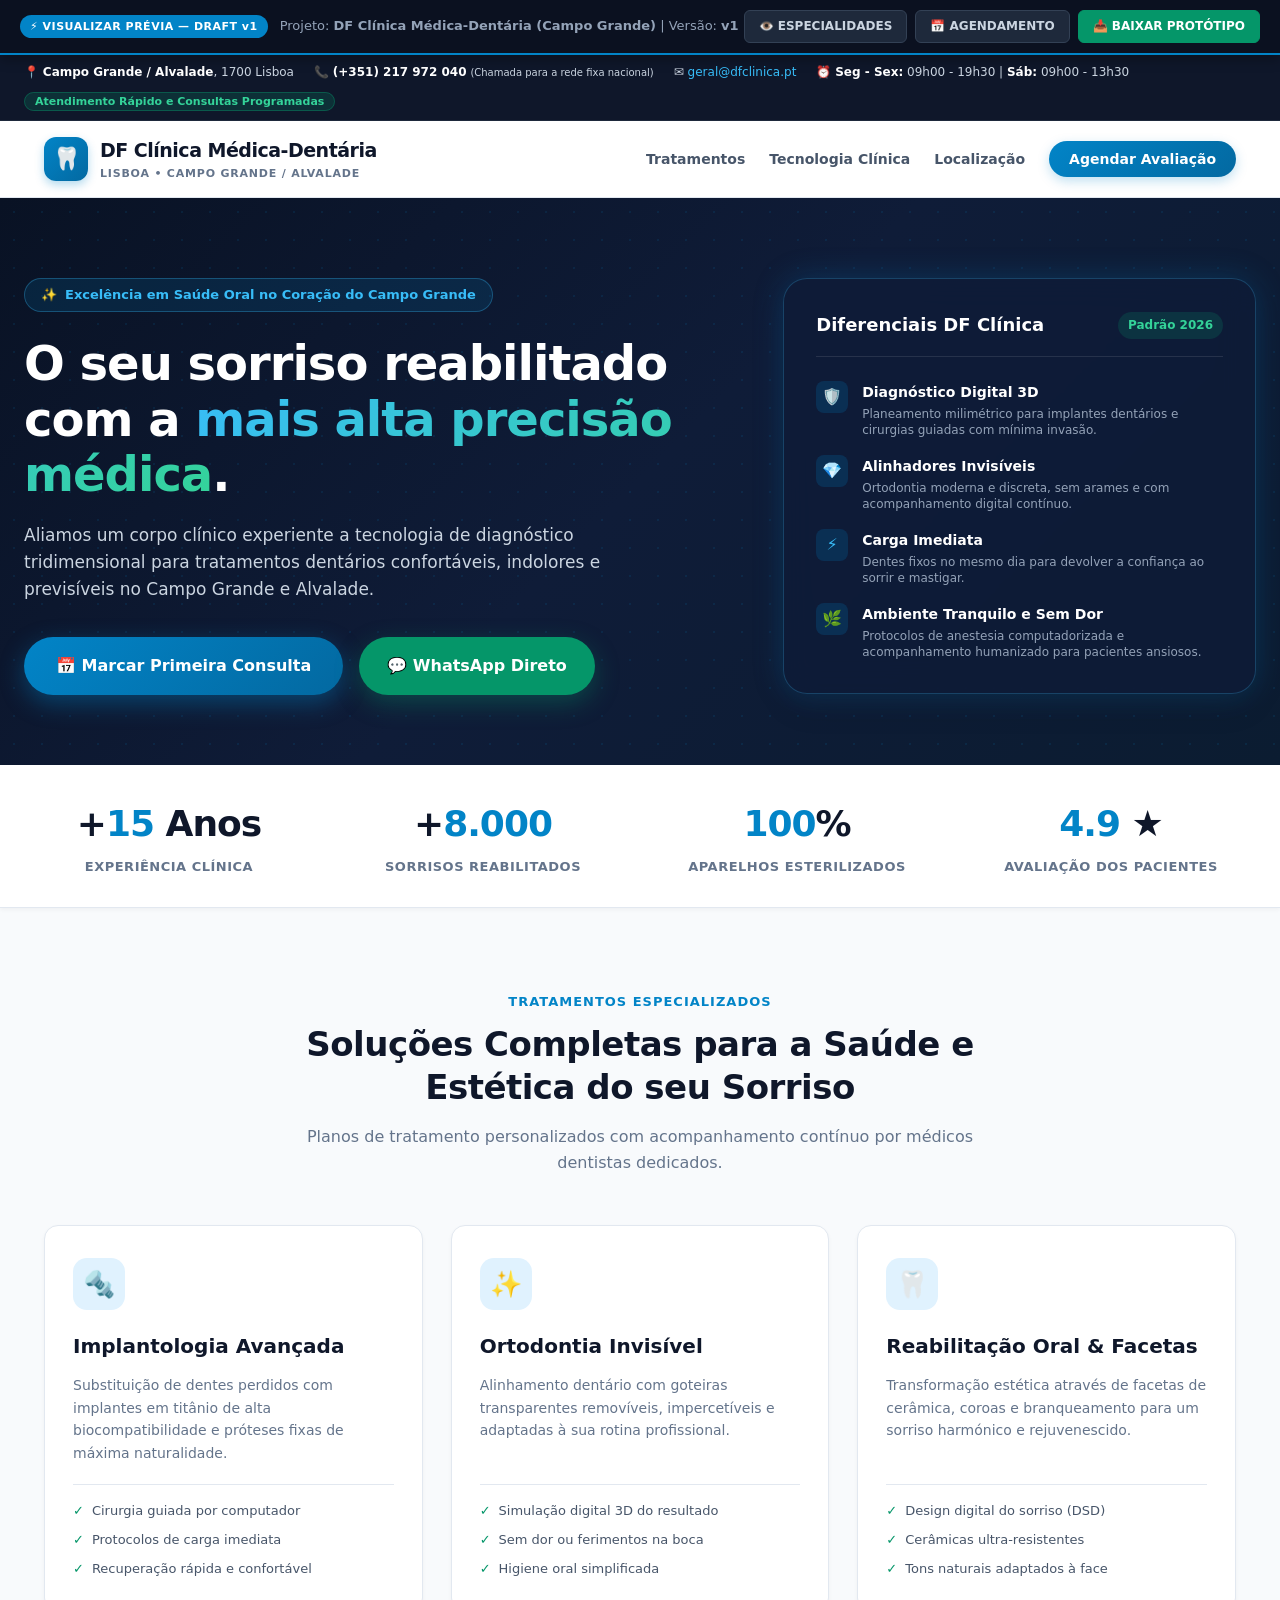
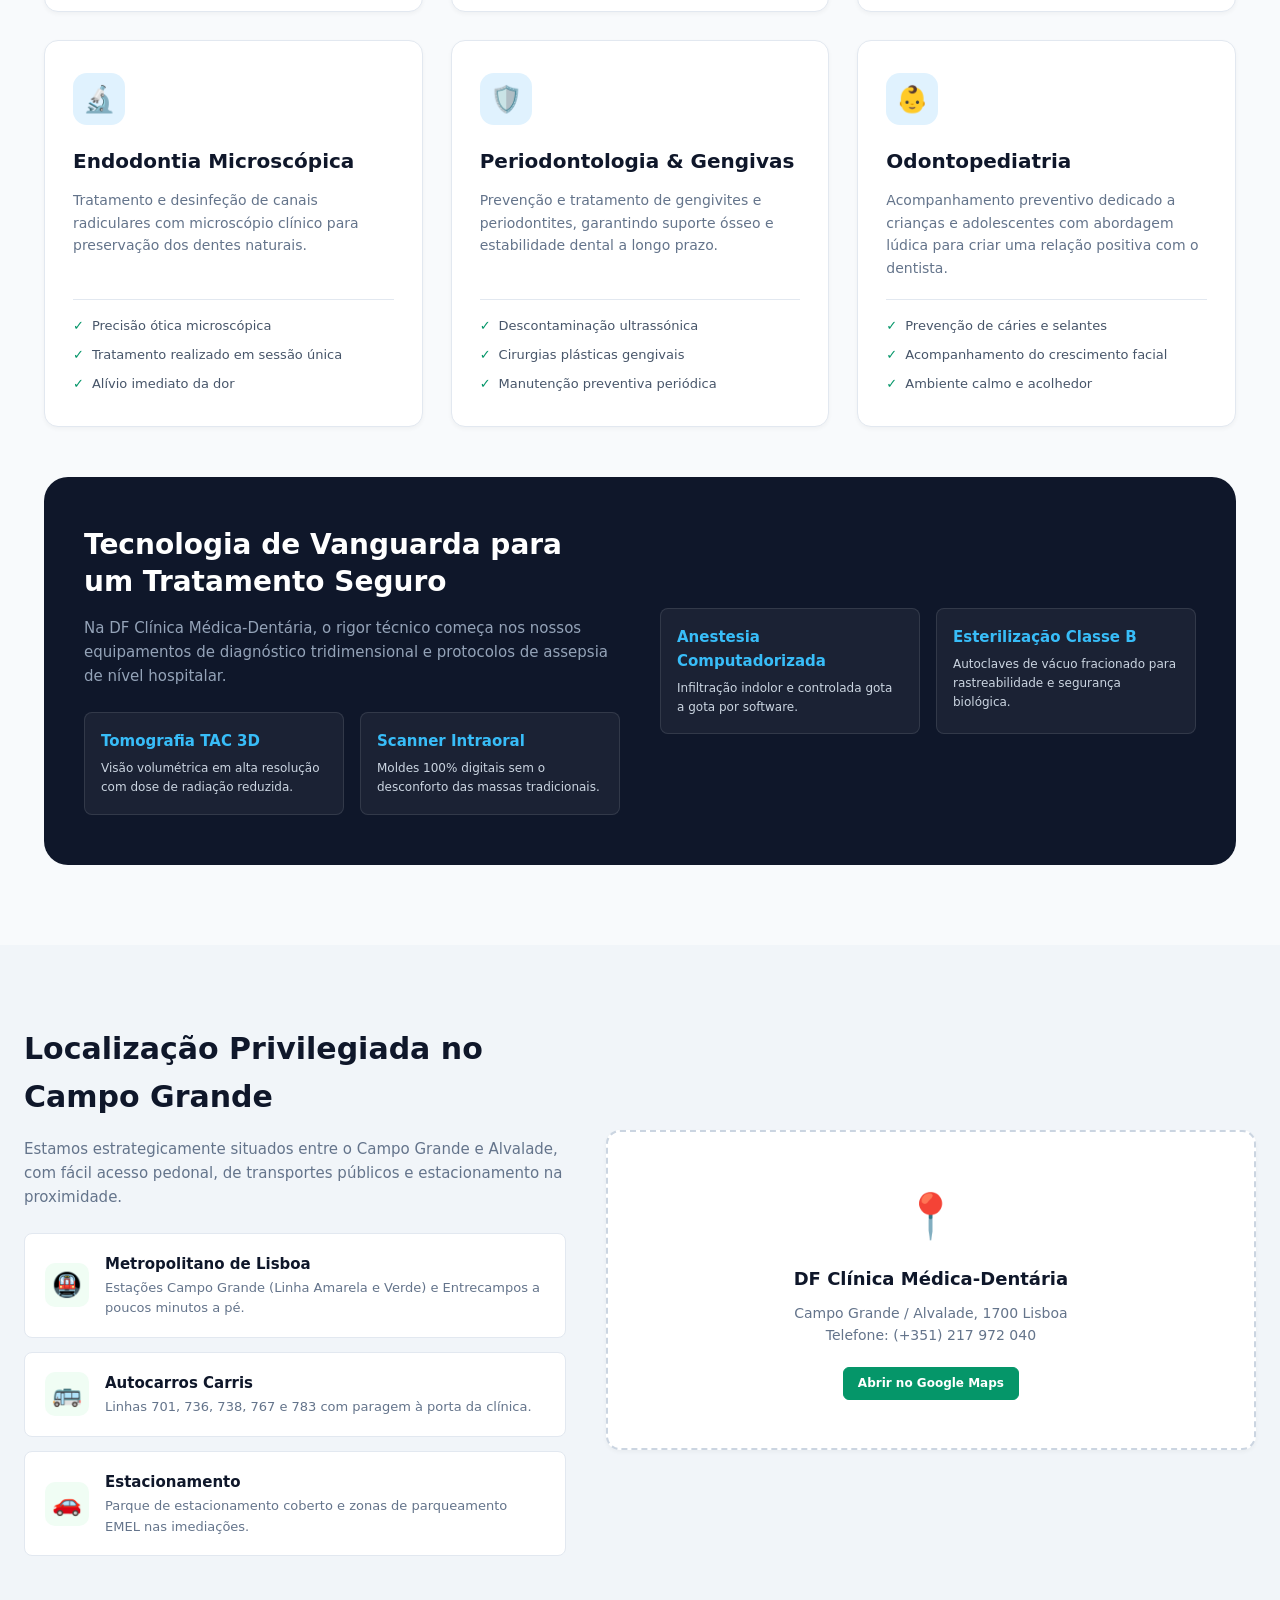
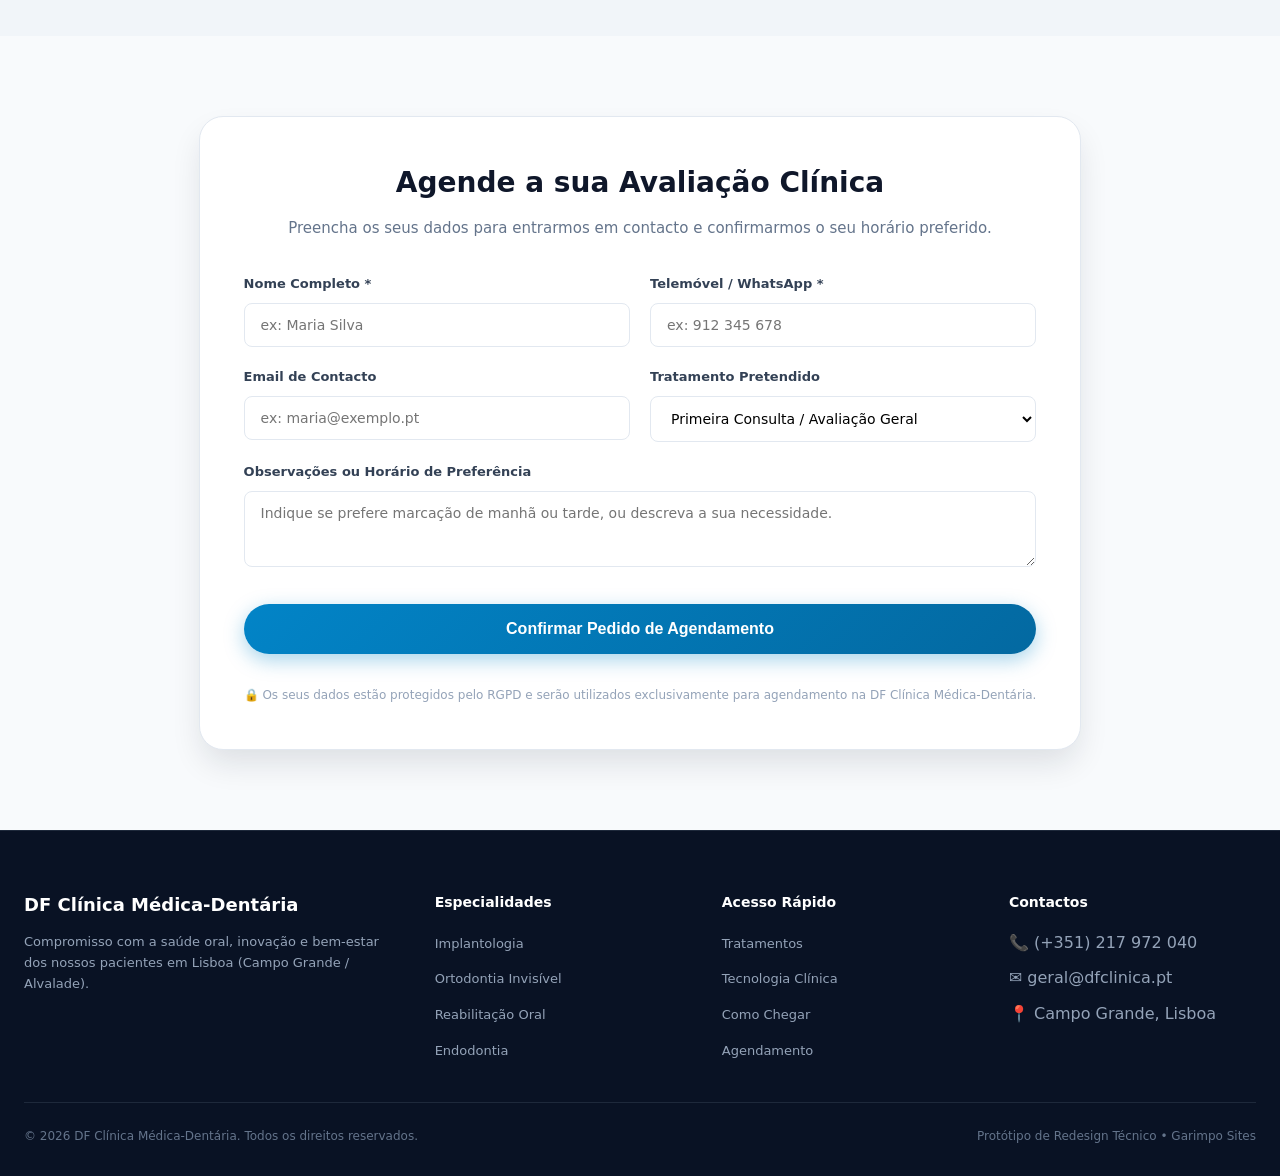
<file: df-clinica-medica-dentaria/v1/df-clinica-medica-dentaria-v1-standalone.html>
<!DOCTYPE html>
<html lang="pt-PT">
<head>
  <meta charset="UTF-8">
  <meta name="viewport" content="width=device-width, initial-scale=1.0">
  <title>DF Clínica Médica-Dentária — Campo Grande / Alvalade, Lisboa | V1</title>
  <meta name="description" content="Protótipo de Modernização da DF Clínica Médica-Dentária no Campo Grande e Alvalade, Lisboa. Reabilitação oral avançada, implantes dentários, ortodontia invisível e medicina dentária preventiva.">
  <style>
/* ==========================================================================
   DF Clínica Médica-Dentária — Campo Grande / Alvalade, Lisboa
   Protótipo Visual V1 (Esboços Sites — Garimpo Sites 2026)
   Design System: Medical Prestige (Deep Navy, Fresh Mint/Teal, Pure Crisp White)
   ========================================================================== */

:root {
  --primary: #0284c7;
  --primary-dark: #0369a1;
  --primary-light: #e0f2fe;
  --primary-glow: rgba(2, 132, 199, 0.18);
  --accent: #059669;
  --accent-dark: #047857;
  --accent-light: #d1fae5;
  --accent-glow: rgba(5, 150, 105, 0.2);
  --navy-dark: #091224;
  --navy-card: #0f1c38;
  --navy-slate: #1e293b;
  --text-main: #334155;
  --text-muted: #64748b;
  --text-light: #f8fafc;
  --bg-page: #f8fafc;
  --bg-card: #ffffff;
  --bg-subtle: #f1f5f9;
  --border-subtle: #e2e8f0;
  --border-focus: #0284c7;
  --radius-sm: 8px;
  --radius-md: 14px;
  --radius-lg: 24px;
  --radius-full: 9999px;
  --shadow-sm: 0 2px 4px rgba(0, 0, 0, 0.04);
  --shadow-md: 0 6px 16px -2px rgba(15, 23, 42, 0.08);
  --shadow-lg: 0 16px 32px -4px rgba(15, 23, 42, 0.12);
  --shadow-glow: 0 0 30px rgba(2, 132, 199, 0.25);
  --font-sans: system-ui, -apple-system, BlinkMacSystemFont, 'Segoe UI', Roboto, Helvetica, Arial, sans-serif;
  --transition: all 0.25s cubic-bezier(0.4, 0, 0.2, 1);
}

*, *::before, *::after {
  box-sizing: border-box;
  margin: 0;
  padding: 0;
}

html {
  scroll-behavior: smooth;
  font-family: var(--font-sans);
  color: var(--text-main);
  background-color: var(--bg-page);
  line-height: 1.6;
  -webkit-font-smoothing: antialiased;
}

body {
  overflow-x: hidden;
  min-height: 100vh;
  display: flex;
  flex-direction: column;
}

/* ==========================================================================
   BARRA DE CONTROLE GARIMPO SITES (PREVIEW HEADER)
   ========================================================================== */
.control-bar {
  background: #0b1120;
  color: #e2e8f0;
  padding: 10px 20px;
  display: flex;
  align-items: center;
  justify-content: space-between;
  border-bottom: 2px solid #0284c7;
  font-size: 13px;
  position: sticky;
  top: 0;
  z-index: 1000;
  box-shadow: 0 4px 12px rgba(0, 0, 0, 0.3);
}

.control-bar .left-group {
  display: flex;
  align-items: center;
  gap: 12px;
  flex-wrap: wrap;
}

.status-badge {
  background: #0284c7;
  color: #ffffff;
  padding: 3px 10px;
  border-radius: 9999px;
  font-weight: 700;
  font-size: 11px;
  letter-spacing: 0.5px;
}

.project-meta {
  color: #94a3b8;
}

.control-bar .actions {
  display: flex;
  gap: 8px;
  flex-wrap: wrap;
}

.btn-ctrl {
  text-decoration: none;
  font-size: 12px;
  font-weight: 600;
  padding: 6px 14px;
  border-radius: 6px;
  transition: var(--transition);
  display: inline-flex;
  align-items: center;
  gap: 6px;
}

.btn-ctrl-preview {
  background: #1e293b;
  color: #cbd5e1;
  border: 1px solid #334155;
}

.btn-ctrl-preview:hover {
  background: #334155;
  color: #ffffff;
}

.btn-ctrl-download {
  background: #059669;
  color: #ffffff;
  border: 1px solid #059669;
}

.btn-ctrl-download:hover {
  background: #047857;
}

/* ==========================================================================
   TOPBAR DE CONTACTOS CLÍNICOS
   ========================================================================== */
.clinic-topbar {
  background: #0f172a;
  color: #cbd5e1;
  padding: 8px 24px;
  font-size: 12px;
  display: flex;
  justify-content: space-between;
  align-items: center;
  flex-wrap: wrap;
  gap: 10px;
  border-bottom: 1px solid #1e293b;
}

.clinic-topbar-info {
  display: flex;
  gap: 20px;
  align-items: center;
  flex-wrap: wrap;
}

.clinic-topbar-item strong {
  color: #ffffff;
}

.clinic-topbar-item a {
  color: #38bdf8;
  text-decoration: none;
}

.clinic-topbar-item a:hover {
  text-decoration: underline;
}

.clinic-topbar-badge {
  background: rgba(5, 150, 105, 0.2);
  color: #34d399;
  border: 1px solid rgba(5, 150, 105, 0.4);
  padding: 2px 10px;
  border-radius: 9999px;
  font-size: 11px;
  font-weight: 600;
}

/* ==========================================================================
   NAVBAR PRINCIPAL
   ========================================================================== */
.main-navbar {
  background: rgba(255, 255, 255, 0.95);
  backdrop-filter: blur(12px);
  -webkit-backdrop-filter: blur(12px);
  border-bottom: 1px solid var(--border-subtle);
  position: sticky;
  top: 45px;
  z-index: 900;
  transition: var(--transition);
}

.navbar-container {
  max-width: 1240px;
  margin: 0 auto;
  padding: 14px 24px;
  display: flex;
  justify-content: space-between;
  align-items: center;
}

.brand-logo {
  display: flex;
  align-items: center;
  gap: 12px;
  text-decoration: none;
  color: var(--navy-dark);
}

.brand-icon-box {
  width: 44px;
  height: 44px;
  background: linear-gradient(135deg, #0284c7, #0369a1);
  color: #ffffff;
  border-radius: 12px;
  display: flex;
  align-items: center;
  justify-content: center;
  font-size: 22px;
  box-shadow: 0 4px 10px rgba(2, 132, 199, 0.3);
}

.brand-title {
  font-size: 19px;
  font-weight: 800;
  display: block;
  letter-spacing: -0.5px;
  color: #0f172a;
}

.brand-subtitle {
  font-size: 11px;
  color: #64748b;
  text-transform: uppercase;
  letter-spacing: 0.8px;
  display: block;
  font-weight: 600;
}

.nav-links {
  display: flex;
  list-style: none;
  gap: 24px;
  align-items: center;
}

.nav-links a {
  text-decoration: none;
  color: #475569;
  font-size: 14px;
  font-weight: 600;
  transition: var(--transition);
}

.nav-links a:hover {
  color: var(--primary);
}

.nav-cta-btn {
  background: linear-gradient(135deg, #0284c7, #0369a1) !important;
  color: #ffffff !important;
  padding: 10px 20px;
  border-radius: var(--radius-full);
  box-shadow: 0 4px 12px rgba(2, 132, 199, 0.25);
  transition: var(--transition);
}

.nav-cta-btn:hover {
  transform: translateY(-2px);
  box-shadow: 0 6px 16px rgba(2, 132, 199, 0.35);
}

/* ==========================================================================
   HERO SECTION
   ========================================================================== */
.hero-section {
  background: linear-gradient(135deg, #091224 0%, #0f1c38 50%, #0b1c31 100%);
  color: #ffffff;
  padding: 80px 24px 70px;
  position: relative;
  overflow: hidden;
}

.hero-pattern {
  position: absolute;
  inset: 0;
  background-image: radial-gradient(rgba(2, 132, 199, 0.15) 1px, transparent 1px);
  background-size: 28px 28px;
  opacity: 0.8;
  pointer-events: none;
}

.hero-container {
  max-width: 1240px;
  margin: 0 auto;
  display: grid;
  grid-template-columns: 1.2fr 0.8fr;
  gap: 50px;
  align-items: center;
  position: relative;
  z-index: 2;
}

.hero-pill {
  display: inline-flex;
  align-items: center;
  gap: 8px;
  background: rgba(2, 132, 199, 0.15);
  border: 1px solid rgba(56, 189, 248, 0.3);
  padding: 6px 16px;
  border-radius: var(--radius-full);
  font-size: 13px;
  font-weight: 600;
  color: #38bdf8;
  margin-bottom: 24px;
}

.hero-title {
  font-size: 48px;
  line-height: 1.15;
  font-weight: 800;
  letter-spacing: -1px;
  margin-bottom: 20px;
}

.hero-title span {
  background: linear-gradient(135deg, #38bdf8, #34d399);
  -webkit-background-clip: text;
  -webkit-text-fill-color: transparent;
}

.hero-description {
  font-size: 17px;
  line-height: 1.6;
  color: #cbd5e1;
  margin-bottom: 34px;
  max-width: 580px;
}

.hero-actions {
  display: flex;
  gap: 16px;
  align-items: center;
  flex-wrap: wrap;
}

.btn-hero-primary {
  background: linear-gradient(135deg, #0284c7, #0369a1);
  color: #ffffff;
  padding: 16px 32px;
  font-size: 16px;
  font-weight: 700;
  border-radius: var(--radius-full);
  text-decoration: none;
  box-shadow: 0 8px 24px rgba(2, 132, 199, 0.4);
  transition: var(--transition);
  display: inline-flex;
  align-items: center;
  gap: 10px;
}

.btn-hero-primary:hover {
  transform: translateY(-3px);
  box-shadow: 0 12px 28px rgba(2, 132, 199, 0.5);
}

.btn-hero-whatsapp {
  background: #059669;
  color: #ffffff;
  padding: 16px 28px;
  font-size: 16px;
  font-weight: 700;
  border-radius: var(--radius-full);
  text-decoration: none;
  box-shadow: 0 8px 24px rgba(5, 150, 105, 0.35);
  transition: var(--transition);
  display: inline-flex;
  align-items: center;
  gap: 10px;
}

.btn-hero-whatsapp:hover {
  background: #047857;
  transform: translateY(-3px);
}

/* Card Visual Interativo Hero */
.hero-card-preview {
  background: rgba(15, 28, 56, 0.85);
  border: 1px solid rgba(56, 189, 248, 0.25);
  border-radius: var(--radius-lg);
  padding: 32px;
  box-shadow: var(--shadow-lg), var(--shadow-glow);
  backdrop-filter: blur(16px);
}

.hero-card-header {
  display: flex;
  justify-content: space-between;
  align-items: center;
  margin-bottom: 24px;
  padding-bottom: 16px;
  border-bottom: 1px solid rgba(255, 255, 255, 0.1);
}

.hero-card-header h3 {
  font-size: 18px;
  color: #ffffff;
  font-weight: 700;
}

.hero-card-badge {
  background: rgba(5, 150, 105, 0.2);
  color: #34d399;
  font-size: 12px;
  padding: 4px 10px;
  border-radius: 9999px;
  font-weight: 700;
}

.hero-feature-list {
  list-style: none;
  display: flex;
  flex-direction: column;
  gap: 16px;
}

.hero-feature-item {
  display: flex;
  gap: 14px;
  align-items: flex-start;
}

.hero-feature-icon {
  width: 32px;
  height: 32px;
  border-radius: 8px;
  background: rgba(2, 132, 199, 0.2);
  color: #38bdf8;
  display: flex;
  align-items: center;
  justify-content: center;
  font-size: 16px;
  flex-shrink: 0;
}

.hero-feature-item strong {
  display: block;
  font-size: 14px;
  color: #ffffff;
  margin-bottom: 2px;
}

.hero-feature-item p {
  font-size: 12px;
  color: #94a3b8;
  line-height: 1.4;
}

/* ==========================================================================
   ESTATÍSTICAS & CONFIANÇA
   ========================================================================== */
.stats-strip {
  background: #ffffff;
  padding: 30px 24px;
  border-bottom: 1px solid var(--border-subtle);
  box-shadow: var(--shadow-sm);
}

.stats-container {
  max-width: 1240px;
  margin: 0 auto;
  display: grid;
  grid-template-columns: repeat(4, 1fr);
  gap: 24px;
  text-align: center;
}

.stat-item h4 {
  font-size: 36px;
  font-weight: 800;
  color: #0f172a;
  letter-spacing: -1px;
}

.stat-item h4 span {
  color: var(--primary);
}

.stat-item p {
  font-size: 13px;
  color: var(--text-muted);
  font-weight: 600;
  text-transform: uppercase;
  letter-spacing: 0.5px;
  margin-top: 4px;
}

/* ==========================================================================
   ESPECIALIDADES DA CLÍNICA
   ========================================================================== */
.section-wrapper {
  padding: 80px 24px;
  max-width: 1240px;
  margin: 0 auto;
}

.section-header {
  text-align: center;
  max-width: 680px;
  margin: 0 auto 50px;
}

.section-tag {
  color: var(--primary);
  font-size: 13px;
  font-weight: 700;
  text-transform: uppercase;
  letter-spacing: 1px;
  display: inline-block;
  margin-bottom: 10px;
}

.section-title {
  font-size: 34px;
  font-weight: 800;
  color: #0f172a;
  letter-spacing: -0.5px;
  line-height: 1.25;
  margin-bottom: 16px;
}

.section-subtitle {
  font-size: 16px;
  color: var(--text-muted);
  line-height: 1.6;
}

.specialties-grid {
  display: grid;
  grid-template-columns: repeat(3, 1fr);
  gap: 28px;
}

.specialty-card {
  background: #ffffff;
  border: 1px solid var(--border-subtle);
  border-radius: var(--radius-md);
  padding: 32px 28px;
  transition: var(--transition);
  box-shadow: var(--shadow-sm);
  display: flex;
  flex-direction: column;
  position: relative;
  overflow: hidden;
}

.specialty-card:hover {
  transform: translateY(-5px);
  box-shadow: var(--shadow-lg);
  border-color: #bae6fd;
}

.specialty-card::before {
  content: '';
  position: absolute;
  top: 0;
  left: 0;
  width: 100%;
  height: 4px;
  background: linear-gradient(90deg, #0284c7, #059669);
  opacity: 0;
  transition: var(--transition);
}

.specialty-card:hover::before {
  opacity: 1;
}

.specialty-icon {
  width: 52px;
  height: 52px;
  background: var(--primary-light);
  color: var(--primary);
  border-radius: 14px;
  display: flex;
  align-items: center;
  justify-content: center;
  font-size: 26px;
  margin-bottom: 20px;
}

.specialty-card h3 {
  font-size: 20px;
  color: #0f172a;
  font-weight: 700;
  margin-bottom: 12px;
}

.specialty-card p {
  font-size: 14px;
  color: var(--text-muted);
  line-height: 1.6;
  margin-bottom: 20px;
  flex-grow: 1;
}

.specialty-features {
  list-style: none;
  font-size: 13px;
  color: #475569;
  display: flex;
  flex-direction: column;
  gap: 8px;
  border-top: 1px solid var(--border-subtle);
  padding-top: 16px;
}

.specialty-features li {
  display: flex;
  align-items: center;
  gap: 8px;
}

.specialty-features li span {
  color: var(--accent);
  font-weight: bold;
}

/* ==========================================================================
   TECNOLOGIA E CONFORTO CLÍNICO
   ========================================================================== */
.tech-banner {
  background: #0f172a;
  color: #ffffff;
  border-radius: var(--radius-lg);
  padding: 50px 40px;
  margin-top: 50px;
  display: grid;
  grid-template-columns: 1fr 1fr;
  gap: 40px;
  align-items: center;
}

.tech-banner h3 {
  font-size: 28px;
  font-weight: 800;
  margin-bottom: 16px;
  line-height: 1.3;
}

.tech-banner p {
  font-size: 15px;
  color: #94a3b8;
  line-height: 1.6;
  margin-bottom: 24px;
}

.tech-grid {
  display: grid;
  grid-template-columns: 1fr 1fr;
  gap: 16px;
}

.tech-item {
  background: rgba(255, 255, 255, 0.05);
  border: 1px solid rgba(255, 255, 255, 0.1);
  padding: 16px;
  border-radius: var(--radius-sm);
}

.tech-item h4 {
  font-size: 15px;
  color: #38bdf8;
  margin-bottom: 6px;
}

.tech-item p {
  font-size: 12px;
  color: #cbd5e1;
  margin: 0;
}

/* ==========================================================================
   LOCALIZAÇÃO NO CAMPO GRANDE / ALVALADE
   ========================================================================== */
.location-section {
  background: var(--bg-subtle);
  padding: 80px 24px;
}

.location-grid {
  max-width: 1240px;
  margin: 0 auto;
  display: grid;
  grid-template-columns: 1fr 1.2fr;
  gap: 40px;
  align-items: center;
}

.location-info h3 {
  font-size: 30px;
  font-weight: 800;
  color: #0f172a;
  margin-bottom: 16px;
}

.location-info p {
  font-size: 15px;
  color: var(--text-muted);
  line-height: 1.6;
  margin-bottom: 24px;
}

.transport-cards {
  display: flex;
  flex-direction: column;
  gap: 14px;
}

.transport-item {
  background: #ffffff;
  padding: 18px 20px;
  border-radius: var(--radius-sm);
  border: 1px solid var(--border-subtle);
  display: flex;
  align-items: center;
  gap: 16px;
}

.transport-icon {
  font-size: 24px;
  background: #f0fdf4;
  color: var(--accent);
  width: 44px;
  height: 44px;
  border-radius: 10px;
  display: flex;
  align-items: center;
  justify-content: center;
  flex-shrink: 0;
}

.transport-text h4 {
  font-size: 15px;
  color: #0f172a;
  margin-bottom: 2px;
}

.transport-text p {
  font-size: 13px;
  color: #64748b;
  margin: 0;
}

.map-placeholder-box {
  background: #ffffff;
  border: 2px dashed #cbd5e1;
  border-radius: var(--radius-md);
  padding: 40px;
  text-align: center;
  display: flex;
  flex-direction: column;
  align-items: center;
  justify-content: center;
  min-height: 320px;
  box-shadow: var(--shadow-sm);
}

.map-placeholder-box .map-icon {
  font-size: 44px;
  margin-bottom: 14px;
}

.map-placeholder-box h4 {
  font-size: 18px;
  color: #0f172a;
  margin-bottom: 8px;
}

.map-placeholder-box p {
  font-size: 14px;
  color: #64748b;
  max-width: 320px;
  margin-bottom: 20px;
}

/* ==========================================================================
   FORMULÁRIO DE MARCAÇÃO / TRIAGEM RÁPIDA
   ========================================================================== */
.booking-section {
  padding: 80px 24px;
  max-width: 960px;
  margin: 0 auto;
}

.booking-card {
  background: #ffffff;
  border: 1px solid var(--border-subtle);
  border-radius: var(--radius-lg);
  padding: 44px;
  box-shadow: var(--shadow-lg);
}

.booking-header {
  text-align: center;
  margin-bottom: 34px;
}

.booking-header h3 {
  font-size: 28px;
  font-weight: 800;
  color: #0f172a;
  margin-bottom: 10px;
}

.booking-header p {
  font-size: 15px;
  color: var(--text-muted);
}

.booking-form {
  display: grid;
  grid-template-columns: 1fr 1fr;
  gap: 20px;
}

.form-group-full {
  grid-column: 1 / -1;
}

.form-group label {
  display: block;
  font-size: 13px;
  font-weight: 700;
  color: #334155;
  margin-bottom: 8px;
}

.form-control {
  width: 100%;
  padding: 13px 16px;
  border: 1.5px solid var(--border-subtle);
  border-radius: var(--radius-sm);
  font-size: 14px;
  font-family: inherit;
  transition: var(--transition);
  background: #ffffff;
}

.form-control:focus {
  outline: none;
  border-color: var(--primary);
  box-shadow: 0 0 0 4px var(--primary-glow);
}

.btn-submit {
  grid-column: 1 / -1;
  background: linear-gradient(135deg, #0284c7, #0369a1);
  color: #ffffff;
  border: none;
  padding: 16px 24px;
  font-size: 16px;
  font-weight: 700;
  border-radius: var(--radius-full);
  cursor: pointer;
  transition: var(--transition);
  box-shadow: 0 6px 20px rgba(2, 132, 199, 0.35);
  margin-top: 10px;
}

.btn-submit:hover {
  transform: translateY(-2px);
  box-shadow: 0 8px 24px rgba(2, 132, 199, 0.45);
}

.form-notice {
  font-size: 12px;
  color: #94a3b8;
  text-align: center;
  margin-top: 12px;
  grid-column: 1 / -1;
}

/* ==========================================================================
   FOOTER INSTITUCIONAL
   ========================================================================== */
.main-footer {
  background: #091224;
  color: #94a3b8;
  padding: 60px 24px 30px;
  border-top: 1px solid #1e293b;
  margin-top: auto;
}

.footer-container {
  max-width: 1240px;
  margin: 0 auto;
  display: grid;
  grid-template-columns: 1.5fr 1fr 1fr 1fr;
  gap: 40px;
  margin-bottom: 40px;
}

.footer-brand h4 {
  color: #ffffff;
  font-size: 18px;
  font-weight: 800;
  margin-bottom: 12px;
}

.footer-brand p {
  font-size: 13px;
  line-height: 1.6;
}

.footer-col h5 {
  color: #ffffff;
  font-size: 14px;
  font-weight: 700;
  margin-bottom: 16px;
}

.footer-col ul {
  list-style: none;
  display: flex;
  flex-direction: column;
  gap: 10px;
}

.footer-col a {
  color: #94a3b8;
  text-decoration: none;
  font-size: 13px;
  transition: var(--transition);
}

.footer-col a:hover {
  color: #38bdf8;
}

.footer-bottom {
  max-width: 1240px;
  margin: 0 auto;
  padding-top: 24px;
  border-top: 1px solid #1e293b;
  display: flex;
  justify-content: space-between;
  align-items: center;
  font-size: 12px;
  color: #64748b;
  flex-wrap: wrap;
  gap: 12px;
}

/* ==========================================================================
   BARRA FLUTUANTE DE CONVERSÃO MOBILE (>= 48px Touch Targets)
   ========================================================================== */
.mobile-conversion-bar {
  display: none;
  position: fixed;
  bottom: 0;
  left: 0;
  right: 0;
  background: #ffffff;
  border-top: 1px solid var(--border-subtle);
  padding: 10px 16px;
  z-index: 1000;
  box-shadow: 0 -4px 16px rgba(0, 0, 0, 0.1);
}

.mobile-conversion-bar-inner {
  display: flex;
  gap: 12px;
}

.mobile-btn {
  flex: 1;
  min-height: 48px;
  border-radius: var(--radius-sm);
  display: flex;
  align-items: center;
  justify-content: center;
  gap: 8px;
  font-weight: 700;
  font-size: 14px;
  text-decoration: none;
}

.mobile-btn-call {
  background: #0f172a;
  color: #ffffff;
}

.mobile-btn-wa {
  background: #059669;
  color: #ffffff;
}

/* ==========================================================================
   RESPONSIVIDADE MOBILE / TABLET
   ========================================================================== */
@media (max-width: 992px) {
  .hero-container {
    grid-template-columns: 1fr;
    text-align: center;
  }

  .hero-description {
    margin: 0 auto 30px;
  }

  .hero-actions {
    justify-content: center;
  }

  .specialties-grid {
    grid-template-columns: repeat(2, 1fr);
  }

  .stats-container {
    grid-template-columns: repeat(2, 1fr);
  }

  .tech-banner {
    grid-template-columns: 1fr;
  }

  .location-grid {
    grid-template-columns: 1fr;
  }

  .footer-container {
    grid-template-columns: 1fr 1fr;
  }
}

@media (max-width: 768px) {
  .control-bar {
    flex-direction: column;
    gap: 8px;
    align-items: flex-start;
  }

  .clinic-topbar {
    display: none;
  }

  .nav-links {
    display: none;
  }

  .hero-title {
    font-size: 34px;
  }

  .specialties-grid {
    grid-template-columns: 1fr;
  }

  .stats-container {
    grid-template-columns: 1fr;
    gap: 16px;
  }

  .booking-form {
    grid-template-columns: 1fr;
  }

  .booking-card {
    padding: 24px 18px;
  }

  .footer-container {
    grid-template-columns: 1fr;
  }

  .mobile-conversion-bar {
    display: block;
  }

  body {
    padding-bottom: 70px;
  }
}

</style>
</head>
<body>

  <!-- ==========================================================================
       BARRA DE CONTROLE GARIMPO SITES (PREVIEW & GOVERNANÇA)
       ========================================================================== -->
  <div class="control-bar" id="preview-control-bar">
    <div class="left-group">
      <span class="status-badge">⚡ VISUALIZAR PRÉVIA — DRAFT v1</span>
      <span class="project-meta">Projeto: <strong>DF Clínica Médica-Dentária (Campo Grande)</strong> | Versão: <strong>v1</strong></span>
    </div>
    <div class="actions">
      <a href="#especialidades" class="btn-ctrl btn-ctrl-preview" title="Explorar especialidades">👁️ ESPECIALIDADES</a>
      <a href="#marcacao" class="btn-ctrl btn-ctrl-preview" title="Testar marcação de consulta">📅 AGENDAMENTO</a>
      <a href="df-clinica-medica-dentaria-v1-standalone.html" download="df-clinica-medica-dentaria-v1-standalone.html" class="btn-ctrl btn-ctrl-download" title="Baixar protótipo autônomo offline">📥 BAIXAR PROTÓTIPO</a>
    </div>
  </div>

  <!-- ==========================================================================
       TOPBAR DE CONTACTOS CLÍNICOS FACTUAIS
       ========================================================================== -->
  <div class="clinic-topbar">
    <div class="clinic-topbar-info">
      <span class="clinic-topbar-item">📍 <strong>Campo Grande / Alvalade</strong>, 1700 Lisboa</span>
      <span class="clinic-topbar-item">📞 <strong>(+351) 217 972 040</strong> <small>(Chamada para a rede fixa nacional)</small></span>
      <span class="clinic-topbar-item">✉️ <a href="mailto:geral@dfclinica.pt">geral@dfclinica.pt</a></span>
      <span class="clinic-topbar-item">⏰ <strong>Seg - Sex:</strong> 09h00 - 19h30 | <strong>Sáb:</strong> 09h00 - 13h30</span>
    </div>
    <div>
      <span class="clinic-topbar-badge">Atendimento Rápido e Consultas Programadas</span>
    </div>
  </div>

  <!-- ==========================================================================
       NAVBAR PRINCIPAL
       ========================================================================== -->
  <header class="main-navbar">
    <div class="navbar-container">
      <a href="#" class="brand-logo">
        <div class="brand-icon-box">🦷</div>
        <div>
          <span class="brand-title">DF Clínica Médica-Dentária</span>
          <span class="brand-subtitle">Lisboa • Campo Grande / Alvalade</span>
        </div>
      </a>
      <nav>
        <ul class="nav-links">
          <li><a href="#especialidades">Tratamentos</a></li>
          <li><a href="#tecnologia">Tecnologia Clínica</a></li>
          <li><a href="#localizacao">Localização</a></li>
          <li><a href="#marcacao" class="nav-cta-btn">Agendar Avaliação</a></li>
        </ul>
      </nav>
    </div>
  </header>

  <!-- ==========================================================================
       HERO SECTION (ALTO IMPACTO VISUAL & CONVERSÃO DIRETA)
       ========================================================================== -->
  <section class="hero-section">
    <div class="hero-pattern"></div>
    <div class="hero-container">
      <div class="hero-content">
        <div class="hero-pill">
          <span>✨</span>
          <span>Excelência em Saúde Oral no Coração do Campo Grande</span>
        </div>
        <h1 class="hero-title">
          O seu sorriso reabilitado com a <span>mais alta precisão médica</span>.
        </h1>
        <p class="hero-description">
          Aliamos um corpo clínico experiente a tecnologia de diagnóstico tridimensional para tratamentos dentários confortáveis, indolores e previsíveis no Campo Grande e Alvalade.
        </p>
        <div class="hero-actions">
          <a href="#marcacao" class="btn-hero-primary">📅 Marcar Primeira Consulta</a>
          <a href="https://wa.me/351217972040?text=Olá!%20Gostaria%20de%20marcar%20uma%20consulta%20na%20DF%20Clínica." class="btn-hero-whatsapp" target="_blank" rel="noopener">💬 WhatsApp Direto</a>
        </div>
      </div>

      <!-- Card Interativo de Prévia / Diferenciais -->
      <div class="hero-card-preview">
        <div class="hero-card-header">
          <h3>Diferenciais DF Clínica</h3>
          <span class="hero-card-badge">Padrão 2026</span>
        </div>
        <ul class="hero-feature-list">
          <li class="hero-feature-item">
            <div class="hero-feature-icon">🛡️</div>
            <div>
              <strong>Diagnóstico Digital 3D</strong>
              <p>Planeamento milimétrico para implantes dentários e cirurgias guiadas com mínima invasão.</p>
            </div>
          </li>
          <li class="hero-feature-item">
            <div class="hero-feature-icon">💎</div>
            <div>
              <strong>Alinhadores Invisíveis</strong>
              <p>Ortodontia moderna e discreta, sem arames e com acompanhamento digital contínuo.</p>
            </div>
          </li>
          <li class="hero-feature-item">
            <div class="hero-feature-icon">⚡</div>
            <div>
              <strong>Carga Imediata</strong>
              <p>Dentes fixos no mesmo dia para devolver a confiança ao sorrir e mastigar.</p>
            </div>
          </li>
          <li class="hero-feature-item">
            <div class="hero-feature-icon">🌿</div>
            <div>
              <strong>Ambiente Tranquilo e Sem Dor</strong>
              <p>Protocolos de anestesia computadorizada e acompanhamento humanizado para pacientes ansiosos.</p>
            </div>
          </li>
        </ul>
      </div>
    </div>
  </section>

  <!-- ==========================================================================
       ESTATÍSTICAS & CONFIANÇA
       ========================================================================== -->
  <section class="stats-strip">
    <div class="stats-container">
      <div class="stat-item">
        <h4>+<span>15</span> Anos</h4>
        <p>Experiência Clínica</p>
      </div>
      <div class="stat-item">
        <h4>+<span>8.000</span></h4>
        <p>Sorrisos Reabilitados</p>
      </div>
      <div class="stat-item">
        <h4><span>100</span>%</h4>
        <p>Aparelhos Esterilizados</p>
      </div>
      <div class="stat-item">
        <h4><span>4.9</span> ★</h4>
        <p>Avaliação dos Pacientes</p>
      </div>
    </div>
  </section>

  <!-- ==========================================================================
       ESPECIALIDADES CLÍNICAS
       ========================================================================== -->
  <section class="section-wrapper" id="especialidades">
    <div class="section-header">
      <span class="section-tag">Tratamentos Especializados</span>
      <h2 class="section-title">Soluções Completas para a Saúde e Estética do seu Sorriso</h2>
      <p class="section-subtitle">Planos de tratamento personalizados com acompanhamento contínuo por médicos dentistas dedicados.</p>
    </div>

    <div class="specialties-grid">
      <!-- Card 1 -->
      <div class="specialty-card">
        <div class="specialty-icon">🔩</div>
        <h3>Implantologia Avançada</h3>
        <p>Substituição de dentes perdidos com implantes em titânio de alta biocompatibilidade e próteses fixas de máxima naturalidade.</p>
        <ul class="specialty-features">
          <li><span>✓</span> Cirurgia guiada por computador</li>
          <li><span>✓</span> Protocolos de carga imediata</li>
          <li><span>✓</span> Recuperação rápida e confortável</li>
        </ul>
      </div>

      <!-- Card 2 -->
      <div class="specialty-card">
        <div class="specialty-icon">✨</div>
        <h3>Ortodontia Invisível</h3>
        <p>Alinhamento dentário com goteiras transparentes removíveis, impercetíveis e adaptadas à sua rotina profissional.</p>
        <ul class="specialty-features">
          <li><span>✓</span> Simulação digital 3D do resultado</li>
          <li><span>✓</span> Sem dor ou ferimentos na boca</li>
          <li><span>✓</span> Higiene oral simplificada</li>
        </ul>
      </div>

      <!-- Card 3 -->
      <div class="specialty-card">
        <div class="specialty-icon">🦷</div>
        <h3>Reabilitação Oral & Facetas</h3>
        <p>Transformação estética através de facetas de cerâmica, coroas e branqueamento para um sorriso harmónico e rejuvenescido.</p>
        <ul class="specialty-features">
          <li><span>✓</span> Design digital do sorriso (DSD)</li>
          <li><span>✓</span> Cerâmicas ultra-resistentes</li>
          <li><span>✓</span> Tons naturais adaptados à face</li>
        </ul>
      </div>

      <!-- Card 4 -->
      <div class="specialty-card">
        <div class="specialty-icon">🔬</div>
        <h3>Endodontia Microscópica</h3>
        <p>Tratamento e desinfeção de canais radiculares com microscópio clínico para preservação dos dentes naturais.</p>
        <ul class="specialty-features">
          <li><span>✓</span> Precisão ótica microscópica</li>
          <li><span>✓</span> Tratamento realizado em sessão única</li>
          <li><span>✓</span> Alívio imediato da dor</li>
        </ul>
      </div>

      <!-- Card 5 -->
      <div class="specialty-card">
        <div class="specialty-icon">🛡️</div>
        <h3>Periodontologia & Gengivas</h3>
        <p>Prevenção e tratamento de gengivites e periodontites, garantindo suporte ósseo e estabilidade dental a longo prazo.</p>
        <ul class="specialty-features">
          <li><span>✓</span> Descontaminação ultrassónica</li>
          <li><span>✓</span> Cirurgias plásticas gengivais</li>
          <li><span>✓</span> Manutenção preventiva periódica</li>
        </ul>
      </div>

      <!-- Card 6 -->
      <div class="specialty-card">
        <div class="specialty-icon">👶</div>
        <h3>Odontopediatria</h3>
        <p>Acompanhamento preventivo dedicado a crianças e adolescentes com abordagem lúdica para criar uma relação positiva com o dentista.</p>
        <ul class="specialty-features">
          <li><span>✓</span> Prevenção de cáries e selantes</li>
          <li><span>✓</span> Acompanhamento do crescimento facial</li>
          <li><span>✓</span> Ambiente calmo e acolhedor</li>
        </ul>
      </div>
    </div>

    <!-- Banner de Tecnologia -->
    <div class="tech-banner" id="tecnologia">
      <div>
        <h3>Tecnologia de Vanguarda para um Tratamento Seguro</h3>
        <p>Na DF Clínica Médica-Dentária, o rigor técnico começa nos nossos equipamentos de diagnóstico tridimensional e protocolos de assepsia de nível hospitalar.</p>
        <div class="tech-grid">
          <div class="tech-item">
            <h4>Tomografia TAC 3D</h4>
            <p>Visão volumétrica em alta resolução com dose de radiação reduzida.</p>
          </div>
          <div class="tech-item">
            <h4>Scanner Intraoral</h4>
            <p>Moldes 100% digitais sem o desconforto das massas tradicionais.</p>
          </div>
        </div>
      </div>
      <div>
        <div class="tech-grid">
          <div class="tech-item">
            <h4>Anestesia Computadorizada</h4>
            <p>Infiltração indolor e controlada gota a gota por software.</p>
          </div>
          <div class="tech-item">
            <h4>Esterilização Classe B</h4>
            <p>Autoclaves de vácuo fracionado para rastreabilidade e segurança biológica.</p>
          </div>
        </div>
      </div>
    </div>
  </section>

  <!-- ==========================================================================
       LOCALIZAÇÃO E ACESSIBILIDADE
       ========================================================================== -->
  <section class="location-section" id="localizacao">
    <div class="location-grid">
      <div class="location-info">
        <h3>Localização Privilegiada no Campo Grande</h3>
        <p>Estamos estrategicamente situados entre o Campo Grande e Alvalade, com fácil acesso pedonal, de transportes públicos e estacionamento na proximidade.</p>
        
        <div class="transport-cards">
          <div class="transport-item">
            <div class="transport-icon">🚇</div>
            <div class="transport-text">
              <h4>Metropolitano de Lisboa</h4>
              <p>Estações Campo Grande (Linha Amarela e Verde) e Entrecampos a poucos minutos a pé.</p>
            </div>
          </div>
          <div class="transport-item">
            <div class="transport-icon">🚌</div>
            <div class="transport-text">
              <h4>Autocarros Carris</h4>
              <p>Linhas 701, 736, 738, 767 e 783 com paragem à porta da clínica.</p>
            </div>
          </div>
          <div class="transport-item">
            <div class="transport-icon">🚗</div>
            <div class="transport-text">
              <h4>Estacionamento</h4>
              <p>Parque de estacionamento coberto e zonas de parqueamento EMEL nas imediações.</p>
            </div>
          </div>
        </div>
      </div>

      <div class="map-placeholder-box">
        <div class="map-icon">📍</div>
        <h4>DF Clínica Médica-Dentária</h4>
        <p>Campo Grande / Alvalade, 1700 Lisboa<br>Telefone: (+351) 217 972 040</p>
        <a href="https://maps.google.com/?q=Campo+Grande+Lisboa" target="_blank" rel="noopener" class="btn-ctrl btn-ctrl-download">Abrir no Google Maps</a>
      </div>
    </div>
  </section>

  <!-- ==========================================================================
       FORMULÁRIO DE MARCAÇÃO INTERATIVO
       ========================================================================== -->
  <section class="booking-section" id="marcacao">
    <div class="booking-card">
      <div class="booking-header">
        <h3>Agende a sua Avaliação Clínica</h3>
        <p>Preencha os seus dados para entrarmos em contacto e confirmarmos o seu horário preferido.</p>
      </div>

      <form class="booking-form" id="consultationForm" onsubmit="event.preventDefault(); handleBookingSubmit();">
        <div class="form-group">
          <label for="patientName">Nome Completo *</label>
          <input type="text" id="patientName" class="form-control" placeholder="ex: Maria Silva" required>
        </div>

        <div class="form-group">
          <label for="patientPhone">Telemóvel / WhatsApp *</label>
          <input type="tel" id="patientPhone" class="form-control" placeholder="ex: 912 345 678" required>
        </div>

        <div class="form-group">
          <label for="patientEmail">Email de Contacto</label>
          <input type="email" id="patientEmail" class="form-control" placeholder="ex: maria@exemplo.pt">
        </div>

        <div class="form-group">
          <label for="treatmentType">Tratamento Pretendido</label>
          <select id="treatmentType" class="form-control">
            <option value="avaliacao_geral">Primeira Consulta / Avaliação Geral</option>
            <option value="implantes">Implantes Dentários & Carga Imediata</option>
            <option value="ortodontia">Ortodontia Invisível / Alinhadores</option>
            <option value="estetica">Estética Dental & Facetas</option>
            <option value="dor_urgencia">Dor de Dentes / Urgência</option>
            <option value="outro">Outro Tratamento</option>
          </select>
        </div>

        <div class="form-group form-group-full">
          <label for="patientNotes">Observações ou Horário de Preferência</label>
          <textarea id="patientNotes" class="form-control" rows="3" placeholder="Indique se prefere marcação de manhã ou tarde, ou descreva a sua necessidade."></textarea>
        </div>

        <button type="submit" class="btn-submit" id="btnSubmitForm">Confirmar Pedido de Agendamento</button>

        <p class="form-notice">🔒 Os seus dados estão protegidos pelo RGPD e serão utilizados exclusivamente para agendamento na DF Clínica Médica-Dentária.</p>
      </form>

      <div id="formSuccessMessage" style="display: none; text-align: center; padding: 20px; background: #f0fdf4; border: 1px solid #86efac; border-radius: 12px; margin-top: 20px;">
        <h4 style="color: #166534; margin-bottom: 6px;">✅ Pedido de Agendamento Recebido com Sucesso!</h4>
        <p style="color: #15803d; font-size: 14px;">A nossa equipa entrará em contacto dentro do horário de expediente para confirmar o dia e hora.</p>
      </div>
    </div>
  </section>

  <!-- ==========================================================================
       FOOTER INSTITUCIONAL
       ========================================================================== -->
  <footer class="main-footer">
    <div class="footer-container">
      <div class="footer-brand">
        <h4>DF Clínica Médica-Dentária</h4>
        <p>Compromisso com a saúde oral, inovação e bem-estar dos nossos pacientes em Lisboa (Campo Grande / Alvalade).</p>
      </div>

      <div class="footer-col">
        <h5>Especialidades</h5>
        <ul>
          <li><a href="#especialidades">Implantologia</a></li>
          <li><a href="#especialidades">Ortodontia Invisível</a></li>
          <li><a href="#especialidades">Reabilitação Oral</a></li>
          <li><a href="#especialidades">Endodontia</a></li>
        </ul>
      </div>

      <div class="footer-col">
        <h5>Acesso Rápido</h5>
        <ul>
          <li><a href="#especialidades">Tratamentos</a></li>
          <li><a href="#tecnologia">Tecnologia Clínica</a></li>
          <li><a href="#localizacao">Como Chegar</a></li>
          <li><a href="#marcacao">Agendamento</a></li>
        </ul>
      </div>

      <div class="footer-col">
        <h5>Contactos</h5>
        <ul>
          <li>📞 (+351) 217 972 040</li>
          <li>✉️ geral@dfclinica.pt</li>
          <li>📍 Campo Grande, Lisboa</li>
        </ul>
      </div>
    </div>

    <div class="footer-bottom">
      <span>© 2026 DF Clínica Médica-Dentária. Todos os direitos reservados.</span>
      <span>Protótipo de Redesign Técnico • Garimpo Sites</span>
    </div>
  </footer>

  <!-- ==========================================================================
       BARRA FLUTUANTE DE CONVERSÃO MOBILE
       ========================================================================== -->
  <aside class="mobile-conversion-bar" aria-label="Contacto Rápido">
    <div class="mobile-conversion-bar-inner">
      <a href="tel:+351217972040" class="mobile-btn mobile-btn-call">
        <span>📞</span> Ligar Agora
      </a>
      <a href="https://wa.me/351217972040?text=Olá!%20Gostaria%20de%20marcar%20uma%20consulta%20na%20DF%20Clínica." class="mobile-btn mobile-btn-wa" target="_blank" rel="noopener">
        <span>💬</span> WhatsApp
      </a>
    </div>
  </aside>

  <!-- Script Interativo Seguro -->
  <script>
    function handleBookingSubmit() {
      const name = document.getElementById('patientName').value;
      const phone = document.getElementById('patientPhone').value;
      const form = document.getElementById('consultationForm');
      const successMsg = document.getElementById('formSuccessMessage');

      if (!name || !phone) {
        alert('Por favor, preencha o seu nome e contacto de telemóvel.');
        return;
      }

      form.style.display = 'none';
      successMsg.style.display = 'block';
    }
  </script>
</body>
</html>
</file>
<file: castlink-sandbox-e2e/v1/styles.css>
/* ==========================================================================
   CastLink — SANDBOX E2E (v1)
   Folha de Estilos Oficial de Teste em Sandbox
   Ambiente: ISOLADO / SANDBOX / SEM CONEXÃO COM PRODUÇÃO
   ========================================================================== */

:root {
  --color-bg: #0c0f17;
  --color-surface: #151a26;
  --color-surface-hover: #1e2536;
  --color-border: #262f44;
  --color-text: #f0f3f8;
  --color-text-muted: #9aa5b8;
  --color-primary: #d4af37;
  --color-primary-hover: #e6c35c;
  --color-primary-rgb: 212, 175, 55;
  --color-accent: #38bdf8;
  --color-sandbox-badge: #eab308;
  --color-sandbox-bg: rgba(234, 179, 8, 0.12);
  --color-success: #22c55e;
  --font-sans: -apple-system, BlinkMacSystemFont, "Segoe UI", Roboto, "Helvetica Neue", Arial, sans-serif;
  --radius-sm: 6px;
  --radius-md: 10px;
  --radius-lg: 16px;
  --shadow-card: 0 10px 30px -10px rgba(0, 0, 0, 0.5);
  --transition-fast: 0.2s ease;
  --transition-normal: 0.3s ease;
}

* {
  box-sizing: border-box;
  margin: 0;
  padding: 0;
}

html {
  scroll-behavior: smooth;
  font-family: var(--font-sans);
  background-color: var(--color-bg);
  color: var(--color-text);
  line-height: 1.6;
}

body {
  min-height: 100vh;
  display: flex;
  flex-direction: column;
}

/* Banner de Notificação de Sandbox */
.sandbox-top-banner {
  background: var(--color-sandbox-bg);
  border-bottom: 1px solid rgba(234, 179, 8, 0.3);
  color: var(--color-sandbox-badge);
  text-align: center;
  padding: 8px 16px;
  font-size: 0.8rem;
  font-weight: 600;
  letter-spacing: 0.05em;
  text-transform: uppercase;
}

/* Container Centralizado */
.container {
  width: 100%;
  max-width: 1200px;
  margin: 0 auto;
  padding: 0 24px;
}

/* Cabeçalho e Navegação */
.site-header {
  position: sticky;
  top: 0;
  background: rgba(12, 15, 23, 0.92);
  backdrop-filter: blur(12px);
  border-bottom: 1px solid var(--color-border);
  z-index: 100;
}

.header-container {
  display: flex;
  align-items: center;
  justify-content: space-between;
  height: 72px;
}

.brand-logo {
  display: flex;
  align-items: center;
  gap: 10px;
  text-decoration: none;
  color: var(--color-text);
}

.brand-badge {
  background: var(--color-primary);
  color: #000;
  font-weight: 800;
  font-size: 0.75rem;
  padding: 3px 8px;
  border-radius: var(--radius-sm);
  letter-spacing: 0.05em;
}

.brand-name {
  font-size: 1.25rem;
  font-weight: 700;
  letter-spacing: 0.02em;
}

.brand-sub {
  font-size: 0.75rem;
  color: var(--color-text-muted);
}

.main-nav {
  display: flex;
  align-items: center;
  gap: 28px;
}

.nav-link {
  color: var(--color-text-muted);
  text-decoration: none;
  font-size: 0.95rem;
  font-weight: 500;
  transition: color var(--transition-fast);
}

.nav-link:hover,
.nav-link:focus {
  color: var(--color-primary);
}

.nav-cta-btn {
  display: inline-block;
  background: var(--color-primary);
  color: #0c0f17;
  padding: 9px 20px;
  border-radius: var(--radius-sm);
  font-weight: 600;
  font-size: 0.9rem;
  text-decoration: none;
  transition: background var(--transition-fast), transform var(--transition-fast);
}

.nav-cta-btn:hover {
  background: var(--color-primary-hover);
  transform: translateY(-1px);
}

/* Mobile Nav Toggle */
.mobile-nav-toggle {
  display: none;
  background: none;
  border: 1px solid var(--color-border);
  color: var(--color-text);
  font-size: 1.25rem;
  padding: 6px 12px;
  border-radius: var(--radius-sm);
  cursor: pointer;
}

/* Seção Principal / Hero */
.hero-section {
  padding: 100px 0 80px;
  text-align: center;
  background: radial-gradient(circle at 50% 20%, rgba(212, 175, 55, 0.08) 0%, transparent 60%);
}

.hero-pill {
  display: inline-flex;
  align-items: center;
  gap: 8px;
  background: var(--color-surface);
  border: 1px solid var(--color-border);
  padding: 6px 16px;
  border-radius: 9999px;
  font-size: 0.82rem;
  color: var(--color-text-muted);
  margin-bottom: 24px;
}

.hero-pill .dot {
  width: 8px;
  height: 8px;
  background: var(--color-primary);
  border-radius: 50%;
}

.hero-title {
  font-size: 3.2rem;
  font-weight: 800;
  line-height: 1.15;
  margin-bottom: 20px;
  letter-spacing: -0.02em;
}

.hero-title .gradient-text {
  background: linear-gradient(135deg, #fff 30%, var(--color-primary) 100%);
  -webkit-background-clip: text;
  -webkit-text-fill-color: transparent;
}

.hero-subtitle {
  font-size: 1.25rem;
  color: var(--color-text-muted);
  max-width: 720px;
  margin: 0 auto 36px;
  line-height: 1.6;
}

.hero-actions {
  display: flex;
  gap: 16px;
  justify-content: center;
  align-items: center;
  margin-bottom: 48px;
}

.btn-primary {
  background: var(--color-primary);
  color: #0c0f17;
  padding: 14px 32px;
  border-radius: var(--radius-sm);
  font-weight: 700;
  font-size: 1rem;
  text-decoration: none;
  border: none;
  cursor: pointer;
  transition: all var(--transition-fast);
}

.btn-primary:hover {
  background: var(--color-primary-hover);
  box-shadow: 0 0 20px rgba(212, 175, 55, 0.4);
}

.btn-secondary {
  background: var(--color-surface);
  color: var(--color-text);
  border: 1px solid var(--color-border);
  padding: 14px 28px;
  border-radius: var(--radius-sm);
  font-weight: 600;
  font-size: 1rem;
  text-decoration: none;
  cursor: pointer;
  transition: all var(--transition-fast);
}

.btn-secondary:hover {
  border-color: var(--color-primary);
  background: var(--color-surface-hover);
}

/* Seção Apresentação */
.section {
  padding: 80px 0;
  border-top: 1px solid var(--color-border);
}

.section-header {
  text-align: center;
  max-width: 680px;
  margin: 0 auto 56px;
}

.section-tag {
  color: var(--color-primary);
  font-size: 0.85rem;
  font-weight: 700;
  text-transform: uppercase;
  letter-spacing: 0.1em;
  margin-bottom: 12px;
}

.section-title {
  font-size: 2.2rem;
  font-weight: 700;
  margin-bottom: 16px;
}

.section-desc {
  color: var(--color-text-muted);
  font-size: 1.05rem;
}

/* Grid de Apresentação */
.about-grid {
  display: grid;
  grid-template-columns: 1fr 1fr;
  gap: 40px;
  align-items: center;
}

.about-card {
  background: var(--color-surface);
  border: 1px solid var(--color-border);
  padding: 36px;
  border-radius: var(--radius-md);
  box-shadow: var(--shadow-card);
}

.about-card h3 {
  font-size: 1.5rem;
  margin-bottom: 16px;
  color: var(--color-primary);
}

.about-card p {
  color: var(--color-text-muted);
  margin-bottom: 16px;
}

/* Grid de Serviços */
.services-grid {
  display: grid;
  grid-template-columns: repeat(3, 1fr);
  gap: 28px;
}

.service-card {
  background: var(--color-surface);
  border: 1px solid var(--color-border);
  padding: 32px 28px;
  border-radius: var(--radius-md);
  transition: transform var(--transition-fast), border-color var(--transition-fast);
}

.service-card:hover {
  transform: translateY(-4px);
  border-color: var(--color-primary);
}

.service-icon {
  font-size: 2.2rem;
  margin-bottom: 20px;
  display: inline-block;
}

.service-title {
  font-size: 1.3rem;
  font-weight: 700;
  margin-bottom: 12px;
}

.service-desc {
  color: var(--color-text-muted);
  font-size: 0.95rem;
  line-height: 1.6;
}

/* Seção de Diferenciais */
.diff-grid {
  display: grid;
  grid-template-columns: repeat(4, 1fr);
  gap: 24px;
}

.diff-card {
  background: var(--color-surface);
  border: 1px solid var(--color-border);
  padding: 24px;
  border-radius: var(--radius-md);
  text-align: center;
}

.diff-num {
  font-size: 2rem;
  font-weight: 800;
  color: var(--color-primary);
  margin-bottom: 8px;
}

.diff-title {
  font-size: 1.1rem;
  font-weight: 700;
  margin-bottom: 8px;
}

.diff-desc {
  color: var(--color-text-muted);
  font-size: 0.88rem;
}

/* Seção de Formulário de Teste / Contato */
.contact-wrapper {
  max-width: 640px;
  margin: 0 auto;
  background: var(--color-surface);
  border: 1px solid var(--color-border);
  padding: 40px;
  border-radius: var(--radius-lg);
  box-shadow: var(--shadow-card);
}

.form-group {
  margin-bottom: 20px;
}

.form-label {
  display: block;
  font-size: 0.9rem;
  font-weight: 600;
  margin-bottom: 8px;
  color: var(--color-text);
}

.form-input,
.form-textarea {
  width: 100%;
  padding: 12px 16px;
  background: var(--color-bg);
  border: 1px solid var(--color-border);
  border-radius: var(--radius-sm);
  color: var(--color-text);
  font-family: inherit;
  font-size: 0.95rem;
  transition: border-color var(--transition-fast);
}

.form-input:focus,
.form-textarea:focus {
  outline: none;
  border-color: var(--color-primary);
  box-shadow: 0 0 0 3px rgba(212, 175, 55, 0.15);
}

.form-textarea {
  resize: vertical;
  min-height: 120px;
}

.form-status {
  margin-top: 16px;
  padding: 12px;
  border-radius: var(--radius-sm);
  font-size: 0.9rem;
  font-weight: 500;
  display: none;
}

.form-status.success {
  display: block;
  background: rgba(34, 197, 94, 0.15);
  border: 1px solid var(--color-success);
  color: var(--color-success);
}

.form-status.error {
  display: block;
  background: rgba(239, 68, 68, 0.15);
  border: 1px solid #ef4444;
  color: #ef4444;
}

/* Rodapé */
.site-footer {
  margin-top: auto;
  border-top: 1px solid var(--color-border);
  background: #090c12;
  padding: 48px 0 24px;
}

.footer-content {
  display: flex;
  justify-content: space-between;
  align-items: center;
  margin-bottom: 32px;
}

.footer-brand {
  font-weight: 700;
  font-size: 1.1rem;
}

.footer-links {
  display: flex;
  gap: 20px;
}

.footer-links a {
  color: var(--color-text-muted);
  text-decoration: none;
  font-size: 0.88rem;
  transition: color var(--transition-fast);
}

.footer-links a:hover {
  color: var(--color-primary);
}

.footer-disclaimer {
  border-top: 1px solid var(--color-border);
  padding-top: 20px;
  text-align: center;
  font-size: 0.78rem;
  color: var(--color-text-muted);
  line-height: 1.5;
}

/* Responsividade: Tablet (max-width: 992px) */
@media (max-width: 992px) {
  .hero-title {
    font-size: 2.6rem;
  }
  .services-grid {
    grid-template-columns: repeat(2, 1fr);
  }
  .diff-grid {
    grid-template-columns: repeat(2, 1fr);
  }
  .about-grid {
    grid-template-columns: 1fr;
  }
}

/* Responsividade: Mobile (max-width: 768px) */
@media (max-width: 768px) {
  .mobile-nav-toggle {
    display: block;
  }
  .main-nav {
    display: none;
    flex-direction: column;
    position: absolute;
    top: 72px;
    left: 0;
    width: 100%;
    background: var(--color-surface);
    border-bottom: 1px solid var(--color-border);
    padding: 24px;
    gap: 16px;
  }
  .main-nav.active {
    display: flex;
  }
  .hero-title {
    font-size: 2.1rem;
  }
  .hero-subtitle {
    font-size: 1.05rem;
  }
  .hero-actions {
    flex-direction: column;
    width: 100%;
  }
  .btn-primary, .btn-secondary {
    width: 100%;
    text-align: center;
  }
  .services-grid {
    grid-template-columns: 1fr;
  }
  .diff-grid {
    grid-template-columns: 1fr;
  }
  .contact-wrapper {
    padding: 24px 16px;
  }
  .footer-content {
    flex-direction: column;
    gap: 16px;
    text-align: center;
  }
}
</file>
<file: castlink-sandbox-e2e/v2/styles.css>
/* ==========================================================================
   CastLink — SANDBOX E2E (v1)
   Folha de Estilos Oficial de Teste em Sandbox
   Ambiente: ISOLADO / SANDBOX / SEM CONEXÃO COM PRODUÇÃO
   ========================================================================== */

:root {
  --color-bg: #0c0f17;
  --color-surface: #151a26;
  --color-surface-hover: #1e2536;
  --color-border: #262f44;
  --color-text: #f0f3f8;
  --color-text-muted: #9aa5b8;
  --color-primary: #d4af37;
  --color-primary-hover: #e6c35c;
  --color-primary-rgb: 212, 175, 55;
  --color-accent: #38bdf8;
  --color-sandbox-badge: #eab308;
  --color-sandbox-bg: rgba(234, 179, 8, 0.12);
  --color-success: #22c55e;
  --font-sans: -apple-system, BlinkMacSystemFont, "Segoe UI", Roboto, "Helvetica Neue", Arial, sans-serif;
  --radius-sm: 6px;
  --radius-md: 10px;
  --radius-lg: 16px;
  --shadow-card: 0 10px 30px -10px rgba(0, 0, 0, 0.5);
  --transition-fast: 0.2s ease;
  --transition-normal: 0.3s ease;
}

* {
  box-sizing: border-box;
  margin: 0;
  padding: 0;
}

html {
  scroll-behavior: smooth;
  font-family: var(--font-sans);
  background-color: var(--color-bg);
  color: var(--color-text);
  line-height: 1.6;
}

body {
  min-height: 100vh;
  display: flex;
  flex-direction: column;
}

/* Banner de Notificação de Sandbox */
.sandbox-top-banner {
  background: var(--color-sandbox-bg);
  border-bottom: 1px solid rgba(234, 179, 8, 0.3);
  color: var(--color-sandbox-badge);
  text-align: center;
  padding: 8px 16px;
  font-size: 0.8rem;
  font-weight: 600;
  letter-spacing: 0.05em;
  text-transform: uppercase;
}

/* Container Centralizado */
.container {
  width: 100%;
  max-width: 1200px;
  margin: 0 auto;
  padding: 0 24px;
}

/* Cabeçalho e Navegação */
.site-header {
  position: sticky;
  top: 0;
  background: rgba(12, 15, 23, 0.92);
  backdrop-filter: blur(12px);
  border-bottom: 1px solid var(--color-border);
  z-index: 100;
}

.header-container {
  display: flex;
  align-items: center;
  justify-content: space-between;
  height: 72px;
}

.brand-logo {
  display: flex;
  align-items: center;
  gap: 10px;
  text-decoration: none;
  color: var(--color-text);
}

.brand-badge {
  background: var(--color-primary);
  color: #000;
  font-weight: 800;
  font-size: 0.75rem;
  padding: 3px 8px;
  border-radius: var(--radius-sm);
  letter-spacing: 0.05em;
}

.brand-name {
  font-size: 1.25rem;
  font-weight: 700;
  letter-spacing: 0.02em;
}

.brand-sub {
  font-size: 0.75rem;
  color: var(--color-text-muted);
}

.main-nav {
  display: flex;
  align-items: center;
  gap: 28px;
}

.nav-link {
  color: var(--color-text-muted);
  text-decoration: none;
  font-size: 0.95rem;
  font-weight: 500;
  transition: color var(--transition-fast);
}

.nav-link:hover,
.nav-link:focus {
  color: var(--color-primary);
}

.nav-cta-btn {
  display: inline-block;
  background: var(--color-primary);
  color: #0c0f17;
  padding: 9px 20px;
  border-radius: var(--radius-sm);
  font-weight: 600;
  font-size: 0.9rem;
  text-decoration: none;
  transition: background var(--transition-fast), transform var(--transition-fast);
}

.nav-cta-btn:hover {
  background: var(--color-primary-hover);
  transform: translateY(-1px);
}

/* Mobile Nav Toggle */
.mobile-nav-toggle {
  display: none;
  background: none;
  border: 1px solid var(--color-border);
  color: var(--color-text);
  font-size: 1.25rem;
  padding: 6px 12px;
  border-radius: var(--radius-sm);
  cursor: pointer;
}

/* Seção Principal / Hero */
.hero-section {
  padding: 100px 0 80px;
  text-align: center;
  background: radial-gradient(circle at 50% 20%, rgba(212, 175, 55, 0.08) 0%, transparent 60%);
}

.hero-pill {
  display: inline-flex;
  align-items: center;
  gap: 8px;
  background: var(--color-surface);
  border: 1px solid var(--color-border);
  padding: 6px 16px;
  border-radius: 9999px;
  font-size: 0.82rem;
  color: var(--color-text-muted);
  margin-bottom: 24px;
}

.hero-pill .dot {
  width: 8px;
  height: 8px;
  background: var(--color-primary);
  border-radius: 50%;
}

.hero-title {
  font-size: 3.2rem;
  font-weight: 800;
  line-height: 1.15;
  margin-bottom: 20px;
  letter-spacing: -0.02em;
}

.hero-title .gradient-text {
  background: linear-gradient(135deg, #fff 30%, var(--color-primary) 100%);
  -webkit-background-clip: text;
  -webkit-text-fill-color: transparent;
}

.hero-subtitle {
  font-size: 1.25rem;
  color: var(--color-text-muted);
  max-width: 720px;
  margin: 0 auto 36px;
  line-height: 1.6;
}

.hero-actions {
  display: flex;
  gap: 16px;
  justify-content: center;
  align-items: center;
  margin-bottom: 48px;
}

.btn-primary {
  background: var(--color-primary);
  color: #0c0f17;
  padding: 14px 32px;
  border-radius: var(--radius-sm);
  font-weight: 700;
  font-size: 1rem;
  text-decoration: none;
  border: none;
  cursor: pointer;
  transition: all var(--transition-fast);
}

.btn-primary:hover {
  background: var(--color-primary-hover);
  box-shadow: 0 0 20px rgba(212, 175, 55, 0.4);
}

.btn-secondary {
  background: var(--color-surface);
  color: var(--color-text);
  border: 1px solid var(--color-border);
  padding: 14px 28px;
  border-radius: var(--radius-sm);
  font-weight: 600;
  font-size: 1rem;
  text-decoration: none;
  cursor: pointer;
  transition: all var(--transition-fast);
}

.btn-secondary:hover {
  border-color: var(--color-primary);
  background: var(--color-surface-hover);
}

/* Seção Apresentação */
.section {
  padding: 80px 0;
  border-top: 1px solid var(--color-border);
}

.section-header {
  text-align: center;
  max-width: 680px;
  margin: 0 auto 56px;
}

.section-tag {
  color: var(--color-primary);
  font-size: 0.85rem;
  font-weight: 700;
  text-transform: uppercase;
  letter-spacing: 0.1em;
  margin-bottom: 12px;
}

.section-title {
  font-size: 2.2rem;
  font-weight: 700;
  margin-bottom: 16px;
}

.section-desc {
  color: var(--color-text-muted);
  font-size: 1.05rem;
}

/* Grid de Apresentação */
.about-grid {
  display: grid;
  grid-template-columns: 1fr 1fr;
  gap: 40px;
  align-items: center;
}

.about-card {
  background: var(--color-surface);
  border: 1px solid var(--color-border);
  padding: 36px;
  border-radius: var(--radius-md);
  box-shadow: var(--shadow-card);
}

.about-card h3 {
  font-size: 1.5rem;
  margin-bottom: 16px;
  color: var(--color-primary);
}

.about-card p {
  color: var(--color-text-muted);
  margin-bottom: 16px;
}

/* Grid de Serviços */
.services-grid {
  display: grid;
  grid-template-columns: repeat(3, 1fr);
  gap: 28px;
}

.service-card {
  background: var(--color-surface);
  border: 1px solid var(--color-border);
  padding: 32px 28px;
  border-radius: var(--radius-md);
  transition: transform var(--transition-fast), border-color var(--transition-fast);
}

.service-card:hover {
  transform: translateY(-4px);
  border-color: var(--color-primary);
}

.service-icon {
  font-size: 2.2rem;
  margin-bottom: 20px;
  display: inline-block;
}

.service-title {
  font-size: 1.3rem;
  font-weight: 700;
  margin-bottom: 12px;
}

.service-desc {
  color: var(--color-text-muted);
  font-size: 0.95rem;
  line-height: 1.6;
}

/* Seção de Diferenciais */
.diff-grid {
  display: grid;
  grid-template-columns: repeat(4, 1fr);
  gap: 24px;
}

.diff-card {
  background: var(--color-surface);
  border: 1px solid var(--color-border);
  padding: 24px;
  border-radius: var(--radius-md);
  text-align: center;
}

.diff-num {
  font-size: 2rem;
  font-weight: 800;
  color: var(--color-primary);
  margin-bottom: 8px;
}

.diff-title {
  font-size: 1.1rem;
  font-weight: 700;
  margin-bottom: 8px;
}

.diff-desc {
  color: var(--color-text-muted);
  font-size: 0.88rem;
}

/* Seção de Formulário de Teste / Contato */
.contact-wrapper {
  max-width: 640px;
  margin: 0 auto;
  background: var(--color-surface);
  border: 1px solid var(--color-border);
  padding: 40px;
  border-radius: var(--radius-lg);
  box-shadow: var(--shadow-card);
}

.form-group {
  margin-bottom: 20px;
}

.form-label {
  display: block;
  font-size: 0.9rem;
  font-weight: 600;
  margin-bottom: 8px;
  color: var(--color-text);
}

.form-input,
.form-textarea {
  width: 100%;
  padding: 12px 16px;
  background: var(--color-bg);
  border: 1px solid var(--color-border);
  border-radius: var(--radius-sm);
  color: var(--color-text);
  font-family: inherit;
  font-size: 0.95rem;
  transition: border-color var(--transition-fast);
}

.form-input:focus,
.form-textarea:focus {
  outline: none;
  border-color: var(--color-primary);
  box-shadow: 0 0 0 3px rgba(212, 175, 55, 0.15);
}

.form-textarea {
  resize: vertical;
  min-height: 120px;
}

.form-status {
  margin-top: 16px;
  padding: 12px;
  border-radius: var(--radius-sm);
  font-size: 0.9rem;
  font-weight: 500;
  display: none;
}

.form-status.success {
  display: block;
  background: rgba(34, 197, 94, 0.15);
  border: 1px solid var(--color-success);
  color: var(--color-success);
}

.form-status.error {
  display: block;
  background: rgba(239, 68, 68, 0.15);
  border: 1px solid #ef4444;
  color: #ef4444;
}

/* Rodapé */
.site-footer {
  margin-top: auto;
  border-top: 1px solid var(--color-border);
  background: #090c12;
  padding: 48px 0 24px;
}

.footer-content {
  display: flex;
  justify-content: space-between;
  align-items: center;
  margin-bottom: 32px;
}

.footer-brand {
  font-weight: 700;
  font-size: 1.1rem;
}

.footer-links {
  display: flex;
  gap: 20px;
}

.footer-links a {
  color: var(--color-text-muted);
  text-decoration: none;
  font-size: 0.88rem;
  transition: color var(--transition-fast);
}

.footer-links a:hover {
  color: var(--color-primary);
}

.footer-disclaimer {
  border-top: 1px solid var(--color-border);
  padding-top: 20px;
  text-align: center;
  font-size: 0.78rem;
  color: var(--color-text-muted);
  line-height: 1.5;
}

/* Responsividade: Tablet (max-width: 992px) */
@media (max-width: 992px) {
  .hero-title {
    font-size: 2.6rem;
  }
  .services-grid {
    grid-template-columns: repeat(2, 1fr);
  }
  .diff-grid {
    grid-template-columns: repeat(2, 1fr);
  }
  .about-grid {
    grid-template-columns: 1fr;
  }
}

/* Responsividade: Mobile (max-width: 768px) */
@media (max-width: 768px) {
  .mobile-nav-toggle {
    display: block;
  }
  .main-nav {
    display: none;
    flex-direction: column;
    position: absolute;
    top: 72px;
    left: 0;
    width: 100%;
    background: var(--color-surface);
    border-bottom: 1px solid var(--color-border);
    padding: 24px;
    gap: 16px;
  }
  .main-nav.active {
    display: flex;
  }
  .hero-title {
    font-size: 2.1rem;
  }
  .hero-subtitle {
    font-size: 1.05rem;
  }
  .hero-actions {
    flex-direction: column;
    width: 100%;
  }
  .btn-primary, .btn-secondary {
    width: 100%;
    text-align: center;
  }
  .services-grid {
    grid-template-columns: 1fr;
  }
  .diff-grid {
    grid-template-columns: 1fr;
  }
  .contact-wrapper {
    padding: 24px 16px;
  }
  .footer-content {
    flex-direction: column;
    gap: 16px;
    text-align: center;
  }
}
</file>
<file: castlink-world/v1/styles.css>
/* ==========================================================================
   CASTLINK WORLD — PROTÓTIPO VISUAL REDESIGN (GARIMPO SITES)
   Estética: Haute Couture & Film Tech (Dark Obsidian, Champagne Gold, Glassmorphism)
   Totalmente Responsivo (Desktop, Tablet e Mobile-First)
   0 dependências locais. Sanitizado para publicação pública.
   ========================================================================== */

@import url('https://fonts.googleapis.com/css2?family=Cormorant+Garamond:ital,wght@0,400;0,600;0,700;1,400;1,600&family=Plus+Jakarta+Sans:wght@300;400;500;600;700&display=swap');

:root {
  --bg-main: #0a0b0e;
  --bg-card: rgba(18, 20, 26, 0.85);
  --bg-card-hover: rgba(26, 29, 38, 0.95);
  --bg-surface: #12141a;
  --border-glass: rgba(212, 175, 55, 0.2);
  --border-subtle: rgba(255, 255, 255, 0.08);
  --border-focus: #d4af37;
  
  --gold-primary: #d4af37;
  --gold-light: #f3e8c8;
  --gold-dark: #aa8421;
  --gold-gradient: linear-gradient(135deg, #f3e8c8 0%, #d4af37 50%, #aa8421 100%);
  
  --text-main: #f5f5f7;
  --text-muted: #9ba1ad;
  --text-dim: #646a77;
  
  --accent-emerald: #10b981;
  --accent-blue: #3b82f6;
  --accent-purple: #8b5cf6;
  
  --font-serif: 'Cormorant Garamond', Georgia, serif;
  --font-sans: 'Plus Jakarta Sans', -apple-system, BlinkMacSystemFont, 'Segoe UI', Roboto, sans-serif;
  
  --shadow-gold: 0 10px 30px -10px rgba(212, 175, 55, 0.25);
  --shadow-card: 0 12px 36px rgba(0, 0, 0, 0.4);
  --shadow-glow: 0 0 20px rgba(212, 175, 55, 0.15);
  
  --radius-sm: 6px;
  --radius-md: 12px;
  --radius-lg: 20px;
  --radius-full: 9999px;
  
  --transition: all 0.3s cubic-bezier(0.16, 1, 0.3, 1);
}

*, *::before, *::after {
  box-sizing: border-box;
  margin: 0;
  padding: 0;
}

html {
  scroll-behavior: smooth;
  font-size: 16px;
  background-color: var(--bg-main);
  color: var(--text-main);
}

body {
  font-family: var(--font-sans);
  background: radial-gradient(circle at 50% 0%, rgba(212, 175, 55, 0.07) 0%, transparent 60%),
              radial-gradient(circle at 90% 40%, rgba(59, 130, 246, 0.04) 0%, transparent 50%),
              var(--bg-main);
  color: var(--text-main);
  line-height: 1.6;
  -webkit-font-smoothing: antialiased;
  overflow-x: hidden;
  padding-bottom: 70px;
}

/* BARRA DE CONTROLE GARIMPO SITES */
.control-bar {
  background: #11141a;
  border-bottom: 1px solid rgba(212, 175, 55, 0.3);
  padding: 10px 24px;
  display: flex;
  flex-wrap: wrap;
  align-items: center;
  justify-content: space-between;
  gap: 12px;
  position: sticky;
  top: 0;
  z-index: 1000;
  font-size: 0.82rem;
  backdrop-filter: blur(12px);
}

.control-bar .left-group {
  display: flex;
  align-items: center;
  gap: 12px;
  flex-wrap: wrap;
}

.status-badge {
  background: rgba(212, 175, 55, 0.15);
  color: var(--gold-light);
  border: 1px solid var(--gold-primary);
  padding: 4px 10px;
  border-radius: var(--radius-full);
  font-weight: 700;
  letter-spacing: 0.05em;
  text-transform: uppercase;
  font-size: 0.75rem;
  display: inline-flex;
  align-items: center;
  gap: 6px;
}

.status-badge::before {
  content: '';
  width: 7px;
  height: 7px;
  background-color: var(--gold-primary);
  border-radius: 50%;
  box-shadow: 0 0 8px var(--gold-primary);
  animation: pulse-dot 2s infinite;
}

@keyframes pulse-dot {
  0%, 100% { opacity: 1; transform: scale(1); }
  50% { opacity: 0.4; transform: scale(0.8); }
}

.project-meta {
  color: var(--text-muted);
}

.control-bar .actions {
  display: flex;
  align-items: center;
  gap: 10px;
}

.btn-ctrl {
  text-decoration: none;
  font-weight: 600;
  font-size: 0.78rem;
  padding: 6px 14px;
  border-radius: var(--radius-sm);
  transition: var(--transition);
  display: inline-flex;
  align-items: center;
  gap: 6px;
}

.btn-ctrl-preview {
  background: rgba(255, 255, 255, 0.07);
  color: var(--text-main);
  border: 1px solid var(--border-subtle);
}

.btn-ctrl-preview:hover {
  background: rgba(255, 255, 255, 0.14);
  color: #ffffff;
}

.btn-ctrl-download {
  background: var(--gold-gradient);
  color: #0d0e12;
  font-weight: 700;
  border: none;
  box-shadow: 0 2px 10px rgba(212, 175, 55, 0.3);
}

.btn-ctrl-download:hover {
  filter: brightness(1.1);
  transform: translateY(-1px);
}

/* HEADER & NAVBAR */
.header-main {
  background: rgba(10, 11, 14, 0.85);
  backdrop-filter: blur(16px);
  border-bottom: 1px solid var(--border-subtle);
  position: relative;
  z-index: 900;
}

.nav-container {
  max-width: 1240px;
  margin: 0 auto;
  padding: 16px 24px;
  display: flex;
  align-items: center;
  justify-content: space-between;
}

.brand-wrapper {
  display: flex;
  align-items: center;
  gap: 14px;
  text-decoration: none;
}

.brand-icon {
  width: 42px;
  height: 42px;
  background: linear-gradient(135deg, rgba(212, 175, 55, 0.2), rgba(212, 175, 55, 0.05));
  border: 1px solid var(--border-glass);
  border-radius: var(--radius-md);
  display: flex;
  align-items: center;
  justify-content: center;
  color: var(--gold-primary);
  font-size: 1.2rem;
  font-weight: bold;
}

.brand-text {
  display: flex;
  flex-direction: column;
}

.brand-title {
  font-family: var(--font-serif);
  font-size: 1.65rem;
  font-weight: 700;
  color: #ffffff;
  letter-spacing: 0.02em;
  line-height: 1;
}

.brand-subtitle {
  font-size: 0.68rem;
  text-transform: uppercase;
  letter-spacing: 0.16em;
  color: var(--gold-primary);
  font-weight: 600;
  margin-top: 3px;
}

.nav-links {
  display: flex;
  align-items: center;
  gap: 28px;
  list-style: none;
}

.nav-links a {
  color: var(--text-muted);
  text-decoration: none;
  font-size: 0.9rem;
  font-weight: 500;
  transition: var(--transition);
  position: relative;
}

.nav-links a:hover {
  color: var(--gold-light);
}

.nav-links a:hover::after {
  content: '';
  position: absolute;
  bottom: -4px;
  left: 0;
  width: 100%;
  height: 2px;
  background: var(--gold-primary);
}

.nav-actions {
  display: flex;
  align-items: center;
  gap: 14px;
}

.btn-nav-auth {
  text-decoration: none;
  font-size: 0.85rem;
  color: var(--text-muted);
  border: 1px solid var(--border-subtle);
  padding: 8px 18px;
  border-radius: var(--radius-sm);
  transition: var(--transition);
}

.btn-nav-auth:hover {
  color: #ffffff;
  border-color: rgba(255, 255, 255, 0.25);
  background: rgba(255, 255, 255, 0.05);
}

.btn-nav-cta {
  text-decoration: none;
  font-size: 0.85rem;
  font-weight: 600;
  background: var(--gold-gradient);
  color: #0b0c10;
  padding: 9px 20px;
  border-radius: var(--radius-sm);
  transition: var(--transition);
  box-shadow: 0 4px 15px rgba(212, 175, 55, 0.2);
}

.btn-nav-cta:hover {
  filter: brightness(1.1);
  transform: translateY(-1px);
}

/* HERO SECTION */
.hero-section {
  max-width: 1240px;
  margin: 0 auto;
  padding: 70px 24px 80px;
  display: grid;
  grid-template-columns: 1.15fr 0.85fr;
  gap: 50px;
  align-items: center;
}

.hero-content {
  display: flex;
  flex-direction: column;
  gap: 24px;
}

.hero-pill-box {
  display: inline-flex;
  align-items: center;
  gap: 10px;
  background: rgba(212, 175, 55, 0.08);
  border: 1px solid var(--border-glass);
  padding: 6px 16px;
  border-radius: var(--radius-full);
  width: fit-content;
}

.pill-text {
  font-size: 0.78rem;
  font-weight: 600;
  color: var(--gold-light);
  letter-spacing: 0.05em;
  text-transform: uppercase;
}

.hero-title {
  font-family: var(--font-serif);
  font-size: clamp(2.4rem, 4.5vw, 3.8rem);
  font-weight: 700;
  line-height: 1.12;
  color: #ffffff;
  letter-spacing: -0.01em;
}

.hero-title em {
  font-style: italic;
  font-weight: 400;
  background: var(--gold-gradient);
  -webkit-background-clip: text;
  -webkit-text-fill-color: transparent;
}

.hero-desc {
  font-size: 1.05rem;
  color: var(--text-muted);
  line-height: 1.7;
  max-width: 580px;
}

.hero-cta-group {
  display: flex;
  flex-wrap: wrap;
  gap: 16px;
  margin-top: 8px;
}

.btn-hero-primary {
  text-decoration: none;
  background: var(--gold-gradient);
  color: #0b0c10;
  font-weight: 700;
  font-size: 0.95rem;
  padding: 15px 32px;
  border-radius: var(--radius-sm);
  display: inline-flex;
  align-items: center;
  gap: 10px;
  box-shadow: 0 10px 25px rgba(212, 175, 55, 0.25);
  transition: var(--transition);
}

.btn-hero-primary:hover {
  filter: brightness(1.12);
  transform: translateY(-2px);
}

.btn-hero-secondary {
  text-decoration: none;
  background: rgba(255, 255, 255, 0.05);
  color: var(--text-main);
  border: 1px solid var(--border-subtle);
  font-weight: 600;
  font-size: 0.95rem;
  padding: 15px 28px;
  border-radius: var(--radius-sm);
  display: inline-flex;
  align-items: center;
  gap: 8px;
  transition: var(--transition);
}

.btn-hero-secondary:hover {
  background: rgba(255, 255, 255, 0.1);
  border-color: rgba(255, 255, 255, 0.2);
}

.hero-trust-badges {
  display: flex;
  flex-wrap: wrap;
  align-items: center;
  gap: 20px;
  margin-top: 16px;
  padding-top: 20px;
  border-top: 1px solid var(--border-subtle);
  font-size: 0.8rem;
  color: var(--text-dim);
}

.trust-item {
  display: flex;
  align-items: center;
  gap: 6px;
}

.trust-icon {
  color: var(--gold-primary);
}

/* HERO MOCKUP CARD */
.hero-visual-card {
  background: var(--bg-card);
  border: 1px solid var(--border-glass);
  border-radius: var(--radius-md);
  padding: 24px;
  box-shadow: var(--shadow-card), var(--shadow-glow);
  position: relative;
  overflow: hidden;
  backdrop-filter: blur(14px);
}

.hero-visual-card::before {
  content: '';
  position: absolute;
  top: 0;
  left: 0;
  right: 0;
  height: 2px;
  background: var(--gold-gradient);
}

.mockup-header {
  display: flex;
  align-items: center;
  justify-content: space-between;
  padding-bottom: 16px;
  border-bottom: 1px solid var(--border-subtle);
  margin-bottom: 20px;
}

.mockup-tag {
  font-size: 0.7rem;
  text-transform: uppercase;
  letter-spacing: 0.12em;
  font-weight: 700;
  color: var(--gold-primary);
  background: rgba(212, 175, 55, 0.1);
  padding: 4px 10px;
  border-radius: var(--radius-full);
}

.mockup-status-live {
  font-size: 0.75rem;
  color: var(--accent-emerald);
  display: flex;
  align-items: center;
  gap: 6px;
  font-weight: 600;
}

.mockup-status-live::before {
  content: '';
  width: 8px;
  height: 8px;
  background: var(--accent-emerald);
  border-radius: 50%;
  animation: pulse-green 1.8s infinite;
}

@keyframes pulse-green {
  0%, 100% { transform: scale(1); opacity: 1; }
  50% { transform: scale(0.8); opacity: 0.4; }
}

.mockup-talent-row {
  display: grid;
  grid-template-columns: 120px 1fr;
  gap: 20px;
  align-items: start;
}

.talent-photo-box {
  width: 120px;
  height: 155px;
  border-radius: var(--radius-sm);
  background: #1a1d26;
  border: 1px solid var(--border-glass);
  display: flex;
  flex-direction: column;
  align-items: center;
  justify-content: center;
  text-align: center;
  position: relative;
  overflow: hidden;
  box-shadow: 0 4px 12px rgba(0, 0, 0, 0.3);
}

.talent-avatar-silhouette {
  font-size: 2.8rem;
  line-height: 1;
  color: var(--gold-primary);
}

.talent-photo-badge {
  position: absolute;
  bottom: 6px;
  font-size: 0.62rem;
  text-transform: uppercase;
  background: rgba(10, 11, 14, 0.85);
  color: var(--gold-light);
  padding: 2px 6px;
  border-radius: 3px;
  font-weight: 700;
  border: 1px solid rgba(212, 175, 55, 0.3);
}

.talent-details {
  display: flex;
  flex-direction: column;
  gap: 10px;
}

.talent-meta-top {
  display: flex;
  align-items: baseline;
  justify-content: space-between;
}

.talent-name {
  font-family: var(--font-serif);
  font-size: 1.45rem;
  color: #ffffff;
  font-weight: 700;
}

.talent-code {
  font-family: monospace;
  font-size: 0.82rem;
  color: var(--gold-primary);
  background: rgba(212, 175, 55, 0.1);
  padding: 2px 6px;
  border-radius: 4px;
}

.talent-agency {
  font-size: 0.82rem;
  color: var(--text-muted);
}

.talent-measurements-grid {
  display: grid;
  grid-template-columns: repeat(3, 1fr);
  gap: 8px;
  margin-top: 4px;
  background: rgba(0, 0, 0, 0.25);
  padding: 10px;
  border-radius: var(--radius-sm);
  border: 1px solid var(--border-subtle);
}

.measure-item {
  display: flex;
  flex-direction: column;
  text-align: center;
}

.measure-label {
  font-size: 0.65rem;
  text-transform: uppercase;
  color: var(--text-dim);
  font-weight: 600;
}

.measure-val {
  font-size: 0.85rem;
  font-weight: 700;
  color: var(--text-main);
  margin-top: 2px;
}

.mockup-actions-bar {
  display: flex;
  gap: 8px;
  margin-top: 18px;
  padding-top: 16px;
  border-top: 1px solid var(--border-subtle);
}

.btn-mock-action {
  flex: 1;
  padding: 8px 10px;
  border-radius: var(--radius-sm);
  font-size: 0.78rem;
  font-weight: 600;
  border: none;
  cursor: pointer;
  display: flex;
  align-items: center;
  justify-content: center;
  gap: 6px;
  transition: var(--transition);
}

.btn-mock-approve {
  background: rgba(16, 185, 129, 0.15);
  color: #34d399;
  border: 1px solid rgba(16, 185, 129, 0.3);
}

.btn-mock-approve:hover {
  background: rgba(16, 185, 129, 0.25);
}

.btn-mock-fitting {
  background: rgba(212, 175, 55, 0.15);
  color: var(--gold-light);
  border: 1px solid rgba(212, 175, 55, 0.3);
}

.btn-mock-fitting:hover {
  background: rgba(212, 175, 55, 0.25);
}

/* FAIXA DE NÚMEROS */
.strip-numbers {
  background: #0f1116;
  border-top: 1px solid var(--border-subtle);
  border-bottom: 1px solid var(--border-subtle);
  padding: 36px 24px;
}

.strip-container {
  max-width: 1240px;
  margin: 0 auto;
  display: grid;
  grid-template-columns: repeat(4, 1fr);
  gap: 30px;
}

.stat-box {
  display: flex;
  flex-direction: column;
  gap: 6px;
  border-left: 2px solid var(--gold-primary);
  padding-left: 18px;
}

.stat-number {
  font-family: var(--font-serif);
  font-size: 2.2rem;
  font-weight: 700;
  color: #ffffff;
  line-height: 1;
}

.stat-desc {
  font-size: 0.85rem;
  color: var(--text-muted);
}

/* SEÇÃO GERAL */
.section-wrapper {
  max-width: 1240px;
  margin: 0 auto;
  padding: 90px 24px;
}

.section-header-center {
  text-align: center;
  max-width: 720px;
  margin: 0 auto 60px;
  display: flex;
  flex-direction: column;
  align-items: center;
  gap: 14px;
}

.section-kicker {
  font-size: 0.78rem;
  text-transform: uppercase;
  letter-spacing: 0.18em;
  font-weight: 700;
  color: var(--gold-primary);
}

.section-title {
  font-family: var(--font-serif);
  font-size: clamp(2rem, 3.5vw, 2.8rem);
  font-weight: 700;
  color: #ffffff;
  line-height: 1.2;
}

.section-subtitle {
  font-size: 1rem;
  color: var(--text-muted);
}

.pillars-grid {
  display: grid;
  grid-template-columns: repeat(3, 1fr);
  gap: 30px;
}

.pillar-card {
  background: var(--bg-card);
  border: 1px solid var(--border-subtle);
  border-radius: var(--radius-md);
  padding: 36px 28px;
  transition: var(--transition);
  display: flex;
  flex-direction: column;
  gap: 16px;
  position: relative;
}

.pillar-card:hover {
  transform: translateY(-5px);
  border-color: var(--border-glass);
  box-shadow: var(--shadow-card);
  background: var(--bg-card-hover);
}

.pillar-icon {
  width: 52px;
  height: 52px;
  background: rgba(212, 175, 55, 0.1);
  border: 1px solid var(--border-glass);
  border-radius: var(--radius-sm);
  display: flex;
  align-items: center;
  justify-content: center;
  font-size: 1.5rem;
  color: var(--gold-primary);
}

.pillar-title {
  font-family: var(--font-serif);
  font-size: 1.45rem;
  color: #ffffff;
  font-weight: 600;
}

.pillar-text {
  font-size: 0.92rem;
  color: var(--text-muted);
  line-height: 1.65;
}

/* SEÇÃO WORKFLOW */
.steps-grid {
  display: grid;
  grid-template-columns: repeat(4, 1fr);
  gap: 24px;
}

.step-card {
  background: var(--bg-card);
  border: 1px solid var(--border-subtle);
  border-radius: var(--radius-md);
  padding: 30px 22px;
  position: relative;
  transition: var(--transition);
  display: flex;
  flex-direction: column;
  gap: 14px;
}

.step-card:hover {
  border-color: var(--border-glass);
  transform: translateY(-4px);
}

.step-number {
  font-family: var(--font-serif);
  font-size: 2.8rem;
  font-weight: 700;
  color: var(--gold-primary);
  line-height: 1;
  opacity: 0.85;
}

.step-title {
  font-size: 0.95rem;
  font-weight: 700;
  text-transform: uppercase;
  letter-spacing: 0.08em;
  color: #ffffff;
}

.step-text {
  font-size: 0.88rem;
  color: var(--text-muted);
  line-height: 1.6;
}

.step-tag {
  font-size: 0.7rem;
  color: var(--gold-light);
  background: rgba(212, 175, 55, 0.08);
  padding: 4px 8px;
  border-radius: 4px;
  width: fit-content;
  border: 1px solid rgba(212, 175, 55, 0.2);
  margin-top: auto;
}

/* SEÇÃO CASE CPLP */
.case-feature {
  background: linear-gradient(135deg, rgba(26, 29, 38, 0.9) 0%, rgba(15, 17, 23, 0.95) 100%);
  border: 1px solid var(--border-glass);
  border-radius: var(--radius-lg);
  padding: 48px;
  display: grid;
  grid-template-columns: 1.2fr 0.8fr;
  gap: 40px;
  align-items: center;
  box-shadow: var(--shadow-card);
}

.case-badge {
  font-size: 0.75rem;
  text-transform: uppercase;
  letter-spacing: 0.16em;
  color: var(--gold-primary);
  font-weight: 700;
}

.case-title {
  font-family: var(--font-serif);
  font-size: 2.3rem;
  color: #ffffff;
  font-weight: 700;
  line-height: 1.2;
  margin-top: 10px;
}

.case-desc {
  font-size: 0.98rem;
  color: var(--text-muted);
  line-height: 1.7;
  margin-top: 16px;
}

.case-metrics-list {
  display: grid;
  grid-template-columns: repeat(2, 1fr);
  gap: 18px;
  margin-top: 24px;
}

.case-metric-box {
  background: rgba(0, 0, 0, 0.35);
  border: 1px solid var(--border-subtle);
  padding: 16px;
  border-radius: var(--radius-sm);
}

.case-metric-val {
  font-family: var(--font-serif);
  font-size: 1.8rem;
  font-weight: 700;
  color: var(--gold-light);
}

.case-metric-lbl {
  font-size: 0.8rem;
  color: var(--text-dim);
}

.case-quote-card {
  background: rgba(10, 11, 14, 0.75);
  border: 1px solid var(--border-glass);
  border-radius: var(--radius-md);
  padding: 30px;
  display: flex;
  flex-direction: column;
  gap: 16px;
  box-shadow: var(--shadow-glow);
}

.quote-mark {
  font-family: var(--font-serif);
  font-size: 3rem;
  color: var(--gold-primary);
  line-height: 1;
}

.quote-text {
  font-family: var(--font-serif);
  font-style: italic;
  font-size: 1.18rem;
  color: var(--text-main);
  line-height: 1.6;
}

.quote-author {
  font-size: 0.85rem;
  font-weight: 600;
  color: var(--gold-light);
  border-top: 1px solid var(--border-subtle);
  padding-top: 12px;
}

/* SEÇÃO COMPARATIVO */
.table-responsive {
  overflow-x: auto;
  border-radius: var(--radius-md);
  border: 1px solid var(--border-subtle);
  background: var(--bg-card);
}

.comparison-table {
  width: 100%;
  border-collapse: collapse;
  text-align: left;
  font-size: 0.92rem;
}

.comparison-table th, 
.comparison-table td {
  padding: 18px 24px;
  border-bottom: 1px solid var(--border-subtle);
}

.comparison-table th {
  background: #11141c;
  color: #ffffff;
  font-weight: 600;
  font-size: 0.85rem;
  text-transform: uppercase;
  letter-spacing: 0.08em;
}

.comparison-table th.col-castlink {
  color: var(--gold-primary);
  background: rgba(212, 175, 55, 0.08);
  border-left: 1px solid var(--border-glass);
  border-right: 1px solid var(--border-glass);
}

.comparison-table td.col-castlink {
  background: rgba(212, 175, 55, 0.03);
  font-weight: 600;
  color: var(--gold-light);
  border-left: 1px solid var(--border-glass);
  border-right: 1px solid var(--border-glass);
}

.comparison-table tr:last-child td {
  border-bottom: none;
}

/* SEÇÃO DEMONSTRAÇÃO VIP */
.demo-section-grid {
  display: grid;
  grid-template-columns: 0.9fr 1.1fr;
  gap: 50px;
  align-items: center;
}

.demo-info {
  display: flex;
  flex-direction: column;
  gap: 20px;
}

.demo-form-box {
  background: var(--bg-card);
  border: 1px solid var(--border-glass);
  border-radius: var(--radius-md);
  padding: 36px;
  box-shadow: var(--shadow-card);
}

.form-title {
  font-family: var(--font-serif);
  font-size: 1.8rem;
  color: #ffffff;
  margin-bottom: 6px;
}

.form-subtitle {
  font-size: 0.88rem;
  color: var(--text-muted);
  margin-bottom: 24px;
}

.form-grid-2 {
  display: grid;
  grid-template-columns: 1fr 1fr;
  gap: 16px;
}

.form-group {
  display: flex;
  flex-direction: column;
  gap: 6px;
  margin-bottom: 16px;
}

.form-group label {
  font-size: 0.82rem;
  font-weight: 600;
  color: var(--text-main);
}

.form-control {
  background: rgba(10, 11, 14, 0.7);
  border: 1px solid var(--border-subtle);
  border-radius: var(--radius-sm);
  padding: 12px 14px;
  color: #ffffff;
  font-family: var(--font-sans);
  font-size: 0.9rem;
  transition: var(--transition);
}

.form-control:focus {
  outline: none;
  border-color: var(--gold-primary);
  box-shadow: 0 0 10px rgba(212, 175, 55, 0.2);
}

.form-control::placeholder {
  color: var(--text-dim);
}

.btn-form-submit {
  width: 100%;
  background: var(--gold-gradient);
  color: #0d0e12;
  border: none;
  padding: 16px;
  border-radius: var(--radius-sm);
  font-weight: 700;
  font-size: 0.95rem;
  cursor: pointer;
  transition: var(--transition);
  box-shadow: 0 6px 20px rgba(212, 175, 55, 0.3);
  margin-top: 8px;
}

.btn-form-submit:hover {
  filter: brightness(1.15);
  transform: translateY(-1px);
}

.form-footer-note {
  font-size: 0.75rem;
  color: var(--text-dim);
  text-align: center;
  margin-top: 14px;
}

/* FOOTER */
.footer-main {
  background: #07080b;
  border-top: 1px solid var(--border-subtle);
  padding: 60px 24px 30px;
}

.footer-container {
  max-width: 1240px;
  margin: 0 auto;
}

.footer-top {
  display: grid;
  grid-template-columns: 1.4fr repeat(3, 1fr);
  gap: 40px;
  padding-bottom: 40px;
  border-bottom: 1px solid var(--border-subtle);
}

.footer-col-desc {
  font-size: 0.88rem;
  color: var(--text-muted);
  line-height: 1.7;
  max-width: 320px;
  margin-top: 14px;
}

.footer-col-title {
  font-size: 0.78rem;
  text-transform: uppercase;
  letter-spacing: 0.14em;
  font-weight: 700;
  color: var(--gold-light);
  margin-bottom: 18px;
}

.footer-nav {
  list-style: none;
  display: flex;
  flex-direction: column;
  gap: 10px;
}

.footer-nav a {
  text-decoration: none;
  color: var(--text-muted);
  font-size: 0.88rem;
  transition: var(--transition);
}

.footer-nav a:hover {
  color: var(--gold-primary);
}

.footer-bottom {
  display: flex;
  align-items: center;
  justify-content: space-between;
  padding-top: 24px;
  font-size: 0.78rem;
  color: var(--text-dim);
  flex-wrap: wrap;
  gap: 12px;
}

/* MOBILE ACTION BAR */
.mobile-action-bar {
  display: none;
  position: fixed;
  bottom: 0;
  left: 0;
  right: 0;
  background: rgba(10, 11, 14, 0.95);
  backdrop-filter: blur(16px);
  border-top: 1px solid var(--border-glass);
  padding: 10px 18px;
  z-index: 1000;
  box-shadow: 0 -4px 20px rgba(0, 0, 0, 0.5);
}

.mobile-action-bar .inner {
  display: flex;
  align-items: center;
  justify-content: space-between;
  gap: 10px;
}

.btn-mobile-demo {
  flex: 1;
  background: var(--gold-gradient);
  color: #0b0c10;
  text-align: center;
  text-decoration: none;
  font-weight: 700;
  font-size: 0.85rem;
  padding: 10px 14px;
  border-radius: var(--radius-sm);
  display: flex;
  align-items: center;
  justify-content: center;
  gap: 6px;
}

.btn-mobile-dl {
  background: rgba(255, 255, 255, 0.08);
  color: var(--text-main);
  text-decoration: none;
  font-weight: 600;
  font-size: 0.82rem;
  padding: 10px 14px;
  border-radius: var(--radius-sm);
  border: 1px solid var(--border-subtle);
  display: flex;
  align-items: center;
  gap: 4px;
}

/* MEDIA QUERIES */
@media (max-width: 1024px) {
  .hero-section {
    grid-template-columns: 1fr;
    gap: 40px;
  }
  .pillars-grid {
    grid-template-columns: repeat(2, 1fr);
  }
  .steps-grid {
    grid-template-columns: repeat(2, 1fr);
  }
  .strip-container {
    grid-template-columns: repeat(2, 1fr);
    gap: 24px;
  }
  .case-feature {
    grid-template-columns: 1fr;
  }
  .demo-section-grid {
    grid-template-columns: 1fr;
  }
  .footer-top {
    grid-template-columns: repeat(2, 1fr);
  }
}

@media (max-width: 768px) {
  .control-bar {
    flex-direction: column;
    align-items: flex-start;
  }
  .control-bar .actions {
    width: 100%;
    justify-content: flex-start;
  }
  .nav-links {
    display: none;
  }
  .pillars-grid,
  .steps-grid {
    grid-template-columns: 1fr;
  }
  .strip-container {
    grid-template-columns: 1fr;
  }
  .form-grid-2 {
    grid-template-columns: 1fr;
  }
  .footer-top {
    grid-template-columns: 1fr;
  }
  .mobile-action-bar {
    display: block;
  }
}
</file>
<file: castlink-world/v2/styles.css>
/* ==========================================================================
   CASTLINK WORLD — REDESIGN DE ALTA COSTURA & FASHION WEEK (v2)
   Estética: Luxury Editorial / Vogue Runway / Paris & Lisboa Fashion Week
   Diretriz de Paulo Nunes: "site que pareça que está ligado realmente à moda e não um site igual aos outros"
   Paleta: Noir Absolu (#060709), Marfim Nobre (#fbf9f5), Ouro Champagne (#dfc298 / #c5a880)
   0 referências locais. 100% Sanitizado para publicação técnica externa.
   ========================================================================== */

@import url('https://fonts.googleapis.com/css2?family=Cinzel:wght@400;500;600;700;800&family=Cormorant+Garamond:ital,wght@0,300;0,400;0,500;0,600;0,700;1,400;1,600&family=Italiana&family=Montserrat:wght@200;300;400;500;600;700&display=swap');

:root {
  --bg-deep: #060709;
  --bg-surface: #0c0e12;
  --bg-card: rgba(16, 18, 24, 0.88);
  --bg-card-hover: rgba(24, 27, 36, 0.95);
  --bg-glass: rgba(18, 20, 28, 0.7);
  
  --gold-primary: #dfc298;
  --gold-light: #f5ebd9;
  --gold-dark: #9e7d53;
  --gold-antique: #c5a880;
  --gold-gradient: linear-gradient(135deg, #f7ecd9 0%, #dfc298 40%, #a98251 100%);
  --gold-border-gradient: linear-gradient(135deg, rgba(223, 194, 152, 0.6) 0%, rgba(169, 130, 81, 0.2) 100%);
  
  --text-primary: #fcfbfa;
  --text-secondary: #c4c1bc;
  --text-muted: #888682;
  --text-dim: #5c5a56;
  
  --accent-emerald: #10b981;
  --accent-ruby: #be123c;
  
  --border-gold-subtle: rgba(223, 194, 152, 0.2);
  --border-subtle: rgba(255, 255, 255, 0.08);
  --border-light: rgba(255, 255, 255, 0.14);
  
  --font-display: 'Italiana', 'Cinzel', Georgia, serif;
  --font-serif: 'Cormorant Garamond', Georgia, serif;
  --font-sans: 'Montserrat', -apple-system, BlinkMacSystemFont, sans-serif;
  
  --shadow-luxury: 0 20px 40px -15px rgba(0, 0, 0, 0.8), 0 0 30px rgba(223, 194, 152, 0.08);
  --shadow-glow: 0 0 25px rgba(223, 194, 152, 0.15);
  
  --radius-xs: 2px;
  --radius-sm: 4px;
  --radius-md: 8px;
  --radius-full: 9999px;
  
  --transition: all 0.35s cubic-bezier(0.16, 1, 0.3, 1);
}

*, *::before, *::after {
  box-sizing: border-box;
  margin: 0;
  padding: 0;
}

html {
  scroll-behavior: smooth;
  font-size: 16px;
  background-color: var(--bg-deep);
  color: var(--text-primary);
}

body {
  font-family: var(--font-sans);
  background: 
    radial-gradient(circle at 50% 0%, rgba(223, 194, 152, 0.09) 0%, transparent 50%),
    radial-gradient(circle at 10% 30%, rgba(197, 168, 128, 0.04) 0%, transparent 40%),
    radial-gradient(circle at 90% 70%, rgba(223, 194, 152, 0.04) 0%, transparent 40%),
    var(--bg-deep);
  color: var(--text-primary);
  line-height: 1.65;
  -webkit-font-smoothing: antialiased;
  overflow-x: hidden;
  padding-bottom: 75px;
}

/* ==========================================================================
   BARRA DE CONTROLE GARIMPO SITES (GOVERNANÇA & PRÉVIA TÉCNICA)
   ========================================================================== */
.control-bar {
  background: rgba(10, 11, 15, 0.96);
  border-bottom: 1px solid var(--border-gold-subtle);
  padding: 10px 30px;
  display: flex;
  flex-wrap: wrap;
  align-items: center;
  justify-content: space-between;
  gap: 14px;
  position: sticky;
  top: 0;
  z-index: 1100;
  font-size: 0.8rem;
  backdrop-filter: blur(16px);
}

.control-bar .left-group {
  display: flex;
  align-items: center;
  gap: 14px;
  flex-wrap: wrap;
}

.status-badge {
  background: rgba(223, 194, 152, 0.12);
  color: var(--gold-light);
  border: 1px solid var(--gold-primary);
  padding: 4px 12px;
  border-radius: var(--radius-full);
  font-weight: 700;
  letter-spacing: 0.08em;
  text-transform: uppercase;
  font-size: 0.72rem;
  display: inline-flex;
  align-items: center;
  gap: 8px;
}

.status-badge::before {
  content: '';
  width: 7px;
  height: 7px;
  background-color: var(--gold-primary);
  border-radius: 50%;
  box-shadow: 0 0 10px var(--gold-primary);
  animation: pulse-gold 2s infinite;
}

@keyframes pulse-gold {
  0%, 100% { opacity: 1; transform: scale(1); }
  50% { opacity: 0.35; transform: scale(0.75); }
}

.project-meta {
  color: var(--text-muted);
  font-size: 0.78rem;
}

.project-meta strong {
  color: var(--text-primary);
  font-weight: 600;
}

.control-bar .actions {
  display: flex;
  align-items: center;
  gap: 12px;
}

.btn-ctrl {
  text-decoration: none;
  font-weight: 600;
  font-size: 0.76rem;
  letter-spacing: 0.04em;
  padding: 7px 16px;
  border-radius: var(--radius-xs);
  transition: var(--transition);
  display: inline-flex;
  align-items: center;
  gap: 6px;
  text-transform: uppercase;
}

.btn-ctrl-preview {
  background: rgba(255, 255, 255, 0.06);
  color: var(--text-primary);
  border: 1px solid var(--border-subtle);
}

.btn-ctrl-preview:hover {
  background: rgba(255, 255, 255, 0.12);
  color: #ffffff;
  border-color: rgba(255, 255, 255, 0.3);
}

.btn-ctrl-download {
  background: var(--gold-gradient);
  color: #060709;
  font-weight: 700;
  border: 1px solid var(--gold-light);
  box-shadow: 0 4px 14px rgba(223, 194, 152, 0.25);
}

.btn-ctrl-download:hover {
  filter: brightness(1.1);
  transform: translateY(-1px);
}

/* ==========================================================================
   MASTHEAD EDITORIAL & NAVBAR DE ALTA COSTURA
   ========================================================================== */
.fashion-ticker {
  background: #000000;
  border-bottom: 1px solid rgba(223, 194, 152, 0.15);
  padding: 6px 20px;
  font-size: 0.68rem;
  letter-spacing: 0.22em;
  text-transform: uppercase;
  color: var(--gold-antique);
  display: flex;
  justify-content: space-between;
  align-items: center;
}

.header-fashion {
  background: rgba(6, 7, 9, 0.92);
  backdrop-filter: blur(20px);
  border-bottom: 1px solid var(--border-gold-subtle);
  position: relative;
  z-index: 1000;
}

.nav-container {
  max-width: 1360px;
  margin: 0 auto;
  padding: 22px 36px;
  display: flex;
  align-items: center;
  justify-content: space-between;
}

.brand-wrapper {
  display: flex;
  flex-direction: column;
  text-decoration: none;
}

.brand-title {
  font-family: var(--font-display);
  font-size: 2.2rem;
  font-weight: 400;
  letter-spacing: 0.18em;
  color: #ffffff;
  line-height: 0.95;
  text-transform: uppercase;
}

.brand-subtitle {
  font-family: var(--font-sans);
  font-size: 0.62rem;
  font-weight: 500;
  letter-spacing: 0.32em;
  color: var(--gold-primary);
  text-transform: uppercase;
  margin-top: 5px;
}

.nav-links {
  display: flex;
  align-items: center;
  gap: 36px;
  list-style: none;
}

.nav-links a {
  color: var(--text-secondary);
  text-decoration: none;
  font-size: 0.78rem;
  font-weight: 500;
  letter-spacing: 0.16em;
  text-transform: uppercase;
  transition: var(--transition);
  position: relative;
  padding: 4px 0;
}

.nav-links a::after {
  content: '';
  position: absolute;
  bottom: 0;
  left: 0;
  width: 0%;
  height: 1px;
  background: var(--gold-primary);
  transition: var(--transition);
}

.nav-links a:hover {
  color: #ffffff;
}

.nav-links a:hover::after {
  width: 100%;
}

.nav-actions {
  display: flex;
  align-items: center;
  gap: 16px;
}

.btn-editorial-outline {
  text-decoration: none;
  font-size: 0.75rem;
  letter-spacing: 0.14em;
  text-transform: uppercase;
  font-weight: 600;
  color: var(--text-primary);
  border: 1px solid var(--border-gold-subtle);
  padding: 10px 22px;
  border-radius: var(--radius-xs);
  transition: var(--transition);
  min-height: 44px;
  display: inline-flex;
  align-items: center;
  justify-content: center;
}

.btn-editorial-outline:hover {
  border-color: var(--gold-primary);
  color: var(--gold-light);
  background: rgba(223, 194, 152, 0.05);
}

.btn-editorial-gold {
  text-decoration: none;
  font-size: 0.75rem;
  letter-spacing: 0.14em;
  text-transform: uppercase;
  font-weight: 700;
  background: var(--gold-gradient);
  color: #060709;
  padding: 10px 26px;
  border-radius: var(--radius-xs);
  transition: var(--transition);
  min-height: 44px;
  display: inline-flex;
  align-items: center;
  justify-content: center;
  box-shadow: 0 4px 20px rgba(223, 194, 152, 0.2);
}

.btn-editorial-gold:hover {
  filter: brightness(1.12);
  transform: translateY(-1px);
}

/* ==========================================================================
   HERO EDITORIAL — HAUTE COUTURE LOOKBOOK
   ========================================================================== */
.hero-editorial {
  max-width: 1360px;
  margin: 0 auto;
  padding: 80px 36px 90px;
  display: grid;
  grid-template-columns: 1.15fr 0.85fr;
  gap: 60px;
  align-items: center;
  position: relative;
}

.hero-issue-tag {
  display: inline-flex;
  align-items: center;
  gap: 12px;
  font-size: 0.72rem;
  letter-spacing: 0.28em;
  text-transform: uppercase;
  color: var(--gold-primary);
  border-bottom: 1px solid var(--gold-primary);
  padding-bottom: 6px;
  margin-bottom: 24px;
}

.hero-title-editorial {
  font-family: var(--font-display);
  font-size: clamp(2.8rem, 5.2vw, 4.6rem);
  font-weight: 400;
  line-height: 1.05;
  color: #ffffff;
  letter-spacing: 0.02em;
  text-transform: uppercase;
  margin-bottom: 24px;
}

.hero-title-editorial em {
  font-family: var(--font-serif);
  font-style: italic;
  font-weight: 300;
  text-transform: none;
  background: var(--gold-gradient);
  -webkit-background-clip: text;
  -webkit-text-fill-color: transparent;
}

.hero-lead {
  font-family: var(--font-serif);
  font-size: 1.28rem;
  line-height: 1.7;
  color: var(--text-secondary);
  font-weight: 400;
  max-width: 640px;
  margin-bottom: 36px;
}

.hero-actions-group {
  display: flex;
  flex-wrap: wrap;
  gap: 20px;
  align-items: center;
  margin-bottom: 40px;
}

.hero-provenance {
  display: grid;
  grid-template-columns: repeat(3, 1fr);
  gap: 24px;
  padding-top: 30px;
  border-top: 1px solid var(--border-gold-subtle);
}

.prov-item {
  display: flex;
  flex-direction: column;
}

.prov-label {
  font-size: 0.65rem;
  letter-spacing: 0.2em;
  text-transform: uppercase;
  color: var(--gold-antique);
  font-weight: 600;
}

.prov-value {
  font-family: var(--font-serif);
  font-size: 1.05rem;
  color: var(--text-primary);
  margin-top: 3px;
}

/* ==========================================================================
   MOCKUP INTERATIVO DE ALTA COSTURA: COMP CARD & FITTING ROOM
   ========================================================================== */
.comp-card-editorial {
  background: linear-gradient(180deg, #10121a 0%, #0a0b0f 100%);
  border: 1px solid var(--border-gold-subtle);
  border-radius: var(--radius-sm);
  padding: 30px;
  box-shadow: var(--shadow-luxury);
  position: relative;
  overflow: hidden;
}

.comp-card-editorial::before {
  content: 'CASTLINK COMPOSITE';
  position: absolute;
  top: 14px;
  right: 20px;
  font-size: 0.58rem;
  letter-spacing: 0.3em;
  color: rgba(223, 194, 152, 0.4);
  font-weight: 700;
}

.comp-header {
  display: flex;
  justify-content: space-between;
  align-items: baseline;
  border-bottom: 1px solid var(--border-subtle);
  padding-bottom: 16px;
  margin-bottom: 22px;
}

.comp-number {
  font-family: var(--font-display);
  font-size: 0.85rem;
  letter-spacing: 0.18em;
  color: var(--gold-primary);
}

.comp-session-badge {
  font-size: 0.65rem;
  letter-spacing: 0.16em;
  text-transform: uppercase;
  color: var(--accent-emerald);
  display: inline-flex;
  align-items: center;
  gap: 6px;
  font-weight: 600;
}

.comp-session-badge::before {
  content: '';
  width: 6px;
  height: 6px;
  background: var(--accent-emerald);
  border-radius: 50%;
  animation: pulse-emerald 1.8s infinite;
}

@keyframes pulse-emerald {
  0%, 100% { opacity: 1; }
  50% { opacity: 0.3; }
}

.comp-main-grid {
  display: grid;
  grid-template-columns: 140px 1fr;
  gap: 24px;
}

.polaroid-frame {
  background: #000000;
  border: 1px solid rgba(223, 194, 152, 0.3);
  padding: 8px 8px 20px;
  display: flex;
  flex-direction: column;
  align-items: center;
  box-shadow: 0 10px 25px rgba(0, 0, 0, 0.7);
  position: relative;
}

.polaroid-photo-aspect {
  width: 100%;
  height: 180px;
  background: linear-gradient(135deg, #181b24 0%, #0d0f14 100%);
  display: flex;
  flex-direction: column;
  align-items: center;
  justify-content: center;
  border: 1px solid rgba(255, 255, 255, 0.05);
}

.polaroid-silhouette {
  font-size: 3.5rem;
  color: var(--gold-antique);
  line-height: 1;
}

.polaroid-caption {
  font-family: var(--font-serif);
  font-style: italic;
  font-size: 0.75rem;
  color: var(--gold-light);
  margin-top: 10px;
  letter-spacing: 0.06em;
}

.comp-details {
  display: flex;
  flex-direction: column;
  gap: 12px;
}

.comp-model-name {
  font-family: var(--font-display);
  font-size: 1.8rem;
  font-weight: 400;
  color: #ffffff;
  letter-spacing: 0.08em;
  line-height: 1;
  text-transform: uppercase;
}

.comp-agency-tag {
  font-size: 0.72rem;
  letter-spacing: 0.16em;
  text-transform: uppercase;
  color: var(--gold-primary);
  font-weight: 600;
}

.runway-measurements-table {
  display: grid;
  grid-template-columns: repeat(3, 1fr);
  gap: 8px;
  background: rgba(0, 0, 0, 0.4);
  border: 1px solid var(--border-subtle);
  padding: 12px;
  margin-top: 6px;
}

.runway-meas-cell {
  display: flex;
  flex-direction: column;
  text-align: center;
}

.runway-meas-label {
  font-size: 0.58rem;
  letter-spacing: 0.18em;
  text-transform: uppercase;
  color: var(--text-dim);
  font-weight: 600;
}

.runway-meas-val {
  font-family: var(--font-serif);
  font-size: 1.05rem;
  color: var(--text-primary);
  font-weight: 600;
  margin-top: 2px;
}

.comp-actions-row {
  display: flex;
  gap: 10px;
  margin-top: 22px;
  padding-top: 18px;
  border-top: 1px solid var(--border-subtle);
}

.btn-comp-action {
  flex: 1;
  padding: 10px;
  min-height: 44px;
  border-radius: var(--radius-xs);
  font-size: 0.72rem;
  letter-spacing: 0.12em;
  text-transform: uppercase;
  font-weight: 700;
  cursor: pointer;
  display: flex;
  align-items: center;
  justify-content: center;
  gap: 6px;
  transition: var(--transition);
}

.btn-comp-runway {
  background: rgba(16, 185, 129, 0.15);
  color: #34d399;
  border: 1px solid rgba(16, 185, 129, 0.35);
}

.btn-comp-runway:hover {
  background: rgba(16, 185, 129, 0.28);
  border-color: #34d399;
}

.btn-comp-fitting {
  background: rgba(223, 194, 152, 0.12);
  color: var(--gold-light);
  border: 1px solid var(--border-gold-subtle);
}

.btn-comp-fitting:hover {
  background: rgba(223, 194, 152, 0.22);
  border-color: var(--gold-primary);
}

/* ==========================================================================
   FAIXA EDITORIAL CPLP FASHION WEEK (PROVA SOCIAL DE LUXO)
   ========================================================================== */
.strip-fashion-week {
  background: linear-gradient(90deg, #050608 0%, #12141c 50%, #050608 100%);
  border-top: 1px solid var(--border-gold-subtle);
  border-bottom: 1px solid var(--border-gold-subtle);
  padding: 40px 36px;
  position: relative;
}

.strip-fw-container {
  max-width: 1360px;
  margin: 0 auto;
  display: flex;
  align-items: center;
  justify-content: space-between;
  gap: 30px;
  flex-wrap: wrap;
}

.fw-headline-group {
  display: flex;
  flex-direction: column;
}

.fw-kicker {
  font-size: 0.68rem;
  letter-spacing: 0.3em;
  text-transform: uppercase;
  color: var(--gold-primary);
  font-weight: 700;
}

.fw-title {
  font-family: var(--font-display);
  font-size: 2.2rem;
  letter-spacing: 0.08em;
  color: #ffffff;
  text-transform: uppercase;
  margin-top: 4px;
}

.fw-stats-strip {
  display: flex;
  align-items: center;
  gap: 40px;
}

.fw-stat-item {
  display: flex;
  flex-direction: column;
}

.fw-stat-num {
  font-family: var(--font-display);
  font-size: 2.4rem;
  color: var(--gold-light);
  line-height: 1;
}

.fw-stat-lbl {
  font-size: 0.65rem;
  letter-spacing: 0.18em;
  text-transform: uppercase;
  color: var(--text-muted);
  margin-top: 4px;
}

/* ==========================================================================
   SEÇÕES GERAIS EDITORIAL FASHION
   ========================================================================== */
.section-editorial {
  max-width: 1360px;
  margin: 0 auto;
  padding: 100px 36px;
}

.section-head-fashion {
  text-align: center;
  max-width: 800px;
  margin: 0 auto 65px;
  display: flex;
  flex-direction: column;
  align-items: center;
  gap: 16px;
}

.section-kicker-gold {
  font-size: 0.72rem;
  letter-spacing: 0.32em;
  text-transform: uppercase;
  color: var(--gold-primary);
  font-weight: 700;
  display: inline-flex;
  align-items: center;
  gap: 10px;
}

.section-kicker-gold::before,
.section-kicker-gold::after {
  content: '';
  width: 30px;
  height: 1px;
  background: var(--gold-primary);
  opacity: 0.5;
}

.section-title-fashion {
  font-family: var(--font-display);
  font-size: clamp(2.2rem, 4vw, 3.4rem);
  font-weight: 400;
  color: #ffffff;
  line-height: 1.15;
  letter-spacing: 0.06em;
  text-transform: uppercase;
}

.section-title-fashion em {
  font-family: var(--font-serif);
  font-style: italic;
  text-transform: none;
  background: var(--gold-gradient);
  -webkit-background-clip: text;
  -webkit-text-fill-color: transparent;
}

.section-desc-fashion {
  font-family: var(--font-serif);
  font-size: 1.15rem;
  color: var(--text-secondary);
  line-height: 1.7;
}

/* ==========================================================================
   OS 4 ATOS DA PASSARELA (WORKFLOW EDITORIAL)
   ========================================================================== */
.acts-grid {
  display: grid;
  grid-template-columns: repeat(4, 1fr);
  gap: 28px;
}

.act-card {
  background: var(--bg-card);
  border: 1px solid var(--border-subtle);
  border-radius: var(--radius-sm);
  padding: 34px 26px;
  display: flex;
  flex-direction: column;
  gap: 16px;
  position: relative;
  transition: var(--transition);
}

.act-card:hover {
  border-color: var(--border-gold-subtle);
  transform: translateY(-6px);
  box-shadow: var(--shadow-luxury);
  background: var(--bg-card-hover);
}

.act-card::before {
  content: '';
  position: absolute;
  top: 0;
  left: 20px;
  right: 20px;
  height: 1px;
  background: linear-gradient(90deg, transparent, var(--gold-primary), transparent);
  opacity: 0;
  transition: var(--transition);
}

.act-card:hover::before {
  opacity: 1;
}

.act-num-roman {
  font-family: var(--font-display);
  font-size: 3rem;
  color: var(--gold-primary);
  line-height: 1;
  opacity: 0.9;
}

.act-title {
  font-family: var(--font-display);
  font-size: 1.2rem;
  color: #ffffff;
  letter-spacing: 0.08em;
  text-transform: uppercase;
  font-weight: 500;
}

.act-desc {
  font-size: 0.88rem;
  color: var(--text-secondary);
  line-height: 1.7;
}

.act-meta {
  margin-top: auto;
  padding-top: 14px;
  border-top: 1px solid var(--border-subtle);
  font-size: 0.68rem;
  letter-spacing: 0.16em;
  text-transform: uppercase;
  color: var(--gold-antique);
  font-weight: 600;
}

/* ==========================================================================
   OS 5 PAPÉIS NO ATELIER (ARQUITETURA DE SEGURANÇA & SEGREGADA)
   ========================================================================== */
.roles-grid {
  display: grid;
  grid-template-columns: repeat(3, 1fr);
  gap: 28px;
  margin-bottom: 28px;
}

.role-card-fashion {
  background: var(--bg-card);
  border: 1px solid var(--border-subtle);
  padding: 32px 28px;
  border-radius: var(--radius-sm);
  display: flex;
  flex-direction: column;
  gap: 14px;
  transition: var(--transition);
}

.role-card-fashion:hover {
  border-color: var(--gold-primary);
  background: var(--bg-card-hover);
  transform: translateY(-4px);
}

.role-badge {
  font-size: 0.65rem;
  letter-spacing: 0.22em;
  text-transform: uppercase;
  color: var(--gold-primary);
  font-weight: 700;
}

.role-title {
  font-family: var(--font-display);
  font-size: 1.45rem;
  letter-spacing: 0.06em;
  color: #ffffff;
  text-transform: uppercase;
}

.role-text {
  font-size: 0.9rem;
  color: var(--text-secondary);
  line-height: 1.65;
}

.roles-grid-bottom {
  display: grid;
  grid-template-columns: repeat(2, 1fr);
  gap: 28px;
}

/* ==========================================================================
   ESTUDO DE CASO: CPLP FASHION WEEK LISBOA (EDITORIAL SPREAD)
   ========================================================================== */
.cplp-spread {
  background: linear-gradient(135deg, #10121a 0%, #060709 100%);
  border: 1px solid var(--border-gold-subtle);
  border-radius: var(--radius-sm);
  padding: 55px;
  display: grid;
  grid-template-columns: 1.15fr 0.85fr;
  gap: 50px;
  align-items: center;
  box-shadow: var(--shadow-luxury);
  position: relative;
  overflow: hidden;
}

.cplp-spread::before {
  content: '';
  position: absolute;
  top: 0;
  left: 0;
  width: 4px;
  height: 100%;
  background: var(--gold-gradient);
}

.cplp-tag {
  font-size: 0.7rem;
  letter-spacing: 0.28em;
  text-transform: uppercase;
  color: var(--gold-primary);
  font-weight: 700;
}

.cplp-title {
  font-family: var(--font-display);
  font-size: 2.5rem;
  color: #ffffff;
  letter-spacing: 0.04em;
  line-height: 1.15;
  margin-top: 8px;
  text-transform: uppercase;
}

.cplp-text {
  font-family: var(--font-serif);
  font-size: 1.15rem;
  color: var(--text-secondary);
  line-height: 1.7;
  margin-top: 18px;
}

.cplp-metrics-grid {
  display: grid;
  grid-template-columns: repeat(2, 1fr);
  gap: 20px;
  margin-top: 28px;
}

.cplp-m-card {
  background: rgba(0, 0, 0, 0.45);
  border: 1px solid var(--border-subtle);
  padding: 18px 20px;
  border-radius: var(--radius-xs);
}

.cplp-m-val {
  font-family: var(--font-display);
  font-size: 2rem;
  color: var(--gold-light);
  line-height: 1;
}

.cplp-m-lbl {
  font-size: 0.72rem;
  letter-spacing: 0.16em;
  text-transform: uppercase;
  color: var(--text-muted);
  margin-top: 6px;
}

.cplp-quote-fashion {
  background: rgba(0, 0, 0, 0.55);
  border: 1px solid var(--border-gold-subtle);
  padding: 36px 30px;
  border-radius: var(--radius-sm);
  display: flex;
  flex-direction: column;
  gap: 18px;
}

.quote-dropcap {
  font-family: var(--font-display);
  font-size: 4rem;
  color: var(--gold-primary);
  line-height: 0.7;
}

.quote-fashion-body {
  font-family: var(--font-serif);
  font-style: italic;
  font-size: 1.25rem;
  color: var(--text-primary);
  line-height: 1.6;
}

.quote-fashion-author {
  font-size: 0.78rem;
  letter-spacing: 0.18em;
  text-transform: uppercase;
  color: var(--gold-light);
  font-weight: 600;
  border-top: 1px solid var(--border-subtle);
  padding-top: 14px;
}

/* ==========================================================================
   TABELA COMPARATIVA DE ALTA COSTURA: PLANILHAS VS. CASTLINK ATELIER
   ========================================================================== */
.table-luxury-wrapper {
  overflow-x: auto;
  border: 1px solid var(--border-gold-subtle);
  border-radius: var(--radius-sm);
  background: var(--bg-card);
  box-shadow: var(--shadow-luxury);
}

.table-luxury {
  width: 100%;
  border-collapse: collapse;
  text-align: left;
}

.table-luxury th,
.table-luxury td {
  padding: 22px 30px;
  border-bottom: 1px solid var(--border-subtle);
}

.table-luxury th {
  background: #090b0e;
  font-family: var(--font-display);
  font-size: 0.95rem;
  letter-spacing: 0.16em;
  text-transform: uppercase;
  color: #ffffff;
  font-weight: 500;
}

.table-luxury th.col-castlink-luxe {
  color: var(--gold-light);
  background: rgba(223, 194, 152, 0.08);
  border-left: 1px solid var(--border-gold-subtle);
  border-right: 1px solid var(--border-gold-subtle);
}

.table-luxury td {
  font-size: 0.92rem;
  color: var(--text-secondary);
}

.table-luxury td.col-castlink-luxe {
  background: rgba(223, 194, 152, 0.03);
  color: var(--text-primary);
  font-weight: 500;
  border-left: 1px solid var(--border-gold-subtle);
  border-right: 1px solid var(--border-gold-subtle);
}

.table-luxury tr:last-child td {
  border-bottom: none;
}

/* ==========================================================================
   FORMULÁRIO INLINE DEMO VIP ATELIER
   ========================================================================== */
.demo-atelier-grid {
  display: grid;
  grid-template-columns: 0.95fr 1.05fr;
  gap: 60px;
  align-items: center;
}

.atelier-info {
  display: flex;
  flex-direction: column;
  gap: 24px;
}

.atelier-features-list {
  display: flex;
  flex-direction: column;
  gap: 16px;
  margin-top: 10px;
}

.atelier-feat-item {
  display: flex;
  align-items: baseline;
  gap: 12px;
  font-size: 0.92rem;
  color: var(--text-secondary);
}

.atelier-feat-icon {
  color: var(--gold-primary);
  font-size: 1rem;
}

.atelier-form-box {
  background: linear-gradient(180deg, #10121a 0%, #08090d 100%);
  border: 1px solid var(--border-gold-subtle);
  border-radius: var(--radius-sm);
  padding: 42px 36px;
  box-shadow: var(--shadow-luxury);
}

.form-head-luxe {
  font-family: var(--font-display);
  font-size: 2rem;
  color: #ffffff;
  letter-spacing: 0.06em;
  text-transform: uppercase;
  margin-bottom: 6px;
}

.form-sub-luxe {
  font-family: var(--font-serif);
  font-size: 1.05rem;
  color: var(--text-secondary);
  margin-bottom: 26px;
}

.form-row-2 {
  display: grid;
  grid-template-columns: 1fr 1fr;
  gap: 18px;
}

.form-group-luxe {
  display: flex;
  flex-direction: column;
  gap: 6px;
  margin-bottom: 18px;
}

.form-group-luxe label {
  font-size: 0.75rem;
  letter-spacing: 0.14em;
  text-transform: uppercase;
  color: var(--gold-light);
  font-weight: 600;
}

.form-input-luxe {
  background: rgba(6, 7, 9, 0.85);
  border: 1px solid var(--border-subtle);
  border-radius: var(--radius-xs);
  padding: 13px 16px;
  color: #ffffff;
  font-family: var(--font-sans);
  font-size: 0.9rem;
  transition: var(--transition);
}

.form-input-luxe:focus {
  outline: none;
  border-color: var(--gold-primary);
  box-shadow: 0 0 15px rgba(223, 194, 152, 0.25);
  background: rgba(14, 16, 22, 0.95);
}

.form-input-luxe::placeholder {
  color: var(--text-dim);
}

.btn-form-luxe {
  width: 100%;
  background: var(--gold-gradient);
  color: #060709;
  border: none;
  padding: 16px;
  border-radius: var(--radius-xs);
  font-size: 0.82rem;
  letter-spacing: 0.16em;
  text-transform: uppercase;
  font-weight: 700;
  cursor: pointer;
  transition: var(--transition);
  box-shadow: 0 8px 25px rgba(223, 194, 152, 0.3);
  margin-top: 10px;
  min-height: 48px;
}

.btn-form-luxe:hover {
  filter: brightness(1.15);
  transform: translateY(-1px);
}

.form-security-note {
  font-size: 0.72rem;
  letter-spacing: 0.08em;
  color: var(--text-dim);
  text-align: center;
  margin-top: 16px;
}

/* ==========================================================================
   RODAPÉ EDITORIAL DE ALTA COSTURA
   ========================================================================== */
.footer-editorial {
  background: #040507;
  border-top: 1px solid var(--border-gold-subtle);
  padding: 70px 36px 35px;
}

.footer-container {
  max-width: 1360px;
  margin: 0 auto;
}

.footer-columns-luxe {
  display: grid;
  grid-template-columns: 1.5fr repeat(3, 1fr);
  gap: 50px;
  padding-bottom: 50px;
  border-bottom: 1px solid var(--border-subtle);
}

.footer-brand-title {
  font-family: var(--font-display);
  font-size: 2rem;
  letter-spacing: 0.18em;
  color: #ffffff;
  text-transform: uppercase;
  line-height: 1;
}

.footer-brand-sub {
  font-size: 0.62rem;
  letter-spacing: 0.28em;
  text-transform: uppercase;
  color: var(--gold-primary);
  margin-top: 6px;
}

.footer-brand-p {
  font-family: var(--font-serif);
  font-size: 1.05rem;
  color: var(--text-secondary);
  line-height: 1.7;
  max-width: 340px;
  margin-top: 16px;
}

.footer-col-title {
  font-family: var(--font-display);
  font-size: 0.95rem;
  letter-spacing: 0.18em;
  text-transform: uppercase;
  color: var(--gold-light);
  margin-bottom: 22px;
}

.footer-links-list {
  list-style: none;
  display: flex;
  flex-direction: column;
  gap: 12px;
}

.footer-links-list a {
  text-decoration: none;
  color: var(--text-muted);
  font-size: 0.82rem;
  letter-spacing: 0.08em;
  transition: var(--transition);
}

.footer-links-list a:hover {
  color: var(--gold-primary);
}

.footer-bottom-luxe {
  display: flex;
  align-items: center;
  justify-content: space-between;
  padding-top: 30px;
  font-size: 0.78rem;
  color: var(--text-dim);
  flex-wrap: wrap;
  gap: 16px;
}

.footer-governance-pill {
  font-size: 0.72rem;
  color: var(--text-muted);
  max-width: 720px;
  line-height: 1.6;
  text-align: right;
}

/* ==========================================================================
   BARRA MÓVEL FLUTUANTE (MOBILE ACTION BAR)
   ========================================================================== */
.mobile-fashion-bar {
  display: none;
  position: fixed;
  bottom: 0;
  left: 0;
  right: 0;
  background: rgba(6, 7, 9, 0.96);
  backdrop-filter: blur(20px);
  border-top: 1px solid var(--border-gold-subtle);
  padding: 10px 20px;
  z-index: 1200;
  box-shadow: 0 -8px 30px rgba(0, 0, 0, 0.8);
}

.mobile-fashion-bar .inner-bar {
  display: flex;
  align-items: center;
  justify-content: space-between;
  gap: 12px;
}

.btn-mob-demo {
  flex: 1.2;
  background: var(--gold-gradient);
  color: #060709;
  text-align: center;
  text-decoration: none;
  font-weight: 700;
  font-size: 0.78rem;
  letter-spacing: 0.12em;
  text-transform: uppercase;
  padding: 12px;
  border-radius: var(--radius-xs);
  min-height: 44px;
  display: flex;
  align-items: center;
  justify-content: center;
}

.btn-mob-dl {
  flex: 0.8;
  background: rgba(255, 255, 255, 0.08);
  color: var(--text-primary);
  text-decoration: none;
  font-weight: 600;
  font-size: 0.75rem;
  letter-spacing: 0.1em;
  text-transform: uppercase;
  padding: 12px;
  border-radius: var(--radius-xs);
  border: 1px solid var(--border-subtle);
  min-height: 44px;
  display: flex;
  align-items: center;
  justify-content: center;
  gap: 4px;
}

/* ==========================================================================
   RESPONSIVIDADE (TABLET & SMARTPHONE)
   ========================================================================== */
@media (max-width: 1100px) {
  .hero-editorial {
    grid-template-columns: 1fr;
    gap: 50px;
  }
  .acts-grid {
    grid-template-columns: repeat(2, 1fr);
  }
  .roles-grid {
    grid-template-columns: repeat(2, 1fr);
  }
  .cplp-spread {
    grid-template-columns: 1fr;
  }
  .demo-atelier-grid {
    grid-template-columns: 1fr;
  }
  .footer-columns-luxe {
    grid-template-columns: repeat(2, 1fr);
  }
}

@media (max-width: 768px) {
  .control-bar {
    flex-direction: column;
    align-items: flex-start;
  }
  .control-bar .actions {
    width: 100%;
    justify-content: flex-start;
  }
  .nav-links {
    display: none;
  }
  .acts-grid,
  .roles-grid,
  .roles-grid-bottom {
    grid-template-columns: 1fr;
  }
  .form-row-2 {
    grid-template-columns: 1fr;
  }
  .hero-provenance {
    grid-template-columns: 1fr;
  }
  .cplp-metrics-grid {
    grid-template-columns: 1fr;
  }
  .footer-columns-luxe {
    grid-template-columns: 1fr;
  }
  .footer-governance-pill {
    text-align: left;
  }
  .mobile-fashion-bar {
    display: block;
  }
  .strip-fw-container {
    flex-direction: column;
    align-items: flex-start;
  }
}
</file>
<file: clinica-sao-dente/v1/styles.css>
/* ==========================================================================
   Clínica São Dente — Medicina Dentária Lisboa (Lapa / São Bento)
   Estilo Oficial do Protótipo Visual V1 (Esboços Sites - Garimpo Sites)
   Design System: Luminous Medical Luxury (Slate, Cyan, Crisp White)
   ========================================================================== */

:root {
  --primary: #0284c7;
  --primary-dark: #0369a1;
  --primary-light: #e0f2fe;
  --primary-glow: rgba(14, 165, 233, 0.15);
  --accent: #0d9488;
  --accent-light: #ccfbf1;
  --navy-dark: #0f172a;
  --navy-slate: #1e293b;
  --text-main: #334155;
  --text-muted: #64748b;
  --bg-page: #f8fafc;
  --bg-card: #ffffff;
  --bg-subtle: #f1f5f9;
  --border-subtle: #e2e8f0;
  --border-focus: #38bdf8;
  --radius-sm: 6px;
  --radius-md: 12px;
  --radius-lg: 20px;
  --radius-full: 9999px;
  --shadow-sm: 0 1px 3px rgba(0, 0, 0, 0.05);
  --shadow-md: 0 4px 6px -1px rgba(0, 0, 0, 0.07), 0 2px 4px -2px rgba(0, 0, 0, 0.05);
  --shadow-lg: 0 10px 15px -3px rgba(0, 0, 0, 0.08), 0 4px 6px -4px rgba(0, 0, 0, 0.04);
  --shadow-glow: 0 0 25px rgba(14, 165, 233, 0.2);
  --font-sans: system-ui, -apple-system, BlinkMacSystemFont, 'Segoe UI', Roboto, Helvetica, Arial, sans-serif;
  --transition-fast: 0.2s cubic-bezier(0.4, 0, 0.2, 1);
  --transition-normal: 0.3s cubic-bezier(0.4, 0, 0.2, 1);
}

*, *::before, *::after {
  box-sizing: border-box;
  margin: 0;
  padding: 0;
}

html {
  scroll-behavior: smooth;
  font-family: var(--font-sans);
  color: var(--text-main);
  background-color: var(--bg-page);
  line-height: 1.6;
  -webkit-font-smoothing: antialiased;
}

body {
  overflow-x: hidden;
  min-height: 100vh;
  display: flex;
  flex-direction: column;
}

img, svg {
  vertical-align: middle;
}

a {
  color: inherit;
  text-decoration: none;
}

button {
  font-family: inherit;
  cursor: pointer;
  border: none;
  background: none;
}

/* --------------------------------------------------------------------------
   BARRA DE CONTROLE GARIMPO SITES (PREVIEW & DOWNLOAD)
   -------------------------------------------------------------------------- */
.control-bar {
  background: #090d16;
  color: #f8fafc;
  padding: 10px 24px;
  font-size: 13px;
  display: flex;
  justify-content: space-between;
  align-items: center;
  border-bottom: 2px solid #0284c7;
  position: sticky;
  top: 0;
  z-index: 1000;
  box-shadow: 0 2px 10px rgba(0,0,0,0.3);
}

.control-bar .left-group {
  display: flex;
  align-items: center;
  gap: 16px;
  flex-wrap: wrap;
}

.control-bar .status-badge {
  background: #0284c7;
  color: #ffffff;
  padding: 3px 10px;
  border-radius: var(--radius-full);
  font-weight: 700;
  font-size: 11px;
  letter-spacing: 0.05em;
  text-transform: uppercase;
}

.control-bar .project-meta {
  color: #94a3b8;
}

.control-bar .project-meta strong {
  color: #f1f5f9;
}

.control-bar .actions {
  display: flex;
  align-items: center;
  gap: 10px;
}

.btn-ctrl {
  padding: 6px 14px;
  border-radius: var(--radius-sm);
  font-size: 12px;
  font-weight: 600;
  transition: var(--transition-fast);
  display: inline-flex;
  align-items: center;
  gap: 6px;
}

.btn-ctrl-preview {
  background: rgba(255, 255, 255, 0.1);
  color: #e2e8f0;
}

.btn-ctrl-preview:hover {
  background: rgba(255, 255, 255, 0.2);
  color: #ffffff;
}

.btn-ctrl-download {
  background: #0284c7;
  color: #ffffff;
}

.btn-ctrl-download:hover {
  background: #0369a1;
  box-shadow: 0 0 10px rgba(2, 132, 199, 0.5);
}

/* --------------------------------------------------------------------------
   TOPBAR CLÍNICA (CONTACTOS & LOCALIZAÇÃO)
   -------------------------------------------------------------------------- */
.clinic-topbar {
  background: var(--navy-dark);
  color: #94a3b8;
  font-size: 12.5px;
  padding: 8px 32px;
  display: flex;
  justify-content: space-between;
  align-items: center;
  border-bottom: 1px solid rgba(255, 255, 255, 0.08);
}

.clinic-topbar-info {
  display: flex;
  align-items: center;
  gap: 24px;
  flex-wrap: wrap;
}

.clinic-topbar-item {
  display: inline-flex;
  align-items: center;
  gap: 6px;
}

.clinic-topbar-item strong {
  color: #e2e8f0;
}

.clinic-topbar-badge {
  background: rgba(13, 148, 136, 0.2);
  color: #2dd4bf;
  border: 1px solid rgba(13, 148, 136, 0.4);
  padding: 2px 8px;
  border-radius: var(--radius-sm);
  font-size: 11px;
  font-weight: 600;
}

/* --------------------------------------------------------------------------
   NAVBAR PRINCIPAL
   -------------------------------------------------------------------------- */
.main-navbar {
  background: rgba(255, 255, 255, 0.95);
  backdrop-filter: blur(12px);
  border-bottom: 1px solid var(--border-subtle);
  position: sticky;
  top: 45px;
  z-index: 900;
  transition: var(--transition-normal);
}

.navbar-container {
  max-width: 1240px;
  margin: 0 auto;
  padding: 14px 24px;
  display: flex;
  justify-content: space-between;
  align-items: center;
}

.brand-logo {
  display: flex;
  align-items: center;
  gap: 12px;
  text-decoration: none;
}

.brand-icon-box {
  width: 44px;
  height: 44px;
  background: linear-gradient(135deg, var(--primary) 0%, var(--accent) 100%);
  border-radius: 10px;
  display: flex;
  align-items: center;
  justify-content: center;
  color: #ffffff;
  font-size: 22px;
  box-shadow: 0 4px 10px rgba(2, 132, 199, 0.25);
}

.brand-title {
  font-size: 20px;
  font-weight: 800;
  color: var(--navy-dark);
  letter-spacing: -0.02em;
  line-height: 1.1;
  display: block;
}

.brand-subtitle {
  font-size: 11px;
  text-transform: uppercase;
  letter-spacing: 0.08em;
  color: var(--primary);
  font-weight: 700;
  display: block;
}

.nav-links {
  display: flex;
  align-items: center;
  gap: 28px;
  list-style: none;
}

.nav-links a {
  font-size: 14.5px;
  font-weight: 500;
  color: var(--text-main);
  transition: var(--transition-fast);
  position: relative;
  padding: 6px 0;
}

.nav-links a:hover {
  color: var(--primary);
}

.nav-links a::after {
  content: '';
  position: absolute;
  bottom: 0;
  left: 0;
  width: 0;
  height: 2px;
  background: var(--primary);
  transition: width 0.2s ease;
}

.nav-links a:hover::after {
  width: 100%;
}

.nav-cta-btn {
  background: linear-gradient(135deg, var(--primary) 0%, var(--primary-dark) 100%);
  color: #ffffff !important;
  padding: 10px 20px !important;
  border-radius: var(--radius-full);
  font-weight: 600 !important;
  font-size: 14px !important;
  box-shadow: 0 4px 12px rgba(2, 132, 199, 0.25);
  transition: transform var(--transition-fast), box-shadow var(--transition-fast);
}

.nav-cta-btn:hover {
  transform: translateY(-2px);
  box-shadow: 0 6px 16px rgba(2, 132, 199, 0.35);
  color: #ffffff !important;
}

.nav-cta-btn::after {
  display: none !important;
}

/* --------------------------------------------------------------------------
   HERO SECTION
   -------------------------------------------------------------------------- */
.hero-section {
  position: relative;
  background: linear-gradient(180deg, #ffffff 0%, #f1f5f9 100%);
  padding: 80px 24px 70px;
  overflow: hidden;
  border-bottom: 1px solid var(--border-subtle);
}

.hero-pattern {
  position: absolute;
  top: 0;
  right: 0;
  width: 50%;
  height: 100%;
  background: radial-gradient(circle at top right, rgba(14, 165, 233, 0.08) 0%, transparent 60%);
  pointer-events: none;
}

.hero-container {
  max-width: 1240px;
  margin: 0 auto;
  display: grid;
  grid-template-columns: 1.2fr 0.8fr;
  gap: 48px;
  align-items: center;
  position: relative;
  z-index: 10;
}

.hero-pill {
  display: inline-flex;
  align-items: center;
  gap: 8px;
  background: var(--primary-light);
  color: var(--primary-dark);
  padding: 6px 14px;
  border-radius: var(--radius-full);
  font-size: 13px;
  font-weight: 700;
  margin-bottom: 20px;
  border: 1px solid rgba(2, 132, 199, 0.2);
}

.hero-title {
  font-size: 46px;
  font-weight: 800;
  line-height: 1.15;
  color: var(--navy-dark);
  margin-bottom: 20px;
  letter-spacing: -0.03em;
}

.hero-title .highlight {
  background: linear-gradient(135deg, var(--primary) 0%, var(--accent) 100%);
  -webkit-background-clip: text;
  -webkit-text-fill-color: transparent;
}

.hero-desc {
  font-size: 18px;
  color: var(--text-muted);
  line-height: 1.6;
  margin-bottom: 32px;
  max-width: 600px;
}

.hero-actions {
  display: flex;
  gap: 16px;
  flex-wrap: wrap;
  margin-bottom: 40px;
}

.btn-primary-lg {
  background: linear-gradient(135deg, var(--primary) 0%, var(--primary-dark) 100%);
  color: #ffffff;
  padding: 14px 28px;
  border-radius: var(--radius-full);
  font-size: 16px;
  font-weight: 700;
  display: inline-flex;
  align-items: center;
  gap: 10px;
  box-shadow: 0 6px 18px rgba(2, 132, 199, 0.3);
  transition: transform var(--transition-fast), box-shadow var(--transition-fast);
}

.btn-primary-lg:hover {
  transform: translateY(-2px);
  box-shadow: 0 10px 24px rgba(2, 132, 199, 0.4);
}

.btn-secondary-lg {
  background: #ffffff;
  color: var(--navy-dark);
  padding: 14px 24px;
  border-radius: var(--radius-full);
  font-size: 16px;
  font-weight: 600;
  display: inline-flex;
  align-items: center;
  gap: 10px;
  border: 1px solid var(--border-subtle);
  box-shadow: var(--shadow-sm);
  transition: var(--transition-fast);
}

.btn-secondary-lg:hover {
  background: var(--bg-subtle);
  border-color: #cbd5e1;
}

.hero-badges-row {
  display: flex;
  gap: 24px;
  flex-wrap: wrap;
}

.hero-badge-item {
  display: flex;
  align-items: center;
  gap: 8px;
  font-size: 13.5px;
  font-weight: 600;
  color: var(--navy-slate);
}

.hero-badge-icon {
  width: 20px;
  height: 20px;
  color: var(--accent);
}

/* Card Visual Destaque do Hero */
.hero-card-visual {
  background: #ffffff;
  border-radius: var(--radius-lg);
  padding: 28px;
  border: 1px solid var(--border-subtle);
  box-shadow: var(--shadow-lg);
  position: relative;
}

.hero-card-badge {
  position: absolute;
  top: -14px;
  right: 24px;
  background: var(--navy-dark);
  color: #38bdf8;
  padding: 4px 12px;
  border-radius: var(--radius-full);
  font-size: 11.5px;
  font-weight: 700;
  letter-spacing: 0.05em;
  border: 1px solid rgba(56, 189, 248, 0.3);
}

.hero-quick-consult {
  margin-top: 8px;
}

.hero-quick-title {
  font-size: 19px;
  font-weight: 700;
  color: var(--navy-dark);
  margin-bottom: 8px;
}

.hero-quick-subtitle {
  font-size: 13.5px;
  color: var(--text-muted);
  margin-bottom: 20px;
}

.quick-form-group {
  margin-bottom: 14px;
}

.quick-label {
  display: block;
  font-size: 12.5px;
  font-weight: 600;
  color: var(--navy-slate);
  margin-bottom: 6px;
}

.quick-input, .quick-select {
  width: 100%;
  padding: 10px 14px;
  border: 1px solid var(--border-subtle);
  border-radius: var(--radius-sm);
  font-size: 14px;
  color: var(--text-main);
  background: var(--bg-page);
  transition: border-color var(--transition-fast), box-shadow var(--transition-fast);
}

.quick-input:focus, .quick-select:focus {
  outline: none;
  border-color: var(--border-focus);
  box-shadow: 0 0 0 3px var(--primary-glow);
  background: #ffffff;
}

.btn-quick-submit {
  width: 100%;
  background: var(--primary);
  color: #ffffff;
  padding: 12px;
  border-radius: var(--radius-sm);
  font-weight: 700;
  font-size: 14px;
  display: flex;
  justify-content: center;
  align-items: center;
  gap: 8px;
  margin-top: 18px;
  transition: background var(--transition-fast);
}

.btn-quick-submit:hover {
  background: var(--primary-dark);
}

/* --------------------------------------------------------------------------
   FAIXA DE DIFERENCIAIS CLÍNICOS (ESTATÍSTICAS & CONFIANÇA)
   -------------------------------------------------------------------------- */
.stats-strip {
  background: var(--navy-dark);
  color: #ffffff;
  padding: 36px 24px;
}

.stats-grid {
  max-width: 1240px;
  margin: 0 auto;
  display: grid;
  grid-template-columns: repeat(4, 1fr);
  gap: 24px;
}

.stat-item {
  display: flex;
  align-items: center;
  gap: 16px;
}

.stat-icon {
  width: 44px;
  height: 44px;
  background: rgba(255, 255, 255, 0.08);
  border-radius: var(--radius-md);
  display: flex;
  align-items: center;
  justify-content: center;
  font-size: 20px;
  color: #38bdf8;
  flex-shrink: 0;
}

.stat-number {
  font-size: 24px;
  font-weight: 800;
  color: #f8fafc;
  line-height: 1.1;
}

.stat-label {
  font-size: 12.5px;
  color: #94a3b8;
  margin-top: 2px;
}

/* --------------------------------------------------------------------------
   SEÇÃO DE ESPECIALIDADES MÉDICAS (GRID CLÍNICO)
   -------------------------------------------------------------------------- */
.section-wrapper {
  max-width: 1240px;
  margin: 0 auto;
  padding: 80px 24px;
}

.section-header {
  text-align: center;
  max-width: 720px;
  margin: 0 auto 50px;
}

.section-tag {
  color: var(--primary);
  font-size: 12.5px;
  font-weight: 700;
  text-transform: uppercase;
  letter-spacing: 0.08em;
  margin-bottom: 8px;
  display: block;
}

.section-heading {
  font-size: 34px;
  font-weight: 800;
  color: var(--navy-dark);
  letter-spacing: -0.02em;
  margin-bottom: 14px;
}

.section-subtext {
  font-size: 16px;
  color: var(--text-muted);
  line-height: 1.6;
}

.specialties-grid {
  display: grid;
  grid-template-columns: repeat(auto-fit, minmax(270px, 1fr));
  gap: 24px;
}

.specialty-card {
  background: var(--bg-card);
  border: 1px solid var(--border-subtle);
  border-radius: var(--radius-md);
  padding: 26px;
  transition: transform var(--transition-fast), box-shadow var(--transition-fast), border-color var(--transition-fast);
  display: flex;
  flex-direction: column;
}

.specialty-card:hover {
  transform: translateY(-4px);
  box-shadow: var(--shadow-lg);
  border-color: #cbd5e1;
}

.specialty-icon-box {
  width: 48px;
  height: 48px;
  border-radius: 10px;
  background: var(--primary-light);
  color: var(--primary-dark);
  display: flex;
  align-items: center;
  justify-content: center;
  font-size: 22px;
  margin-bottom: 18px;
}

.specialty-title {
  font-size: 18px;
  font-weight: 700;
  color: var(--navy-dark);
  margin-bottom: 10px;
}

.specialty-desc {
  font-size: 14px;
  color: var(--text-muted);
  line-height: 1.5;
  margin-bottom: 18px;
  flex-grow: 1;
}

.specialty-link {
  font-size: 13.5px;
  font-weight: 600;
  color: var(--primary);
  display: inline-flex;
  align-items: center;
  gap: 6px;
  transition: gap var(--transition-fast);
}

.specialty-link:hover {
  gap: 10px;
  color: var(--primary-dark);
}

/* --------------------------------------------------------------------------
   SEÇÃO CORPO CLÍNICO (FACTUAL CONFIRMADO)
   -------------------------------------------------------------------------- */
.team-section {
  background: #f1f5f9;
  border-top: 1px solid var(--border-subtle);
  border-bottom: 1px solid var(--border-subtle);
}

.doctors-grid {
  display: grid;
  grid-template-columns: repeat(3, 1fr);
  gap: 28px;
}

.doctor-card {
  background: var(--bg-card);
  border-radius: var(--radius-md);
  border: 1px solid var(--border-subtle);
  overflow: hidden;
  box-shadow: var(--shadow-md);
  display: flex;
  flex-direction: column;
}

.doctor-avatar-wrap {
  background: linear-gradient(135deg, #e2e8f0 0%, #cbd5e1 100%);
  height: 180px;
  display: flex;
  align-items: center;
  justify-content: center;
  position: relative;
}

.doctor-avatar-icon {
  font-size: 64px;
  opacity: 0.85;
}

.doctor-role-badge {
  position: absolute;
  bottom: 12px;
  left: 16px;
  background: var(--navy-dark);
  color: #38bdf8;
  padding: 4px 10px;
  border-radius: var(--radius-sm);
  font-size: 11px;
  font-weight: 700;
  letter-spacing: 0.04em;
}

.doctor-info {
  padding: 24px;
  flex-grow: 1;
  display: flex;
  flex-direction: column;
}

.doctor-name {
  font-size: 19px;
  font-weight: 800;
  color: var(--navy-dark);
  margin-bottom: 6px;
}

.doctor-specialty {
  font-size: 13.5px;
  color: var(--primary-dark);
  font-weight: 600;
  margin-bottom: 12px;
}

.doctor-bio {
  font-size: 13.5px;
  color: var(--text-muted);
  line-height: 1.5;
  margin-bottom: 16px;
  flex-grow: 1;
}

.doctor-tags {
  display: flex;
  gap: 6px;
  flex-wrap: wrap;
}

.doc-tag {
  background: var(--bg-subtle);
  color: var(--navy-slate);
  padding: 3px 8px;
  border-radius: var(--radius-sm);
  font-size: 11.5px;
  font-weight: 500;
}

/* --------------------------------------------------------------------------
   TECNOLOGIA & ASSEPSIA HOSPITALAR
   -------------------------------------------------------------------------- */
.tech-banner {
  background: linear-gradient(135deg, var(--navy-dark) 0%, #1e293b 100%);
  color: #ffffff;
  border-radius: var(--radius-lg);
  padding: 48px;
  margin-top: 40px;
  display: grid;
  grid-template-columns: 1fr 1fr;
  gap: 40px;
  align-items: center;
}

.tech-content h3 {
  font-size: 28px;
  font-weight: 800;
  color: #ffffff;
  margin-bottom: 16px;
}

.tech-content p {
  color: #94a3b8;
  font-size: 15px;
  line-height: 1.6;
  margin-bottom: 24px;
}

.tech-features {
  list-style: none;
}

.tech-feature-item {
  display: flex;
  align-items: flex-start;
  gap: 12px;
  margin-bottom: 14px;
  font-size: 14px;
  color: #e2e8f0;
}

.tech-icon-check {
  color: #2dd4bf;
  font-size: 18px;
  flex-shrink: 0;
  margin-top: 1px;
}

.tech-box-card {
  background: rgba(255, 255, 255, 0.05);
  border: 1px solid rgba(255, 255, 255, 0.1);
  border-radius: var(--radius-md);
  padding: 24px;
}

.tech-box-card h4 {
  color: #38bdf8;
  font-size: 17px;
  font-weight: 700;
  margin-bottom: 12px;
}

.tech-box-card p {
  color: #cbd5e1;
  font-size: 13.5px;
  line-height: 1.5;
}

/* --------------------------------------------------------------------------
   LOCALIZAÇÃO & COMO CHEGAR (LAPA / SÃO BENTO)
   -------------------------------------------------------------------------- */
.location-grid {
  display: grid;
  grid-template-columns: 1fr 1.2fr;
  gap: 36px;
  align-items: stretch;
}

.location-details-box {
  background: var(--bg-card);
  border: 1px solid var(--border-subtle);
  border-radius: var(--radius-md);
  padding: 32px;
  box-shadow: var(--shadow-sm);
}

.location-item {
  display: flex;
  gap: 14px;
  margin-bottom: 24px;
}

.location-icon-badge {
  width: 40px;
  height: 40px;
  border-radius: 8px;
  background: var(--primary-light);
  color: var(--primary);
  display: flex;
  align-items: center;
  justify-content: center;
  font-size: 18px;
  flex-shrink: 0;
}

.location-item h4 {
  font-size: 15px;
  font-weight: 700;
  color: var(--navy-dark);
  margin-bottom: 4px;
}

.location-item p {
  font-size: 14px;
  color: var(--text-muted);
  line-height: 1.4;
}

.map-mockup-frame {
  background: #e2e8f0;
  border-radius: var(--radius-md);
  border: 1px solid var(--border-subtle);
  overflow: hidden;
  position: relative;
  min-height: 340px;
  display: flex;
  flex-direction: column;
  justify-content: center;
  align-items: center;
  padding: 24px;
  text-align: center;
}

.map-pin-pulse {
  width: 60px;
  height: 60px;
  background: var(--primary-light);
  border-radius: 50%;
  display: flex;
  align-items: center;
  justify-content: center;
  font-size: 28px;
  color: var(--primary);
  margin-bottom: 16px;
  box-shadow: 0 0 0 10px rgba(2, 132, 199, 0.15);
}

/* --------------------------------------------------------------------------
   WIDGET INTERATIVO DE MARCAÇÃO DE CONSULTA
   -------------------------------------------------------------------------- */
.booking-section {
  background: linear-gradient(180deg, #f8fafc 0%, #ffffff 100%);
  border-top: 1px solid var(--border-subtle);
}

.booking-card {
  background: var(--bg-card);
  border-radius: var(--radius-lg);
  border: 1px solid var(--border-subtle);
  box-shadow: var(--shadow-lg);
  padding: 40px;
  max-width: 860px;
  margin: 0 auto;
}

.booking-form-grid {
  display: grid;
  grid-template-columns: 1fr 1fr;
  gap: 20px;
}

.booking-form-full {
  grid-column: 1 / -1;
}

.form-group label {
  display: block;
  font-size: 13px;
  font-weight: 700;
  color: var(--navy-slate);
  margin-bottom: 6px;
}

.form-control {
  width: 100%;
  padding: 12px 16px;
  border: 1px solid var(--border-subtle);
  border-radius: var(--radius-sm);
  font-size: 14.5px;
  color: var(--text-main);
  background: var(--bg-page);
  transition: border-color var(--transition-fast), box-shadow var(--transition-fast);
}

.form-control:focus {
  outline: none;
  border-color: var(--border-focus);
  box-shadow: 0 0 0 3px var(--primary-glow);
  background: #ffffff;
}

textarea.form-control {
  resize: vertical;
  min-height: 90px;
}

.form-checkbox-wrap {
  display: flex;
  align-items: flex-start;
  gap: 10px;
  font-size: 12.5px;
  color: var(--text-muted);
  line-height: 1.4;
}

.form-checkbox-wrap input {
  margin-top: 3px;
}

.btn-submit-booking {
  width: 100%;
  background: linear-gradient(135deg, var(--primary) 0%, var(--primary-dark) 100%);
  color: #ffffff;
  padding: 16px;
  border-radius: var(--radius-full);
  font-size: 16px;
  font-weight: 700;
  display: flex;
  justify-content: center;
  align-items: center;
  gap: 10px;
  box-shadow: 0 4px 14px rgba(2, 132, 199, 0.3);
  transition: transform var(--transition-fast), box-shadow var(--transition-fast);
}

.btn-submit-booking:hover {
  transform: translateY(-2px);
  box-shadow: 0 8px 20px rgba(2, 132, 199, 0.4);
}

.form-feedback-message {
  margin-top: 16px;
  padding: 14px;
  border-radius: var(--radius-sm);
  font-size: 14px;
  display: none;
}

.form-feedback-message.success {
  display: block;
  background: #ecfdf5;
  color: #065f46;
  border: 1px solid #a7f3d0;
}

/* --------------------------------------------------------------------------
   FOOTER INSTITUCIONAL
   -------------------------------------------------------------------------- */
.main-footer {
  background: var(--navy-dark);
  color: #94a3b8;
  padding: 60px 24px 30px;
  border-top: 1px solid rgba(255, 255, 255, 0.08);
}

.footer-container {
  max-width: 1240px;
  margin: 0 auto;
  display: grid;
  grid-template-columns: 1.5fr 1fr 1fr 1.2fr;
  gap: 40px;
  margin-bottom: 40px;
}

.footer-brand h4 {
  color: #ffffff;
  font-size: 18px;
  font-weight: 800;
  margin-bottom: 12px;
}

.footer-brand p {
  font-size: 13.5px;
  line-height: 1.6;
  color: #94a3b8;
  margin-bottom: 16px;
}

.footer-heading {
  color: #f1f5f9;
  font-size: 14px;
  font-weight: 700;
  text-transform: uppercase;
  letter-spacing: 0.06em;
  margin-bottom: 16px;
}

.footer-links {
  list-style: none;
}

.footer-links li {
  margin-bottom: 10px;
}

.footer-links a {
  font-size: 13.5px;
  color: #94a3b8;
  transition: color var(--transition-fast);
}

.footer-links a:hover {
  color: #38bdf8;
}

.footer-bottom {
  max-width: 1240px;
  margin: 0 auto;
  padding-top: 24px;
  border-top: 1px solid rgba(255, 255, 255, 0.08);
  display: flex;
  justify-content: space-between;
  align-items: center;
  font-size: 12px;
  color: #64748b;
  flex-wrap: wrap;
  gap: 12px;
}

/* --------------------------------------------------------------------------
   BARRA FLUTUANTE MOBILE (CONVERSÃO DIRETA)
   -------------------------------------------------------------------------- */
.mobile-action-bar {
  display: none;
  position: fixed;
  bottom: 0;
  left: 0;
  width: 100%;
  background: #ffffff;
  border-top: 1px solid var(--border-subtle);
  padding: 10px 16px;
  z-index: 999;
  box-shadow: 0 -4px 12px rgba(0, 0, 0, 0.08);
  gap: 12px;
}

.btn-mobile-act {
  flex: 1;
  padding: 12px 8px;
  border-radius: var(--radius-sm);
  font-size: 13px;
  font-weight: 700;
  display: inline-flex;
  align-items: center;
  justify-content: center;
  gap: 8px;
  min-height: 44px;
}

.btn-mobile-call {
  background: var(--navy-dark);
  color: #ffffff;
}

.btn-mobile-whatsapp {
  background: #25d366;
  color: #ffffff;
}

/* --------------------------------------------------------------------------
   RESPONSIVIDADE (MOBILE & TABLET)
   -------------------------------------------------------------------------- */
@media (max-width: 992px) {
  .hero-container {
    grid-template-columns: 1fr;
    gap: 40px;
  }
  .stats-grid {
    grid-template-columns: repeat(2, 1fr);
  }
  .doctors-grid {
    grid-template-columns: 1fr;
  }
  .tech-banner {
    grid-template-columns: 1fr;
    padding: 32px;
  }
  .location-grid {
    grid-template-columns: 1fr;
  }
  .footer-container {
    grid-template-columns: 1fr 1fr;
  }
}

@media (max-width: 768px) {
  .control-bar {
    flex-direction: column;
    align-items: flex-start;
    gap: 8px;
    padding: 10px 16px;
  }
  .control-bar .actions {
    width: 100%;
    justify-content: space-between;
  }
  .clinic-topbar {
    display: none;
  }
  .nav-links {
    display: none;
  }
  .hero-title {
    font-size: 32px;
  }
  .hero-desc {
    font-size: 16px;
  }
  .stats-grid {
    grid-template-columns: 1fr;
  }
  .booking-form-grid {
    grid-template-columns: 1fr;
  }
  .footer-container {
    grid-template-columns: 1fr;
  }
  .mobile-action-bar {
    display: flex;
  }
  body {
    padding-bottom: 60px;
  }
}
</file>
<file: df-clinica-medica-dentaria/v1/styles.css>
/* ==========================================================================
   DF Clínica Médica-Dentária — Campo Grande / Alvalade, Lisboa
   Protótipo Visual V1 (Esboços Sites — Garimpo Sites 2026)
   Design System: Medical Prestige (Deep Navy, Fresh Mint/Teal, Pure Crisp White)
   ========================================================================== */

:root {
  --primary: #0284c7;
  --primary-dark: #0369a1;
  --primary-light: #e0f2fe;
  --primary-glow: rgba(2, 132, 199, 0.18);
  --accent: #059669;
  --accent-dark: #047857;
  --accent-light: #d1fae5;
  --accent-glow: rgba(5, 150, 105, 0.2);
  --navy-dark: #091224;
  --navy-card: #0f1c38;
  --navy-slate: #1e293b;
  --text-main: #334155;
  --text-muted: #64748b;
  --text-light: #f8fafc;
  --bg-page: #f8fafc;
  --bg-card: #ffffff;
  --bg-subtle: #f1f5f9;
  --border-subtle: #e2e8f0;
  --border-focus: #0284c7;
  --radius-sm: 8px;
  --radius-md: 14px;
  --radius-lg: 24px;
  --radius-full: 9999px;
  --shadow-sm: 0 2px 4px rgba(0, 0, 0, 0.04);
  --shadow-md: 0 6px 16px -2px rgba(15, 23, 42, 0.08);
  --shadow-lg: 0 16px 32px -4px rgba(15, 23, 42, 0.12);
  --shadow-glow: 0 0 30px rgba(2, 132, 199, 0.25);
  --font-sans: system-ui, -apple-system, BlinkMacSystemFont, 'Segoe UI', Roboto, Helvetica, Arial, sans-serif;
  --transition: all 0.25s cubic-bezier(0.4, 0, 0.2, 1);
}

*, *::before, *::after {
  box-sizing: border-box;
  margin: 0;
  padding: 0;
}

html {
  scroll-behavior: smooth;
  font-family: var(--font-sans);
  color: var(--text-main);
  background-color: var(--bg-page);
  line-height: 1.6;
  -webkit-font-smoothing: antialiased;
}

body {
  overflow-x: hidden;
  min-height: 100vh;
  display: flex;
  flex-direction: column;
}

/* ==========================================================================
   BARRA DE CONTROLE GARIMPO SITES (PREVIEW HEADER)
   ========================================================================== */
.control-bar {
  background: #0b1120;
  color: #e2e8f0;
  padding: 10px 20px;
  display: flex;
  align-items: center;
  justify-content: space-between;
  border-bottom: 2px solid #0284c7;
  font-size: 13px;
  position: sticky;
  top: 0;
  z-index: 1000;
  box-shadow: 0 4px 12px rgba(0, 0, 0, 0.3);
}

.control-bar .left-group {
  display: flex;
  align-items: center;
  gap: 12px;
  flex-wrap: wrap;
}

.status-badge {
  background: #0284c7;
  color: #ffffff;
  padding: 3px 10px;
  border-radius: 9999px;
  font-weight: 700;
  font-size: 11px;
  letter-spacing: 0.5px;
}

.project-meta {
  color: #94a3b8;
}

.control-bar .actions {
  display: flex;
  gap: 8px;
  flex-wrap: wrap;
}

.btn-ctrl {
  text-decoration: none;
  font-size: 12px;
  font-weight: 600;
  padding: 6px 14px;
  border-radius: 6px;
  transition: var(--transition);
  display: inline-flex;
  align-items: center;
  gap: 6px;
}

.btn-ctrl-preview {
  background: #1e293b;
  color: #cbd5e1;
  border: 1px solid #334155;
}

.btn-ctrl-preview:hover {
  background: #334155;
  color: #ffffff;
}

.btn-ctrl-download {
  background: #059669;
  color: #ffffff;
  border: 1px solid #059669;
}

.btn-ctrl-download:hover {
  background: #047857;
}

/* ==========================================================================
   TOPBAR DE CONTACTOS CLÍNICOS
   ========================================================================== */
.clinic-topbar {
  background: #0f172a;
  color: #cbd5e1;
  padding: 8px 24px;
  font-size: 12px;
  display: flex;
  justify-content: space-between;
  align-items: center;
  flex-wrap: wrap;
  gap: 10px;
  border-bottom: 1px solid #1e293b;
}

.clinic-topbar-info {
  display: flex;
  gap: 20px;
  align-items: center;
  flex-wrap: wrap;
}

.clinic-topbar-item strong {
  color: #ffffff;
}

.clinic-topbar-item a {
  color: #38bdf8;
  text-decoration: none;
}

.clinic-topbar-item a:hover {
  text-decoration: underline;
}

.clinic-topbar-badge {
  background: rgba(5, 150, 105, 0.2);
  color: #34d399;
  border: 1px solid rgba(5, 150, 105, 0.4);
  padding: 2px 10px;
  border-radius: 9999px;
  font-size: 11px;
  font-weight: 600;
}

/* ==========================================================================
   NAVBAR PRINCIPAL
   ========================================================================== */
.main-navbar {
  background: rgba(255, 255, 255, 0.95);
  backdrop-filter: blur(12px);
  -webkit-backdrop-filter: blur(12px);
  border-bottom: 1px solid var(--border-subtle);
  position: sticky;
  top: 45px;
  z-index: 900;
  transition: var(--transition);
}

.navbar-container {
  max-width: 1240px;
  margin: 0 auto;
  padding: 14px 24px;
  display: flex;
  justify-content: space-between;
  align-items: center;
}

.brand-logo {
  display: flex;
  align-items: center;
  gap: 12px;
  text-decoration: none;
  color: var(--navy-dark);
}

.brand-icon-box {
  width: 44px;
  height: 44px;
  background: linear-gradient(135deg, #0284c7, #0369a1);
  color: #ffffff;
  border-radius: 12px;
  display: flex;
  align-items: center;
  justify-content: center;
  font-size: 22px;
  box-shadow: 0 4px 10px rgba(2, 132, 199, 0.3);
}

.brand-title {
  font-size: 19px;
  font-weight: 800;
  display: block;
  letter-spacing: -0.5px;
  color: #0f172a;
}

.brand-subtitle {
  font-size: 11px;
  color: #64748b;
  text-transform: uppercase;
  letter-spacing: 0.8px;
  display: block;
  font-weight: 600;
}

.nav-links {
  display: flex;
  list-style: none;
  gap: 24px;
  align-items: center;
}

.nav-links a {
  text-decoration: none;
  color: #475569;
  font-size: 14px;
  font-weight: 600;
  transition: var(--transition);
}

.nav-links a:hover {
  color: var(--primary);
}

.nav-cta-btn {
  background: linear-gradient(135deg, #0284c7, #0369a1) !important;
  color: #ffffff !important;
  padding: 10px 20px;
  border-radius: var(--radius-full);
  box-shadow: 0 4px 12px rgba(2, 132, 199, 0.25);
  transition: var(--transition);
}

.nav-cta-btn:hover {
  transform: translateY(-2px);
  box-shadow: 0 6px 16px rgba(2, 132, 199, 0.35);
}

/* ==========================================================================
   HERO SECTION
   ========================================================================== */
.hero-section {
  background: linear-gradient(135deg, #091224 0%, #0f1c38 50%, #0b1c31 100%);
  color: #ffffff;
  padding: 80px 24px 70px;
  position: relative;
  overflow: hidden;
}

.hero-pattern {
  position: absolute;
  inset: 0;
  background-image: radial-gradient(rgba(2, 132, 199, 0.15) 1px, transparent 1px);
  background-size: 28px 28px;
  opacity: 0.8;
  pointer-events: none;
}

.hero-container {
  max-width: 1240px;
  margin: 0 auto;
  display: grid;
  grid-template-columns: 1.2fr 0.8fr;
  gap: 50px;
  align-items: center;
  position: relative;
  z-index: 2;
}

.hero-pill {
  display: inline-flex;
  align-items: center;
  gap: 8px;
  background: rgba(2, 132, 199, 0.15);
  border: 1px solid rgba(56, 189, 248, 0.3);
  padding: 6px 16px;
  border-radius: var(--radius-full);
  font-size: 13px;
  font-weight: 600;
  color: #38bdf8;
  margin-bottom: 24px;
}

.hero-title {
  font-size: 48px;
  line-height: 1.15;
  font-weight: 800;
  letter-spacing: -1px;
  margin-bottom: 20px;
}

.hero-title span {
  background: linear-gradient(135deg, #38bdf8, #34d399);
  -webkit-background-clip: text;
  -webkit-text-fill-color: transparent;
}

.hero-description {
  font-size: 17px;
  line-height: 1.6;
  color: #cbd5e1;
  margin-bottom: 34px;
  max-width: 580px;
}

.hero-actions {
  display: flex;
  gap: 16px;
  align-items: center;
  flex-wrap: wrap;
}

.btn-hero-primary {
  background: linear-gradient(135deg, #0284c7, #0369a1);
  color: #ffffff;
  padding: 16px 32px;
  font-size: 16px;
  font-weight: 700;
  border-radius: var(--radius-full);
  text-decoration: none;
  box-shadow: 0 8px 24px rgba(2, 132, 199, 0.4);
  transition: var(--transition);
  display: inline-flex;
  align-items: center;
  gap: 10px;
}

.btn-hero-primary:hover {
  transform: translateY(-3px);
  box-shadow: 0 12px 28px rgba(2, 132, 199, 0.5);
}

.btn-hero-whatsapp {
  background: #059669;
  color: #ffffff;
  padding: 16px 28px;
  font-size: 16px;
  font-weight: 700;
  border-radius: var(--radius-full);
  text-decoration: none;
  box-shadow: 0 8px 24px rgba(5, 150, 105, 0.35);
  transition: var(--transition);
  display: inline-flex;
  align-items: center;
  gap: 10px;
}

.btn-hero-whatsapp:hover {
  background: #047857;
  transform: translateY(-3px);
}

/* Card Visual Interativo Hero */
.hero-card-preview {
  background: rgba(15, 28, 56, 0.85);
  border: 1px solid rgba(56, 189, 248, 0.25);
  border-radius: var(--radius-lg);
  padding: 32px;
  box-shadow: var(--shadow-lg), var(--shadow-glow);
  backdrop-filter: blur(16px);
}

.hero-card-header {
  display: flex;
  justify-content: space-between;
  align-items: center;
  margin-bottom: 24px;
  padding-bottom: 16px;
  border-bottom: 1px solid rgba(255, 255, 255, 0.1);
}

.hero-card-header h3 {
  font-size: 18px;
  color: #ffffff;
  font-weight: 700;
}

.hero-card-badge {
  background: rgba(5, 150, 105, 0.2);
  color: #34d399;
  font-size: 12px;
  padding: 4px 10px;
  border-radius: 9999px;
  font-weight: 700;
}

.hero-feature-list {
  list-style: none;
  display: flex;
  flex-direction: column;
  gap: 16px;
}

.hero-feature-item {
  display: flex;
  gap: 14px;
  align-items: flex-start;
}

.hero-feature-icon {
  width: 32px;
  height: 32px;
  border-radius: 8px;
  background: rgba(2, 132, 199, 0.2);
  color: #38bdf8;
  display: flex;
  align-items: center;
  justify-content: center;
  font-size: 16px;
  flex-shrink: 0;
}

.hero-feature-item strong {
  display: block;
  font-size: 14px;
  color: #ffffff;
  margin-bottom: 2px;
}

.hero-feature-item p {
  font-size: 12px;
  color: #94a3b8;
  line-height: 1.4;
}

/* ==========================================================================
   ESTATÍSTICAS & CONFIANÇA
   ========================================================================== */
.stats-strip {
  background: #ffffff;
  padding: 30px 24px;
  border-bottom: 1px solid var(--border-subtle);
  box-shadow: var(--shadow-sm);
}

.stats-container {
  max-width: 1240px;
  margin: 0 auto;
  display: grid;
  grid-template-columns: repeat(4, 1fr);
  gap: 24px;
  text-align: center;
}

.stat-item h4 {
  font-size: 36px;
  font-weight: 800;
  color: #0f172a;
  letter-spacing: -1px;
}

.stat-item h4 span {
  color: var(--primary);
}

.stat-item p {
  font-size: 13px;
  color: var(--text-muted);
  font-weight: 600;
  text-transform: uppercase;
  letter-spacing: 0.5px;
  margin-top: 4px;
}

/* ==========================================================================
   ESPECIALIDADES DA CLÍNICA
   ========================================================================== */
.section-wrapper {
  padding: 80px 24px;
  max-width: 1240px;
  margin: 0 auto;
}

.section-header {
  text-align: center;
  max-width: 680px;
  margin: 0 auto 50px;
}

.section-tag {
  color: var(--primary);
  font-size: 13px;
  font-weight: 700;
  text-transform: uppercase;
  letter-spacing: 1px;
  display: inline-block;
  margin-bottom: 10px;
}

.section-title {
  font-size: 34px;
  font-weight: 800;
  color: #0f172a;
  letter-spacing: -0.5px;
  line-height: 1.25;
  margin-bottom: 16px;
}

.section-subtitle {
  font-size: 16px;
  color: var(--text-muted);
  line-height: 1.6;
}

.specialties-grid {
  display: grid;
  grid-template-columns: repeat(3, 1fr);
  gap: 28px;
}

.specialty-card {
  background: #ffffff;
  border: 1px solid var(--border-subtle);
  border-radius: var(--radius-md);
  padding: 32px 28px;
  transition: var(--transition);
  box-shadow: var(--shadow-sm);
  display: flex;
  flex-direction: column;
  position: relative;
  overflow: hidden;
}

.specialty-card:hover {
  transform: translateY(-5px);
  box-shadow: var(--shadow-lg);
  border-color: #bae6fd;
}

.specialty-card::before {
  content: '';
  position: absolute;
  top: 0;
  left: 0;
  width: 100%;
  height: 4px;
  background: linear-gradient(90deg, #0284c7, #059669);
  opacity: 0;
  transition: var(--transition);
}

.specialty-card:hover::before {
  opacity: 1;
}

.specialty-icon {
  width: 52px;
  height: 52px;
  background: var(--primary-light);
  color: var(--primary);
  border-radius: 14px;
  display: flex;
  align-items: center;
  justify-content: center;
  font-size: 26px;
  margin-bottom: 20px;
}

.specialty-card h3 {
  font-size: 20px;
  color: #0f172a;
  font-weight: 700;
  margin-bottom: 12px;
}

.specialty-card p {
  font-size: 14px;
  color: var(--text-muted);
  line-height: 1.6;
  margin-bottom: 20px;
  flex-grow: 1;
}

.specialty-features {
  list-style: none;
  font-size: 13px;
  color: #475569;
  display: flex;
  flex-direction: column;
  gap: 8px;
  border-top: 1px solid var(--border-subtle);
  padding-top: 16px;
}

.specialty-features li {
  display: flex;
  align-items: center;
  gap: 8px;
}

.specialty-features li span {
  color: var(--accent);
  font-weight: bold;
}

/* ==========================================================================
   TECNOLOGIA E CONFORTO CLÍNICO
   ========================================================================== */
.tech-banner {
  background: #0f172a;
  color: #ffffff;
  border-radius: var(--radius-lg);
  padding: 50px 40px;
  margin-top: 50px;
  display: grid;
  grid-template-columns: 1fr 1fr;
  gap: 40px;
  align-items: center;
}

.tech-banner h3 {
  font-size: 28px;
  font-weight: 800;
  margin-bottom: 16px;
  line-height: 1.3;
}

.tech-banner p {
  font-size: 15px;
  color: #94a3b8;
  line-height: 1.6;
  margin-bottom: 24px;
}

.tech-grid {
  display: grid;
  grid-template-columns: 1fr 1fr;
  gap: 16px;
}

.tech-item {
  background: rgba(255, 255, 255, 0.05);
  border: 1px solid rgba(255, 255, 255, 0.1);
  padding: 16px;
  border-radius: var(--radius-sm);
}

.tech-item h4 {
  font-size: 15px;
  color: #38bdf8;
  margin-bottom: 6px;
}

.tech-item p {
  font-size: 12px;
  color: #cbd5e1;
  margin: 0;
}

/* ==========================================================================
   LOCALIZAÇÃO NO CAMPO GRANDE / ALVALADE
   ========================================================================== */
.location-section {
  background: var(--bg-subtle);
  padding: 80px 24px;
}

.location-grid {
  max-width: 1240px;
  margin: 0 auto;
  display: grid;
  grid-template-columns: 1fr 1.2fr;
  gap: 40px;
  align-items: center;
}

.location-info h3 {
  font-size: 30px;
  font-weight: 800;
  color: #0f172a;
  margin-bottom: 16px;
}

.location-info p {
  font-size: 15px;
  color: var(--text-muted);
  line-height: 1.6;
  margin-bottom: 24px;
}

.transport-cards {
  display: flex;
  flex-direction: column;
  gap: 14px;
}

.transport-item {
  background: #ffffff;
  padding: 18px 20px;
  border-radius: var(--radius-sm);
  border: 1px solid var(--border-subtle);
  display: flex;
  align-items: center;
  gap: 16px;
}

.transport-icon {
  font-size: 24px;
  background: #f0fdf4;
  color: var(--accent);
  width: 44px;
  height: 44px;
  border-radius: 10px;
  display: flex;
  align-items: center;
  justify-content: center;
  flex-shrink: 0;
}

.transport-text h4 {
  font-size: 15px;
  color: #0f172a;
  margin-bottom: 2px;
}

.transport-text p {
  font-size: 13px;
  color: #64748b;
  margin: 0;
}

.map-placeholder-box {
  background: #ffffff;
  border: 2px dashed #cbd5e1;
  border-radius: var(--radius-md);
  padding: 40px;
  text-align: center;
  display: flex;
  flex-direction: column;
  align-items: center;
  justify-content: center;
  min-height: 320px;
  box-shadow: var(--shadow-sm);
}

.map-placeholder-box .map-icon {
  font-size: 44px;
  margin-bottom: 14px;
}

.map-placeholder-box h4 {
  font-size: 18px;
  color: #0f172a;
  margin-bottom: 8px;
}

.map-placeholder-box p {
  font-size: 14px;
  color: #64748b;
  max-width: 320px;
  margin-bottom: 20px;
}

/* ==========================================================================
   FORMULÁRIO DE MARCAÇÃO / TRIAGEM RÁPIDA
   ========================================================================== */
.booking-section {
  padding: 80px 24px;
  max-width: 960px;
  margin: 0 auto;
}

.booking-card {
  background: #ffffff;
  border: 1px solid var(--border-subtle);
  border-radius: var(--radius-lg);
  padding: 44px;
  box-shadow: var(--shadow-lg);
}

.booking-header {
  text-align: center;
  margin-bottom: 34px;
}

.booking-header h3 {
  font-size: 28px;
  font-weight: 800;
  color: #0f172a;
  margin-bottom: 10px;
}

.booking-header p {
  font-size: 15px;
  color: var(--text-muted);
}

.booking-form {
  display: grid;
  grid-template-columns: 1fr 1fr;
  gap: 20px;
}

.form-group-full {
  grid-column: 1 / -1;
}

.form-group label {
  display: block;
  font-size: 13px;
  font-weight: 700;
  color: #334155;
  margin-bottom: 8px;
}

.form-control {
  width: 100%;
  padding: 13px 16px;
  border: 1.5px solid var(--border-subtle);
  border-radius: var(--radius-sm);
  font-size: 14px;
  font-family: inherit;
  transition: var(--transition);
  background: #ffffff;
}

.form-control:focus {
  outline: none;
  border-color: var(--primary);
  box-shadow: 0 0 0 4px var(--primary-glow);
}

.btn-submit {
  grid-column: 1 / -1;
  background: linear-gradient(135deg, #0284c7, #0369a1);
  color: #ffffff;
  border: none;
  padding: 16px 24px;
  font-size: 16px;
  font-weight: 700;
  border-radius: var(--radius-full);
  cursor: pointer;
  transition: var(--transition);
  box-shadow: 0 6px 20px rgba(2, 132, 199, 0.35);
  margin-top: 10px;
}

.btn-submit:hover {
  transform: translateY(-2px);
  box-shadow: 0 8px 24px rgba(2, 132, 199, 0.45);
}

.form-notice {
  font-size: 12px;
  color: #94a3b8;
  text-align: center;
  margin-top: 12px;
  grid-column: 1 / -1;
}

/* ==========================================================================
   FOOTER INSTITUCIONAL
   ========================================================================== */
.main-footer {
  background: #091224;
  color: #94a3b8;
  padding: 60px 24px 30px;
  border-top: 1px solid #1e293b;
  margin-top: auto;
}

.footer-container {
  max-width: 1240px;
  margin: 0 auto;
  display: grid;
  grid-template-columns: 1.5fr 1fr 1fr 1fr;
  gap: 40px;
  margin-bottom: 40px;
}

.footer-brand h4 {
  color: #ffffff;
  font-size: 18px;
  font-weight: 800;
  margin-bottom: 12px;
}

.footer-brand p {
  font-size: 13px;
  line-height: 1.6;
}

.footer-col h5 {
  color: #ffffff;
  font-size: 14px;
  font-weight: 700;
  margin-bottom: 16px;
}

.footer-col ul {
  list-style: none;
  display: flex;
  flex-direction: column;
  gap: 10px;
}

.footer-col a {
  color: #94a3b8;
  text-decoration: none;
  font-size: 13px;
  transition: var(--transition);
}

.footer-col a:hover {
  color: #38bdf8;
}

.footer-bottom {
  max-width: 1240px;
  margin: 0 auto;
  padding-top: 24px;
  border-top: 1px solid #1e293b;
  display: flex;
  justify-content: space-between;
  align-items: center;
  font-size: 12px;
  color: #64748b;
  flex-wrap: wrap;
  gap: 12px;
}

/* ==========================================================================
   BARRA FLUTUANTE DE CONVERSÃO MOBILE (>= 48px Touch Targets)
   ========================================================================== */
.mobile-conversion-bar {
  display: none;
  position: fixed;
  bottom: 0;
  left: 0;
  right: 0;
  background: #ffffff;
  border-top: 1px solid var(--border-subtle);
  padding: 10px 16px;
  z-index: 1000;
  box-shadow: 0 -4px 16px rgba(0, 0, 0, 0.1);
}

.mobile-conversion-bar-inner {
  display: flex;
  gap: 12px;
}

.mobile-btn {
  flex: 1;
  min-height: 48px;
  border-radius: var(--radius-sm);
  display: flex;
  align-items: center;
  justify-content: center;
  gap: 8px;
  font-weight: 700;
  font-size: 14px;
  text-decoration: none;
}

.mobile-btn-call {
  background: #0f172a;
  color: #ffffff;
}

.mobile-btn-wa {
  background: #059669;
  color: #ffffff;
}

/* ==========================================================================
   RESPONSIVIDADE MOBILE / TABLET
   ========================================================================== */
@media (max-width: 992px) {
  .hero-container {
    grid-template-columns: 1fr;
    text-align: center;
  }

  .hero-description {
    margin: 0 auto 30px;
  }

  .hero-actions {
    justify-content: center;
  }

  .specialties-grid {
    grid-template-columns: repeat(2, 1fr);
  }

  .stats-container {
    grid-template-columns: repeat(2, 1fr);
  }

  .tech-banner {
    grid-template-columns: 1fr;
  }

  .location-grid {
    grid-template-columns: 1fr;
  }

  .footer-container {
    grid-template-columns: 1fr 1fr;
  }
}

@media (max-width: 768px) {
  .control-bar {
    flex-direction: column;
    gap: 8px;
    align-items: flex-start;
  }

  .clinic-topbar {
    display: none;
  }

  .nav-links {
    display: none;
  }

  .hero-title {
    font-size: 34px;
  }

  .specialties-grid {
    grid-template-columns: 1fr;
  }

  .stats-container {
    grid-template-columns: 1fr;
    gap: 16px;
  }

  .booking-form {
    grid-template-columns: 1fr;
  }

  .booking-card {
    padding: 24px 18px;
  }

  .footer-container {
    grid-template-columns: 1fr;
  }

  .mobile-conversion-bar {
    display: block;
  }

  body {
    padding-bottom: 70px;
  }
}
</file>
<file: projeto-teste-aurora/v1/styles.css>
:root {
  --bg-primary: #0a0f1d;
  --bg-secondary: #11192e;
  --bg-card: rgba(23, 33, 60, 0.7);
  --border-color: rgba(255, 255, 255, 0.1);
  --text-primary: #f8fafc;
  --text-secondary: #94a3b8;
  --accent-primary: #38bdf8;
  --accent-hover: #0ea5e9;
  --accent-gradient: linear-gradient(135deg, #38bdf8 0%, #818cf8 100%);
  --badge-bg: rgba(56, 189, 248, 0.12);
  --badge-border: rgba(56, 189, 248, 0.3);
  --font-family: 'Plus Jakarta Sans', -apple-system, BlinkMacSystemFont, 'Segoe UI', Roboto, sans-serif;
}

* {
  box-sizing: border-box;
  margin: 0;
  padding: 0;
}

body {
  font-family: var(--font-family);
  background-color: var(--bg-primary);
  color: var(--text-primary);
  line-height: 1.6;
  -webkit-font-smoothing: antialiased;
}

.container {
  width: 100%;
  max-width: 1140px;
  margin: 0 auto;
  padding: 0 1.5rem;
}

/* Header & Navbar */
.navbar {
  position: sticky;
  top: 0;
  z-index: 100;
  background: rgba(10, 15, 29, 0.85);
  backdrop-filter: blur(12px);
  border-bottom: 1px solid var(--border-color);
  padding: 1rem 0;
}

.nav-content {
  display: flex;
  justify-content: space-between;
  align-items: center;
}

.logo {
  display: flex;
  align-items: center;
  gap: 0.5rem;
  font-size: 1.25rem;
  font-weight: 700;
  color: var(--text-primary);
  text-decoration: none;
}

.logo strong {
  color: var(--accent-primary);
}

.nav-links {
  display: flex;
  align-items: center;
  gap: 1.5rem;
}

.nav-links a {
  color: var(--text-secondary);
  text-decoration: none;
  font-size: 0.95rem;
  font-weight: 500;
  transition: color 0.2s ease;
}

.nav-links a:hover {
  color: var(--text-primary);
}

.btn-nav {
  padding: 0.5rem 1rem;
  border-radius: 9999px;
  background: rgba(56, 189, 248, 0.1);
  border: 1px solid var(--badge-border);
  color: var(--accent-primary) !important;
}

/* Buttons */
.btn {
  display: inline-flex;
  align-items: center;
  justify-content: center;
  padding: 0.85rem 1.75rem;
  border-radius: 8px;
  font-weight: 600;
  font-size: 1rem;
  text-decoration: none;
  cursor: pointer;
  transition: all 0.2s ease;
}

.btn-primary {
  background: var(--accent-gradient);
  color: #04101e;
  border: none;
  box-shadow: 0 4px 20px rgba(56, 189, 248, 0.25);
}

.btn-primary:hover {
  transform: translateY(-2px);
  box-shadow: 0 6px 25px rgba(56, 189, 248, 0.4);
}

.btn-secondary {
  background: transparent;
  color: var(--text-primary);
  border: 1px solid var(--border-color);
}

.btn-secondary:hover {
  background: rgba(255, 255, 255, 0.05);
  border-color: rgba(255, 255, 255, 0.25);
}

/* Hero */
.hero {
  padding: 6rem 0 4rem;
  text-align: center;
  background: radial-gradient(circle at 50% 20%, rgba(56, 189, 248, 0.08) 0%, transparent 70%);
}

.hero-badge {
  display: inline-block;
  padding: 0.4rem 1rem;
  border-radius: 9999px;
  background: var(--badge-bg);
  border: 1px solid var(--badge-border);
  color: var(--accent-primary);
  font-size: 0.85rem;
  font-weight: 600;
  margin-bottom: 1.5rem;
  text-transform: uppercase;
  letter-spacing: 0.05em;
}

.hero-title {
  font-size: 3rem;
  font-weight: 800;
  line-height: 1.15;
  margin-bottom: 1.5rem;
  background: linear-gradient(180deg, #ffffff 0%, #cbd5e1 100%);
  -webkit-background-clip: text;
  -webkit-text-fill-color: transparent;
}

.hero-subtitle {
  font-size: 1.2rem;
  color: var(--text-secondary);
  max-width: 720px;
  margin: 0 auto 2.5rem;
}

.hero-actions {
  display: flex;
  justify-content: center;
  gap: 1rem;
  margin-bottom: 4rem;
}

.hero-stats {
  display: grid;
  grid-template-columns: repeat(3, 1fr);
  gap: 1.5rem;
  max-width: 800px;
  margin: 0 auto;
  padding-top: 2rem;
  border-top: 1px solid var(--border-color);
}

.stat-item {
  display: flex;
  flex-direction: column;
}

.stat-number {
  font-size: 2rem;
  font-weight: 800;
  color: var(--accent-primary);
}

.stat-label {
  font-size: 0.875rem;
  color: var(--text-secondary);
}

/* Sections */
.section {
  padding: 5rem 0;
}

.section-header {
  text-align: center;
  max-width: 680px;
  margin: 0 auto 3.5rem;
}

.section-tag {
  color: var(--accent-primary);
  font-size: 0.875rem;
  font-weight: 700;
  text-transform: uppercase;
  letter-spacing: 0.1em;
  display: block;
  margin-bottom: 0.5rem;
}

.section-header h2 {
  font-size: 2.25rem;
  font-weight: 700;
  margin-bottom: 1rem;
}

.section-header p {
  color: var(--text-secondary);
  font-size: 1.05rem;
}

/* Cards Grid */
.grid {
  display: grid;
  gap: 2rem;
}

.cards-grid {
  grid-template-columns: repeat(auto-fit, minmax(300px, 1fr));
}

.card {
  background: var(--bg-card);
  border: 1px solid var(--border-color);
  border-radius: 12px;
  padding: 2.25rem;
  transition: transform 0.2s ease, border-color 0.2s ease;
}

.card:hover {
  transform: translateY(-4px);
  border-color: rgba(56, 189, 248, 0.4);
}

.card-icon {
  font-size: 2rem;
  margin-bottom: 1.25rem;
}

.card h3 {
  font-size: 1.25rem;
  font-weight: 700;
  margin-bottom: 0.75rem;
}

.card p {
  color: var(--text-secondary);
  font-size: 0.95rem;
  line-height: 1.6;
}

/* Highlights */
.highlight-box {
  background: linear-gradient(135deg, rgba(23, 33, 60, 0.9) 0%, rgba(17, 25, 46, 0.9) 100%);
  border: 1px solid var(--border-color);
  border-radius: 16px;
  padding: 3.5rem;
}

.highlight-text h2 {
  font-size: 2rem;
  font-weight: 700;
  margin-bottom: 1rem;
}

.highlight-text p {
  color: var(--text-secondary);
  margin-bottom: 1.5rem;
  font-size: 1.05rem;
}

.highlight-list {
  list-style: none;
  display: flex;
  flex-direction: column;
  gap: 0.75rem;
}

.highlight-list li {
  color: var(--text-primary);
  font-weight: 500;
}

/* CTA */
.cta-card {
  background: radial-gradient(circle at center, rgba(56, 189, 248, 0.15) 0%, rgba(17, 25, 46, 0.95) 100%);
  border: 1px solid var(--badge-border);
  border-radius: 16px;
  text-align: center;
  padding: 4rem 2rem;
}

.cta-card h2 {
  font-size: 2.25rem;
  font-weight: 800;
  margin-bottom: 1rem;
}

.cta-card p {
  color: var(--text-secondary);
  font-size: 1.1rem;
  margin-bottom: 2rem;
}

.cta-form-mock {
  display: flex;
  justify-content: center;
  gap: 0.75rem;
  max-width: 500px;
  margin: 0 auto 1rem;
}

.cta-form-mock input {
  flex: 1;
  padding: 0.85rem 1rem;
  border-radius: 8px;
  border: 1px solid var(--border-color);
  background: rgba(10, 15, 29, 0.8);
  color: var(--text-primary);
}

.mock-notice {
  display: block;
  font-size: 0.8rem;
  color: var(--text-secondary);
}

/* Footer */
.footer {
  border-top: 1px solid var(--border-color);
  padding: 2.5rem 0;
  text-align: center;
  font-size: 0.875rem;
  color: var(--text-secondary);
}

.footer-disclaimer {
  margin-top: 0.5rem;
  color: #64748b;
  font-size: 0.8rem;
}

@media (max-width: 768px) {
  .hero-title {
    font-size: 2.2rem;
  }
  .hero-actions {
    flex-direction: column;
  }
  .hero-stats {
    grid-template-columns: 1fr;
    gap: 1rem;
  }
  .highlight-box {
    padding: 2rem;
  }
  .cta-form-mock {
    flex-direction: column;
  }
}
</file>
